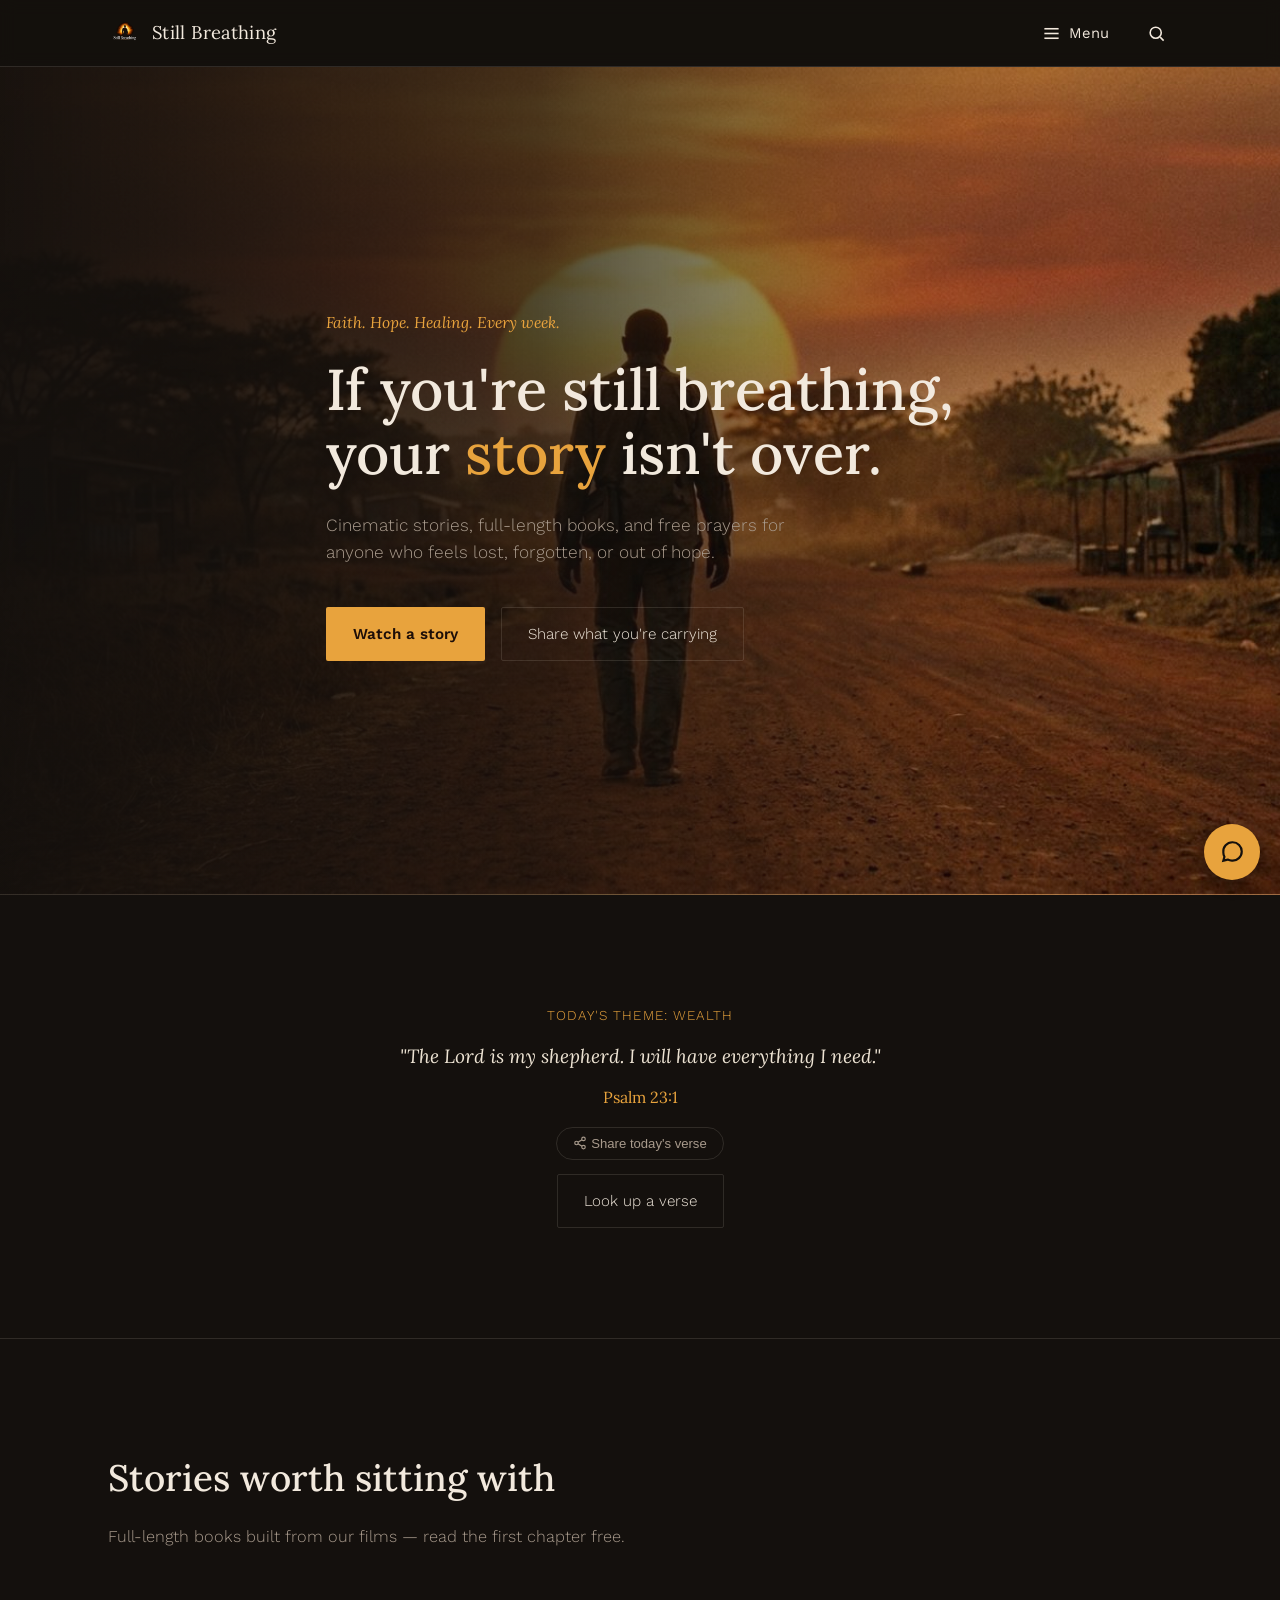
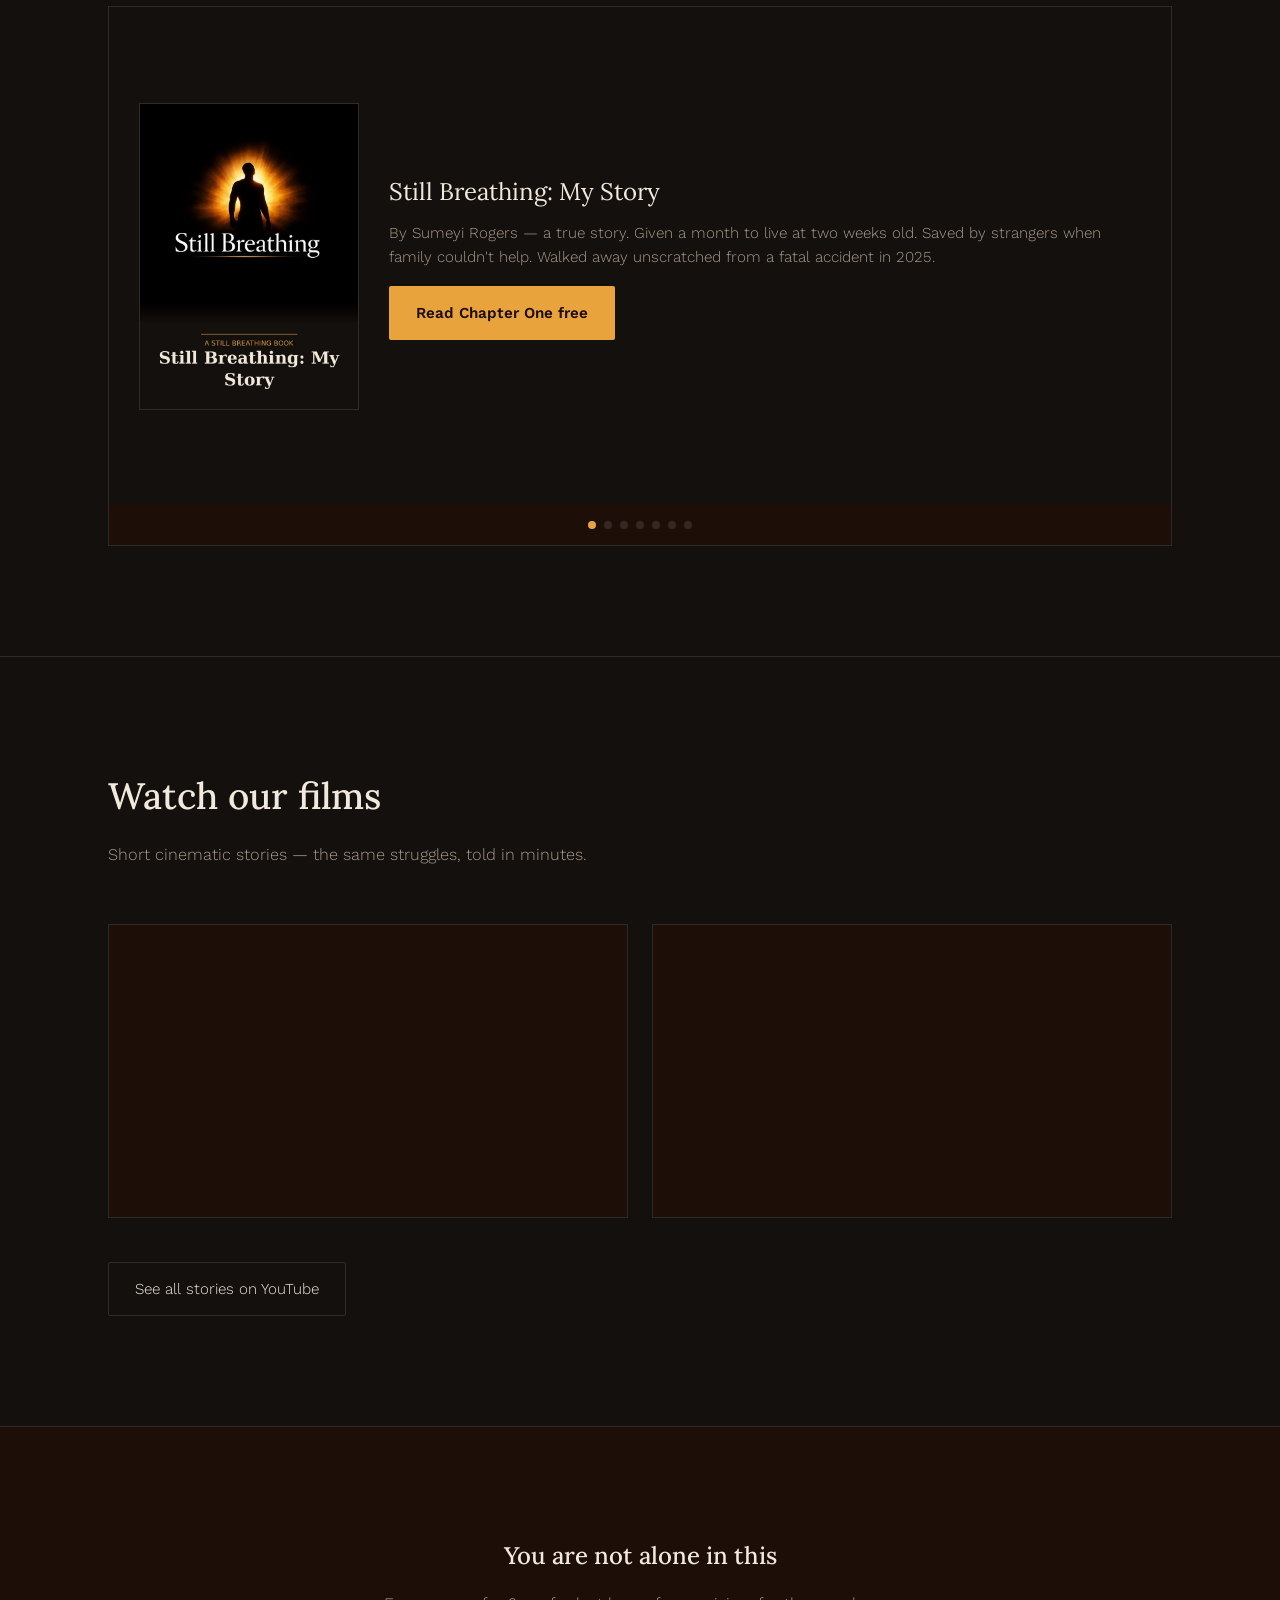
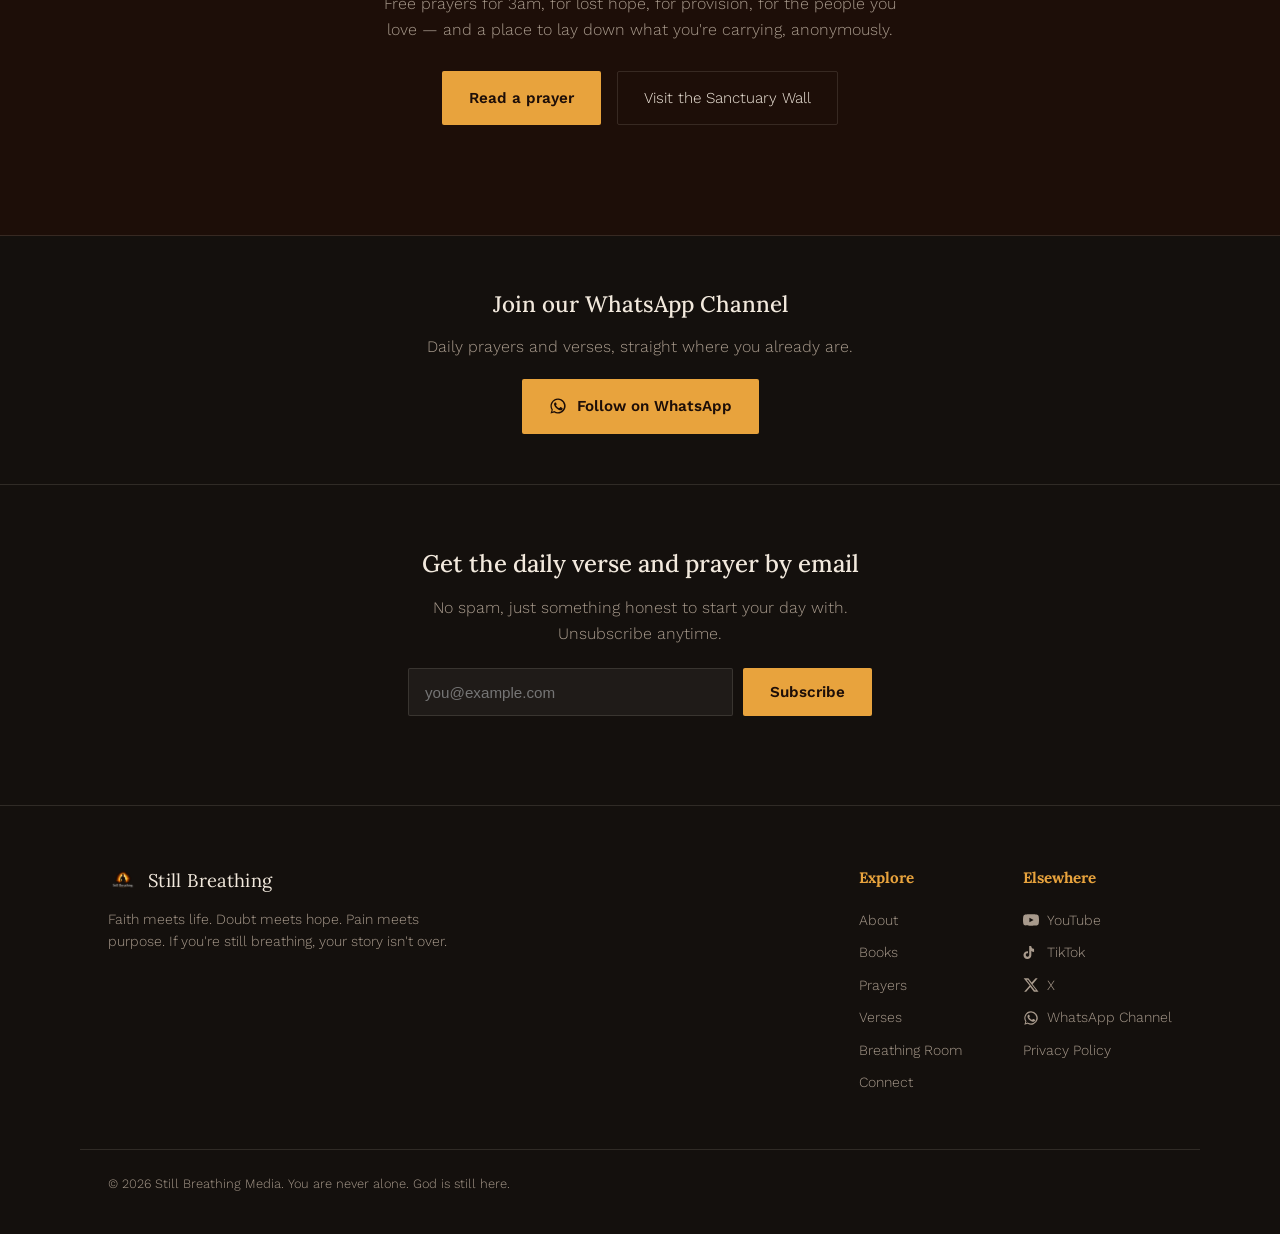
<file: index.html>
<!DOCTYPE html>
<html lang="en">
<head>
<script async src="https://pagead2.googlesyndication.com/pagead/js/adsbygoogle.js?client=ca-pub-6362707259129506" crossorigin="anonymous"></script>
<meta charset="UTF-8">
<meta name="viewport" content="width=device-width, initial-scale=1.0">
<title>Still Breathing Media — Faith. Hope. Healing.</title>
<meta name="description" content="Cinematic stories, books, and free prayers for anyone who feels lost, forgotten, or out of hope. If you're still breathing, your story isn't over.">
<meta property="og:title" content="Still Breathing Media — If you're still breathing, your story isn't over.">
<meta property="og:description" content="Cinematic stories, full-length books, free prayers, and Bible stories for anyone who feels lost, forgotten, or out of hope.">
<meta property="og:image" content="https://still-breathing-media.vercel.app/hero-sunset-road.jpg">
<meta property="og:url" content="https://still-breathing-media.vercel.app/">
<meta property="og:type" content="website">
<meta name="twitter:card" content="summary_large_image">
<meta name="twitter:title" content="Still Breathing Media — If you're still breathing, your story isn't over.">
<meta name="twitter:description" content="Cinematic stories, full-length books, free prayers, and Bible stories for anyone who feels lost, forgotten, or out of hope.">
<meta name="twitter:image" content="https://still-breathing-media.vercel.app/hero-sunset-road.jpg">
<link rel="preconnect" href="https://fonts.googleapis.com">
<link rel="preconnect" href="https://fonts.gstatic.com" crossorigin>
<link href="https://fonts.googleapis.com/css2?family=Lora:ital,wght@0,400;0,500;0,600;1,400&family=Work+Sans:wght@300;400;500;600&display=swap" rel="stylesheet">
<link rel="stylesheet" href="styles.css?v=2">
</head>
<body>

<nav>
  <div class="wrap" style="display:flex;align-items:center;justify-content:space-between;">
    <a href="index.html" class="brand"><img src="logo.png" alt="Still Breathing" style="height:34px;width:auto;"> Still Breathing</a>
    <div style="display:flex;align-items:center;gap:26px;">
      <div class="menu-wrap">
        <button class="menu-toggle" id="menuToggle" aria-label="Menu">
          <svg width="19" height="19" viewBox="0 0 24 24" fill="none" stroke="currentColor" stroke-width="2"><line x1="3" y1="6" x2="21" y2="6"/><line x1="3" y1="12" x2="21" y2="12"/><line x1="3" y1="18" x2="21" y2="18"/></svg>
          Menu
        </button>
        <div class="menu-panel" id="menuPanel">
          <a href="index.html" class="active">Home</a>
          <a href="about.html">About</a>
          <a href="books.html">Books</a>
          <a href="prayers.html">Prayers</a>
          <a href="verses.html">Verses</a>
          <a href="breathing-room.html">Breathing Room</a>
          <a href="connect.html">Connect</a>
        </div>
      </div>
      <div class="search-wrap">
        <button class="search-toggle" id="searchToggle" aria-label="Search">
          <svg width="19" height="19" viewBox="0 0 24 24" fill="none" stroke="currentColor" stroke-width="2"><circle cx="11" cy="11" r="7"/><line x1="21" y1="21" x2="16.65" y2="16.65"/></svg>
        </button>
        <div class="search-panel" id="searchPanel">
          <input type="text" id="searchInput" placeholder="Search stories, prayers, books...">
          <div class="search-results" id="searchResults"></div>
        </div>
      </div>
    </div>
  </div>
</nav>

<section class="hero">
  <div class="wrap hero-inner">
    <p class="kicker">Faith. Hope. Healing. Every week.</p>
    <h1>If you're still breathing,<br>your <span class="glow">story</span> isn't over.</h1>
    <p class="lede">Cinematic stories, full-length books, and free prayers for anyone who feels lost, forgotten, or out of hope.</p>
    <div class="cta-row">
      <a class="btn btn-solid" href="#watch">Watch a story</a>
      <a class="btn btn-ghost" href="connect.html#wall">Share what you're carrying</a>
    </div>
  </div>
</section>

<section id="verse-of-day" style="border-bottom:1px solid var(--line);">
  <div class="wrap" style="text-align:center;max-width:640px;">
    <div style="color:var(--gold);font-size:0.85rem;letter-spacing:0.08em;text-transform:uppercase;margin-bottom:14px;" id="votdTheme">Today's Verse</div>
    <div style="font-family:'Lora',serif;font-style:italic;font-size:1.2rem;color:#EDE3D3;line-height:1.6;" id="votdText"></div>
    <div style="color:var(--gold);margin-top:14px;font-family:'Lora',serif;" id="votdRef"></div>
    <div>
      <button data-share data-share-title="Today's verse from Still Breathing" id="votdShareBtn" style="margin-top:16px;background:none;border:1px solid var(--line);color:var(--muted);padding:8px 16px;border-radius:20px;font-size:0.82rem;cursor:pointer;"><svg width="14" height="14" viewBox="0 0 24 24" fill="none" stroke="currentColor" stroke-width="2" style="vertical-align:-2px;margin-right:4px;"><circle cx="18" cy="5" r="3"/><circle cx="6" cy="12" r="3"/><circle cx="18" cy="19" r="3"/><line x1="8.6" y1="10.6" x2="15.4" y2="6.4"/><line x1="8.6" y1="13.4" x2="15.4" y2="17.6"/></svg>Share today's verse</button>
    </div>
    <a href="verses.html" class="btn btn-ghost" style="margin-top:14px;display:inline-block;">Look up a verse</a>
  </div>
</section>

<section id="carousel-section">
  <div class="wrap">
    <div class="section-head">
      <h2>Stories worth sitting with</h2>
      <p>Full-length books built from our films — read the first chapter free.</p>
    </div>
    <div class="carousel" id="bookCarousel">
      <div class="carousel-track" id="carouselTrack">
        <div class="carousel-slide">
          <img src="cover-still-breathing-my-story.jpg" alt="Still Breathing: My Story">
          <div>
            <div class="cs-title">Still Breathing: My Story</div>
            <div class="cs-desc">By Sumeyi Rogers — a true story. Given a month to live at two weeks old. Saved by strangers when family couldn't help. Walked away unscratched from a fatal accident in 2025.</div>
            <a class="btn btn-solid" href="still-breathing-my-story.html">Read Chapter One free</a>
          </div>
        </div>
        <div class="carousel-slide">
          <img src="cover-note-in-his-pocket.jpg" alt="The Note In His Pocket">
          <div>
            <div class="cs-title">The Note In His Pocket</div>
            <div class="cs-desc">Our first complete book, free in full. She found a note in his jacket. It wasn't from another woman — it was the truth he'd been protecting her from.</div>
            <a class="btn btn-solid" href="note-in-his-pocket.html">Read the full book free</a>
          </div>
        </div>
        <div class="carousel-slide">
          <img src="cover-stopped-waiting.jpg" alt="She Stopped Waiting for Permission">
          <div>
            <div class="cs-title">She Stopped Waiting for Permission</div>
            <div class="cs-desc">The story of the day she became the woman she'd been asking everyone else's permission to be.</div>
            <a class="btn btn-solid" href="stopped-waiting-for-permission.html">Read Chapter One free</a>
          </div>
        </div>
        <div class="carousel-slide">
          <img src="cover-raised-him-alone.jpg" alt="She Raised Him Alone">
          <div>
            <div class="cs-title">She Raised Him Alone</div>
            <div class="cs-desc">Eighteen years of showing up alone, and the words at graduation that made every one of them worth it.</div>
            <a class="btn btn-ghost" href="books.html">View all books</a>
          </div>
        </div>
        <div class="carousel-slide">
          <img src="cover-came-back-with-wife.jpg" alt="He Came Back With A Wife">
          <div>
            <div class="cs-title">He Came Back With A Wife</div>
            <div class="cs-desc">She waited fourteen years for him. What she said when he returned closed one door, and opened another.</div>
            <a class="btn btn-ghost" href="books.html">View all books</a>
          </div>
        </div>
        <div class="carousel-slide">
          <img src="cover-he-saw-the-worst.jpg" alt="He Saw The Worst of You">
          <div>
            <div class="cs-title">He Saw The Worst of You</div>
            <div class="cs-desc">A story about the kind of love that doesn't flinch — grace that sees everything and stays anyway.</div>
            <a class="btn btn-ghost" href="books.html">View all books</a>
          </div>
        </div>
        <div class="carousel-slide">
          <img src="cover-nobody-knew.jpg" alt="Nobody Knew">
          <div>
            <div class="cs-title">Nobody Knew</div>
            <div class="cs-desc">She smiled through every storm. This is the story of what that smile was actually holding together.</div>
            <a class="btn btn-ghost" href="books.html">View all books</a>
          </div>
        </div>
      </div>
      <div class="carousel-dots" id="carouselDots"></div>
    </div>
  </div>
</section>

<section id="watch">
  <div class="wrap">
    <div class="section-head">
      <h2>Watch our films</h2>
      <p>Short cinematic stories — the same struggles, told in minutes.</p>
    </div>
    <div class="film-row">
      <div class="film"><div class="film-thumb"><iframe src="https://www.youtube.com/embed/d1DhC01z_RM" title="Still Breathing story" loading="lazy" allowfullscreen></iframe></div></div>
      <div class="film"><div class="film-thumb"><iframe src="https://www.youtube.com/embed/Ci6hZ-VQzeo" title="Still Breathing story" loading="lazy" allowfullscreen></iframe></div></div>
    </div>
    <div class="watch-more">
      <a class="btn btn-ghost" href="https://youtube.com/@stillbreathing-media" target="_blank" rel="noopener">See all stories on YouTube</a>
    </div>
  </div>
</section>

<section class="sanctuary">
  <div class="wrap" style="text-align:center;max-width:600px;">
    <h2>You are not alone in this</h2>
    <p style="color:var(--muted);margin-top:16px;">Free prayers for 3am, for lost hope, for provision, for the people you love — and a place to lay down what you're carrying, anonymously.</p>
    <div class="cta-row" style="justify-content:center;margin-top:28px;">
      <a class="btn btn-solid" href="prayers.html">Read a prayer</a>
      <a class="btn btn-ghost" href="connect.html#wall">Visit the Sanctuary Wall</a>
    </div>
  </div>
</section>

<section style="border-bottom:1px solid var(--line);padding:50px 0;text-align:center;">
  <div class="wrap" style="max-width:520px;">
    <h2 style="font-family:'Lora',serif;font-size:1.4rem;margin-bottom:12px;">Join our WhatsApp Channel</h2>
    <p style="color:var(--muted);margin-bottom:20px;">Daily prayers and verses, straight where you already are.</p>
    <a href="https://whatsapp.com/channel/0029Vb8vGeH4CrfjfmcAk53d" target="_blank" rel="noopener" class="btn btn-solid" style="display:inline-flex;align-items:center;gap:10px;">
      <svg width="18" height="18" viewBox="0 0 24 24" fill="currentColor"><path d="M17.5 14.4c-.3-.1-1.7-.9-2-1-.3-.1-.5-.1-.7.1-.2.3-.8 1-.9 1.1-.2.2-.3.2-.6.1-.3-.1-1.2-.5-2.3-1.5-.9-.8-1.4-1.7-1.6-2-.2-.3 0-.5.1-.6.1-.1.3-.3.4-.5.1-.1.2-.3.3-.4.1-.2 0-.4 0-.5C10 9 9.6 8 9.4 7.6c-.2-.4-.4-.4-.6-.4h-.5c-.2 0-.5.1-.7.3-.2.3-.9 1-.9 2.3 0 1.3 1 2.6 1.1 2.8.1.2 2 3 4.8 4.3.7.3 1.2.5 1.6.6.7.2 1.3.2 1.8.1.5-.1 1.7-.7 2-1.4.2-.7.2-1.2.2-1.3-.1-.1-.2-.2-.5-.3ZM12 2a10 10 0 0 0-8.5 15.2L2 22l4.9-1.5A10 10 0 1 0 12 2Zm0 18.2c-1.6 0-3.1-.4-4.4-1.2l-.3-.2-3 .9.9-2.9-.2-.3A8.2 8.2 0 1 1 12 20.2Z"/></svg>
      Follow on WhatsApp
    </a>
  </div>
</section>

<section style="border-bottom:1px solid var(--line);padding:60px 0;">
  <div class="wrap" style="text-align:center;max-width:520px;">
    <h2 style="font-family:'Lora',serif;font-size:1.5rem;margin-bottom:12px;">Get the daily verse and prayer by email</h2>
    <p style="color:var(--muted);margin-bottom:22px;">No spam, just something honest to start your day with. Unsubscribe anytime.</p>
    <form id="newsletterForm" style="display:flex;gap:10px;flex-wrap:wrap;justify-content:center;">
      <input type="email" name="email" required placeholder="you@example.com" style="flex:1;min-width:220px;background:rgba(242,233,221,0.05);border:1px solid var(--line);color:var(--cream);padding:12px 16px;border-radius:2px;font-size:0.95rem;">
      <input type="hidden" name="_subject" value="Newsletter signup">
      <input type="hidden" name="type" value="newsletter">
      <button type="submit" class="btn btn-solid">Subscribe</button>
    </form>
    <div id="newsletterStatus" style="color:var(--gold);font-size:0.85rem;margin-top:12px;min-height:1.2em;"></div>
  </div>
</section>

<footer>
  <div class="wrap foot-inner">
    <div class="foot-brand">
      <a href="index.html" class="brand"><img src="logo.png" alt="Still Breathing" style="height:30px;width:auto;"> Still Breathing</a>
      <p>Faith meets life. Doubt meets hope. Pain meets purpose. If you're still breathing, your story isn't over.</p>
    </div>
    <div class="foot-links">
      <div class="foot-col">
        <h4>Explore</h4>
        <a href="about.html">About</a>
        <a href="books.html">Books</a>
        <a href="prayers.html">Prayers</a>
        <a href="verses.html">Verses</a>
        <a href="breathing-room.html">Breathing Room</a>
        <a href="connect.html">Connect</a>
      </div>
      <div class="foot-col">
        <h4>Elsewhere</h4>
        <a href="https://youtube.com/@stillbreathing-media" target="_blank" rel="noopener" style="display:flex;align-items:center;gap:8px;"><svg width="16" height="16" viewBox="0 0 24 24" fill="currentColor"><path d="M23.5 6.2a3 3 0 0 0-2.1-2.1C19.5 3.5 12 3.5 12 3.5s-7.5 0-9.4.6A3 3 0 0 0 .5 6.2 31 31 0 0 0 0 12a31 31 0 0 0 .5 5.8 3 3 0 0 0 2.1 2.1c1.9.6 9.4.6 9.4.6s7.5 0 9.4-.6a3 3 0 0 0 2.1-2.1A31 31 0 0 0 24 12a31 31 0 0 0-.5-5.8ZM9.6 15.5V8.5l6.3 3.5-6.3 3.5Z"/></svg> YouTube</a>
        <a href="https://www.tiktok.com/@stillbreathimed" target="_blank" rel="noopener" style="display:flex;align-items:center;gap:8px;"><svg width="16" height="16" viewBox="0 0 24 24" fill="currentColor"><path d="M16.6 5.8a4.3 4.3 0 0 1-3.1-1.3 4.3 4.3 0 0 1-1.2-2.9h-3v13.4a2.6 2.6 0 1 1-1.8-2.5V9.4a5.9 5.9 0 1 0 5 5.8V9.1a7.3 7.3 0 0 0 4.1 1.3V7.1a4.3 4.3 0 0 1-.03-1.3Z"/></svg> TikTok</a>
        <a href="https://x.com/StillBreathiMed" target="_blank" rel="noopener" style="display:flex;align-items:center;gap:8px;"><svg width="16" height="16" viewBox="0 0 24 24" fill="currentColor"><path d="M18.9 2H22l-7.6 8.7L23.3 22h-6.9l-5.4-7-6.2 7H1.7l8.2-9.3L1 2h7.1l4.9 6.4L18.9 2Zm-1.2 18h1.9L7.4 4h-2l12.3 16Z"/></svg> X</a>
        <a href="https://whatsapp.com/channel/0029Vb8vGeH4CrfjfmcAk53d" target="_blank" rel="noopener" style="display:flex;align-items:center;gap:8px;"><svg width="16" height="16" viewBox="0 0 24 24" fill="currentColor"><path d="M17.5 14.4c-.3-.1-1.7-.9-2-1-.3-.1-.5-.1-.7.1-.2.3-.8 1-.9 1.1-.2.2-.3.2-.6.1-.3-.1-1.2-.5-2.3-1.5-.9-.8-1.4-1.7-1.6-2-.2-.3 0-.5.1-.6.1-.1.3-.3.4-.5.1-.1.2-.3.3-.4.1-.2 0-.4 0-.5C10 9 9.6 8 9.4 7.6c-.2-.4-.4-.4-.6-.4h-.5c-.2 0-.5.1-.7.3-.2.3-.9 1-.9 2.3 0 1.3 1 2.6 1.1 2.8.1.2 2 3 4.8 4.3.7.3 1.2.5 1.6.6.7.2 1.3.2 1.8.1.5-.1 1.7-.7 2-1.4.2-.7.2-1.2.2-1.3-.1-.1-.2-.2-.5-.3ZM12 2a10 10 0 0 0-8.5 15.2L2 22l4.9-1.5A10 10 0 1 0 12 2Zm0 18.2c-1.6 0-3.1-.4-4.4-1.2l-.3-.2-3 .9.9-2.9-.2-.3A8.2 8.2 0 1 1 12 20.2Z"/></svg> WhatsApp Channel</a>
        <a href="privacy.html">Privacy Policy</a>
      </div>
    </div>
  </div>
  <div class="wrap foot-bottom">© 2026 Still Breathing Media. You are never alone. God is still here.</div>
</footer>

<script src="verses.js?v=3"></script>
<script src="search.js?v=4"></script>
<script>
  const votd = sbVerseOfDay();
  document.getElementById('votdTheme').textContent = "Today's theme: " + votd.theme;
  document.getElementById('votdText').textContent = '"' + votd.verse.text + '"';
  document.getElementById('votdRef').textContent = votd.verse.ref;
  document.getElementById('votdShareBtn').dataset.shareText = '"' + votd.verse.text + '" — ' + votd.verse.ref;
</script>
<script>
  const track = document.getElementById('carouselTrack');
  const dotsWrap = document.getElementById('carouselDots');
  const slides = track.children.length;
  let idx = 0;
  for(let i=0;i<slides;i++){
    const d = document.createElement('button');
    if(i===0) d.className='active';
    d.addEventListener('click', () => goTo(i));
    dotsWrap.appendChild(d);
  }
  function goTo(i){
    idx = i;
    track.style.transform = 'translateX(-' + (i*100) + '%)';
    [...dotsWrap.children].forEach((d,j)=> d.className = j===i ? 'active' : '');
  }
  setInterval(() => { goTo((idx+1) % slides); }, 5000);
</script>
<script>
  document.getElementById('newsletterForm').addEventListener('submit', function(e){
    e.preventDefault();
    const form = e.target;
    const status = document.getElementById('newsletterStatus');
    status.textContent = 'Subscribing...';
    fetch('https://formspree.io/f/xaeybovq', {
      method: 'POST', body: new FormData(form), headers: {'Accept':'application/json'}
    }).then(res => {
      status.textContent = res.ok ? "You're in — welcome." : 'Something went wrong, try again.';
      if(res.ok) form.reset();
    }).catch(() => { status.textContent = 'Something went wrong, try again.'; });
  });
</script>

<script src="assistant.js?v=1"></script>
</body>
</html>
</file>
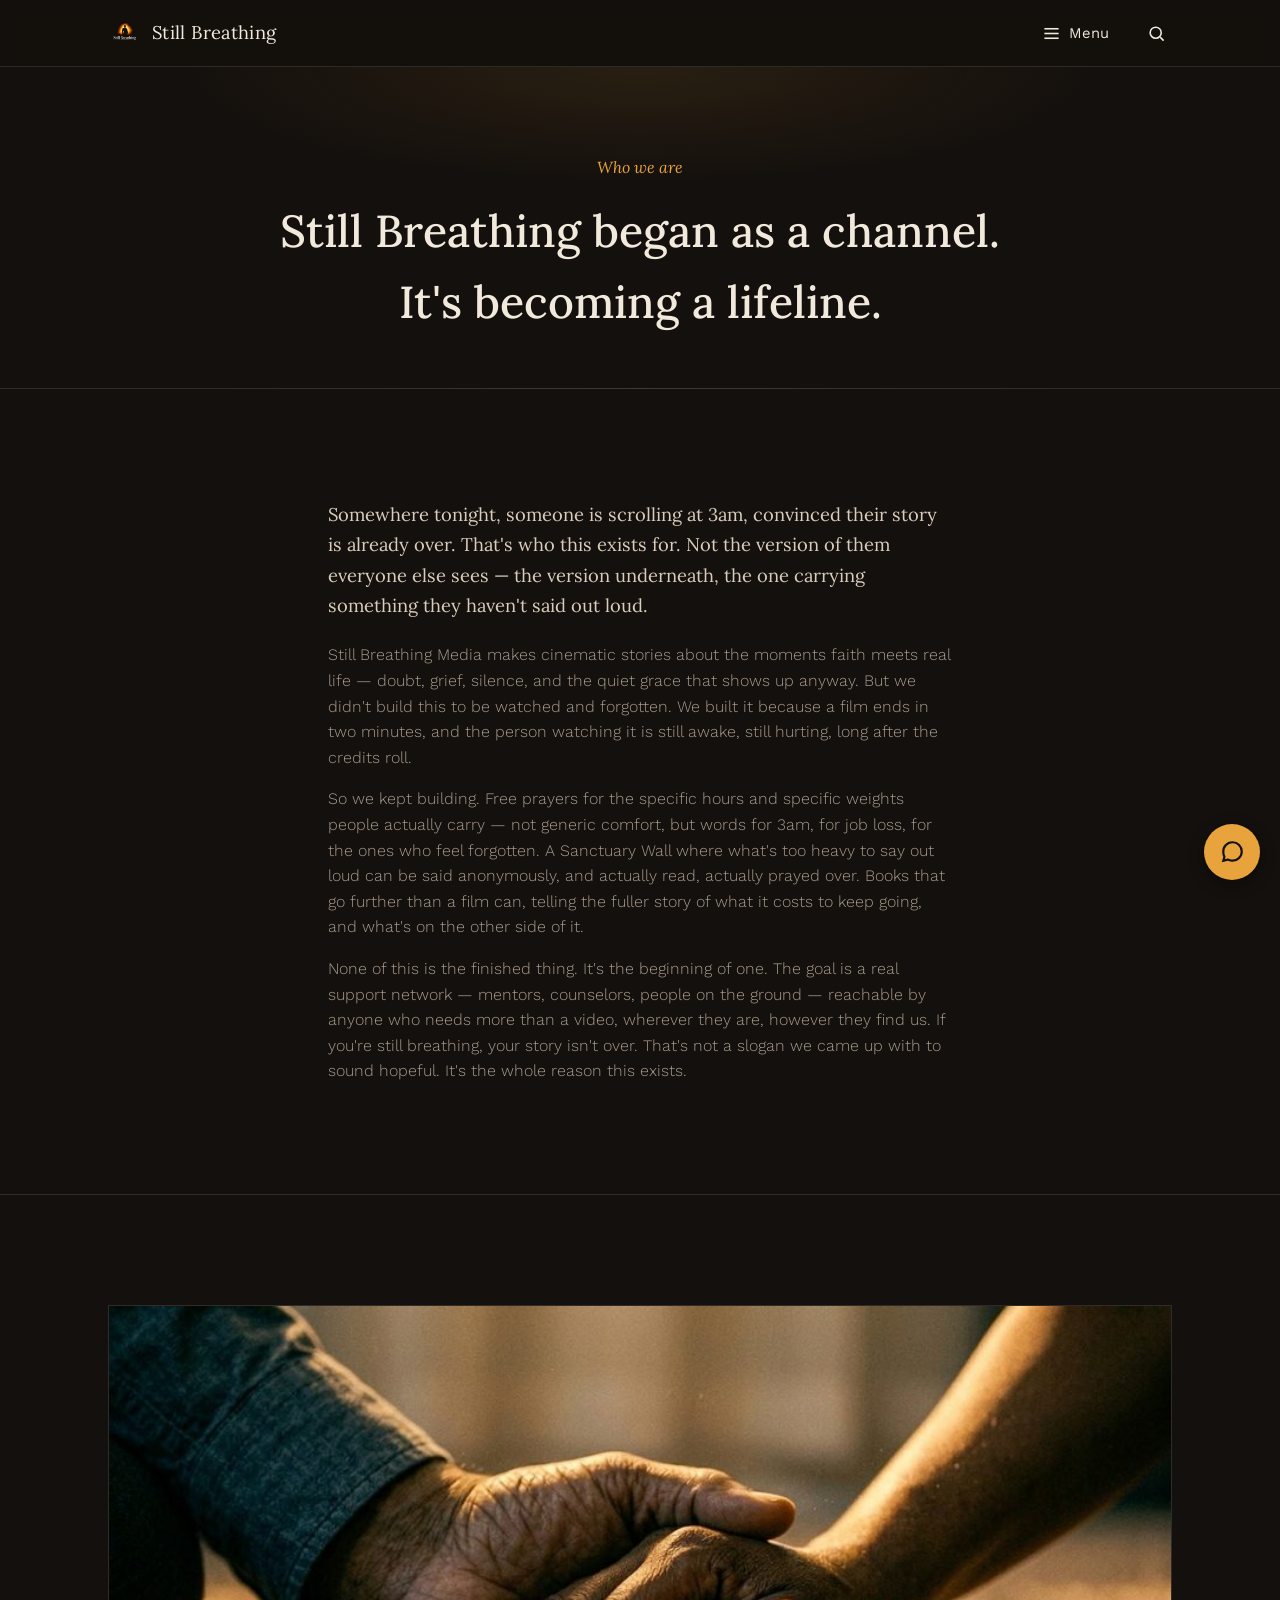
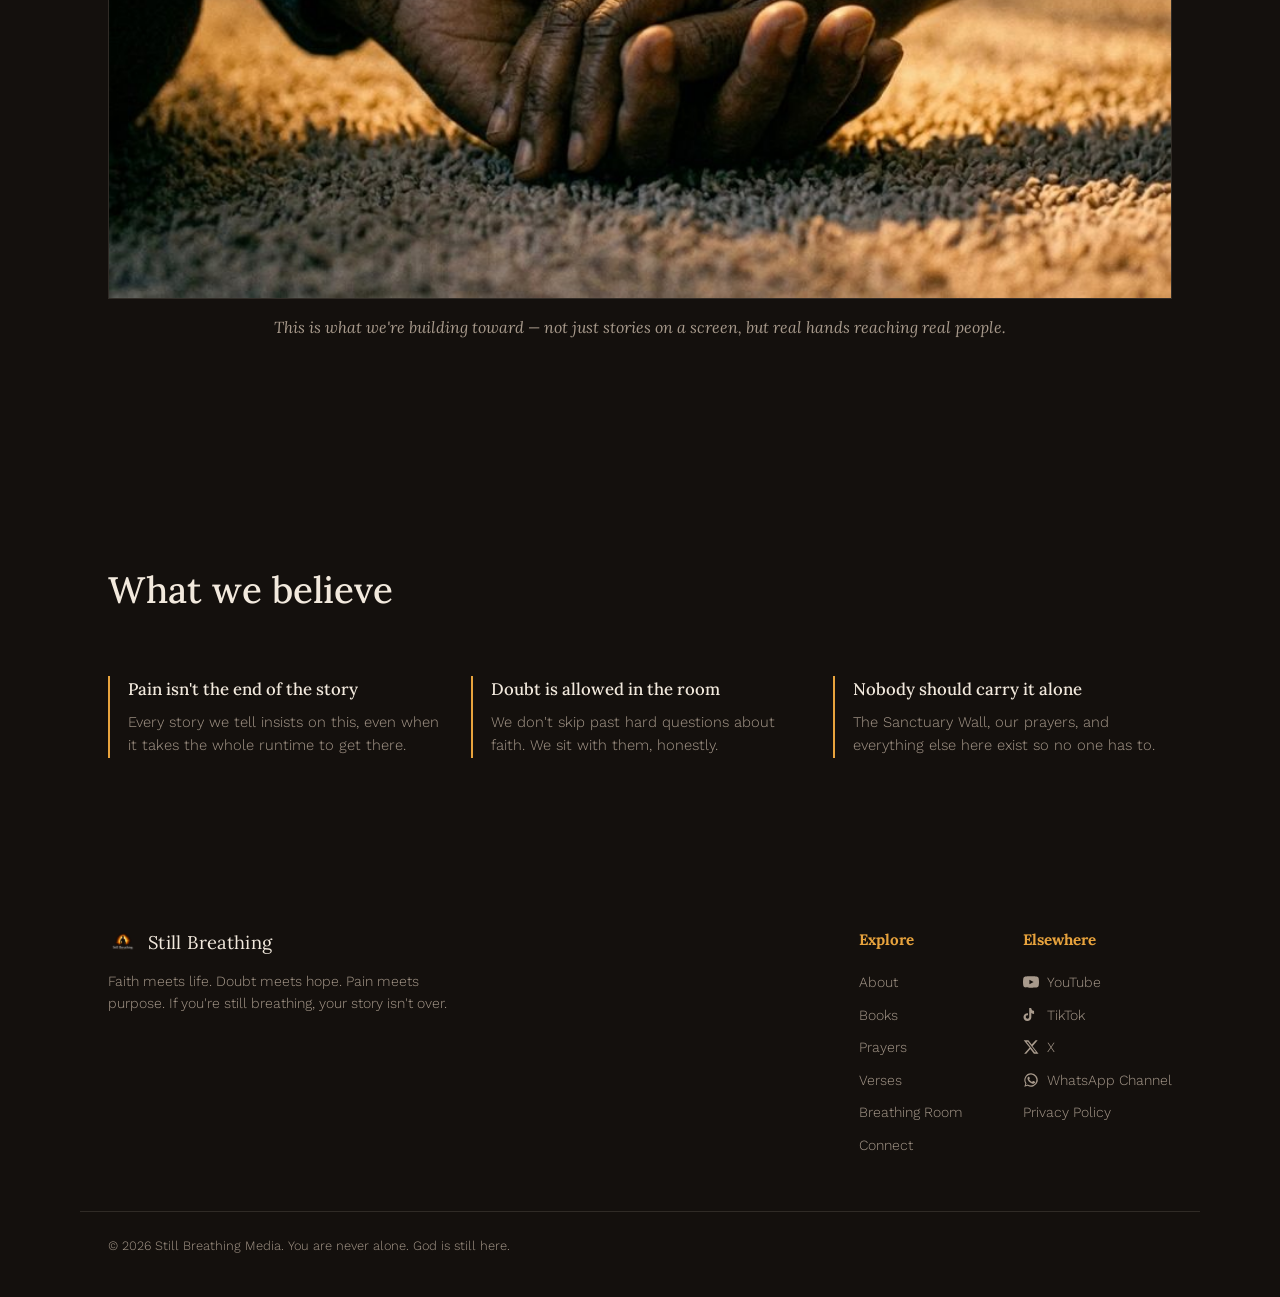
<file: about.html>
<!DOCTYPE html>
<html lang="en">
<head>
<script async src="https://pagead2.googlesyndication.com/pagead/js/adsbygoogle.js?client=ca-pub-6362707259129506" crossorigin="anonymous"></script>
<meta charset="UTF-8">
<meta name="viewport" content="width=device-width, initial-scale=1.0">
<title>About | Still Breathing Media</title>
<meta property="og:title" content="About Still Breathing Media">
<meta property="og:description" content="A real mission to reach anyone who feels lost, forgotten, or out of hope — one story, one prayer at a time.">
<meta property="og:image" content="https://still-breathing-media.vercel.app/hero-sunset-road.jpg">
<meta property="og:url" content="https://still-breathing-media.vercel.app/about.html">
<meta property="og:type" content="website">
<meta name="twitter:card" content="summary_large_image">
<meta name="twitter:title" content="About Still Breathing Media">
<meta name="twitter:description" content="A real mission to reach anyone who feels lost, forgotten, or out of hope — one story, one prayer at a time.">
<meta name="twitter:image" content="https://still-breathing-media.vercel.app/hero-sunset-road.jpg">
<link rel="preconnect" href="https://fonts.googleapis.com">
<link href="https://fonts.googleapis.com/css2?family=Lora:ital,wght@0,400;0,500;0,600;1,400&family=Work+Sans:wght@300;400;500;600&display=swap" rel="stylesheet">
<link rel="stylesheet" href="styles.css?v=2">
</head>
<body>

<nav>
  <div class="wrap" style="display:flex;align-items:center;justify-content:space-between;">
    <a href="index.html" class="brand"><img src="logo.png" alt="Still Breathing" style="height:34px;width:auto;"> Still Breathing</a>
    <div style="display:flex;align-items:center;gap:26px;">
      <div class="menu-wrap">
        <button class="menu-toggle" id="menuToggle" aria-label="Menu">
          <svg width="19" height="19" viewBox="0 0 24 24" fill="none" stroke="currentColor" stroke-width="2"><line x1="3" y1="6" x2="21" y2="6"/><line x1="3" y1="12" x2="21" y2="12"/><line x1="3" y1="18" x2="21" y2="18"/></svg>
          Menu
        </button>
        <div class="menu-panel" id="menuPanel">
          <a href="index.html">Home</a>
          <a href="about.html" class="active">About</a>
          <a href="books.html">Books</a>
          <a href="prayers.html">Prayers</a>
          <a href="verses.html">Verses</a>
          <a href="breathing-room.html">Breathing Room</a>
          <a href="connect.html">Connect</a>
        </div>
      </div>
      <div class="search-wrap">
        <button class="search-toggle" id="searchToggle" aria-label="Search">
          <svg width="19" height="19" viewBox="0 0 24 24" fill="none" stroke="currentColor" stroke-width="2"><circle cx="11" cy="11" r="7"/><line x1="21" y1="21" x2="16.65" y2="16.65"/></svg>
        </button>
        <div class="search-panel" id="searchPanel">
          <input type="text" id="searchInput" placeholder="Search stories, prayers, books...">
          <div class="search-results" id="searchResults"></div>
        </div>
      </div>
    </div>
  </div>
</nav>

<div class="page-hero">
  <div class="wrap">
    <p class="kicker">Who we are</p>
    <h1>Still Breathing began as a channel.<br>It's becoming a lifeline.</h1>
  </div>
</div>

<section>
  <div class="wrap" style="max-width:680px;">
    <p style="color:#D9CCBC;font-size:1.15rem;font-family:'Lora',serif;line-height:1.65;margin-bottom:22px;">
      Somewhere tonight, someone is scrolling at 3am, convinced their story is already over. That's who this exists for. Not the version of them everyone else sees — the version underneath, the one carrying something they haven't said out loud.
    </p>
    <p style="color:var(--muted);margin-bottom:16px;">
      Still Breathing Media makes cinematic stories about the moments faith meets real life — doubt, grief, silence, and the quiet grace that shows up anyway. But we didn't build this to be watched and forgotten. We built it because a film ends in two minutes, and the person watching it is still awake, still hurting, long after the credits roll.
    </p>
    <p style="color:var(--muted);margin-bottom:16px;">
      So we kept building. Free prayers for the specific hours and specific weights people actually carry — not generic comfort, but words for 3am, for job loss, for the ones who feel forgotten. A Sanctuary Wall where what's too heavy to say out loud can be said anonymously, and actually read, actually prayed over. Books that go further than a film can, telling the fuller story of what it costs to keep going, and what's on the other side of it.
    </p>
    <p style="color:var(--muted);">
      None of this is the finished thing. It's the beginning of one. The goal is a real support network — mentors, counselors, people on the ground — reachable by anyone who needs more than a video, wherever they are, however they find us. If you're still breathing, your story isn't over. That's not a slogan we came up with to sound hopeful. It's the whole reason this exists.
    </p>
  </div>
</section>

<section style="border-bottom:none;">
  <div class="wrap">
    <img src="scene-hands-comfort.jpg" alt="A hand reaching to comfort another" style="width:100%;border:1px solid var(--line);margin-bottom:16px;">
    <p style="text-align:center;color:var(--muted);font-style:italic;font-family:'Lora',serif;">This is what we're building toward — not just stories on a screen, but real hands reaching real people.</p>
  </div>
</section>

<section style="border-bottom:none;">
  <div class="wrap">
    <div class="section-head">
      <h2>What we believe</h2>
    </div>
    <div class="value-grid">
      <div class="value-card">
        <h3>Pain isn't the end of the story</h3>
        <p>Every story we tell insists on this, even when it takes the whole runtime to get there.</p>
      </div>
      <div class="value-card">
        <h3>Doubt is allowed in the room</h3>
        <p>We don't skip past hard questions about faith. We sit with them, honestly.</p>
      </div>
      <div class="value-card">
        <h3>Nobody should carry it alone</h3>
        <p>The Sanctuary Wall, our prayers, and everything else here exist so no one has to.</p>
      </div>
    </div>
  </div>
</section>

<footer>
  <div class="wrap foot-inner">
    <div class="foot-brand">
      <a href="index.html" class="brand"><img src="logo.png" alt="Still Breathing" style="height:30px;width:auto;"> Still Breathing</a>
      <p>Faith meets life. Doubt meets hope. Pain meets purpose. If you're still breathing, your story isn't over.</p>
    </div>
    <div class="foot-links">
      <div class="foot-col">
        <h4>Explore</h4>
        <a href="about.html">About</a>
        <a href="books.html">Books</a>
        <a href="prayers.html">Prayers</a>
        <a href="verses.html">Verses</a>
        <a href="breathing-room.html">Breathing Room</a>
        <a href="connect.html">Connect</a>
      </div>
      <div class="foot-col">
        <h4>Elsewhere</h4>
        <a href="https://youtube.com/@stillbreathing-media" target="_blank" rel="noopener" style="display:flex;align-items:center;gap:8px;"><svg width="16" height="16" viewBox="0 0 24 24" fill="currentColor"><path d="M23.5 6.2a3 3 0 0 0-2.1-2.1C19.5 3.5 12 3.5 12 3.5s-7.5 0-9.4.6A3 3 0 0 0 .5 6.2 31 31 0 0 0 0 12a31 31 0 0 0 .5 5.8 3 3 0 0 0 2.1 2.1c1.9.6 9.4.6 9.4.6s7.5 0 9.4-.6a3 3 0 0 0 2.1-2.1A31 31 0 0 0 24 12a31 31 0 0 0-.5-5.8ZM9.6 15.5V8.5l6.3 3.5-6.3 3.5Z"/></svg> YouTube</a>
        <a href="https://www.tiktok.com/@stillbreathimed" target="_blank" rel="noopener" style="display:flex;align-items:center;gap:8px;"><svg width="16" height="16" viewBox="0 0 24 24" fill="currentColor"><path d="M16.6 5.8a4.3 4.3 0 0 1-3.1-1.3 4.3 4.3 0 0 1-1.2-2.9h-3v13.4a2.6 2.6 0 1 1-1.8-2.5V9.4a5.9 5.9 0 1 0 5 5.8V9.1a7.3 7.3 0 0 0 4.1 1.3V7.1a4.3 4.3 0 0 1-.03-1.3Z"/></svg> TikTok</a>
        <a href="https://x.com/StillBreathiMed" target="_blank" rel="noopener" style="display:flex;align-items:center;gap:8px;"><svg width="16" height="16" viewBox="0 0 24 24" fill="currentColor"><path d="M18.9 2H22l-7.6 8.7L23.3 22h-6.9l-5.4-7-6.2 7H1.7l8.2-9.3L1 2h7.1l4.9 6.4L18.9 2Zm-1.2 18h1.9L7.4 4h-2l12.3 16Z"/></svg> X</a>
        <a href="https://whatsapp.com/channel/0029Vb8vGeH4CrfjfmcAk53d" target="_blank" rel="noopener" style="display:flex;align-items:center;gap:8px;"><svg width="16" height="16" viewBox="0 0 24 24" fill="currentColor"><path d="M17.5 14.4c-.3-.1-1.7-.9-2-1-.3-.1-.5-.1-.7.1-.2.3-.8 1-.9 1.1-.2.2-.3.2-.6.1-.3-.1-1.2-.5-2.3-1.5-.9-.8-1.4-1.7-1.6-2-.2-.3 0-.5.1-.6.1-.1.3-.3.4-.5.1-.1.2-.3.3-.4.1-.2 0-.4 0-.5C10 9 9.6 8 9.4 7.6c-.2-.4-.4-.4-.6-.4h-.5c-.2 0-.5.1-.7.3-.2.3-.9 1-.9 2.3 0 1.3 1 2.6 1.1 2.8.1.2 2 3 4.8 4.3.7.3 1.2.5 1.6.6.7.2 1.3.2 1.8.1.5-.1 1.7-.7 2-1.4.2-.7.2-1.2.2-1.3-.1-.1-.2-.2-.5-.3ZM12 2a10 10 0 0 0-8.5 15.2L2 22l4.9-1.5A10 10 0 1 0 12 2Zm0 18.2c-1.6 0-3.1-.4-4.4-1.2l-.3-.2-3 .9.9-2.9-.2-.3A8.2 8.2 0 1 1 12 20.2Z"/></svg> WhatsApp Channel</a>
        <a href="privacy.html">Privacy Policy</a>
      </div>
    </div>
  </div>
  <div class="wrap foot-bottom">© 2026 Still Breathing Media. You are never alone. God is still here.</div>
</footer>

<script src="search.js?v=4"></script>
<script src="assistant.js?v=1"></script>
</body>
</html>
</file>
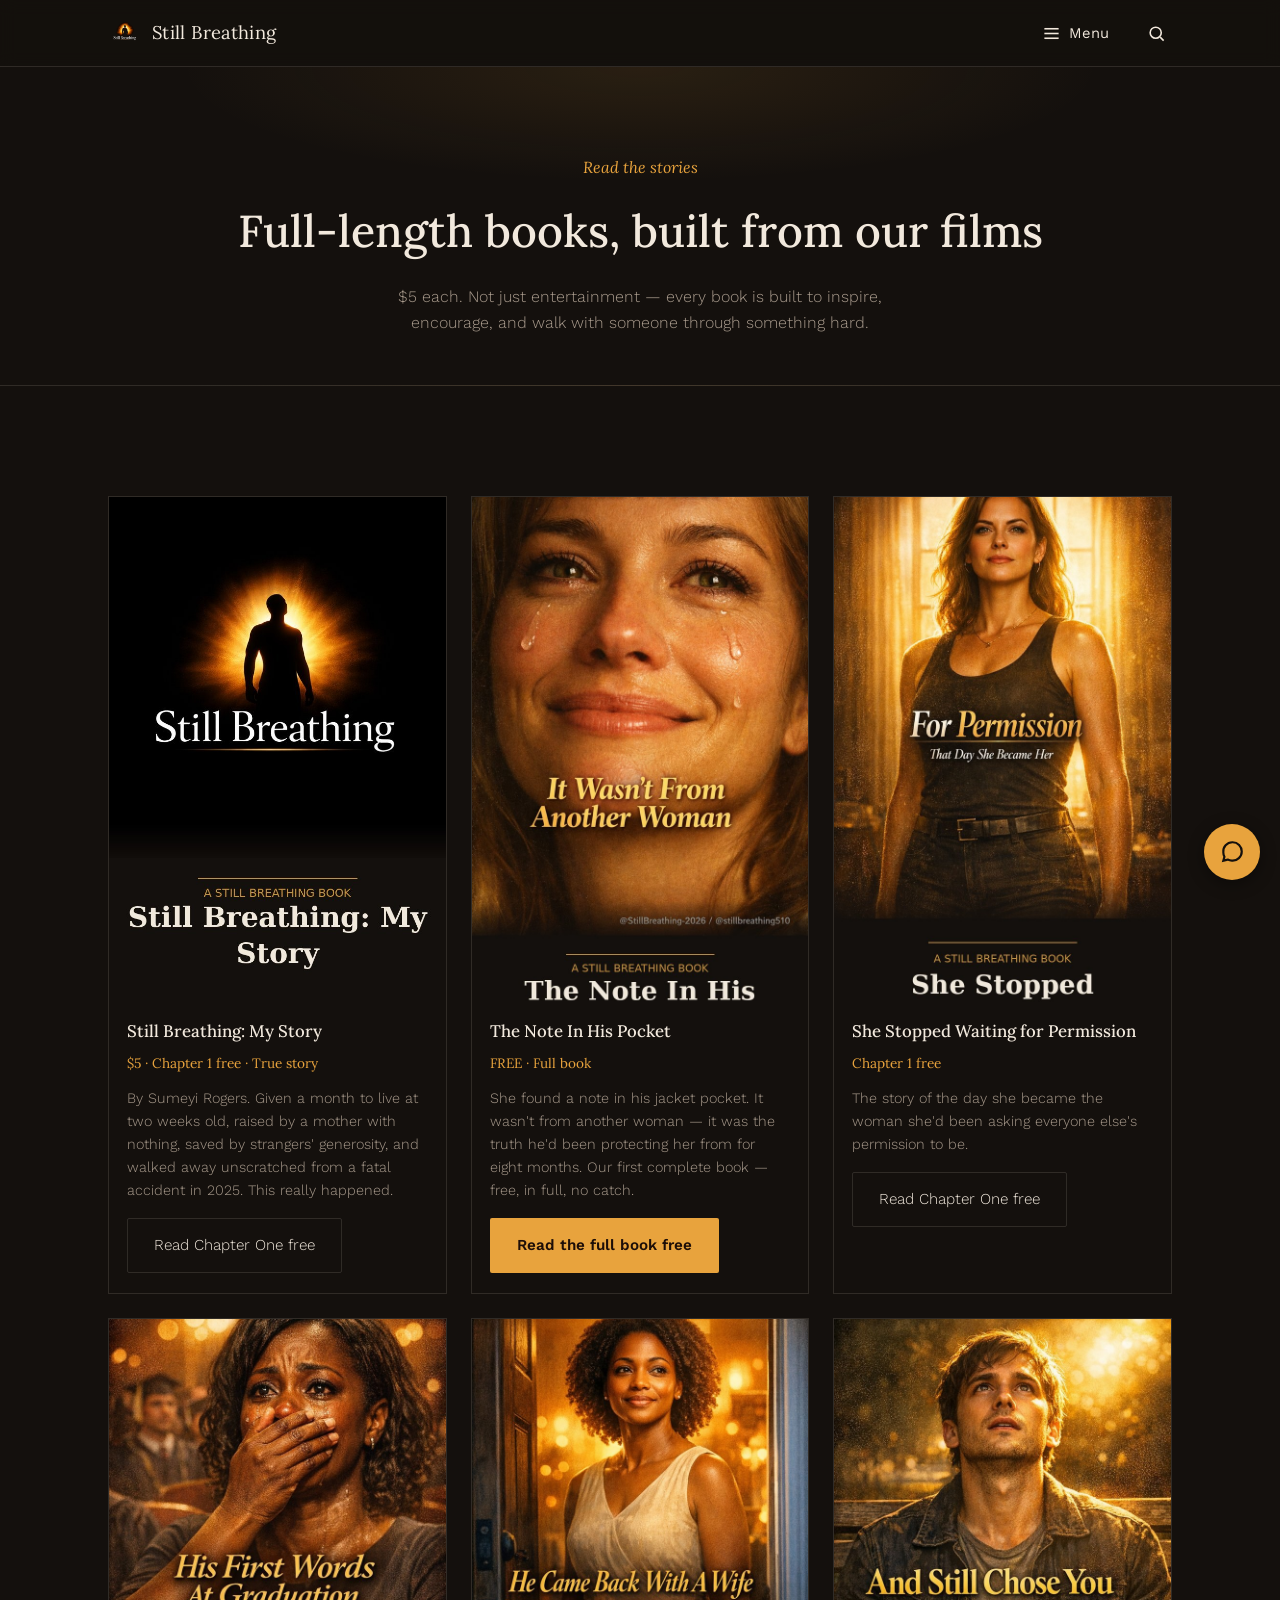
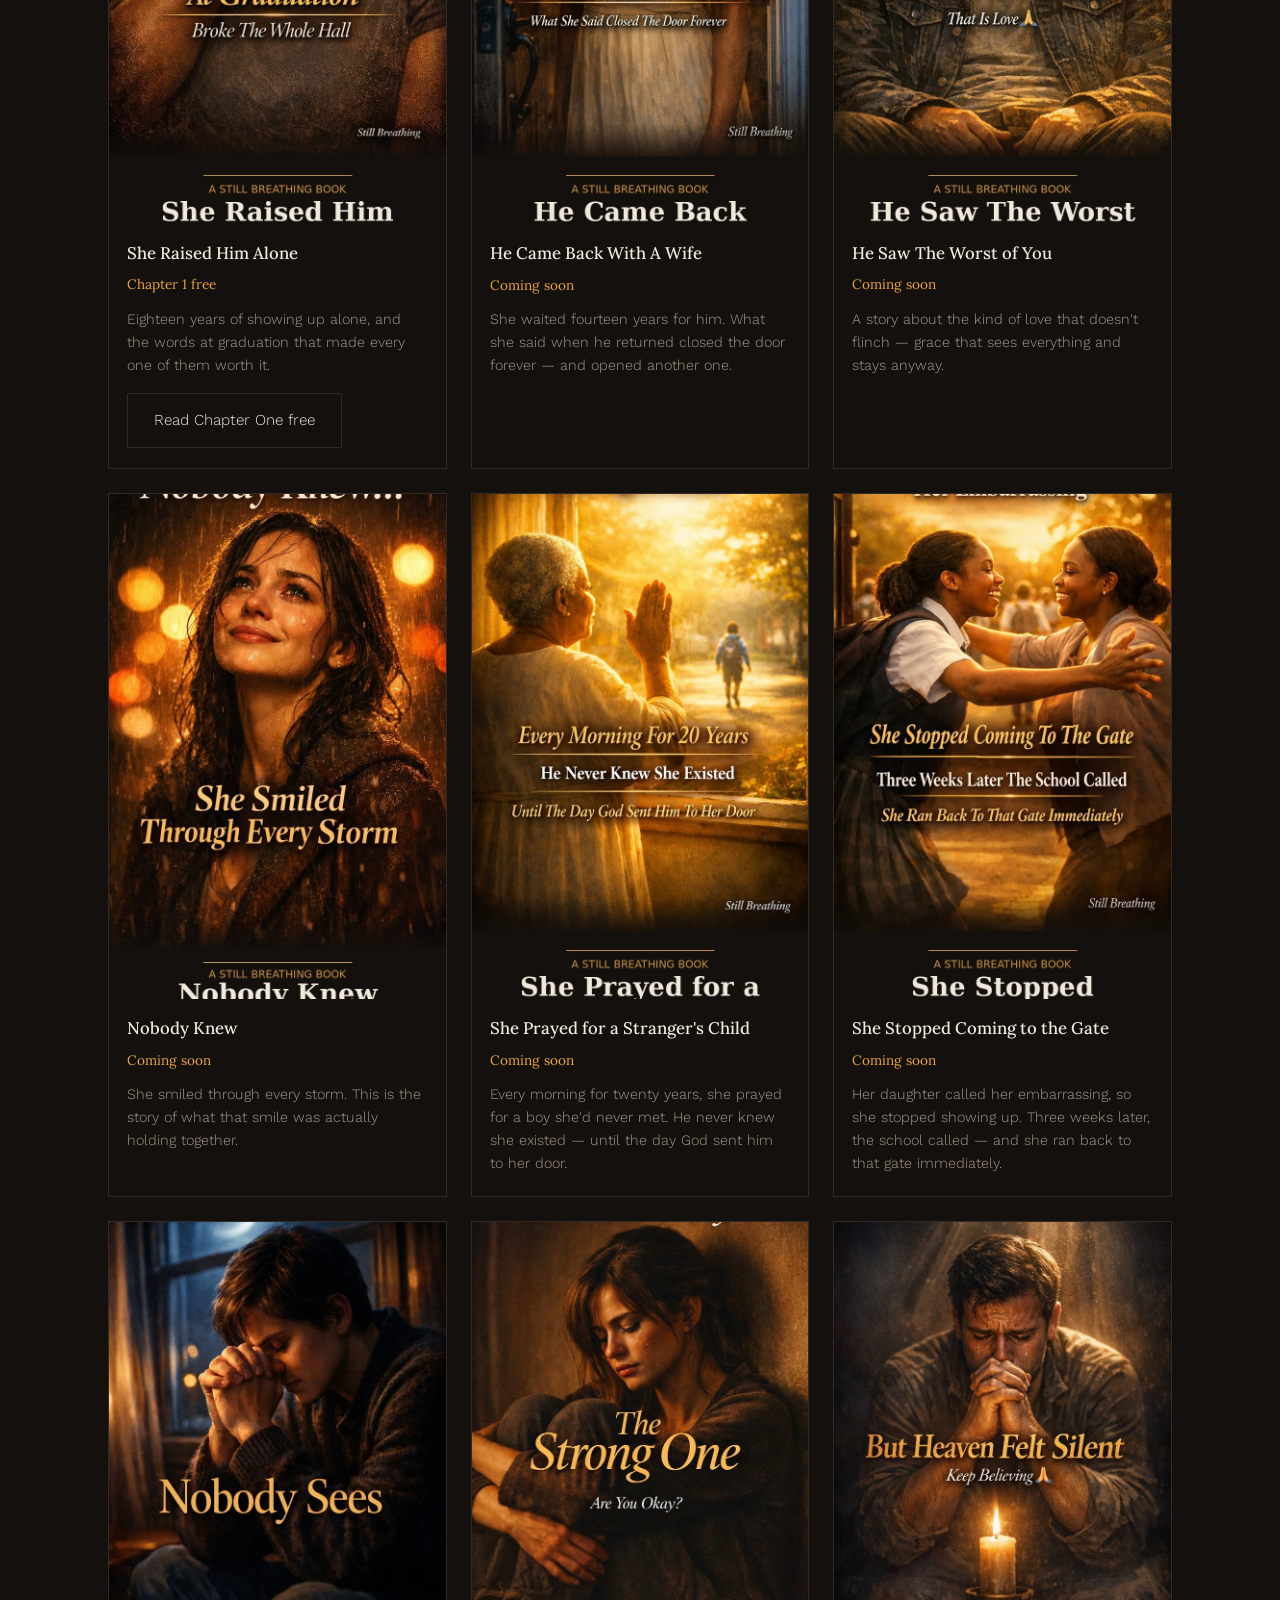
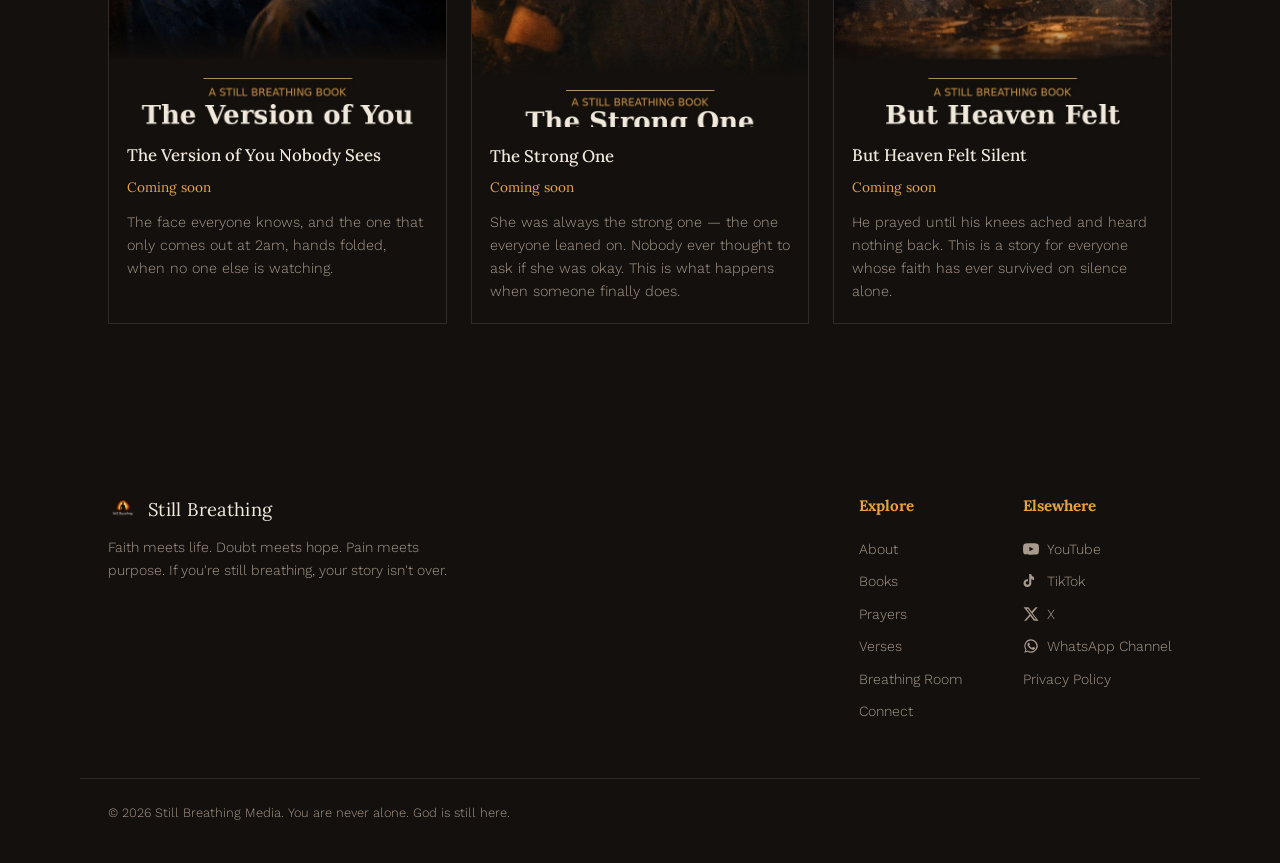
<file: books.html>
<!DOCTYPE html>
<html lang="en">
<head>
<script async src="https://pagead2.googlesyndication.com/pagead/js/adsbygoogle.js?client=ca-pub-6362707259129506" crossorigin="anonymous"></script>
<meta charset="UTF-8">
<meta name="viewport" content="width=device-width, initial-scale=1.0">
<title>Books | Still Breathing Media</title>
<meta property="og:title" content="Books — Still Breathing Media">
<meta property="og:description" content="Full-length books built to inspire, encourage, and walk with you through something hard. Some free, some $5.">
<meta property="og:image" content="https://still-breathing-media.vercel.app/cover-note-in-his-pocket.jpg">
<meta property="og:url" content="https://still-breathing-media.vercel.app/books.html">
<meta property="og:type" content="website">
<meta name="twitter:card" content="summary_large_image">
<meta name="twitter:title" content="Books — Still Breathing Media">
<meta name="twitter:description" content="Full-length books built to inspire, encourage, and walk with you through something hard. Some free, some $5.">
<meta name="twitter:image" content="https://still-breathing-media.vercel.app/cover-note-in-his-pocket.jpg">
<link rel="preconnect" href="https://fonts.googleapis.com">
<link href="https://fonts.googleapis.com/css2?family=Lora:ital,wght@0,400;0,500;0,600;1,400&family=Work+Sans:wght@300;400;500;600&display=swap" rel="stylesheet">
<link rel="stylesheet" href="styles.css?v=2">
</head>
<body>

<nav>
  <div class="wrap" style="display:flex;align-items:center;justify-content:space-between;">
    <a href="index.html" class="brand"><img src="logo.png" alt="Still Breathing" style="height:34px;width:auto;"> Still Breathing</a>
    <div style="display:flex;align-items:center;gap:26px;">
      <div class="menu-wrap">
        <button class="menu-toggle" id="menuToggle" aria-label="Menu">
          <svg width="19" height="19" viewBox="0 0 24 24" fill="none" stroke="currentColor" stroke-width="2"><line x1="3" y1="6" x2="21" y2="6"/><line x1="3" y1="12" x2="21" y2="12"/><line x1="3" y1="18" x2="21" y2="18"/></svg>
          Menu
        </button>
        <div class="menu-panel" id="menuPanel">
          <a href="index.html">Home</a>
          <a href="about.html">About</a>
          <a href="books.html" class="active">Books</a>
          <a href="prayers.html">Prayers</a>
          <a href="verses.html">Verses</a>
          <a href="breathing-room.html">Breathing Room</a>
          <a href="connect.html">Connect</a>
        </div>
      </div>
      <div class="search-wrap">
        <button class="search-toggle" id="searchToggle" aria-label="Search">
          <svg width="19" height="19" viewBox="0 0 24 24" fill="none" stroke="currentColor" stroke-width="2"><circle cx="11" cy="11" r="7"/><line x1="21" y1="21" x2="16.65" y2="16.65"/></svg>
        </button>
        <div class="search-panel" id="searchPanel">
          <input type="text" id="searchInput" placeholder="Search stories, prayers, books...">
          <div class="search-results" id="searchResults"></div>
        </div>
      </div>
    </div>
  </div>
</nav>

<div class="page-hero">
  <div class="wrap">
    <p class="kicker">Read the stories</p>
    <h1>Full-length books, built from our films</h1>
    <p>$5 each. Not just entertainment — every book is built to inspire, encourage, and walk with someone through something hard.</p>
  </div>
</div>

<section style="border-bottom:none;">
  <div class="wrap">
    <div class="book-grid">
      <div class="book-card">
        <img src="cover-still-breathing-my-story.jpg" alt="Still Breathing: My Story">
        <div class="bc-body">
          <h3>Still Breathing: My Story</h3>
          <div class="price">$5 · Chapter 1 free · True story</div>
          <p style="color:var(--muted);font-size:0.9rem;margin-bottom:16px;">By Sumeyi Rogers. Given a month to live at two weeks old, raised by a mother with nothing, saved by strangers' generosity, and walked away unscratched from a fatal accident in 2025. This really happened.</p>
          <a class="btn btn-ghost" href="still-breathing-my-story.html">Read Chapter One free</a>
        </div>
      </div>
      <div class="book-card">
        <img src="cover-note-in-his-pocket.jpg" alt="The Note In His Pocket">
        <div class="bc-body">
          <h3>The Note In His Pocket</h3>
          <div class="price">FREE · Full book</div>
          <p style="color:var(--muted);font-size:0.9rem;margin-bottom:16px;">She found a note in his jacket pocket. It wasn't from another woman — it was the truth he'd been protecting her from for eight months. Our first complete book — free, in full, no catch.</p>
          <a class="btn btn-solid" href="note-in-his-pocket.html">Read the full book free</a>
        </div>
      </div>
      <div class="book-card">
        <img src="cover-stopped-waiting.jpg" alt="She Stopped Waiting for Permission">
        <div class="bc-body">
          <h3>She Stopped Waiting for Permission</h3>
          <div class="price">Chapter 1 free</div>
          <p style="color:var(--muted);font-size:0.9rem;margin-bottom:16px;">The story of the day she became the woman she'd been asking everyone else's permission to be.</p>
          <a class="btn btn-ghost" href="stopped-waiting-for-permission.html">Read Chapter One free</a>
        </div>
      </div>
      <div class="book-card">
        <img src="cover-raised-him-alone.jpg" alt="She Raised Him Alone">
        <div class="bc-body">
          <h3>She Raised Him Alone</h3>
          <div class="price">Chapter 1 free</div>
          <p style="color:var(--muted);font-size:0.9rem;margin-bottom:16px;">Eighteen years of showing up alone, and the words at graduation that made every one of them worth it.</p>
          <a class="btn btn-ghost" href="raised-him-alone.html">Read Chapter One free</a>
        </div>
      </div>
      <div class="book-card">
        <img src="cover-came-back-with-wife.jpg" alt="He Came Back With A Wife">
        <div class="bc-body">
          <h3>He Came Back With A Wife</h3>
          <div class="price">Coming soon</div>
          <p style="color:var(--muted);font-size:0.9rem;">She waited fourteen years for him. What she said when he returned closed the door forever — and opened another one.</p>
        </div>
      </div>
      <div class="book-card">
        <img src="cover-he-saw-the-worst.jpg" alt="He Saw The Worst of You">
        <div class="bc-body">
          <h3>He Saw The Worst of You</h3>
          <div class="price">Coming soon</div>
          <p style="color:var(--muted);font-size:0.9rem;">A story about the kind of love that doesn't flinch — grace that sees everything and stays anyway.</p>
        </div>
      </div>
      <div class="book-card">
        <img src="cover-nobody-knew.jpg" alt="Nobody Knew">
        <div class="bc-body">
          <h3>Nobody Knew</h3>
          <div class="price">Coming soon</div>
          <p style="color:var(--muted);font-size:0.9rem;">She smiled through every storm. This is the story of what that smile was actually holding together.</p>
        </div>
      </div>
      <div class="book-card">
        <img src="cover-strangers-child.jpg" alt="She Prayed for a Stranger's Child">
        <div class="bc-body">
          <h3>She Prayed for a Stranger's Child</h3>
          <div class="price">Coming soon</div>
          <p style="color:var(--muted);font-size:0.9rem;">Every morning for twenty years, she prayed for a boy she'd never met. He never knew she existed — until the day God sent him to her door.</p>
        </div>
      </div>
      <div class="book-card">
        <img src="cover-stopped-coming-gate.jpg" alt="She Stopped Coming to the Gate">
        <div class="bc-body">
          <h3>She Stopped Coming to the Gate</h3>
          <div class="price">Coming soon</div>
          <p style="color:var(--muted);font-size:0.9rem;">Her daughter called her embarrassing, so she stopped showing up. Three weeks later, the school called — and she ran back to that gate immediately.</p>
        </div>
      </div>
      <div class="book-card">
        <img src="cover-version-nobody-sees.jpg" alt="The Version of You Nobody Sees">
        <div class="bc-body">
          <h3>The Version of You Nobody Sees</h3>
          <div class="price">Coming soon</div>
          <p style="color:var(--muted);font-size:0.9rem;">The face everyone knows, and the one that only comes out at 2am, hands folded, when no one else is watching.</p>
        </div>
      </div>
      <div class="book-card">
        <img src="cover-the-strong-one.jpg" alt="The Strong One">
        <div class="bc-body">
          <h3>The Strong One</h3>
          <div class="price">Coming soon</div>
          <p style="color:var(--muted);font-size:0.9rem;">She was always the strong one — the one everyone leaned on. Nobody ever thought to ask if she was okay. This is what happens when someone finally does.</p>
        </div>
      </div>
      <div class="book-card">
        <img src="cover-heaven-felt-silent.jpg" alt="But Heaven Felt Silent">
        <div class="bc-body">
          <h3>But Heaven Felt Silent</h3>
          <div class="price">Coming soon</div>
          <p style="color:var(--muted);font-size:0.9rem;">He prayed until his knees ached and heard nothing back. This is a story for everyone whose faith has ever survived on silence alone.</p>
        </div>
      </div>
    </div>
  </div>
</section>

<footer>
  <div class="wrap foot-inner">
    <div class="foot-brand">
      <a href="index.html" class="brand"><img src="logo.png" alt="Still Breathing" style="height:30px;width:auto;"> Still Breathing</a>
      <p>Faith meets life. Doubt meets hope. Pain meets purpose. If you're still breathing, your story isn't over.</p>
    </div>
    <div class="foot-links">
      <div class="foot-col">
        <h4>Explore</h4>
        <a href="about.html">About</a>
        <a href="books.html">Books</a>
        <a href="prayers.html">Prayers</a>
        <a href="verses.html">Verses</a>
        <a href="breathing-room.html">Breathing Room</a>
        <a href="connect.html">Connect</a>
      </div>
      <div class="foot-col">
        <h4>Elsewhere</h4>
        <a href="https://youtube.com/@stillbreathing-media" target="_blank" rel="noopener" style="display:flex;align-items:center;gap:8px;"><svg width="16" height="16" viewBox="0 0 24 24" fill="currentColor"><path d="M23.5 6.2a3 3 0 0 0-2.1-2.1C19.5 3.5 12 3.5 12 3.5s-7.5 0-9.4.6A3 3 0 0 0 .5 6.2 31 31 0 0 0 0 12a31 31 0 0 0 .5 5.8 3 3 0 0 0 2.1 2.1c1.9.6 9.4.6 9.4.6s7.5 0 9.4-.6a3 3 0 0 0 2.1-2.1A31 31 0 0 0 24 12a31 31 0 0 0-.5-5.8ZM9.6 15.5V8.5l6.3 3.5-6.3 3.5Z"/></svg> YouTube</a>
        <a href="https://www.tiktok.com/@stillbreathimed" target="_blank" rel="noopener" style="display:flex;align-items:center;gap:8px;"><svg width="16" height="16" viewBox="0 0 24 24" fill="currentColor"><path d="M16.6 5.8a4.3 4.3 0 0 1-3.1-1.3 4.3 4.3 0 0 1-1.2-2.9h-3v13.4a2.6 2.6 0 1 1-1.8-2.5V9.4a5.9 5.9 0 1 0 5 5.8V9.1a7.3 7.3 0 0 0 4.1 1.3V7.1a4.3 4.3 0 0 1-.03-1.3Z"/></svg> TikTok</a>
        <a href="https://x.com/StillBreathiMed" target="_blank" rel="noopener" style="display:flex;align-items:center;gap:8px;"><svg width="16" height="16" viewBox="0 0 24 24" fill="currentColor"><path d="M18.9 2H22l-7.6 8.7L23.3 22h-6.9l-5.4-7-6.2 7H1.7l8.2-9.3L1 2h7.1l4.9 6.4L18.9 2Zm-1.2 18h1.9L7.4 4h-2l12.3 16Z"/></svg> X</a>
        <a href="https://whatsapp.com/channel/0029Vb8vGeH4CrfjfmcAk53d" target="_blank" rel="noopener" style="display:flex;align-items:center;gap:8px;"><svg width="16" height="16" viewBox="0 0 24 24" fill="currentColor"><path d="M17.5 14.4c-.3-.1-1.7-.9-2-1-.3-.1-.5-.1-.7.1-.2.3-.8 1-.9 1.1-.2.2-.3.2-.6.1-.3-.1-1.2-.5-2.3-1.5-.9-.8-1.4-1.7-1.6-2-.2-.3 0-.5.1-.6.1-.1.3-.3.4-.5.1-.1.2-.3.3-.4.1-.2 0-.4 0-.5C10 9 9.6 8 9.4 7.6c-.2-.4-.4-.4-.6-.4h-.5c-.2 0-.5.1-.7.3-.2.3-.9 1-.9 2.3 0 1.3 1 2.6 1.1 2.8.1.2 2 3 4.8 4.3.7.3 1.2.5 1.6.6.7.2 1.3.2 1.8.1.5-.1 1.7-.7 2-1.4.2-.7.2-1.2.2-1.3-.1-.1-.2-.2-.5-.3ZM12 2a10 10 0 0 0-8.5 15.2L2 22l4.9-1.5A10 10 0 1 0 12 2Zm0 18.2c-1.6 0-3.1-.4-4.4-1.2l-.3-.2-3 .9.9-2.9-.2-.3A8.2 8.2 0 1 1 12 20.2Z"/></svg> WhatsApp Channel</a>
        <a href="privacy.html">Privacy Policy</a>
      </div>
    </div>
  </div>
  <div class="wrap foot-bottom">© 2026 Still Breathing Media. You are never alone. God is still here.</div>
</footer>

<script src="search.js?v=4"></script>
<script src="assistant.js?v=1"></script>
</body>
</html>
</file>
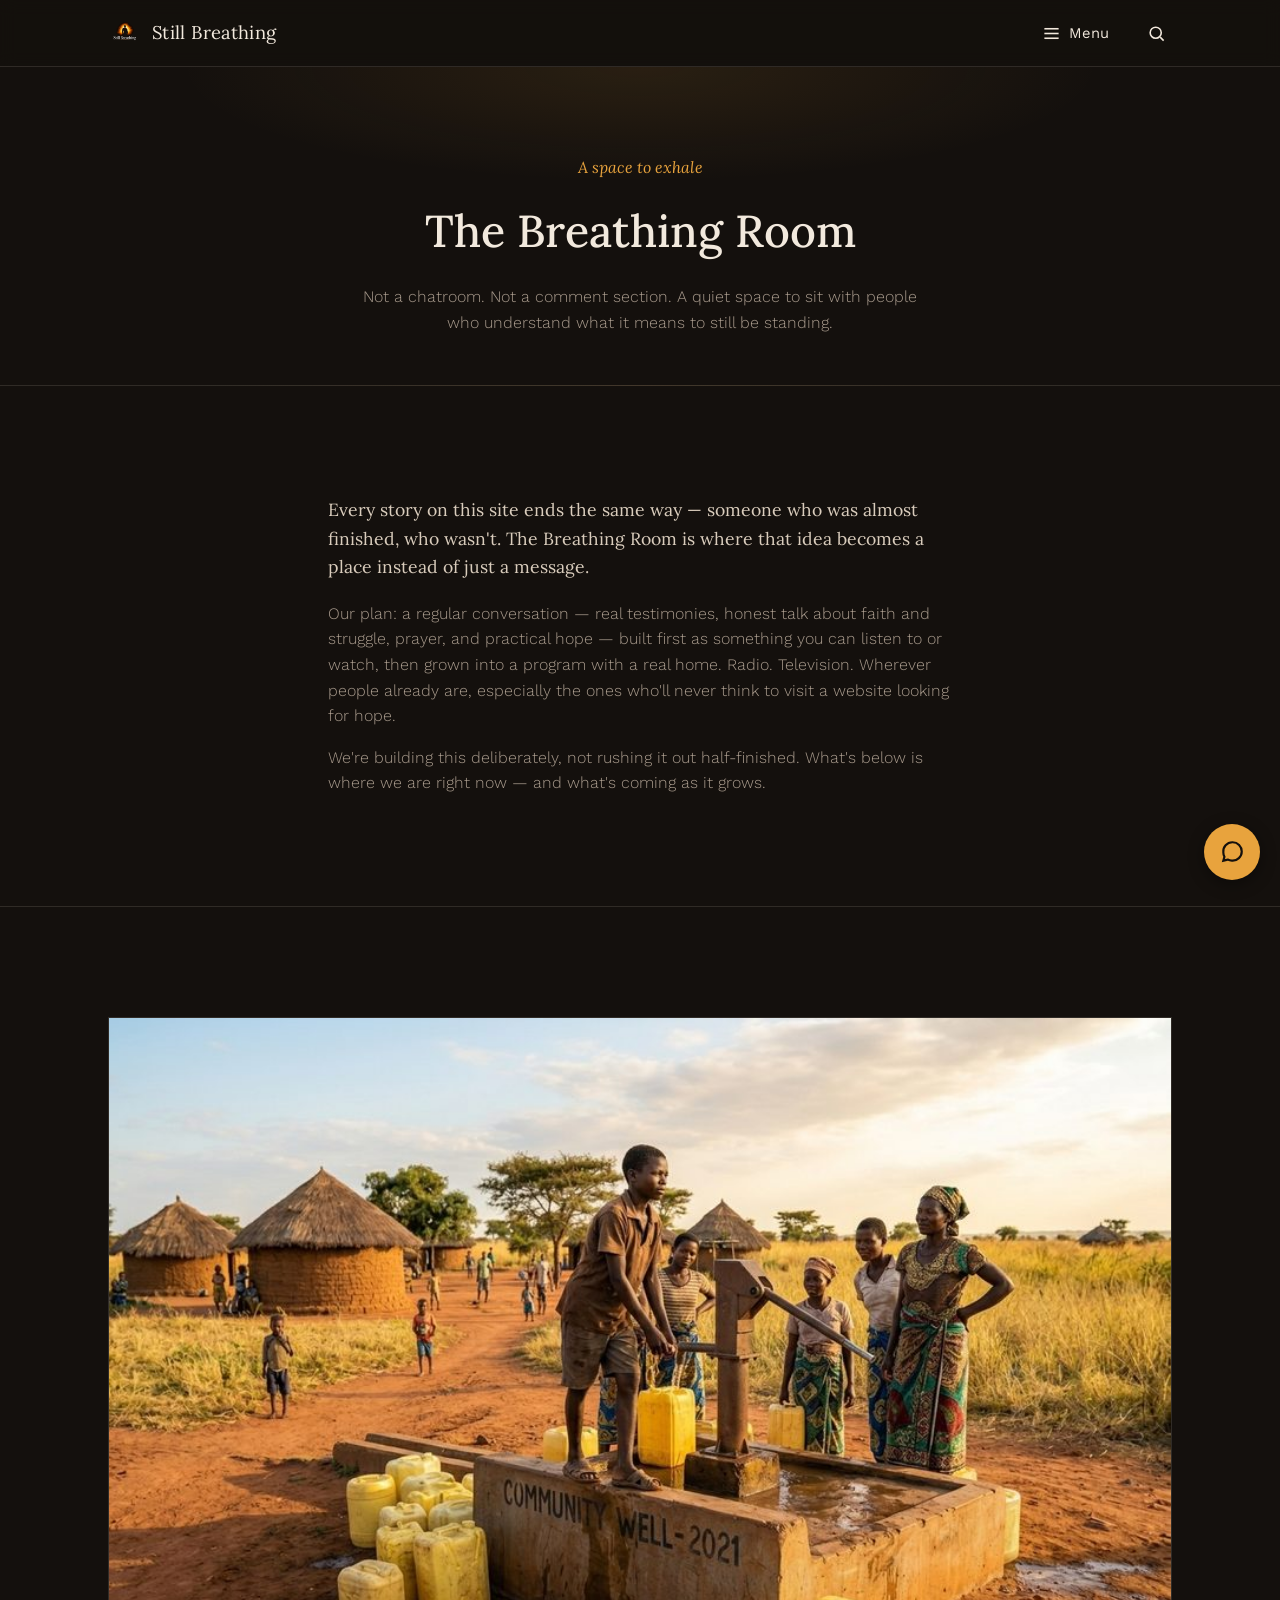
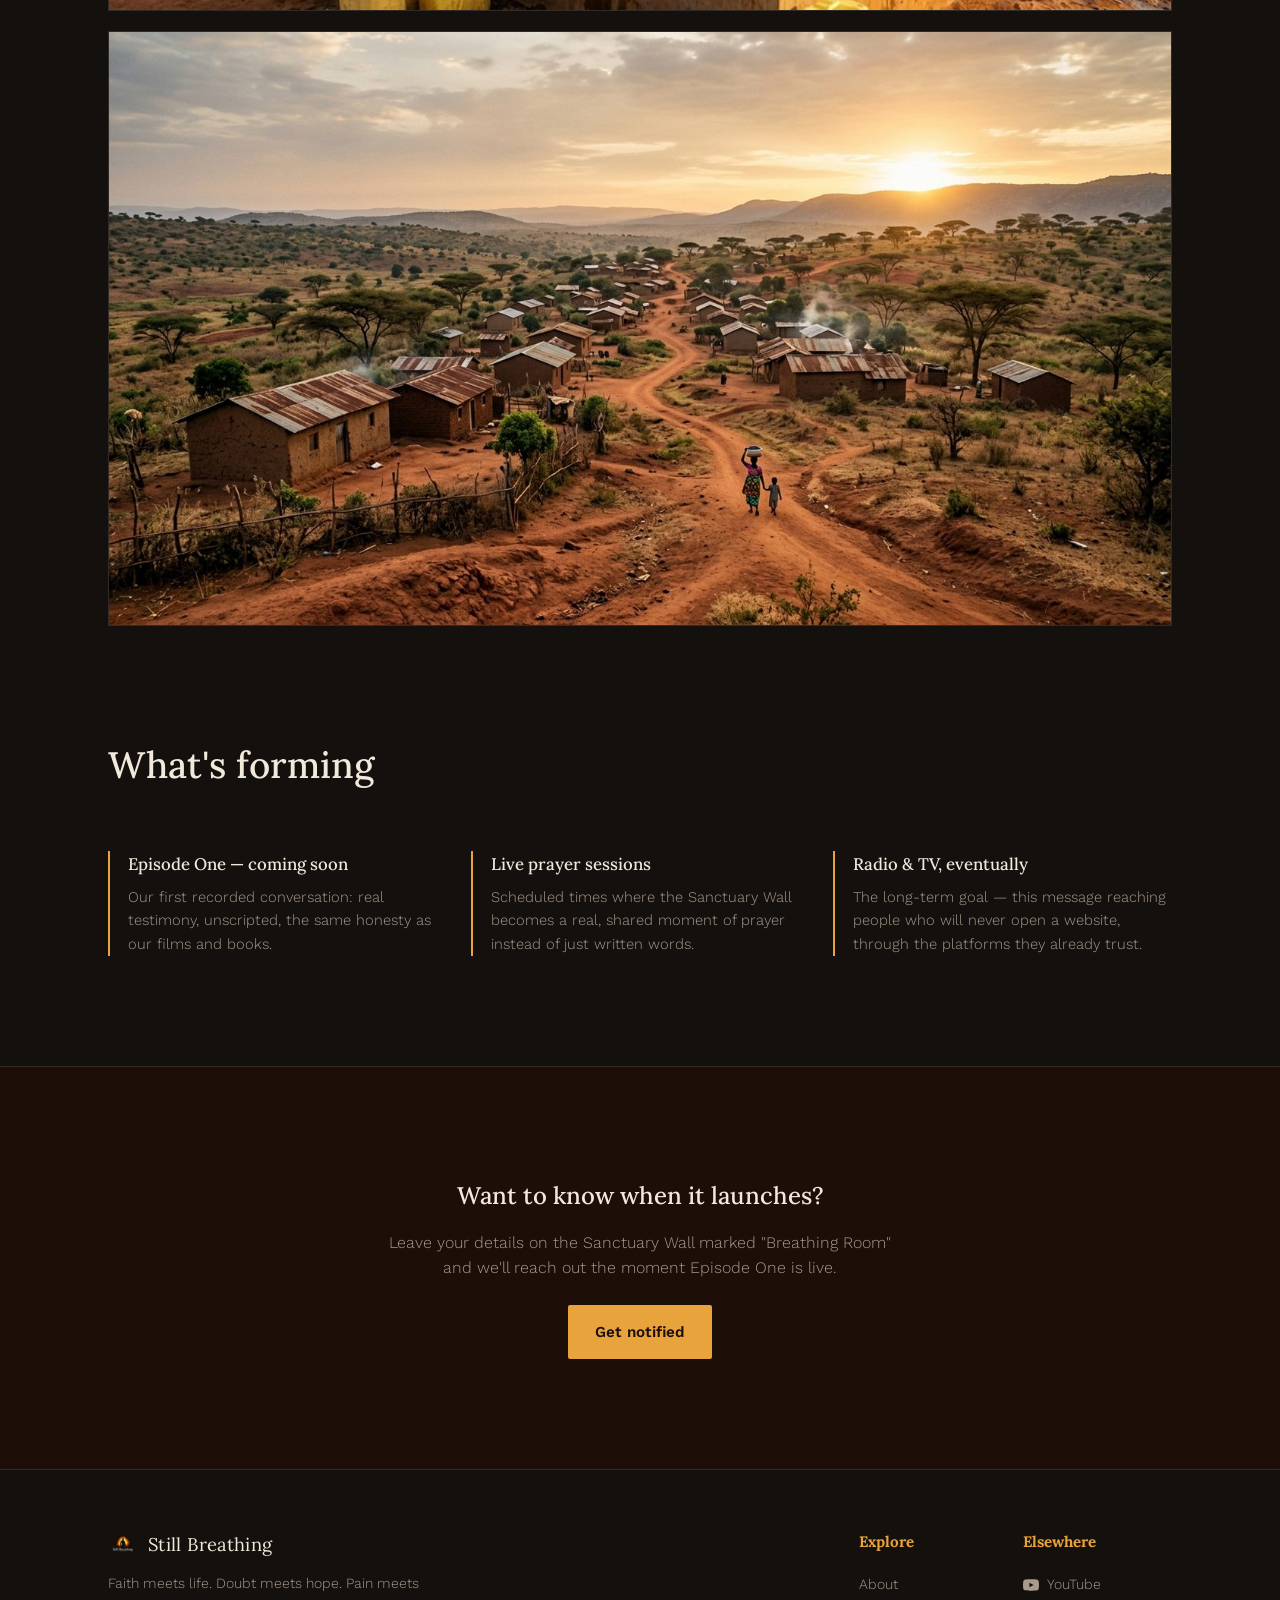
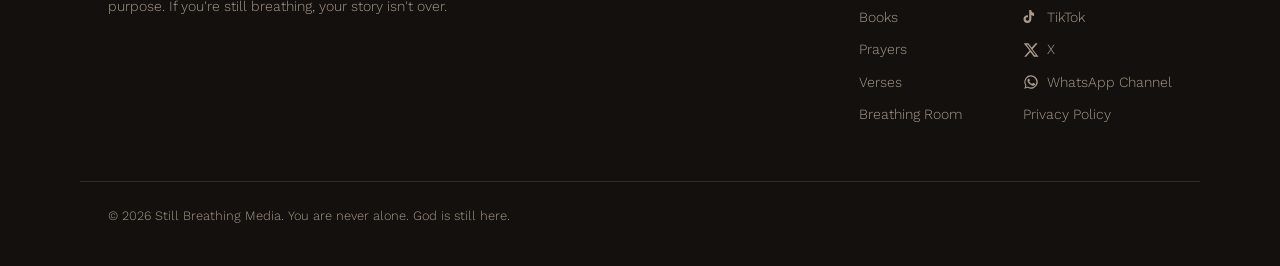
<file: breathing-room.html>
<!DOCTYPE html>
<html lang="en">
<head>
<script async src="https://pagead2.googlesyndication.com/pagead/js/adsbygoogle.js?client=ca-pub-6362707259129506" crossorigin="anonymous"></script>
<meta charset="UTF-8">
<meta name="viewport" content="width=device-width, initial-scale=1.0">
<title>The Breathing Room | Still Breathing Media</title>
<meta property="og:title" content="The Breathing Room — Still Breathing Media">
<meta property="og:description" content="Real testimonies, prayer, and hope — growing toward radio and TV.">
<meta property="og:image" content="https://still-breathing-media.vercel.app/scene-community-well.jpg">
<meta property="og:url" content="https://still-breathing-media.vercel.app/breathing-room.html">
<meta property="og:type" content="website">
<meta name="twitter:card" content="summary_large_image">
<meta name="twitter:title" content="The Breathing Room — Still Breathing Media">
<meta name="twitter:description" content="Real testimonies, prayer, and hope — growing toward radio and TV.">
<meta name="twitter:image" content="https://still-breathing-media.vercel.app/scene-community-well.jpg">
<link rel="preconnect" href="https://fonts.googleapis.com">
<link href="https://fonts.googleapis.com/css2?family=Lora:ital,wght@0,400;0,500;0,600;1,400&family=Work+Sans:wght@300;400;500;600&display=swap" rel="stylesheet">
<link rel="stylesheet" href="styles.css?v=2">
</head>
<body>

<nav>
  <div class="wrap" style="display:flex;align-items:center;justify-content:space-between;">
    <a href="index.html" class="brand"><img src="logo.png" alt="Still Breathing" style="height:34px;width:auto;"> Still Breathing</a>
    <div style="display:flex;align-items:center;gap:26px;">
      <div class="menu-wrap">
        <button class="menu-toggle" id="menuToggle" aria-label="Menu">
          <svg width="19" height="19" viewBox="0 0 24 24" fill="none" stroke="currentColor" stroke-width="2"><line x1="3" y1="6" x2="21" y2="6"/><line x1="3" y1="12" x2="21" y2="12"/><line x1="3" y1="18" x2="21" y2="18"/></svg>
          Menu
        </button>
        <div class="menu-panel" id="menuPanel">
          <a href="index.html">Home</a>
          <a href="about.html">About</a>
          <a href="books.html">Books</a>
          <a href="prayers.html">Prayers</a>
          <a href="verses.html">Verses</a>
          <a href="breathing-room.html" class="active">Breathing Room</a>
          <a href="connect.html">Connect</a>
        </div>
      </div>
      <div class="search-wrap">
        <button class="search-toggle" id="searchToggle" aria-label="Search">
          <svg width="19" height="19" viewBox="0 0 24 24" fill="none" stroke="currentColor" stroke-width="2"><circle cx="11" cy="11" r="7"/><line x1="21" y1="21" x2="16.65" y2="16.65"/></svg>
        </button>
        <div class="search-panel" id="searchPanel">
          <input type="text" id="searchInput" placeholder="Search stories, prayers, books...">
          <div class="search-results" id="searchResults"></div>
        </div>
      </div>
    </div>
  </div>
</nav>

<div class="page-hero">
  <div class="wrap">
    <p class="kicker">A space to exhale</p>
    <h1>The Breathing Room</h1>
    <p>Not a chatroom. Not a comment section. A quiet space to sit with people who understand what it means to still be standing.</p>
  </div>
</div>

<section>
  <div class="wrap" style="max-width:680px;">
    <p style="color:#D9CCBC;font-size:1.1rem;font-family:'Lora',serif;line-height:1.6;margin-bottom:20px;">
      Every story on this site ends the same way — someone who was almost finished, who wasn't. The Breathing Room is where that idea becomes a place instead of just a message.
    </p>
    <p style="color:var(--muted);margin-bottom:16px;">
      Our plan: a regular conversation — real testimonies, honest talk about faith and struggle, prayer, and practical hope — built first as something you can listen to or watch, then grown into a program with a real home. Radio. Television. Wherever people already are, especially the ones who'll never think to visit a website looking for hope.
    </p>
    <p style="color:var(--muted);">
      We're building this deliberately, not rushing it out half-finished. What's below is where we are right now — and what's coming as it grows.
    </p>
  </div>
</section>

<section style="border-bottom:none;padding-bottom:0;">
  <div class="wrap">
    <img src="scene-community-well.jpg" alt="A community gathered around a village well" style="width:100%;border:1px solid var(--line);margin-bottom:20px;">
    <img src="scene-village-dawn.jpg" alt="A village at sunrise" style="width:100%;border:1px solid var(--line);">
  </div>
</section>

<section style="border-bottom:none;">
  <div class="wrap">
    <div class="section-head">
      <h2>What's forming</h2>
    </div>
    <div class="value-grid">
      <div class="value-card">
        <h3>Episode One — coming soon</h3>
        <p>Our first recorded conversation: real testimony, unscripted, the same honesty as our films and books.</p>
      </div>
      <div class="value-card">
        <h3>Live prayer sessions</h3>
        <p>Scheduled times where the Sanctuary Wall becomes a real, shared moment of prayer instead of just written words.</p>
      </div>
      <div class="value-card">
        <h3>Radio &amp; TV, eventually</h3>
        <p>The long-term goal — this message reaching people who will never open a website, through the platforms they already trust.</p>
      </div>
    </div>
  </div>
</section>

<section class="sanctuary" style="border-top:1px solid var(--line);">
  <div class="wrap" style="text-align:center;max-width:560px;">
    <h2>Want to know when it launches?</h2>
    <p style="color:var(--muted);margin-top:14px;">Leave your details on the Sanctuary Wall marked "Breathing Room" and we'll reach out the moment Episode One is live.</p>
    <a class="btn btn-solid" href="connect.html#wall" style="margin-top:24px;display:inline-block;">Get notified</a>
  </div>
</section>

<footer>
  <div class="wrap foot-inner">
    <div class="foot-brand">
      <a href="index.html" class="brand"><img src="logo.png" alt="Still Breathing" style="height:30px;width:auto;"> Still Breathing</a>
      <p>Faith meets life. Doubt meets hope. Pain meets purpose. If you're still breathing, your story isn't over.</p>
    </div>
    <div class="foot-links">
      <div class="foot-col">
        <h4>Explore</h4>
        <a href="about.html">About</a>
        <a href="books.html">Books</a>
        <a href="prayers.html">Prayers</a>
        <a href="verses.html">Verses</a>
        <a href="breathing-room.html">Breathing Room</a>
      </div>
      <div class="foot-col">
        <h4>Elsewhere</h4>
        <a href="https://youtube.com/@stillbreathing-media" target="_blank" rel="noopener" style="display:flex;align-items:center;gap:8px;"><svg width="16" height="16" viewBox="0 0 24 24" fill="currentColor"><path d="M23.5 6.2a3 3 0 0 0-2.1-2.1C19.5 3.5 12 3.5 12 3.5s-7.5 0-9.4.6A3 3 0 0 0 .5 6.2 31 31 0 0 0 0 12a31 31 0 0 0 .5 5.8 3 3 0 0 0 2.1 2.1c1.9.6 9.4.6 9.4.6s7.5 0 9.4-.6a3 3 0 0 0 2.1-2.1A31 31 0 0 0 24 12a31 31 0 0 0-.5-5.8ZM9.6 15.5V8.5l6.3 3.5-6.3 3.5Z"/></svg> YouTube</a>
        <a href="https://www.tiktok.com/@stillbreathimed" target="_blank" rel="noopener" style="display:flex;align-items:center;gap:8px;"><svg width="16" height="16" viewBox="0 0 24 24" fill="currentColor"><path d="M16.6 5.8a4.3 4.3 0 0 1-3.1-1.3 4.3 4.3 0 0 1-1.2-2.9h-3v13.4a2.6 2.6 0 1 1-1.8-2.5V9.4a5.9 5.9 0 1 0 5 5.8V9.1a7.3 7.3 0 0 0 4.1 1.3V7.1a4.3 4.3 0 0 1-.03-1.3Z"/></svg> TikTok</a>
        <a href="https://x.com/StillBreathiMed" target="_blank" rel="noopener" style="display:flex;align-items:center;gap:8px;"><svg width="16" height="16" viewBox="0 0 24 24" fill="currentColor"><path d="M18.9 2H22l-7.6 8.7L23.3 22h-6.9l-5.4-7-6.2 7H1.7l8.2-9.3L1 2h7.1l4.9 6.4L18.9 2Zm-1.2 18h1.9L7.4 4h-2l12.3 16Z"/></svg> X</a>
        <a href="https://whatsapp.com/channel/0029Vb8vGeH4CrfjfmcAk53d" target="_blank" rel="noopener" style="display:flex;align-items:center;gap:8px;"><svg width="16" height="16" viewBox="0 0 24 24" fill="currentColor"><path d="M17.5 14.4c-.3-.1-1.7-.9-2-1-.3-.1-.5-.1-.7.1-.2.3-.8 1-.9 1.1-.2.2-.3.2-.6.1-.3-.1-1.2-.5-2.3-1.5-.9-.8-1.4-1.7-1.6-2-.2-.3 0-.5.1-.6.1-.1.3-.3.4-.5.1-.1.2-.3.3-.4.1-.2 0-.4 0-.5C10 9 9.6 8 9.4 7.6c-.2-.4-.4-.4-.6-.4h-.5c-.2 0-.5.1-.7.3-.2.3-.9 1-.9 2.3 0 1.3 1 2.6 1.1 2.8.1.2 2 3 4.8 4.3.7.3 1.2.5 1.6.6.7.2 1.3.2 1.8.1.5-.1 1.7-.7 2-1.4.2-.7.2-1.2.2-1.3-.1-.1-.2-.2-.5-.3ZM12 2a10 10 0 0 0-8.5 15.2L2 22l4.9-1.5A10 10 0 1 0 12 2Zm0 18.2c-1.6 0-3.1-.4-4.4-1.2l-.3-.2-3 .9.9-2.9-.2-.3A8.2 8.2 0 1 1 12 20.2Z"/></svg> WhatsApp Channel</a>
        <a href="privacy.html">Privacy Policy</a>
      </div>
    </div>
  </div>
  <div class="wrap foot-bottom">© 2026 Still Breathing Media. You are never alone. God is still here.</div>
</footer>

<script src="search.js?v=4"></script>
<script src="assistant.js?v=1"></script>
</body>
</html>
</file>
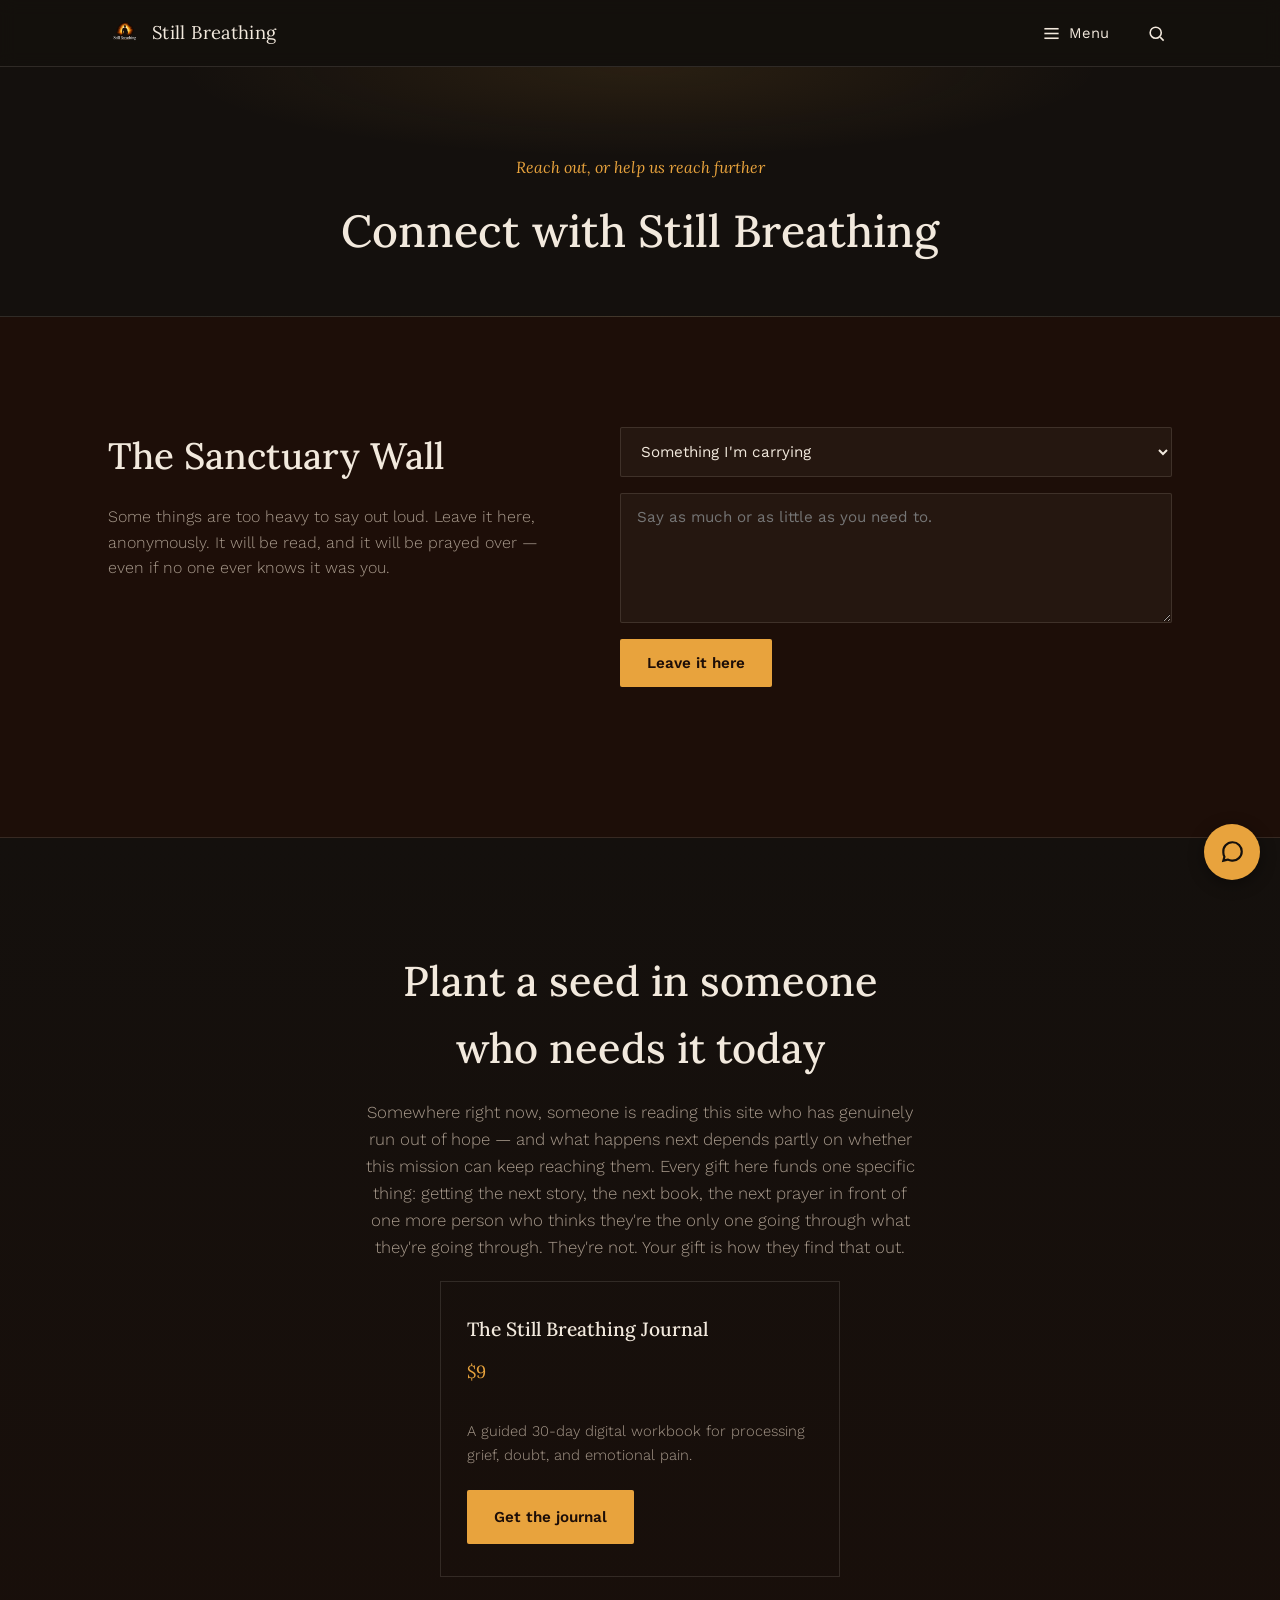
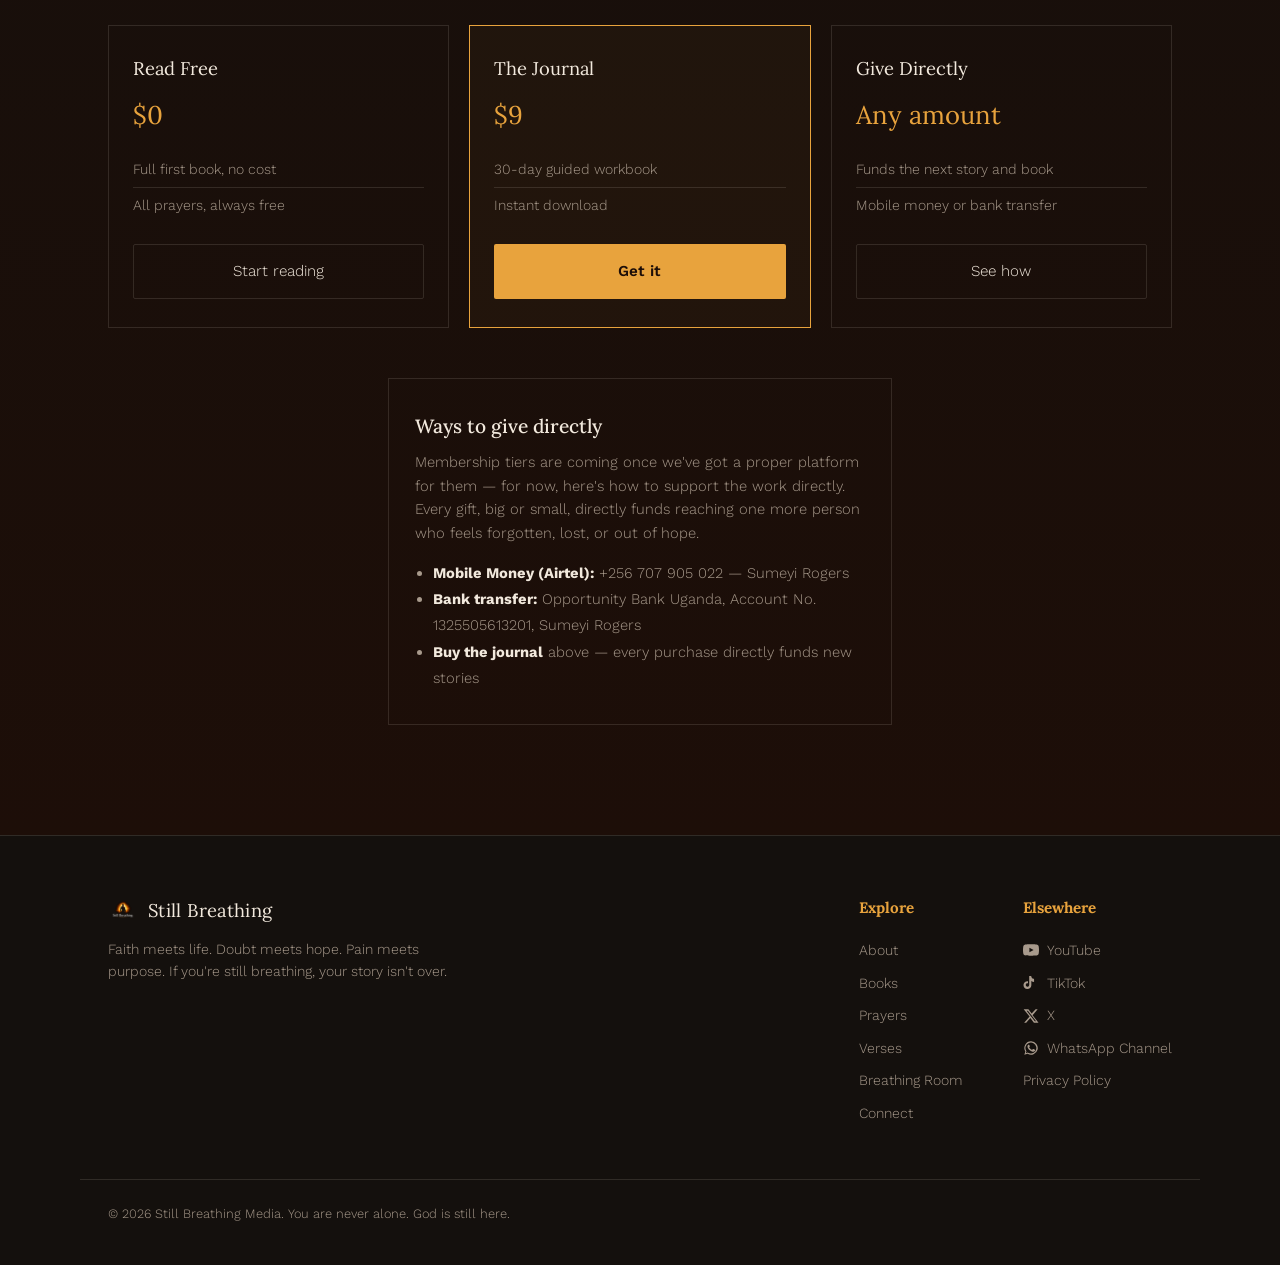
<file: connect.html>
<!DOCTYPE html>
<html lang="en">
<head>
<script async src="https://pagead2.googlesyndication.com/pagead/js/adsbygoogle.js?client=ca-pub-6362707259129506" crossorigin="anonymous"></script>
<meta charset="UTF-8">
<meta name="viewport" content="width=device-width, initial-scale=1.0">
<title>Connect | Still Breathing Media</title>
<meta property="og:title" content="Connect — Still Breathing Media">
<meta property="og:description" content="Share what you're carrying on the Sanctuary Wall, or help this mission reach one more person.">
<meta property="og:image" content="https://still-breathing-media.vercel.app/hero-sunset-road.jpg">
<meta property="og:url" content="https://still-breathing-media.vercel.app/connect.html">
<meta property="og:type" content="website">
<meta name="twitter:card" content="summary_large_image">
<meta name="twitter:title" content="Connect — Still Breathing Media">
<meta name="twitter:description" content="Share what you're carrying on the Sanctuary Wall, or help this mission reach one more person.">
<meta name="twitter:image" content="https://still-breathing-media.vercel.app/hero-sunset-road.jpg">
<link rel="preconnect" href="https://fonts.googleapis.com">
<link href="https://fonts.googleapis.com/css2?family=Lora:ital,wght@0,400;0,500;0,600;1,400&family=Work+Sans:wght@300;400;500;600&display=swap" rel="stylesheet">
<link rel="stylesheet" href="styles.css?v=2">
</head>
<body>

<nav>
  <div class="wrap" style="display:flex;align-items:center;justify-content:space-between;">
    <a href="index.html" class="brand"><img src="logo.png" alt="Still Breathing" style="height:34px;width:auto;"> Still Breathing</a>
    <div style="display:flex;align-items:center;gap:26px;">
      <div class="menu-wrap">
        <button class="menu-toggle" id="menuToggle" aria-label="Menu">
          <svg width="19" height="19" viewBox="0 0 24 24" fill="none" stroke="currentColor" stroke-width="2"><line x1="3" y1="6" x2="21" y2="6"/><line x1="3" y1="12" x2="21" y2="12"/><line x1="3" y1="18" x2="21" y2="18"/></svg>
          Menu
        </button>
        <div class="menu-panel" id="menuPanel">
          <a href="index.html">Home</a>
          <a href="about.html">About</a>
          <a href="books.html">Books</a>
          <a href="prayers.html">Prayers</a>
          <a href="verses.html">Verses</a>
          <a href="breathing-room.html">Breathing Room</a>
          <a href="connect.html" class="active">Connect</a>
        </div>
      </div>
      <div class="search-wrap">
        <button class="search-toggle" id="searchToggle" aria-label="Search">
          <svg width="19" height="19" viewBox="0 0 24 24" fill="none" stroke="currentColor" stroke-width="2"><circle cx="11" cy="11" r="7"/><line x1="21" y1="21" x2="16.65" y2="16.65"/></svg>
        </button>
        <div class="search-panel" id="searchPanel">
          <input type="text" id="searchInput" placeholder="Search stories, prayers, books...">
          <div class="search-results" id="searchResults"></div>
        </div>
      </div>
    </div>
  </div>
</nav>

<div class="page-hero">
  <div class="wrap">
    <p class="kicker">Reach out, or help us reach further</p>
    <h1>Connect with Still Breathing</h1>
  </div>
</div>

<section id="wall" class="sanctuary">
  <div class="wrap sanctuary-inner">
    <div class="sanctuary-text">
      <h2>The Sanctuary Wall</h2>
      <p>Some things are too heavy to say out loud. Leave it here, anonymously. It will be read, and it will be prayed over — even if no one ever knows it was you.</p>
    </div>
    <div>
      <form class="wall-form" id="wallForm" action="https://formspree.io/f/xaeybovq" method="POST">
        <input type="hidden" name="_subject" value="New Sanctuary Wall submission">
        <select id="wallTag" name="type">
          <option value="Something they're carrying">Something I'm carrying</option>
          <option value="A prayer request">A prayer request</option>
          <option value="Something they're grateful for">Something I'm grateful for</option>
          <option value="A question they're sitting with">A question I'm sitting with</option>
        </select>
        <textarea id="wallText" name="message" placeholder="Say as much or as little as you need to." required></textarea>
        <div class="row">
          <button type="submit" class="btn btn-solid">Leave it here</button>
          <span class="wall-status" id="wallStatus"></span>
        </div>
      </form>
      <div class="wall-list" id="wallList"></div>
    </div>
  </div>
</section>

<section id="support" class="support">
  <div class="wrap support-inner">
    <h2>Plant a seed in someone who needs it today</h2>
    <p>Somewhere right now, someone is reading this site who has genuinely run out of hope — and what happens next depends partly on whether this mission can keep reaching them. Every gift here funds one specific thing: getting the next story, the next book, the next prayer in front of one more person who thinks they're the only one going through what they're going through. They're not. Your gift is how they find that out.</p>
  </div>
  <div class="wrap" style="margin-top:20px;">
    <div class="res-card" style="max-width:400px;margin:0 auto;">
      <h3>The Still Breathing Journal</h3>
      <div class="price">$9</div>
      <p class="desc">A guided 30-day digital workbook for processing grief, doubt, and emotional pain.</p>
      <a class="btn btn-solid" href="https://stephenrogar.gumroad.com/l/rociy" target="_blank" rel="noopener">Get the journal</a>
    </div>
  </div>
  <div class="wrap tier-row">
    <div class="tier">
      <div class="name">Read Free</div>
      <div class="amt">$0</div>
      <ul><li>Full first book, no cost</li><li>All prayers, always free</li></ul>
      <a class="btn btn-ghost" href="note-in-his-pocket.html">Start reading</a>
    </div>
    <div class="tier featured">
      <div class="name">The Journal</div>
      <div class="amt">$9</div>
      <ul><li>30-day guided workbook</li><li>Instant download</li></ul>
      <a class="btn btn-solid" href="https://stephenrogar.gumroad.com/l/rociy" target="_blank" rel="noopener">Get it</a>
    </div>
    <div class="tier">
      <div class="name">Give Directly</div>
      <div class="amt">Any amount</div>
      <ul><li>Funds the next story and book</li><li>Mobile money or bank transfer</li></ul>
      <a class="btn btn-ghost" href="#give">See how</a>
    </div>
  </div>

  <div class="wrap" id="give" style="margin-top:50px;max-width:560px;scroll-margin-top:90px;">
    <div class="res-card">
      <h3>Ways to give directly</h3>
      <p class="desc" style="margin-top:10px;">Membership tiers are coming once we've got a proper platform for them — for now, here's how to support the work directly. Every gift, big or small, directly funds reaching one more person who feels forgotten, lost, or out of hope.</p>
      <ul style="color:var(--muted);font-size:0.92rem;margin-top:14px;line-height:1.8;padding-left:18px;">
        <li><strong style="color:var(--cream);">Mobile Money (Airtel):</strong> +256 707 905 022 — Sumeyi Rogers</li>
        <li><strong style="color:var(--cream);">Bank transfer:</strong> Opportunity Bank Uganda, Account No. 1325505613201, Sumeyi Rogers</li>
        <li><strong style="color:var(--cream);">Buy the journal</strong> above — every purchase directly funds new stories</li>
      </ul>
    </div>
  </div>
</section>

<footer>
  <div class="wrap foot-inner">
    <div class="foot-brand">
      <a href="index.html" class="brand"><img src="logo.png" alt="Still Breathing" style="height:30px;width:auto;"> Still Breathing</a>
      <p>Faith meets life. Doubt meets hope. Pain meets purpose. If you're still breathing, your story isn't over.</p>
    </div>
    <div class="foot-links">
      <div class="foot-col">
        <h4>Explore</h4>
        <a href="about.html">About</a>
        <a href="books.html">Books</a>
        <a href="prayers.html">Prayers</a>
        <a href="verses.html">Verses</a>
        <a href="breathing-room.html">Breathing Room</a>
        <a href="connect.html">Connect</a>
      </div>
      <div class="foot-col">
        <h4>Elsewhere</h4>
        <a href="https://youtube.com/@stillbreathing-media" target="_blank" rel="noopener" style="display:flex;align-items:center;gap:8px;"><svg width="16" height="16" viewBox="0 0 24 24" fill="currentColor"><path d="M23.5 6.2a3 3 0 0 0-2.1-2.1C19.5 3.5 12 3.5 12 3.5s-7.5 0-9.4.6A3 3 0 0 0 .5 6.2 31 31 0 0 0 0 12a31 31 0 0 0 .5 5.8 3 3 0 0 0 2.1 2.1c1.9.6 9.4.6 9.4.6s7.5 0 9.4-.6a3 3 0 0 0 2.1-2.1A31 31 0 0 0 24 12a31 31 0 0 0-.5-5.8ZM9.6 15.5V8.5l6.3 3.5-6.3 3.5Z"/></svg> YouTube</a>
        <a href="https://www.tiktok.com/@stillbreathimed" target="_blank" rel="noopener" style="display:flex;align-items:center;gap:8px;"><svg width="16" height="16" viewBox="0 0 24 24" fill="currentColor"><path d="M16.6 5.8a4.3 4.3 0 0 1-3.1-1.3 4.3 4.3 0 0 1-1.2-2.9h-3v13.4a2.6 2.6 0 1 1-1.8-2.5V9.4a5.9 5.9 0 1 0 5 5.8V9.1a7.3 7.3 0 0 0 4.1 1.3V7.1a4.3 4.3 0 0 1-.03-1.3Z"/></svg> TikTok</a>
        <a href="https://x.com/StillBreathiMed" target="_blank" rel="noopener" style="display:flex;align-items:center;gap:8px;"><svg width="16" height="16" viewBox="0 0 24 24" fill="currentColor"><path d="M18.9 2H22l-7.6 8.7L23.3 22h-6.9l-5.4-7-6.2 7H1.7l8.2-9.3L1 2h7.1l4.9 6.4L18.9 2Zm-1.2 18h1.9L7.4 4h-2l12.3 16Z"/></svg> X</a>
        <a href="https://whatsapp.com/channel/0029Vb8vGeH4CrfjfmcAk53d" target="_blank" rel="noopener" style="display:flex;align-items:center;gap:8px;"><svg width="16" height="16" viewBox="0 0 24 24" fill="currentColor"><path d="M17.5 14.4c-.3-.1-1.7-.9-2-1-.3-.1-.5-.1-.7.1-.2.3-.8 1-.9 1.1-.2.2-.3.2-.6.1-.3-.1-1.2-.5-2.3-1.5-.9-.8-1.4-1.7-1.6-2-.2-.3 0-.5.1-.6.1-.1.3-.3.4-.5.1-.1.2-.3.3-.4.1-.2 0-.4 0-.5C10 9 9.6 8 9.4 7.6c-.2-.4-.4-.4-.6-.4h-.5c-.2 0-.5.1-.7.3-.2.3-.9 1-.9 2.3 0 1.3 1 2.6 1.1 2.8.1.2 2 3 4.8 4.3.7.3 1.2.5 1.6.6.7.2 1.3.2 1.8.1.5-.1 1.7-.7 2-1.4.2-.7.2-1.2.2-1.3-.1-.1-.2-.2-.5-.3ZM12 2a10 10 0 0 0-8.5 15.2L2 22l4.9-1.5A10 10 0 1 0 12 2Zm0 18.2c-1.6 0-3.1-.4-4.4-1.2l-.3-.2-3 .9.9-2.9-.2-.3A8.2 8.2 0 1 1 12 20.2Z"/></svg> WhatsApp Channel</a>
        <a href="privacy.html">Privacy Policy</a>
      </div>
    </div>
  </div>
  <div class="wrap foot-bottom">© 2026 Still Breathing Media. You are never alone. God is still here.</div>
</footer>

<script src="search.js?v=4"></script>
<script>
  const form = document.getElementById('wallForm');
  const status = document.getElementById('wallStatus');
  const list = document.getElementById('wallList');

  form.addEventListener('submit', function(e){
    e.preventDefault();
    const text = document.getElementById('wallText').value.trim();
    const tag = document.getElementById('wallTag').value;
    if(!text){ status.textContent = "Write something first."; return; }

    status.textContent = "Sending...";
    fetch(form.action, {
      method: 'POST',
      body: new FormData(form),
      headers: { 'Accept': 'application/json' }
    }).then(res => {
      if(res.ok){
        const item = document.createElement('div');
        item.className = 'wall-item';
        item.innerHTML = '<span class="tag">' + tag + '</span>' + text.replace(/</g,'&lt;');
        list.prepend(item);
        document.getElementById('wallText').value = '';
        status.textContent = "Received. Thank you for trusting us with this.";
      } else {
        status.textContent = "Something went wrong — please try again.";
      }
    }).catch(() => { status.textContent = "Something went wrong — please try again."; });
  });
</script>

<script src="assistant.js?v=1"></script>
</body>
</html>
</file>
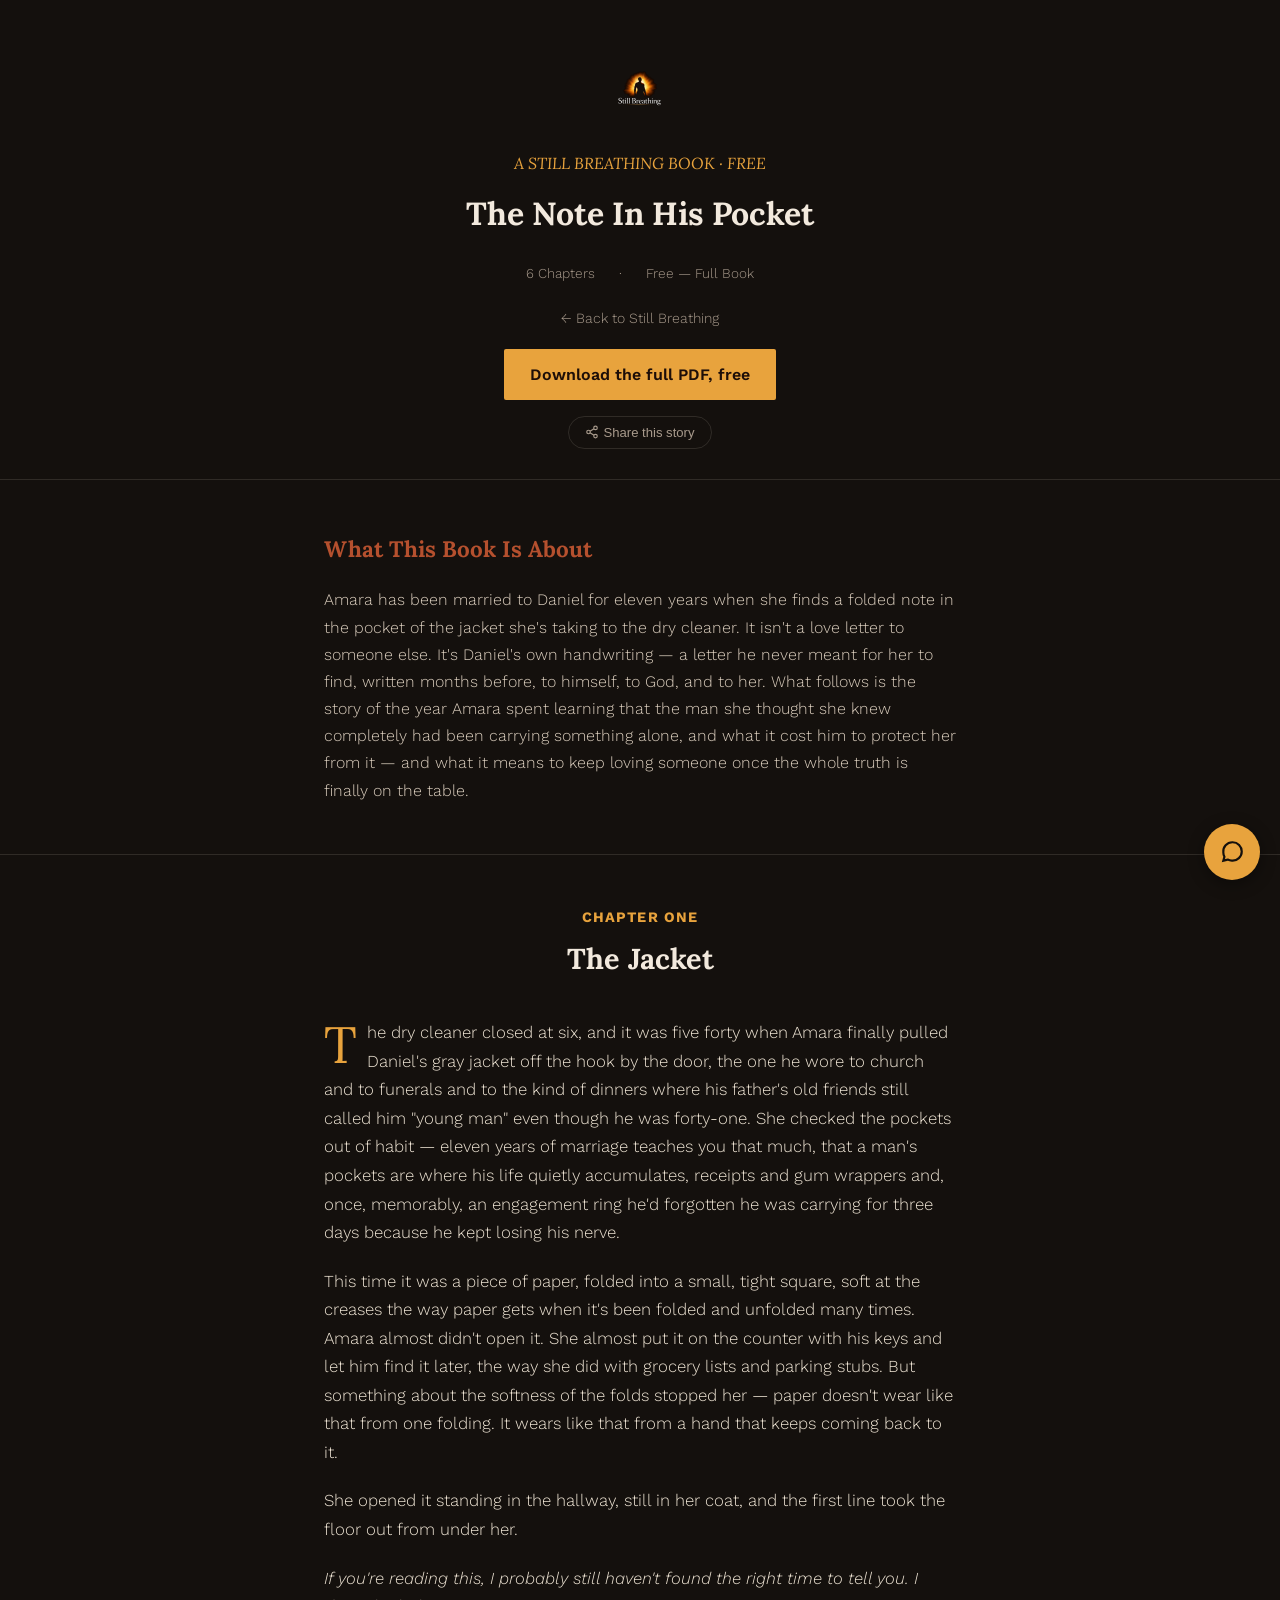
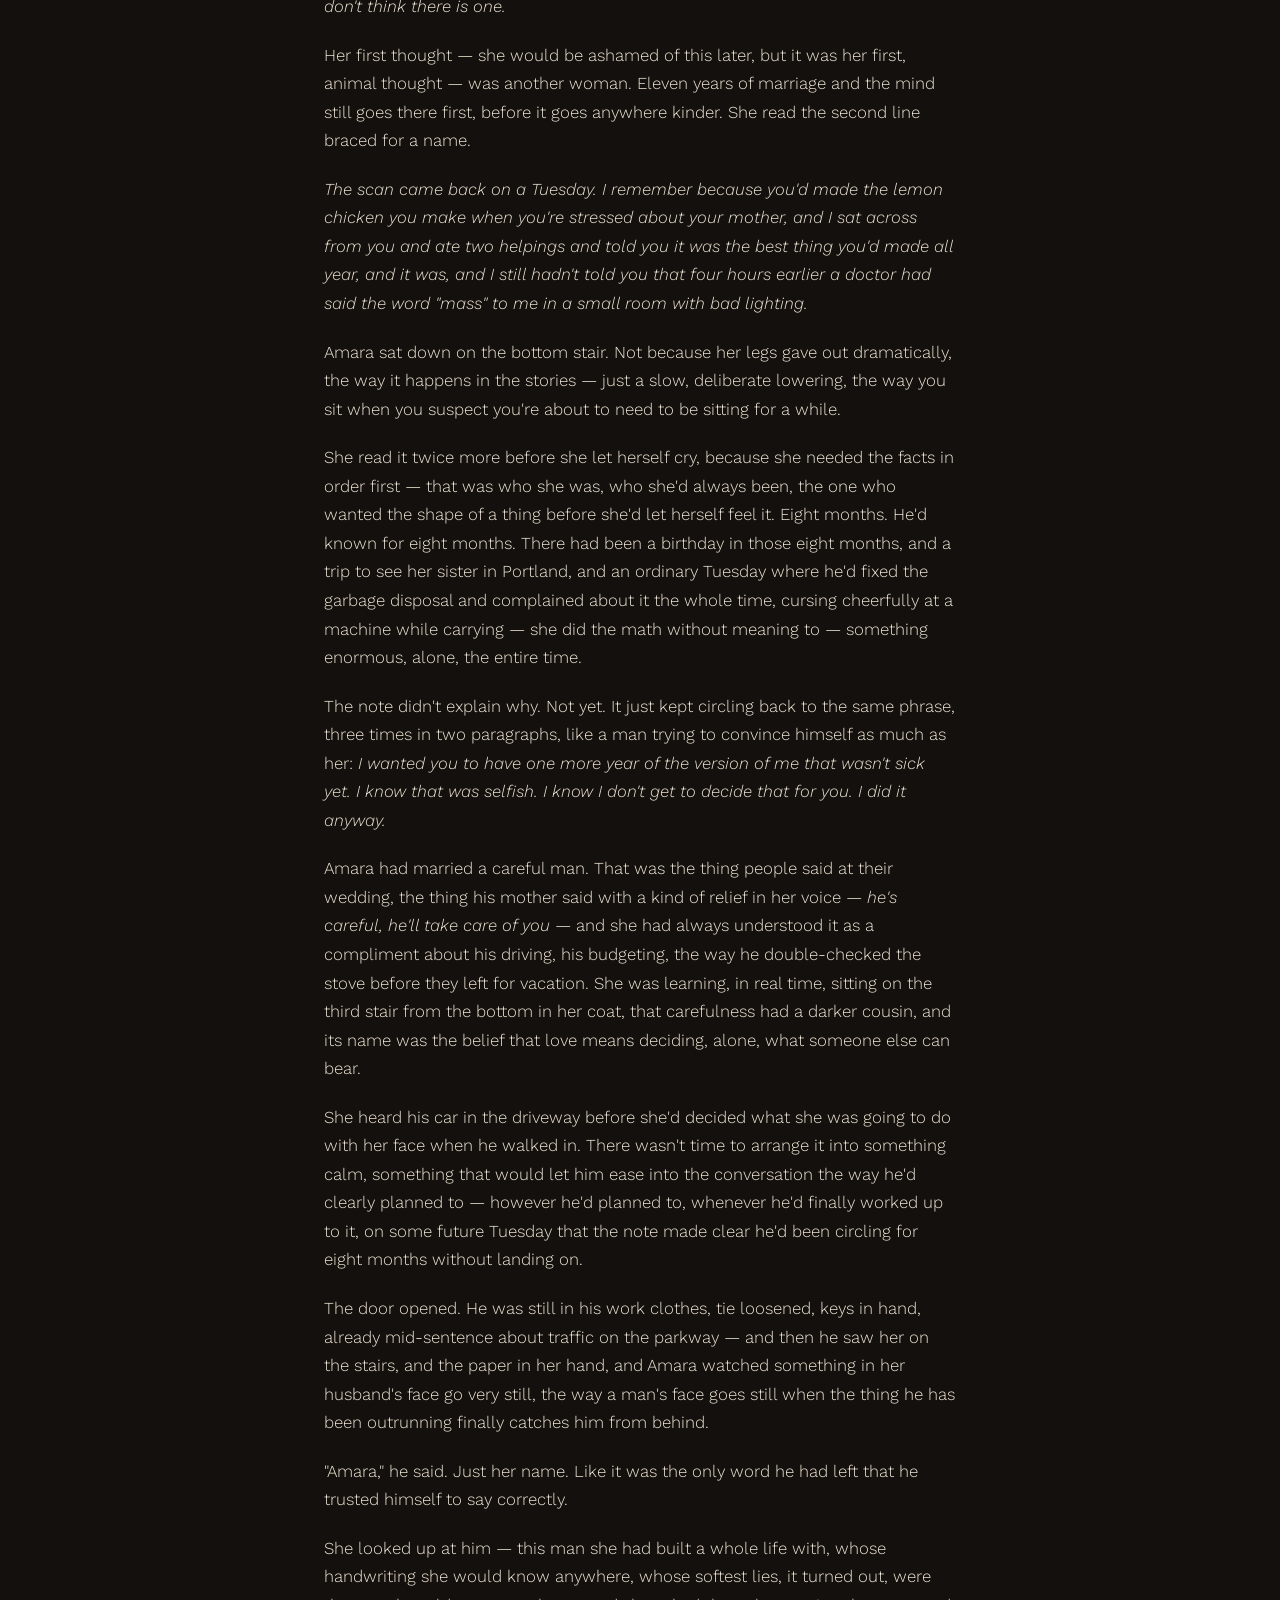
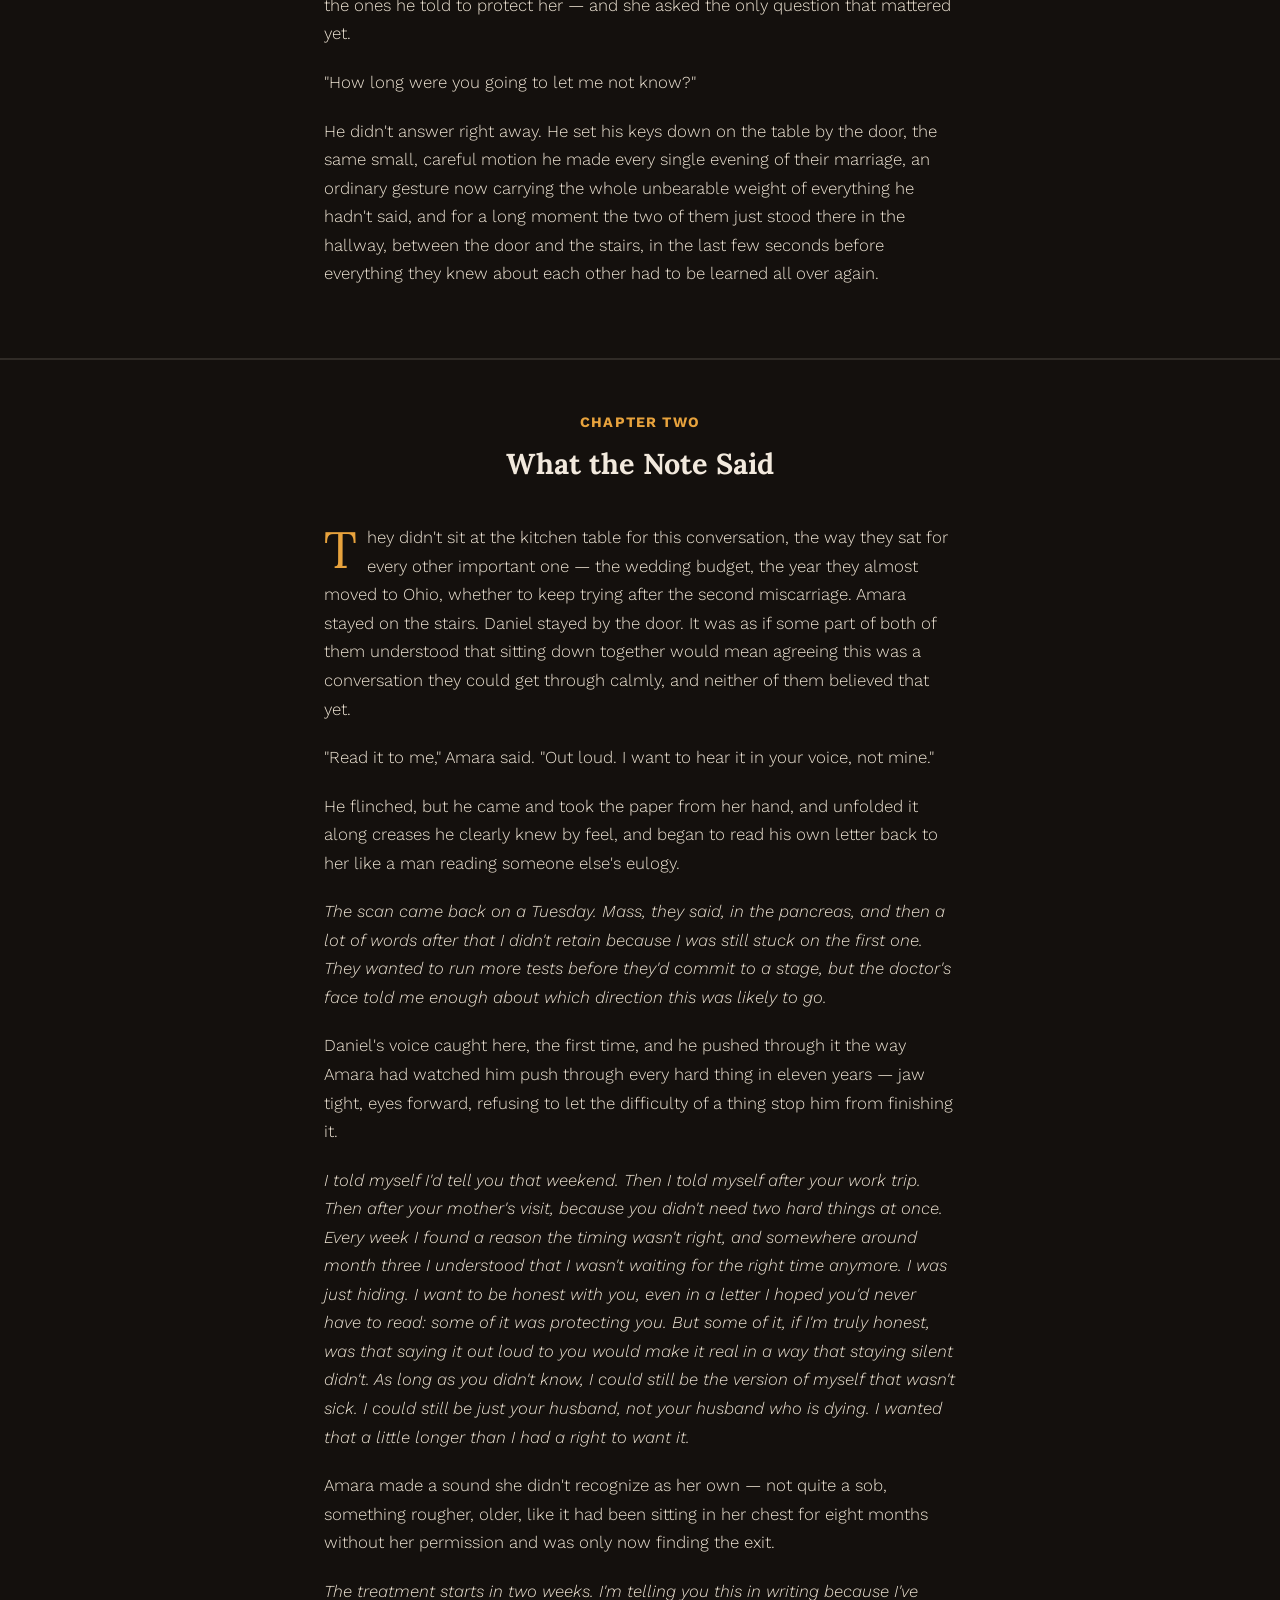
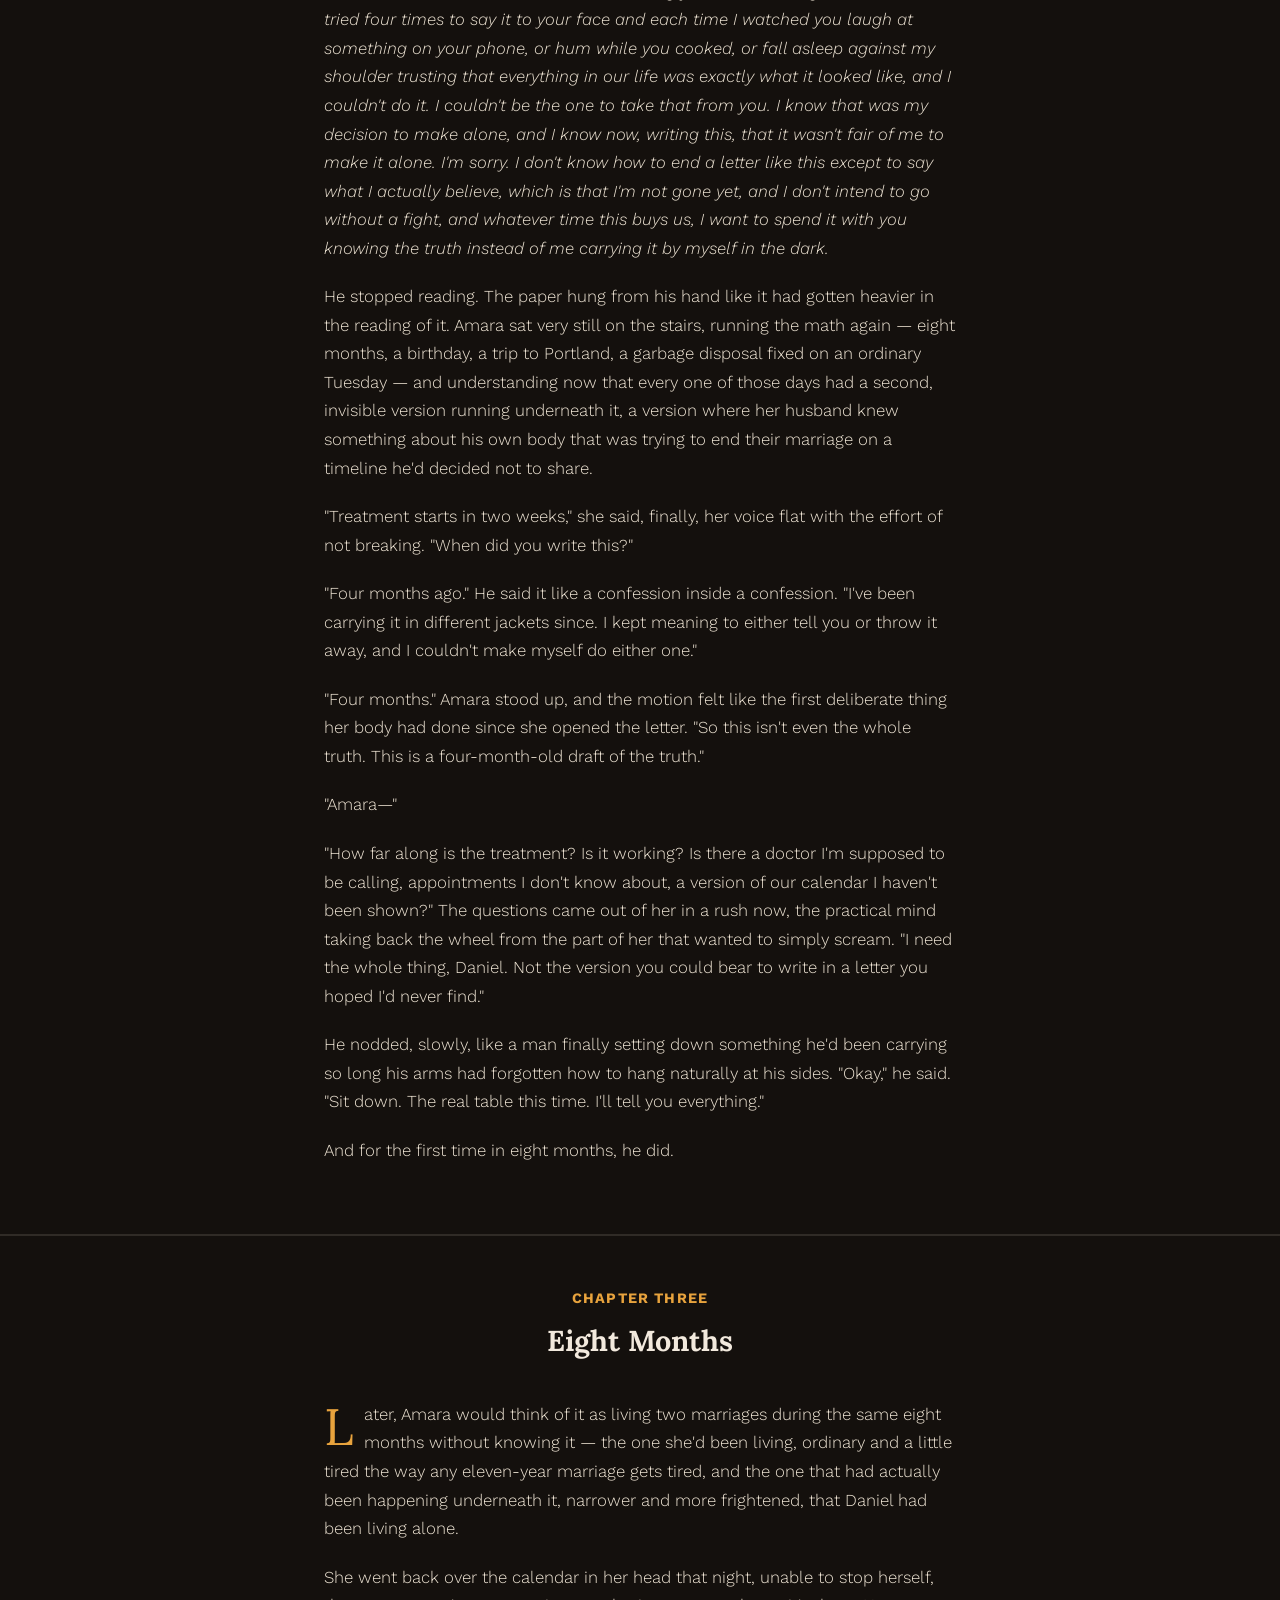
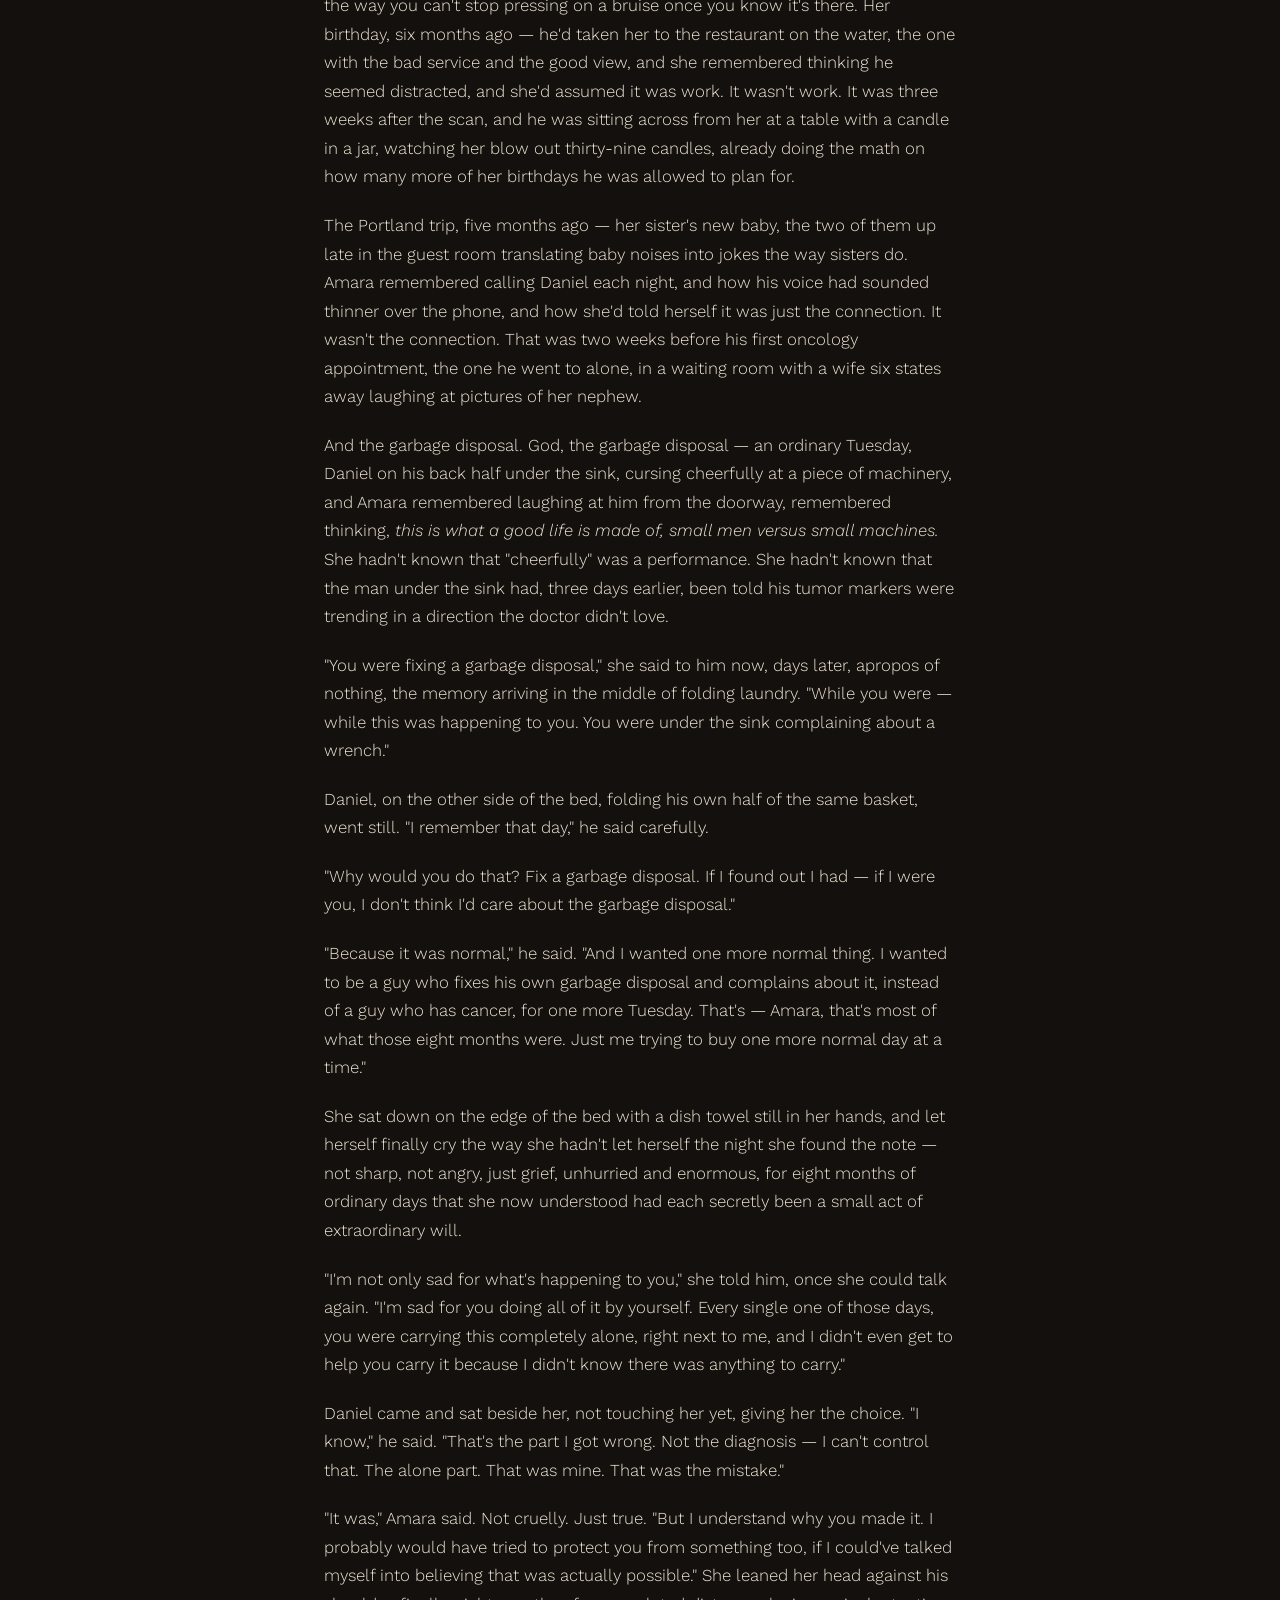
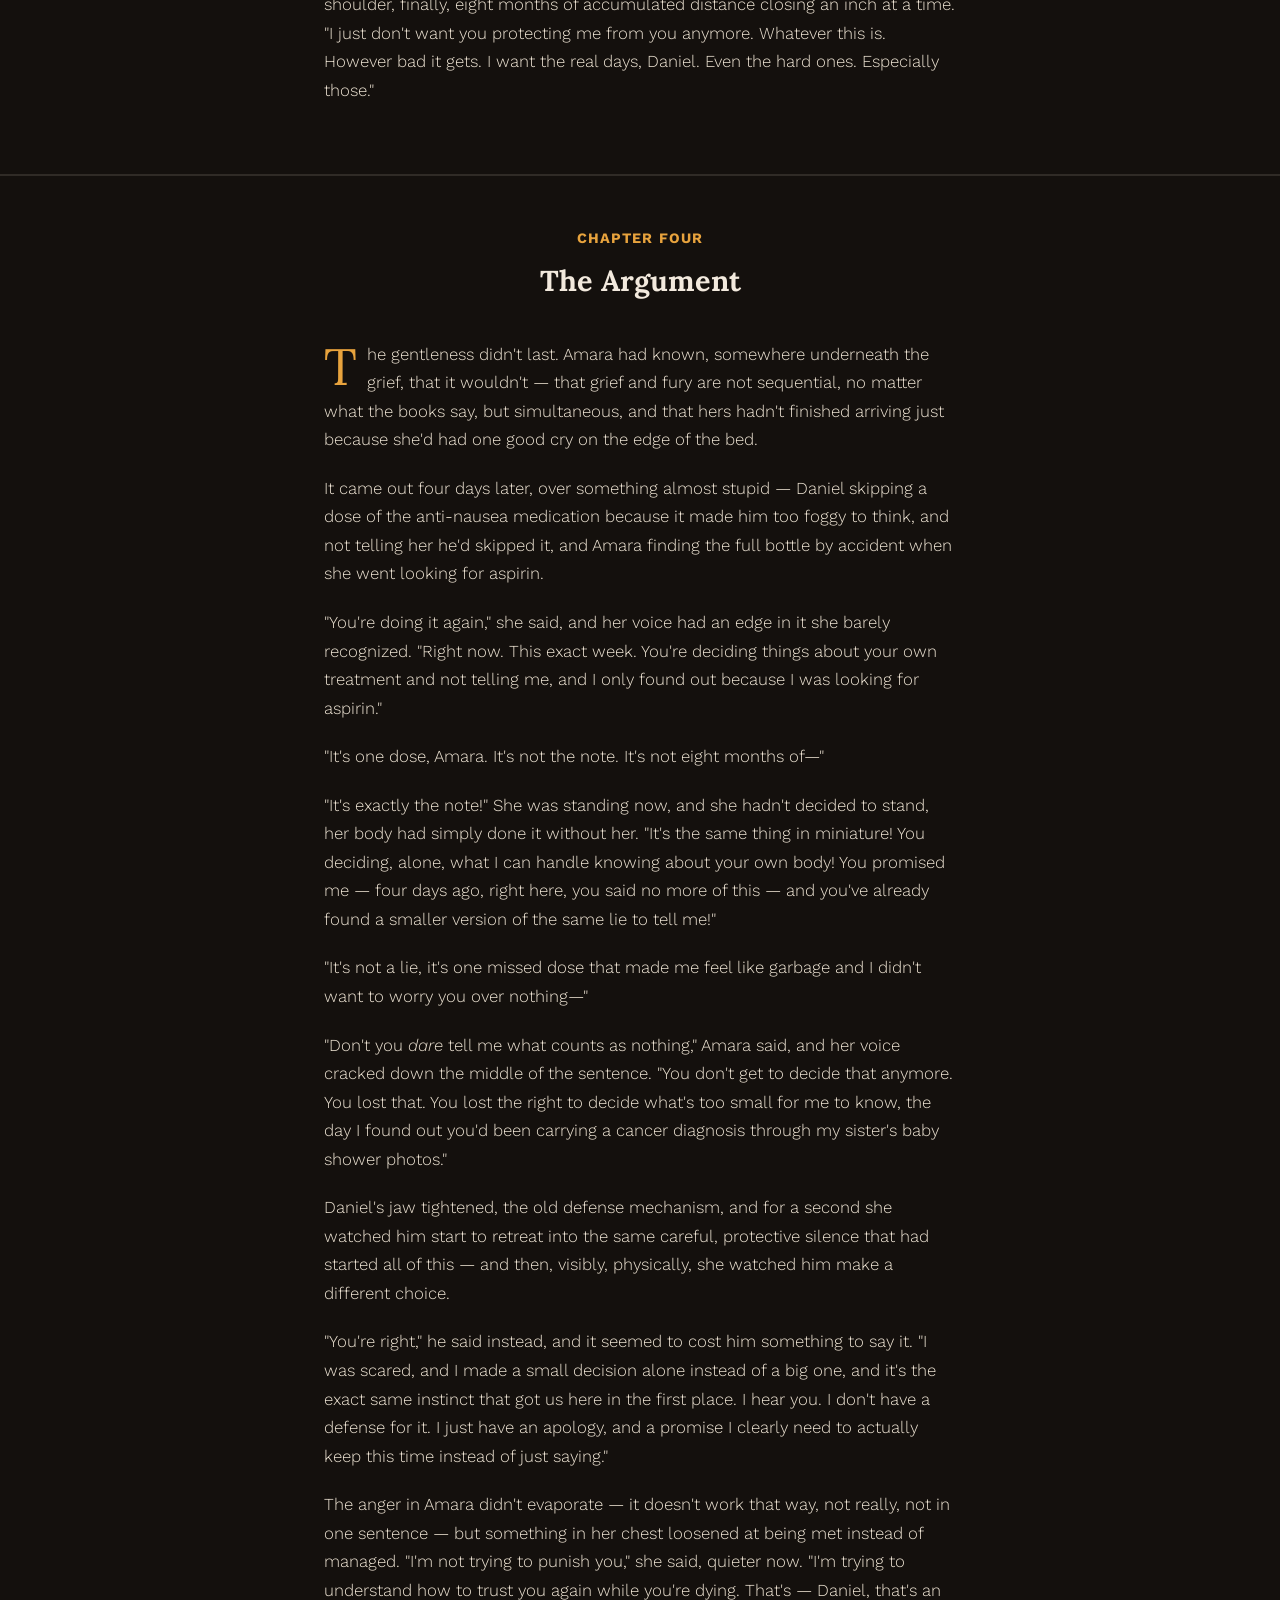
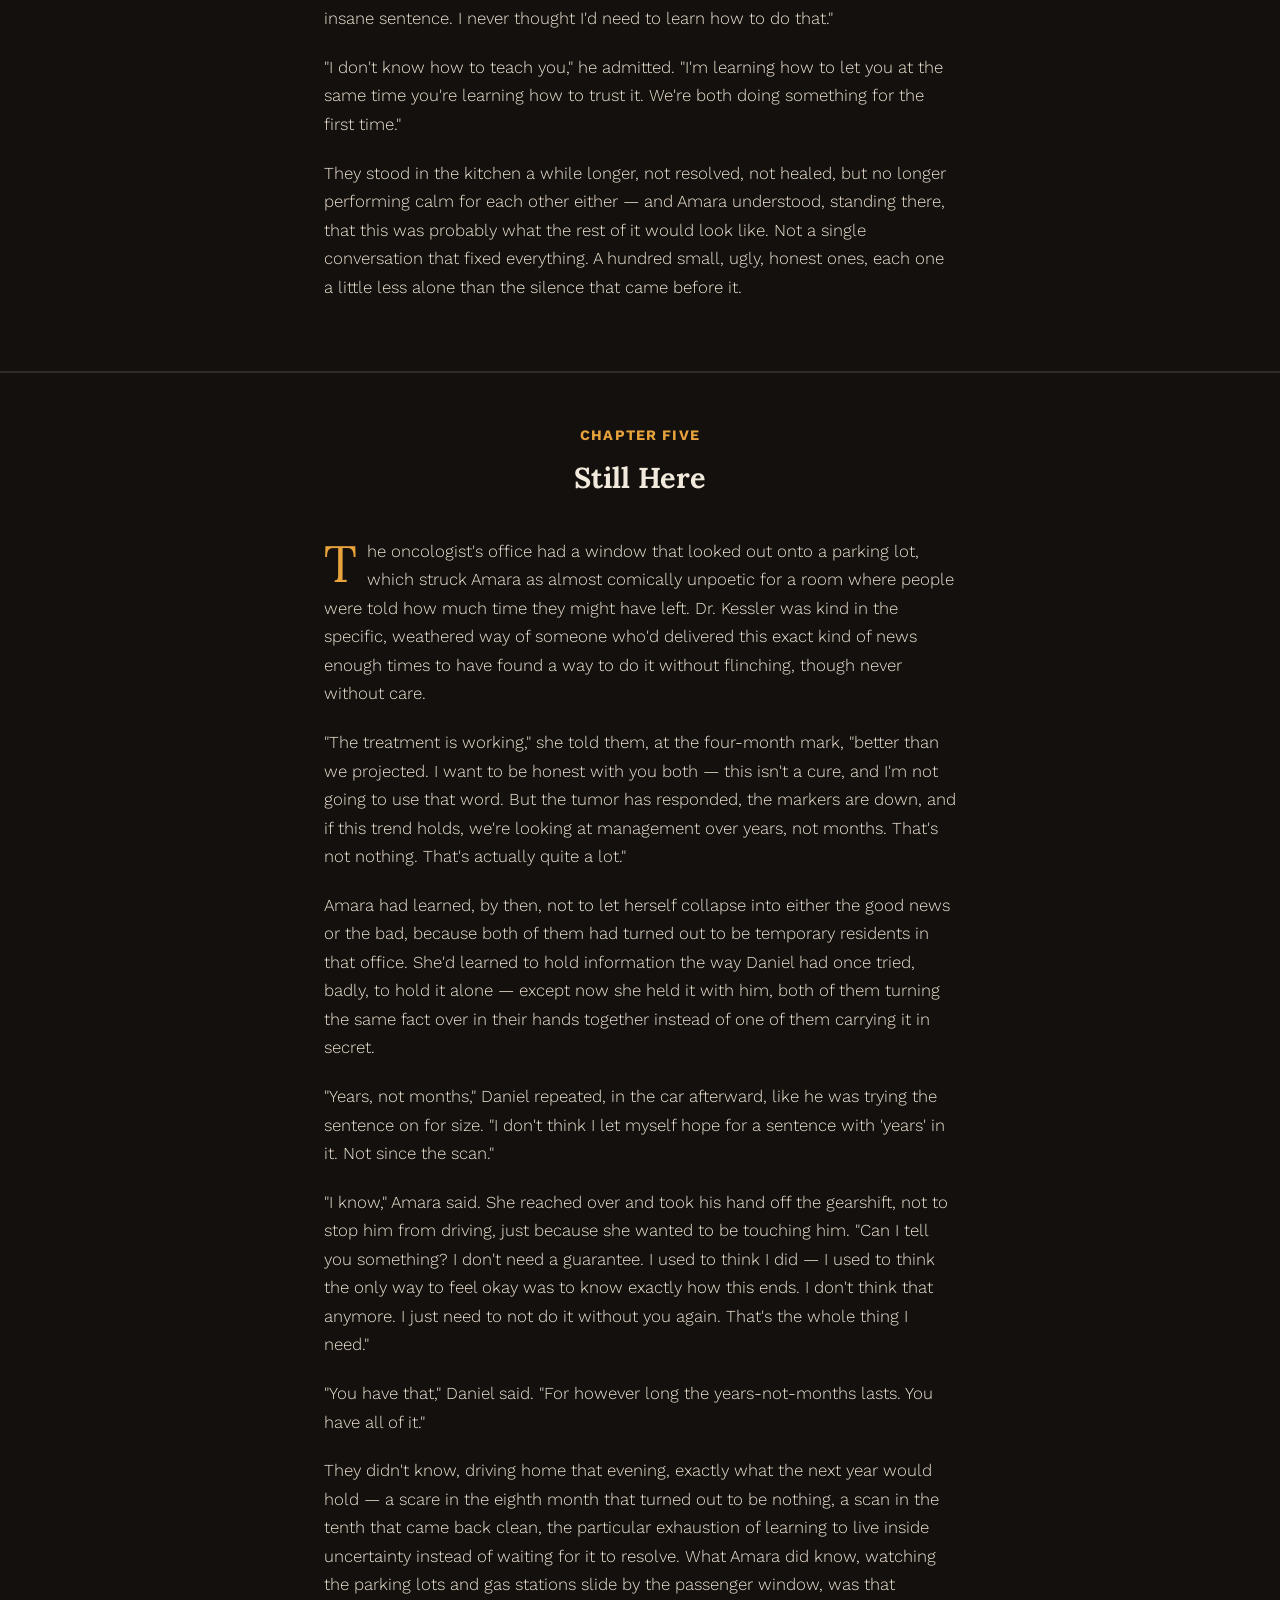
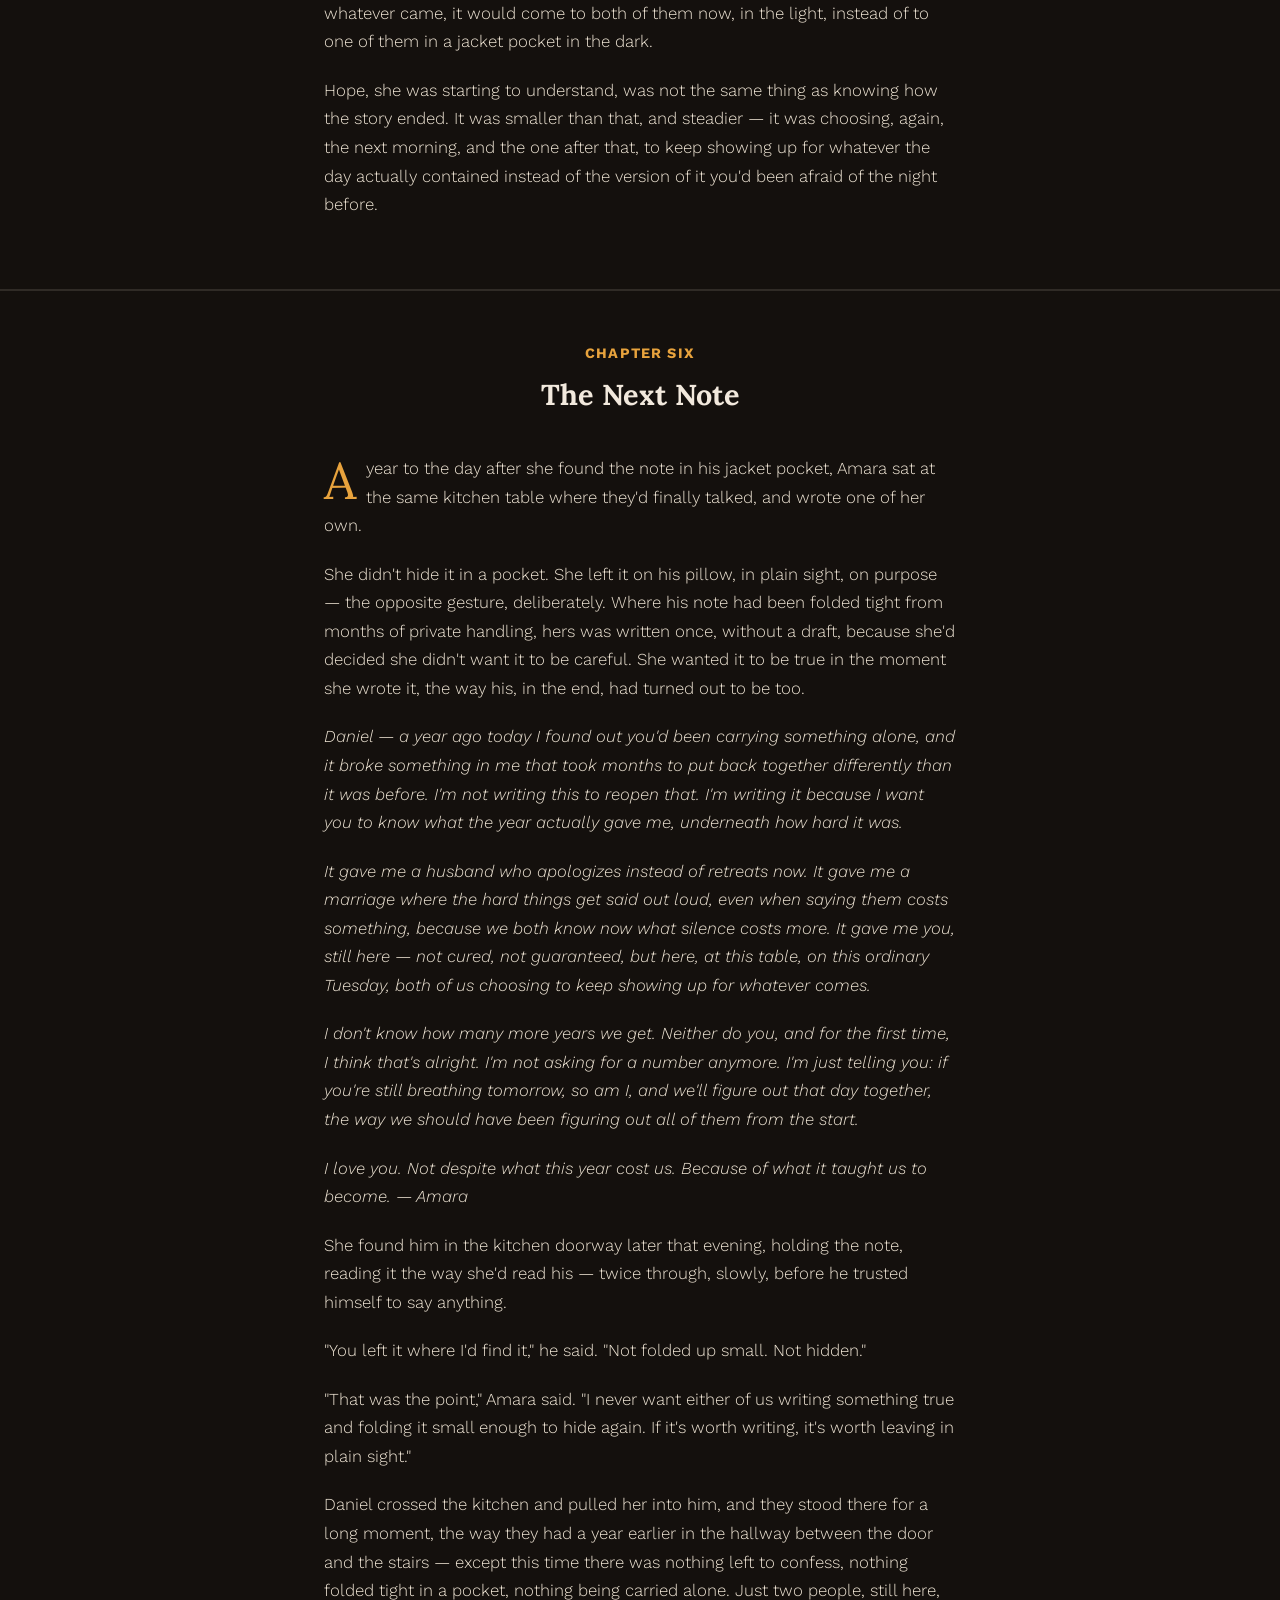
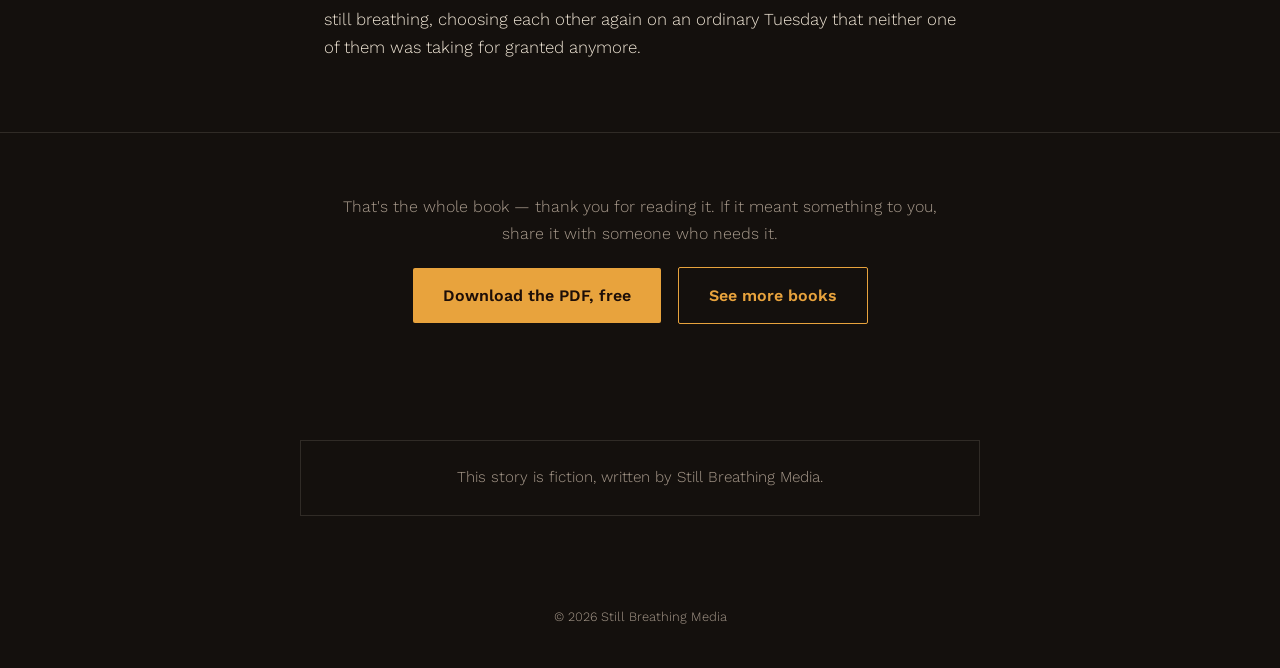
<file: note-in-his-pocket.html>
<!DOCTYPE html>
<html lang="en">
<head>
<meta charset="UTF-8">
<meta name="viewport" content="width=device-width, initial-scale=1.0">
<title>The Note In His Pocket — Still Breathing Media</title>
<script async src="https://pagead2.googlesyndication.com/pagead/js/adsbygoogle.js?client=ca-pub-6362707259129506" crossorigin="anonymous"></script>
<link rel="preconnect" href="https://fonts.googleapis.com">
<link href="https://fonts.googleapis.com/css2?family=Lora:ital,wght@0,400;0,500;0,600;1,400&family=Work+Sans:wght@300;400;500;600&display=swap" rel="stylesheet">
<style>
  :root{ --black:#14100D; --ember:#2B140A; --ember-deep:#1D0E08; --gold:#E8A33D; --rust:#B5502E; --cream:#F2E9DD; --muted:#A89A8C; --line:rgba(242,233,221,0.12); }
  *{box-sizing:border-box;margin:0;padding:0;}
  body{ background:var(--black); color:var(--cream); font-family:'Work Sans',sans-serif; font-weight:300; line-height:1.7; }
  a{ color:var(--gold); text-decoration:none; }
  .wrap{ max-width:680px; margin:0 auto; padding:0 24px; }
  header{ padding:60px 0 30px; border-bottom:1px solid var(--line); text-align:center; }
  header img{ width:64px; margin-bottom:10px; }
  h1.title{ font-family:'Lora',serif; font-size:2rem; margin-top:10px; }
  .subtitle{ color:var(--gold); font-family:'Lora',serif; font-style:italic; margin-top:8px; }
  .backlink{ display:inline-block; margin-top:22px; font-size:0.88rem; color:var(--muted); }
  .meta-row{ display:flex; justify-content:center; gap:24px; margin-top:20px; font-size:0.85rem; color:var(--muted); }
  section{ padding:50px 0; border-bottom:1px solid var(--line); }
  h2{ font-family:'Lora',serif; color:var(--rust); font-size:1.4rem; margin-bottom:18px; }
  .outline-item{ margin-bottom:18px; }
  .outline-item .ch{ color:var(--gold); font-family:'Lora',serif; font-size:0.95rem; }
  .outline-item p{ margin-top:4px; color:#D9CCBC; font-size:0.95rem; }
  .chapter h2.chnum{ text-align:center; color:var(--gold); font-family:'Work Sans'; font-size:0.9rem; letter-spacing:0.08em; margin-bottom:6px; }
  .chapter h1.chtitle{ text-align:center; font-family:'Lora',serif; font-size:1.8rem; margin-bottom:34px; }
  .chapter p{ margin-bottom:20px; font-size:1.05rem; color:#EDE3D3; }
  .chapter p:first-of-type::first-letter{ font-family:'Lora',serif; font-size:3.2rem; float:left; line-height:0.8; padding-right:10px; padding-top:6px; color:var(--gold); }
  .cta{ text-align:center; padding:60px 0; }
  .cta p{ color:var(--muted); margin-bottom:14px; }
  .btn{ display:inline-block; padding:14px 30px; background:var(--gold); color:var(--ember-deep); font-weight:600; border-radius:2px; margin: 6px; }
  footer{ text-align:center; padding:40px 0; color:var(--muted); font-size:0.8rem; }
</style>
</head>
<body>

<header>
  <div class="wrap">
    <img src="logo.png" alt="Still Breathing">
    <div class="subtitle">A STILL BREATHING BOOK · FREE</div>
    <h1 class="title">The Note In His Pocket</h1>
    <div class="meta-row"><span>6 Chapters</span><span>·</span><span>Free — Full Book</span></div>
    <a class="backlink" href="index.html">&larr; Back to Still Breathing</a>
    <div style="margin-top:18px;">
      <a href="the-note-in-his-pocket.pdf" download style="display:inline-block;padding:12px 26px;background:var(--gold);color:var(--ember-deep);font-weight:600;border-radius:2px;">Download the full PDF, free</a>
    </div>
    <div style="margin-top:16px;">
      <button data-share data-share-title="The Note In His Pocket" style="background:none;border:1px solid var(--line);color:var(--muted);padding:8px 16px;border-radius:20px;font-size:0.82rem;cursor:pointer;"><svg width="14" height="14" viewBox="0 0 24 24" fill="none" stroke="currentColor" stroke-width="2" style="vertical-align:-2px;margin-right:4px;"><circle cx="18" cy="5" r="3"/><circle cx="6" cy="12" r="3"/><circle cx="18" cy="19" r="3"/><line x1="8.6" y1="10.6" x2="15.4" y2="6.4"/><line x1="8.6" y1="13.4" x2="15.4" y2="17.6"/></svg>Share this story</button>
    </div>
  </div>
</header>

<section>
  <div class="wrap">
    <h2>What This Book Is About</h2>
    <p style="color:#D9CCBC;">Amara has been married to Daniel for eleven years when she finds a folded note in the pocket of the jacket she's taking to the dry cleaner. It isn't a love letter to someone else. It's Daniel's own handwriting — a letter he never meant for her to find, written months before, to himself, to God, and to her. What follows is the story of the year Amara spent learning that the man she thought she knew completely had been carrying something alone, and what it cost him to protect her from it — and what it means to keep loving someone once the whole truth is finally on the table.</p>
  </div>
</section>

<section class="chapter">
  <div class="wrap">
    <h2 class="chnum">CHAPTER ONE</h2>
    <h1 class="chtitle">The Jacket</h1>

    <p>The dry cleaner closed at six, and it was five forty when Amara finally pulled Daniel's gray jacket off the hook by the door, the one he wore to church and to funerals and to the kind of dinners where his father's old friends still called him "young man" even though he was forty-one. She checked the pockets out of habit — eleven years of marriage teaches you that much, that a man's pockets are where his life quietly accumulates, receipts and gum wrappers and, once, memorably, an engagement ring he'd forgotten he was carrying for three days because he kept losing his nerve.</p>

    <p>This time it was a piece of paper, folded into a small, tight square, soft at the creases the way paper gets when it's been folded and unfolded many times. Amara almost didn't open it. She almost put it on the counter with his keys and let him find it later, the way she did with grocery lists and parking stubs. But something about the softness of the folds stopped her — paper doesn't wear like that from one folding. It wears like that from a hand that keeps coming back to it.</p>

    <p>She opened it standing in the hallway, still in her coat, and the first line took the floor out from under her.</p>

    <p><em>If you're reading this, I probably still haven't found the right time to tell you. I don't think there is one.</em></p>

    <p>Her first thought — she would be ashamed of this later, but it was her first, animal thought — was another woman. Eleven years of marriage and the mind still goes there first, before it goes anywhere kinder. She read the second line braced for a name.</p>

    <p><em>The scan came back on a Tuesday. I remember because you'd made the lemon chicken you make when you're stressed about your mother, and I sat across from you and ate two helpings and told you it was the best thing you'd made all year, and it was, and I still hadn't told you that four hours earlier a doctor had said the word "mass" to me in a small room with bad lighting.</em></p>

    <p>Amara sat down on the bottom stair. Not because her legs gave out dramatically, the way it happens in the stories — just a slow, deliberate lowering, the way you sit when you suspect you're about to need to be sitting for a while.</p>

    <p>She read it twice more before she let herself cry, because she needed the facts in order first — that was who she was, who she'd always been, the one who wanted the shape of a thing before she'd let herself feel it. Eight months. He'd known for eight months. There had been a birthday in those eight months, and a trip to see her sister in Portland, and an ordinary Tuesday where he'd fixed the garbage disposal and complained about it the whole time, cursing cheerfully at a machine while carrying — she did the math without meaning to — something enormous, alone, the entire time.</p>

    <p>The note didn't explain why. Not yet. It just kept circling back to the same phrase, three times in two paragraphs, like a man trying to convince himself as much as her: <em>I wanted you to have one more year of the version of me that wasn't sick yet. I know that was selfish. I know I don't get to decide that for you. I did it anyway.</em></p>

    <p>Amara had married a careful man. That was the thing people said at their wedding, the thing his mother said with a kind of relief in her voice — <em>he's careful, he'll take care of you</em> — and she had always understood it as a compliment about his driving, his budgeting, the way he double-checked the stove before they left for vacation. She was learning, in real time, sitting on the third stair from the bottom in her coat, that carefulness had a darker cousin, and its name was the belief that love means deciding, alone, what someone else can bear.</p>

    <p>She heard his car in the driveway before she'd decided what she was going to do with her face when he walked in. There wasn't time to arrange it into something calm, something that would let him ease into the conversation the way he'd clearly planned to — however he'd planned to, whenever he'd finally worked up to it, on some future Tuesday that the note made clear he'd been circling for eight months without landing on.</p>

    <p>The door opened. He was still in his work clothes, tie loosened, keys in hand, already mid-sentence about traffic on the parkway — and then he saw her on the stairs, and the paper in her hand, and Amara watched something in her husband's face go very still, the way a man's face goes still when the thing he has been outrunning finally catches him from behind.</p>

    <p>"Amara," he said. Just her name. Like it was the only word he had left that he trusted himself to say correctly.</p>

    <p>She looked up at him — this man she had built a whole life with, whose handwriting she would know anywhere, whose softest lies, it turned out, were the ones he told to protect her — and she asked the only question that mattered yet.</p>

    <p>"How long were you going to let me not know?"</p>

    <p>He didn't answer right away. He set his keys down on the table by the door, the same small, careful motion he made every single evening of their marriage, an ordinary gesture now carrying the whole unbearable weight of everything he hadn't said, and for a long moment the two of them just stood there in the hallway, between the door and the stairs, in the last few seconds before everything they knew about each other had to be learned all over again.</p>
  </div>
</section>

<section class="chapter" style="border-top:1px solid var(--line);">
  <div class="wrap">
    <h2 class="chnum">CHAPTER TWO</h2>
    <h1 class="chtitle">What the Note Said</h1>

    <p>They didn't sit at the kitchen table for this conversation, the way they sat for every other important one — the wedding budget, the year they almost moved to Ohio, whether to keep trying after the second miscarriage. Amara stayed on the stairs. Daniel stayed by the door. It was as if some part of both of them understood that sitting down together would mean agreeing this was a conversation they could get through calmly, and neither of them believed that yet.</p>

    <p>"Read it to me," Amara said. "Out loud. I want to hear it in your voice, not mine."</p>

    <p>He flinched, but he came and took the paper from her hand, and unfolded it along creases he clearly knew by feel, and began to read his own letter back to her like a man reading someone else's eulogy.</p>

    <p><em>The scan came back on a Tuesday. Mass, they said, in the pancreas, and then a lot of words after that I didn't retain because I was still stuck on the first one. They wanted to run more tests before they'd commit to a stage, but the doctor's face told me enough about which direction this was likely to go.</em></p>

    <p>Daniel's voice caught here, the first time, and he pushed through it the way Amara had watched him push through every hard thing in eleven years — jaw tight, eyes forward, refusing to let the difficulty of a thing stop him from finishing it.</p>

    <p><em>I told myself I'd tell you that weekend. Then I told myself after your work trip. Then after your mother's visit, because you didn't need two hard things at once. Every week I found a reason the timing wasn't right, and somewhere around month three I understood that I wasn't waiting for the right time anymore. I was just hiding. I want to be honest with you, even in a letter I hoped you'd never have to read: some of it was protecting you. But some of it, if I'm truly honest, was that saying it out loud to you would make it real in a way that staying silent didn't. As long as you didn't know, I could still be the version of myself that wasn't sick. I could still be just your husband, not your husband who is dying. I wanted that a little longer than I had a right to want it.</em></p>

    <p>Amara made a sound she didn't recognize as her own — not quite a sob, something rougher, older, like it had been sitting in her chest for eight months without her permission and was only now finding the exit.</p>

    <p><em>The treatment starts in two weeks. I'm telling you this in writing because I've tried four times to say it to your face and each time I watched you laugh at something on your phone, or hum while you cooked, or fall asleep against my shoulder trusting that everything in our life was exactly what it looked like, and I couldn't do it. I couldn't be the one to take that from you. I know that was my decision to make alone, and I know now, writing this, that it wasn't fair of me to make it alone. I'm sorry. I don't know how to end a letter like this except to say what I actually believe, which is that I'm not gone yet, and I don't intend to go without a fight, and whatever time this buys us, I want to spend it with you knowing the truth instead of me carrying it by myself in the dark.</em></p>

    <p>He stopped reading. The paper hung from his hand like it had gotten heavier in the reading of it. Amara sat very still on the stairs, running the math again — eight months, a birthday, a trip to Portland, a garbage disposal fixed on an ordinary Tuesday — and understanding now that every one of those days had a second, invisible version running underneath it, a version where her husband knew something about his own body that was trying to end their marriage on a timeline he'd decided not to share.</p>

    <p>"Treatment starts in two weeks," she said, finally, her voice flat with the effort of not breaking. "When did you write this?"</p>

    <p>"Four months ago." He said it like a confession inside a confession. "I've been carrying it in different jackets since. I kept meaning to either tell you or throw it away, and I couldn't make myself do either one."</p>

    <p>"Four months." Amara stood up, and the motion felt like the first deliberate thing her body had done since she opened the letter. "So this isn't even the whole truth. This is a four-month-old draft of the truth."</p>

    <p>"Amara—"</p>

    <p>"How far along is the treatment? Is it working? Is there a doctor I'm supposed to be calling, appointments I don't know about, a version of our calendar I haven't been shown?" The questions came out of her in a rush now, the practical mind taking back the wheel from the part of her that wanted to simply scream. "I need the whole thing, Daniel. Not the version you could bear to write in a letter you hoped I'd never find."</p>

    <p>He nodded, slowly, like a man finally setting down something he'd been carrying so long his arms had forgotten how to hang naturally at his sides. "Okay," he said. "Sit down. The real table this time. I'll tell you everything."</p>

    <p>And for the first time in eight months, he did.</p>
  </div>
</section>

<section class="chapter" style="border-top:1px solid var(--line);">
  <div class="wrap">
    <h2 class="chnum">CHAPTER THREE</h2>
    <h1 class="chtitle">Eight Months</h1>

    <p>Later, Amara would think of it as living two marriages during the same eight months without knowing it — the one she'd been living, ordinary and a little tired the way any eleven-year marriage gets tired, and the one that had actually been happening underneath it, narrower and more frightened, that Daniel had been living alone.</p>

    <p>She went back over the calendar in her head that night, unable to stop herself, the way you can't stop pressing on a bruise once you know it's there. Her birthday, six months ago — he'd taken her to the restaurant on the water, the one with the bad service and the good view, and she remembered thinking he seemed distracted, and she'd assumed it was work. It wasn't work. It was three weeks after the scan, and he was sitting across from her at a table with a candle in a jar, watching her blow out thirty-nine candles, already doing the math on how many more of her birthdays he was allowed to plan for.</p>

    <p>The Portland trip, five months ago — her sister's new baby, the two of them up late in the guest room translating baby noises into jokes the way sisters do. Amara remembered calling Daniel each night, and how his voice had sounded thinner over the phone, and how she'd told herself it was just the connection. It wasn't the connection. That was two weeks before his first oncology appointment, the one he went to alone, in a waiting room with a wife six states away laughing at pictures of her nephew.</p>

    <p>And the garbage disposal. God, the garbage disposal — an ordinary Tuesday, Daniel on his back half under the sink, cursing cheerfully at a piece of machinery, and Amara remembered laughing at him from the doorway, remembered thinking, <em>this is what a good life is made of, small men versus small machines.</em> She hadn't known that "cheerfully" was a performance. She hadn't known that the man under the sink had, three days earlier, been told his tumor markers were trending in a direction the doctor didn't love.</p>

    <p>"You were fixing a garbage disposal," she said to him now, days later, apropos of nothing, the memory arriving in the middle of folding laundry. "While you were — while this was happening to you. You were under the sink complaining about a wrench."</p>

    <p>Daniel, on the other side of the bed, folding his own half of the same basket, went still. "I remember that day," he said carefully.</p>

    <p>"Why would you do that? Fix a garbage disposal. If I found out I had — if I were you, I don't think I'd care about the garbage disposal."</p>

    <p>"Because it was normal," he said. "And I wanted one more normal thing. I wanted to be a guy who fixes his own garbage disposal and complains about it, instead of a guy who has cancer, for one more Tuesday. That's — Amara, that's most of what those eight months were. Just me trying to buy one more normal day at a time."</p>

    <p>She sat down on the edge of the bed with a dish towel still in her hands, and let herself finally cry the way she hadn't let herself the night she found the note — not sharp, not angry, just grief, unhurried and enormous, for eight months of ordinary days that she now understood had each secretly been a small act of extraordinary will.</p>

    <p>"I'm not only sad for what's happening to you," she told him, once she could talk again. "I'm sad for you doing all of it by yourself. Every single one of those days, you were carrying this completely alone, right next to me, and I didn't even get to help you carry it because I didn't know there was anything to carry."</p>

    <p>Daniel came and sat beside her, not touching her yet, giving her the choice. "I know," he said. "That's the part I got wrong. Not the diagnosis — I can't control that. The alone part. That was mine. That was the mistake."</p>

    <p>"It was," Amara said. Not cruelly. Just true. "But I understand why you made it. I probably would have tried to protect you from something too, if I could've talked myself into believing that was actually possible." She leaned her head against his shoulder, finally, eight months of accumulated distance closing an inch at a time. "I just don't want you protecting me from you anymore. Whatever this is. However bad it gets. I want the real days, Daniel. Even the hard ones. Especially those."</p>
  </div>
</section>

<section class="chapter" style="border-top:1px solid var(--line);">
  <div class="wrap">
    <h2 class="chnum">CHAPTER FOUR</h2>
    <h1 class="chtitle">The Argument</h1>

    <p>The gentleness didn't last. Amara had known, somewhere underneath the grief, that it wouldn't — that grief and fury are not sequential, no matter what the books say, but simultaneous, and that hers hadn't finished arriving just because she'd had one good cry on the edge of the bed.</p>

    <p>It came out four days later, over something almost stupid — Daniel skipping a dose of the anti-nausea medication because it made him too foggy to think, and not telling her he'd skipped it, and Amara finding the full bottle by accident when she went looking for aspirin.</p>

    <p>"You're doing it again," she said, and her voice had an edge in it she barely recognized. "Right now. This exact week. You're deciding things about your own treatment and not telling me, and I only found out because I was looking for aspirin."</p>

    <p>"It's one dose, Amara. It's not the note. It's not eight months of—"</p>

    <p>"It's exactly the note!" She was standing now, and she hadn't decided to stand, her body had simply done it without her. "It's the same thing in miniature! You deciding, alone, what I can handle knowing about your own body! You promised me — four days ago, right here, you said no more of this — and you've already found a smaller version of the same lie to tell me!"</p>

    <p>"It's not a lie, it's one missed dose that made me feel like garbage and I didn't want to worry you over nothing—"</p>

    <p>"Don't you <em>dare</em> tell me what counts as nothing," Amara said, and her voice cracked down the middle of the sentence. "You don't get to decide that anymore. You lost that. You lost the right to decide what's too small for me to know, the day I found out you'd been carrying a cancer diagnosis through my sister's baby shower photos."</p>

    <p>Daniel's jaw tightened, the old defense mechanism, and for a second she watched him start to retreat into the same careful, protective silence that had started all of this — and then, visibly, physically, she watched him make a different choice.</p>

    <p>"You're right," he said instead, and it seemed to cost him something to say it. "I was scared, and I made a small decision alone instead of a big one, and it's the exact same instinct that got us here in the first place. I hear you. I don't have a defense for it. I just have an apology, and a promise I clearly need to actually keep this time instead of just saying."</p>

    <p>The anger in Amara didn't evaporate — it doesn't work that way, not really, not in one sentence — but something in her chest loosened at being met instead of managed. "I'm not trying to punish you," she said, quieter now. "I'm trying to understand how to trust you again while you're dying. That's — Daniel, that's an insane sentence. I never thought I'd need to learn how to do that."</p>

    <p>"I don't know how to teach you," he admitted. "I'm learning how to let you at the same time you're learning how to trust it. We're both doing something for the first time."</p>

    <p>They stood in the kitchen a while longer, not resolved, not healed, but no longer performing calm for each other either — and Amara understood, standing there, that this was probably what the rest of it would look like. Not a single conversation that fixed everything. A hundred small, ugly, honest ones, each one a little less alone than the silence that came before it.</p>
  </div>
</section>

<section class="chapter" style="border-top:1px solid var(--line);">
  <div class="wrap">
    <h2 class="chnum">CHAPTER FIVE</h2>
    <h1 class="chtitle">Still Here</h1>

    <p>The oncologist's office had a window that looked out onto a parking lot, which struck Amara as almost comically unpoetic for a room where people were told how much time they might have left. Dr. Kessler was kind in the specific, weathered way of someone who'd delivered this exact kind of news enough times to have found a way to do it without flinching, though never without care.</p>

    <p>"The treatment is working," she told them, at the four-month mark, "better than we projected. I want to be honest with you both — this isn't a cure, and I'm not going to use that word. But the tumor has responded, the markers are down, and if this trend holds, we're looking at management over years, not months. That's not nothing. That's actually quite a lot."</p>

    <p>Amara had learned, by then, not to let herself collapse into either the good news or the bad, because both of them had turned out to be temporary residents in that office. She'd learned to hold information the way Daniel had once tried, badly, to hold it alone — except now she held it with him, both of them turning the same fact over in their hands together instead of one of them carrying it in secret.</p>

    <p>"Years, not months," Daniel repeated, in the car afterward, like he was trying the sentence on for size. "I don't think I let myself hope for a sentence with 'years' in it. Not since the scan."</p>

    <p>"I know," Amara said. She reached over and took his hand off the gearshift, not to stop him from driving, just because she wanted to be touching him. "Can I tell you something? I don't need a guarantee. I used to think I did — I used to think the only way to feel okay was to know exactly how this ends. I don't think that anymore. I just need to not do it without you again. That's the whole thing I need."</p>

    <p>"You have that," Daniel said. "For however long the years-not-months lasts. You have all of it."</p>

    <p>They didn't know, driving home that evening, exactly what the next year would hold — a scare in the eighth month that turned out to be nothing, a scan in the tenth that came back clean, the particular exhaustion of learning to live inside uncertainty instead of waiting for it to resolve. What Amara did know, watching the parking lots and gas stations slide by the passenger window, was that whatever came, it would come to both of them now, in the light, instead of to one of them in a jacket pocket in the dark.</p>

    <p>Hope, she was starting to understand, was not the same thing as knowing how the story ended. It was smaller than that, and steadier — it was choosing, again, the next morning, and the one after that, to keep showing up for whatever the day actually contained instead of the version of it you'd been afraid of the night before.</p>
  </div>
</section>

<section class="chapter" style="border-top:1px solid var(--line);">
  <div class="wrap">
    <h2 class="chnum">CHAPTER SIX</h2>
    <h1 class="chtitle">The Next Note</h1>

    <p>A year to the day after she found the note in his jacket pocket, Amara sat at the same kitchen table where they'd finally talked, and wrote one of her own.</p>

    <p>She didn't hide it in a pocket. She left it on his pillow, in plain sight, on purpose — the opposite gesture, deliberately. Where his note had been folded tight from months of private handling, hers was written once, without a draft, because she'd decided she didn't want it to be careful. She wanted it to be true in the moment she wrote it, the way his, in the end, had turned out to be too.</p>

    <p><em>Daniel — a year ago today I found out you'd been carrying something alone, and it broke something in me that took months to put back together differently than it was before. I'm not writing this to reopen that. I'm writing it because I want you to know what the year actually gave me, underneath how hard it was.</em></p>

    <p><em>It gave me a husband who apologizes instead of retreats now. It gave me a marriage where the hard things get said out loud, even when saying them costs something, because we both know now what silence costs more. It gave me you, still here — not cured, not guaranteed, but here, at this table, on this ordinary Tuesday, both of us choosing to keep showing up for whatever comes.</em></p>

    <p><em>I don't know how many more years we get. Neither do you, and for the first time, I think that's alright. I'm not asking for a number anymore. I'm just telling you: if you're still breathing tomorrow, so am I, and we'll figure out that day together, the way we should have been figuring out all of them from the start.</em></p>

    <p><em>I love you. Not despite what this year cost us. Because of what it taught us to become. — Amara</em></p>

    <p>She found him in the kitchen doorway later that evening, holding the note, reading it the way she'd read his — twice through, slowly, before he trusted himself to say anything.</p>

    <p>"You left it where I'd find it," he said. "Not folded up small. Not hidden."</p>

    <p>"That was the point," Amara said. "I never want either of us writing something true and folding it small enough to hide again. If it's worth writing, it's worth leaving in plain sight."</p>

    <p>Daniel crossed the kitchen and pulled her into him, and they stood there for a long moment, the way they had a year earlier in the hallway between the door and the stairs — except this time there was nothing left to confess, nothing folded tight in a pocket, nothing being carried alone. Just two people, still here, still breathing, choosing each other again on an ordinary Tuesday that neither one of them was taking for granted anymore.</p>
  </div>
</section>

<div class="cta">
  <div class="wrap">
    <p>That's the whole book — thank you for reading it. If it meant something to you, share it with someone who needs it.</p>
    <a class="btn" href="the-note-in-his-pocket.pdf" download>Download the PDF, free</a>
    <a class="btn" href="books.html" style="background:transparent;border:1px solid var(--gold);color:var(--gold);">See more books</a>
  </div>
</div>

<section style="border-bottom:none;">
  <div class="wrap" style="border:1px solid var(--line); padding:24px; text-align:center;">
    <div style="color:var(--muted);font-size:0.95rem;">This story is fiction, written by Still Breathing Media.</div>
  </div>
</section>

<footer>© 2026 Still Breathing Media</footer>
<script src="search.js?v=4"></script>
<script src="assistant.js?v=1"></script>
</body>
</html>
</file>
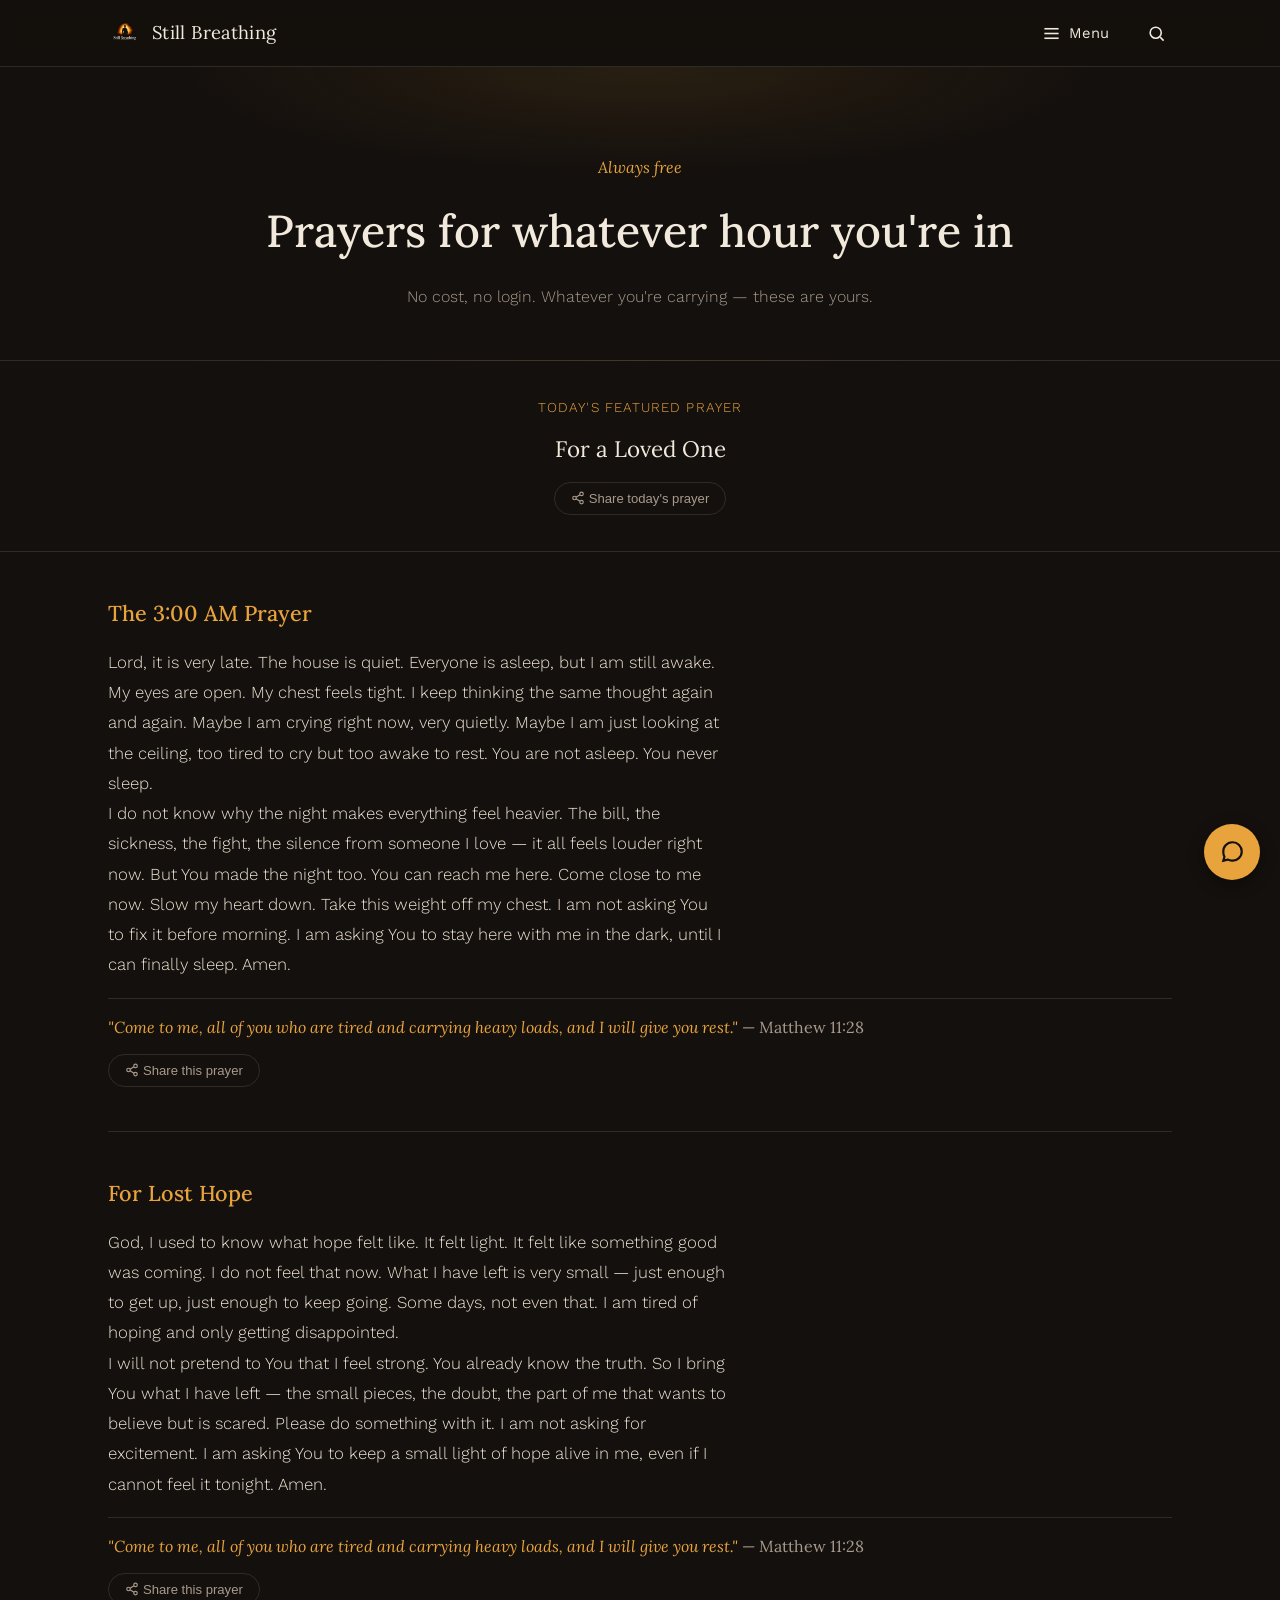
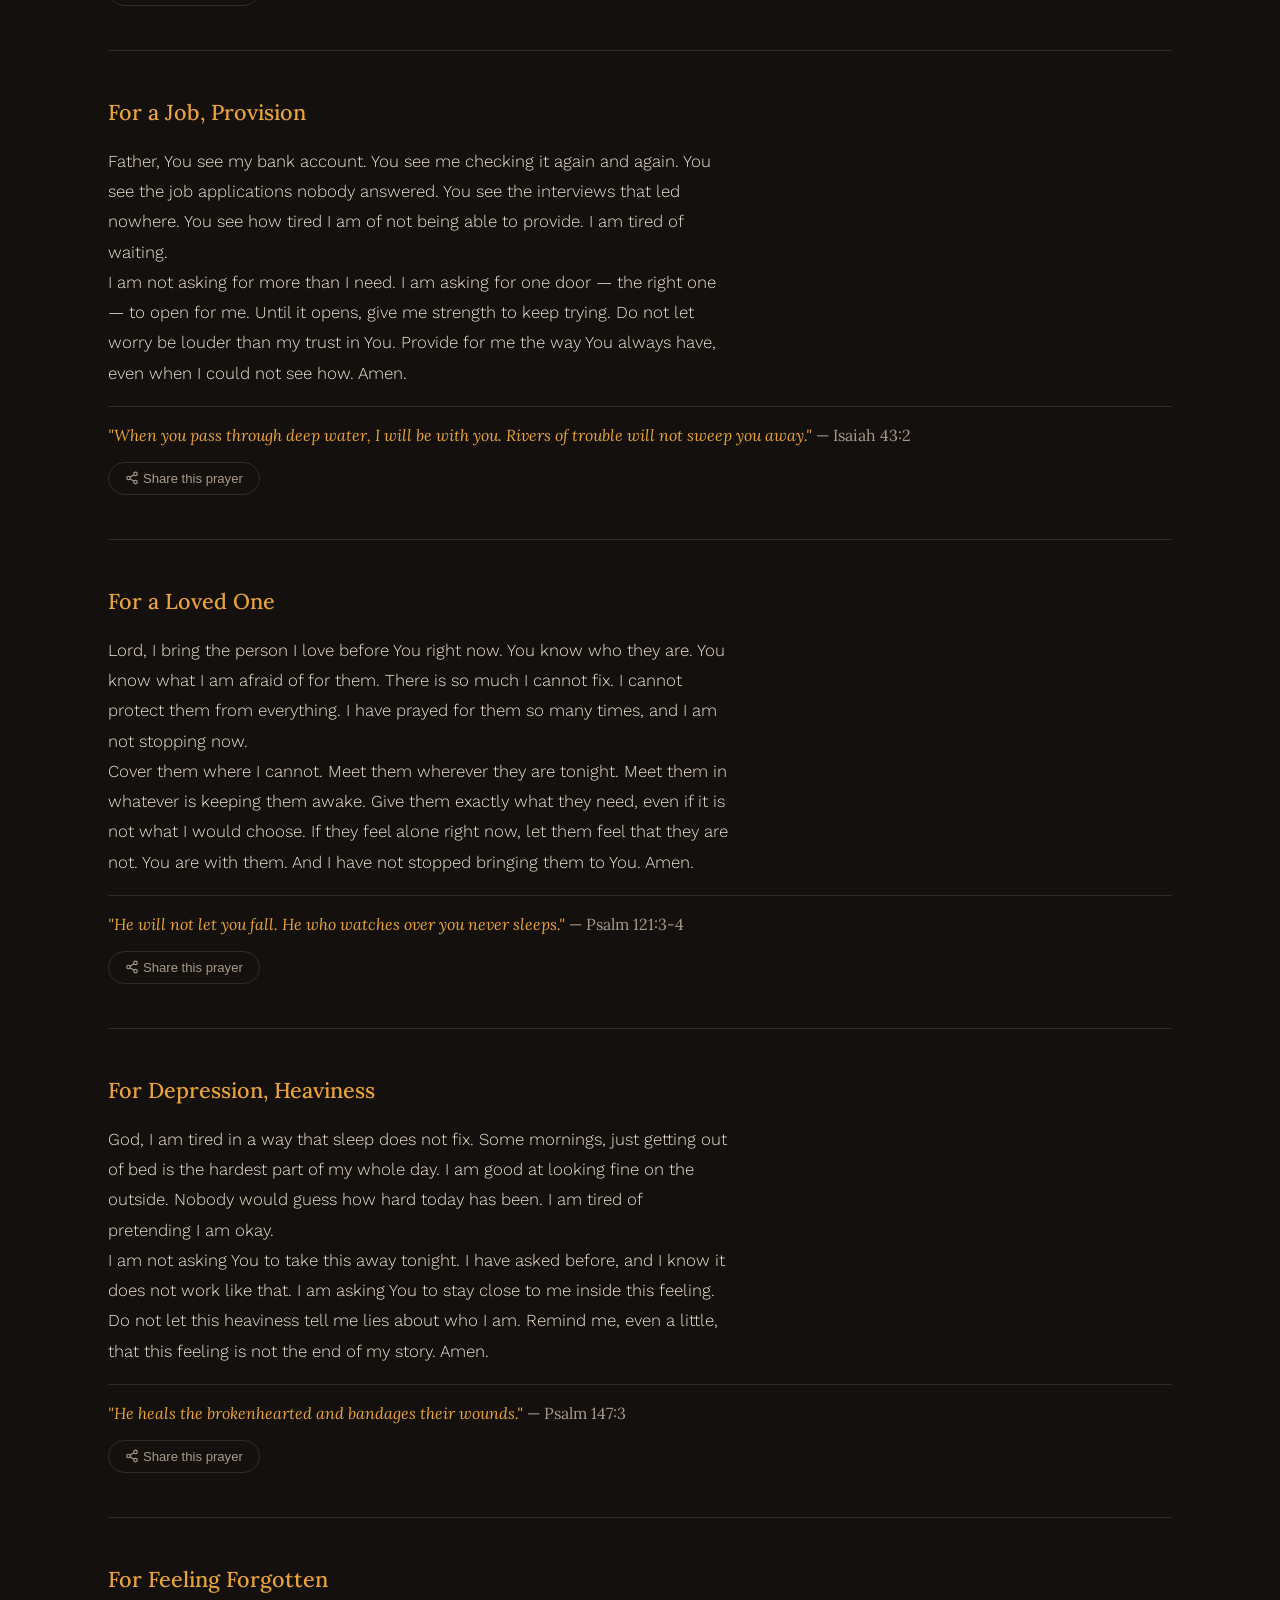
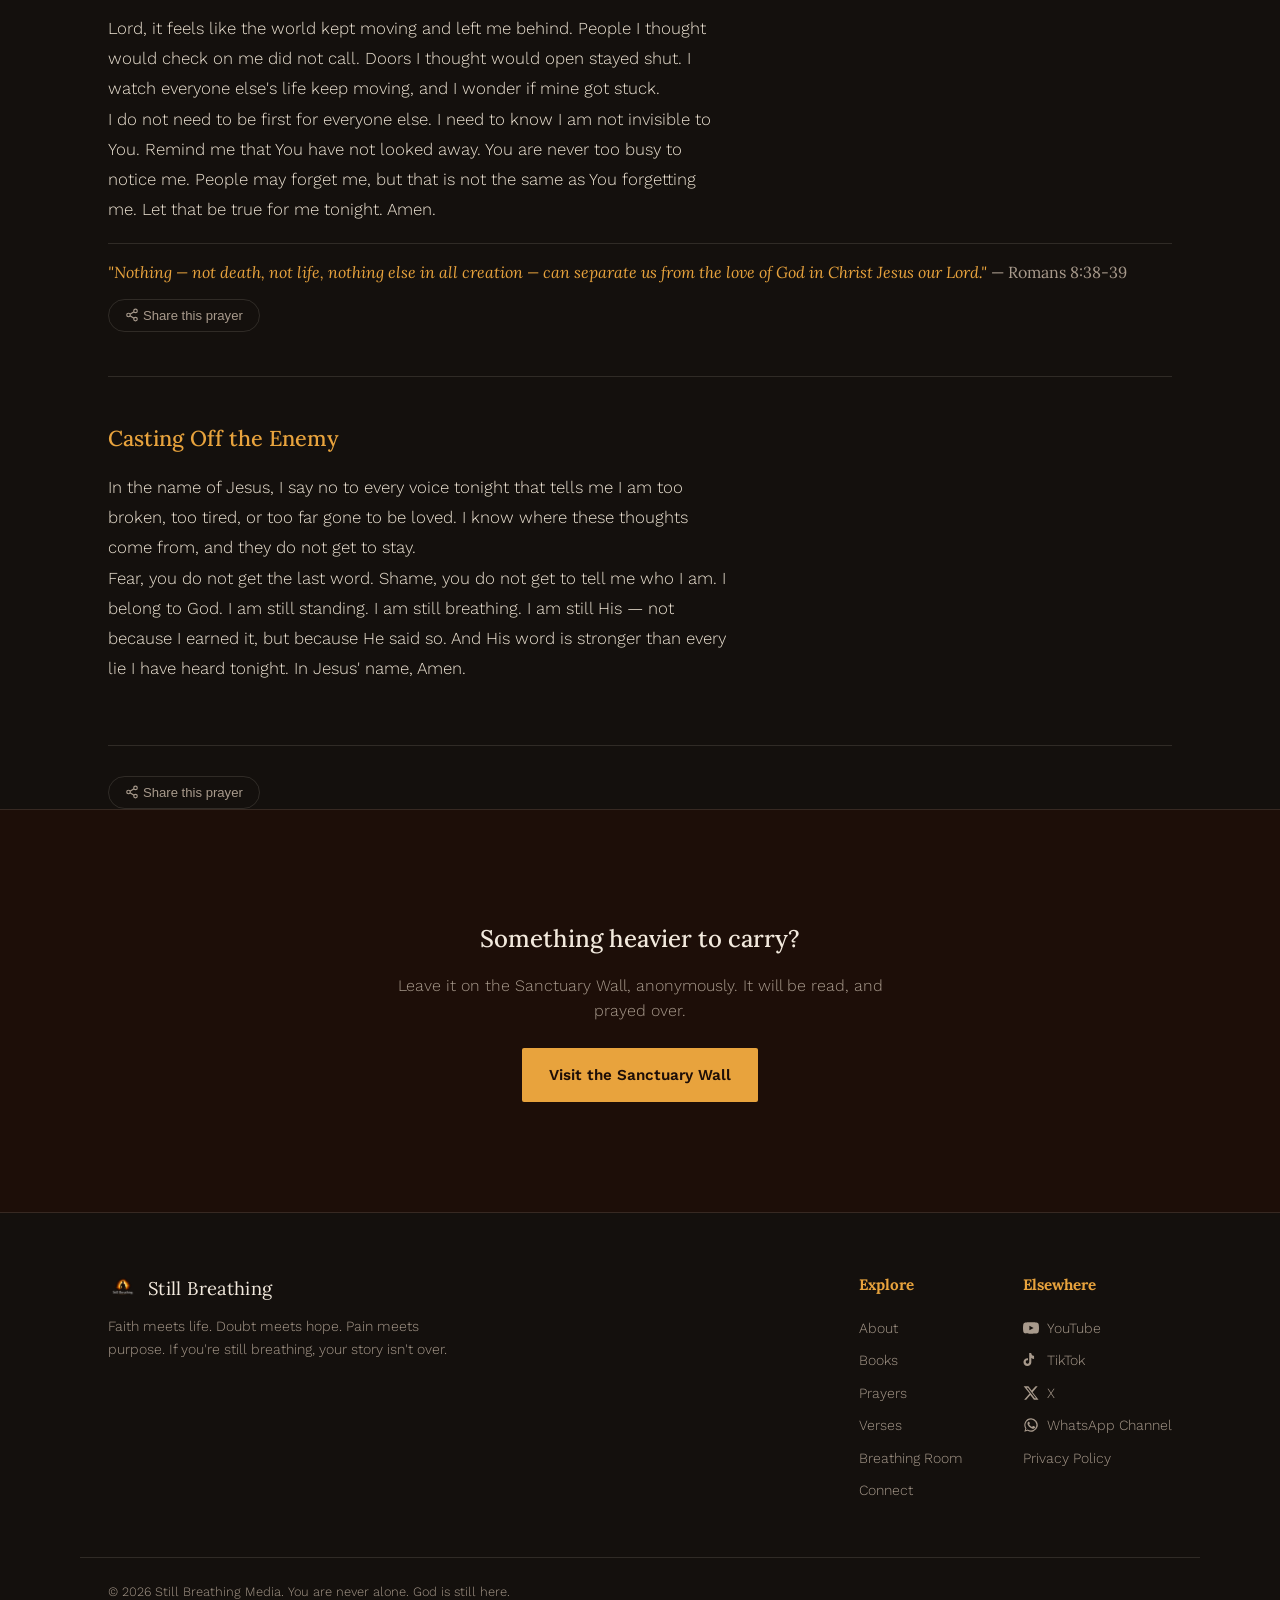
<file: prayers.html>
<!DOCTYPE html>
<html lang="en">
<head>
<script async src="https://pagead2.googlesyndication.com/pagead/js/adsbygoogle.js?client=ca-pub-6362707259129506" crossorigin="anonymous"></script>
<meta charset="UTF-8">
<meta name="viewport" content="width=device-width, initial-scale=1.0">
<title>Prayers | Still Breathing Media</title>
<meta property="og:title" content="Free Prayers — Still Breathing Media">
<meta property="og:description" content="Prayers for 3am, for lost hope, for provision, for the people you love. Always free, no login.">
<meta property="og:image" content="https://still-breathing-media.vercel.app/hero-sunset-road.jpg">
<meta property="og:url" content="https://still-breathing-media.vercel.app/prayers.html">
<meta property="og:type" content="website">
<meta name="twitter:card" content="summary_large_image">
<meta name="twitter:title" content="Free Prayers — Still Breathing Media">
<meta name="twitter:description" content="Prayers for 3am, for lost hope, for provision, for the people you love. Always free, no login.">
<meta name="twitter:image" content="https://still-breathing-media.vercel.app/hero-sunset-road.jpg">
<link rel="preconnect" href="https://fonts.googleapis.com">
<link href="https://fonts.googleapis.com/css2?family=Lora:ital,wght@0,400;0,500;0,600;1,400&family=Work+Sans:wght@300;400;500;600&display=swap" rel="stylesheet">
<link rel="stylesheet" href="styles.css?v=2">
<style>
  .prayer-block{ padding: 44px 0; border-bottom: 1px solid var(--line); scroll-margin-top: 90px; }
  .prayer-block h2{ font-family:'Lora',serif; color:var(--gold); font-size:1.35rem; margin-bottom:16px; }
  .prayer-block p{ color:#EDE3D3; font-size:1.05rem; line-height:1.8; max-width: 620px; }
</style>
</head>
<body>

<nav>
  <div class="wrap" style="display:flex;align-items:center;justify-content:space-between;">
    <a href="index.html" class="brand"><img src="logo.png" alt="Still Breathing" style="height:34px;width:auto;"> Still Breathing</a>
    <div style="display:flex;align-items:center;gap:26px;">
      <div class="menu-wrap">
        <button class="menu-toggle" id="menuToggle" aria-label="Menu">
          <svg width="19" height="19" viewBox="0 0 24 24" fill="none" stroke="currentColor" stroke-width="2"><line x1="3" y1="6" x2="21" y2="6"/><line x1="3" y1="12" x2="21" y2="12"/><line x1="3" y1="18" x2="21" y2="18"/></svg>
          Menu
        </button>
        <div class="menu-panel" id="menuPanel">
          <a href="index.html">Home</a>
          <a href="about.html">About</a>
          <a href="books.html">Books</a>
          <a href="prayers.html" class="active">Prayers</a>
          <a href="verses.html">Verses</a>
          <a href="breathing-room.html">Breathing Room</a>
          <a href="connect.html">Connect</a>
        </div>
      </div>
      <div class="search-wrap">
        <button class="search-toggle" id="searchToggle" aria-label="Search">
          <svg width="19" height="19" viewBox="0 0 24 24" fill="none" stroke="currentColor" stroke-width="2"><circle cx="11" cy="11" r="7"/><line x1="21" y1="21" x2="16.65" y2="16.65"/></svg>
        </button>
        <div class="search-panel" id="searchPanel">
          <input type="text" id="searchInput" placeholder="Search stories, prayers, books...">
          <div class="search-results" id="searchResults"></div>
        </div>
      </div>
    </div>
  </div>
</nav>

<div class="page-hero">
  <div class="wrap">
    <p class="kicker">Always free</p>
    <h1>Prayers for whatever hour you're in</h1>
    <p>No cost, no login. Whatever you're carrying — these are yours.</p>
  </div>
</div>

<section style="padding:36px 0;border-bottom:1px solid var(--line);">
  <div class="wrap" style="text-align:center;">
    <div style="color:var(--gold);font-size:0.85rem;letter-spacing:0.08em;text-transform:uppercase;margin-bottom:12px;">Today's featured prayer</div>
    <a id="featuredPrayerLink" href="#" style="font-family:'Lora',serif;font-size:1.4rem;color:var(--cream);"></a>
    <div style="margin-top:16px;">
      <button data-share data-share-title="Today's prayer from Still Breathing" data-share-text="Thought you might need this today." style="background:none;border:1px solid var(--line);color:var(--muted);padding:8px 16px;border-radius:20px;font-size:0.82rem;cursor:pointer;"><svg width="14" height="14" viewBox="0 0 24 24" fill="none" stroke="currentColor" stroke-width="2" style="vertical-align:-2px;margin-right:4px;"><circle cx="18" cy="5" r="3"/><circle cx="6" cy="12" r="3"/><circle cx="18" cy="19" r="3"/><line x1="8.6" y1="10.6" x2="15.4" y2="6.4"/><line x1="8.6" y1="13.4" x2="15.4" y2="17.6"/></svg>Share today's prayer</button>
    </div>
  </div>
</section>

<div class="wrap">
  <div class="prayer-block" id="am3" data-tag="3am">
    <h2>The 3:00 AM Prayer</h2>
    <p>Lord, it is very late. The house is quiet. Everyone is asleep, but I am still awake. My eyes are open. My chest feels tight. I keep thinking the same thought again and again. Maybe I am crying right now, very quietly. Maybe I am just looking at the ceiling, too tired to cry but too awake to rest. You are not asleep. You never sleep.</p>
    <p>I do not know why the night makes everything feel heavier. The bill, the sickness, the fight, the silence from someone I love — it all feels louder right now. But You made the night too. You can reach me here. Come close to me now. Slow my heart down. Take this weight off my chest. I am not asking You to fix it before morning. I am asking You to stay here with me in the dark, until I can finally sleep. Amen.</p>
  <div class="prayer-verse" style="margin-top:18px;padding-top:16px;border-top:1px solid var(--line);color:var(--gold);font-family:'Lora',serif;font-style:italic;"></div>
    <button data-share data-share-title="A prayer from Still Breathing" data-share-text="I found this prayer and thought of you." style="margin-top:14px;background:none;border:1px solid var(--line);color:var(--muted);padding:8px 16px;border-radius:20px;font-size:0.82rem;cursor:pointer;"><svg width="14" height="14" viewBox="0 0 24 24" fill="none" stroke="currentColor" stroke-width="2" style="vertical-align:-2px;margin-right:4px;"><circle cx="18" cy="5" r="3"/><circle cx="6" cy="12" r="3"/><circle cx="18" cy="19" r="3"/><line x1="8.6" y1="10.6" x2="15.4" y2="6.4"/><line x1="8.6" y1="13.4" x2="15.4" y2="17.6"/></svg>Share this prayer</button></div>
  <div class="prayer-block" id="hope" data-tag="hope">
    <h2>For Lost Hope</h2>
    <p>God, I used to know what hope felt like. It felt light. It felt like something good was coming. I do not feel that now. What I have left is very small — just enough to get up, just enough to keep going. Some days, not even that. I am tired of hoping and only getting disappointed.</p>
    <p>I will not pretend to You that I feel strong. You already know the truth. So I bring You what I have left — the small pieces, the doubt, the part of me that wants to believe but is scared. Please do something with it. I am not asking for excitement. I am asking You to keep a small light of hope alive in me, even if I cannot feel it tonight. Amen.</p>
  <div class="prayer-verse" style="margin-top:18px;padding-top:16px;border-top:1px solid var(--line);color:var(--gold);font-family:'Lora',serif;font-style:italic;"></div>
    <button data-share data-share-title="A prayer from Still Breathing" data-share-text="I found this prayer and thought of you." style="margin-top:14px;background:none;border:1px solid var(--line);color:var(--muted);padding:8px 16px;border-radius:20px;font-size:0.82rem;cursor:pointer;"><svg width="14" height="14" viewBox="0 0 24 24" fill="none" stroke="currentColor" stroke-width="2" style="vertical-align:-2px;margin-right:4px;"><circle cx="18" cy="5" r="3"/><circle cx="6" cy="12" r="3"/><circle cx="18" cy="19" r="3"/><line x1="8.6" y1="10.6" x2="15.4" y2="6.4"/><line x1="8.6" y1="13.4" x2="15.4" y2="17.6"/></svg>Share this prayer</button></div>
  <div class="prayer-block" id="job" data-tag="job">
    <h2>For a Job, Provision</h2>
    <p>Father, You see my bank account. You see me checking it again and again. You see the job applications nobody answered. You see the interviews that led nowhere. You see how tired I am of not being able to provide. I am tired of waiting.</p>
    <p>I am not asking for more than I need. I am asking for one door — the right one — to open for me. Until it opens, give me strength to keep trying. Do not let worry be louder than my trust in You. Provide for me the way You always have, even when I could not see how. Amen.</p>
  <div class="prayer-verse" style="margin-top:18px;padding-top:16px;border-top:1px solid var(--line);color:var(--gold);font-family:'Lora',serif;font-style:italic;"></div>
    <button data-share data-share-title="A prayer from Still Breathing" data-share-text="I found this prayer and thought of you." style="margin-top:14px;background:none;border:1px solid var(--line);color:var(--muted);padding:8px 16px;border-radius:20px;font-size:0.82rem;cursor:pointer;"><svg width="14" height="14" viewBox="0 0 24 24" fill="none" stroke="currentColor" stroke-width="2" style="vertical-align:-2px;margin-right:4px;"><circle cx="18" cy="5" r="3"/><circle cx="6" cy="12" r="3"/><circle cx="18" cy="19" r="3"/><line x1="8.6" y1="10.6" x2="15.4" y2="6.4"/><line x1="8.6" y1="13.4" x2="15.4" y2="17.6"/></svg>Share this prayer</button></div>
  <div class="prayer-block" id="loved" data-tag="loved">
    <h2>For a Loved One</h2>
    <p>Lord, I bring the person I love before You right now. You know who they are. You know what I am afraid of for them. There is so much I cannot fix. I cannot protect them from everything. I have prayed for them so many times, and I am not stopping now.</p>
    <p>Cover them where I cannot. Meet them wherever they are tonight. Meet them in whatever is keeping them awake. Give them exactly what they need, even if it is not what I would choose. If they feel alone right now, let them feel that they are not. You are with them. And I have not stopped bringing them to You. Amen.</p>
  <div class="prayer-verse" style="margin-top:18px;padding-top:16px;border-top:1px solid var(--line);color:var(--gold);font-family:'Lora',serif;font-style:italic;"></div>
    <button data-share data-share-title="A prayer from Still Breathing" data-share-text="I found this prayer and thought of you." style="margin-top:14px;background:none;border:1px solid var(--line);color:var(--muted);padding:8px 16px;border-radius:20px;font-size:0.82rem;cursor:pointer;"><svg width="14" height="14" viewBox="0 0 24 24" fill="none" stroke="currentColor" stroke-width="2" style="vertical-align:-2px;margin-right:4px;"><circle cx="18" cy="5" r="3"/><circle cx="6" cy="12" r="3"/><circle cx="18" cy="19" r="3"/><line x1="8.6" y1="10.6" x2="15.4" y2="6.4"/><line x1="8.6" y1="13.4" x2="15.4" y2="17.6"/></svg>Share this prayer</button></div>
  <div class="prayer-block" id="depression" data-tag="depression">
    <h2>For Depression, Heaviness</h2>
    <p>God, I am tired in a way that sleep does not fix. Some mornings, just getting out of bed is the hardest part of my whole day. I am good at looking fine on the outside. Nobody would guess how hard today has been. I am tired of pretending I am okay.</p>
    <p>I am not asking You to take this away tonight. I have asked before, and I know it does not work like that. I am asking You to stay close to me inside this feeling. Do not let this heaviness tell me lies about who I am. Remind me, even a little, that this feeling is not the end of my story. Amen.</p>
  <div class="prayer-verse" style="margin-top:18px;padding-top:16px;border-top:1px solid var(--line);color:var(--gold);font-family:'Lora',serif;font-style:italic;"></div>
    <button data-share data-share-title="A prayer from Still Breathing" data-share-text="I found this prayer and thought of you." style="margin-top:14px;background:none;border:1px solid var(--line);color:var(--muted);padding:8px 16px;border-radius:20px;font-size:0.82rem;cursor:pointer;"><svg width="14" height="14" viewBox="0 0 24 24" fill="none" stroke="currentColor" stroke-width="2" style="vertical-align:-2px;margin-right:4px;"><circle cx="18" cy="5" r="3"/><circle cx="6" cy="12" r="3"/><circle cx="18" cy="19" r="3"/><line x1="8.6" y1="10.6" x2="15.4" y2="6.4"/><line x1="8.6" y1="13.4" x2="15.4" y2="17.6"/></svg>Share this prayer</button></div>
  <div class="prayer-block" id="forgotten" data-tag="forgotten">
    <h2>For Feeling Forgotten</h2>
    <p>Lord, it feels like the world kept moving and left me behind. People I thought would check on me did not call. Doors I thought would open stayed shut. I watch everyone else's life keep moving, and I wonder if mine got stuck.</p>
    <p>I do not need to be first for everyone else. I need to know I am not invisible to You. Remind me that You have not looked away. You are never too busy to notice me. People may forget me, but that is not the same as You forgetting me. Let that be true for me tonight. Amen.</p>
  <div class="prayer-verse" style="margin-top:18px;padding-top:16px;border-top:1px solid var(--line);color:var(--gold);font-family:'Lora',serif;font-style:italic;"></div>
    <button data-share data-share-title="A prayer from Still Breathing" data-share-text="I found this prayer and thought of you." style="margin-top:14px;background:none;border:1px solid var(--line);color:var(--muted);padding:8px 16px;border-radius:20px;font-size:0.82rem;cursor:pointer;"><svg width="14" height="14" viewBox="0 0 24 24" fill="none" stroke="currentColor" stroke-width="2" style="vertical-align:-2px;margin-right:4px;"><circle cx="18" cy="5" r="3"/><circle cx="6" cy="12" r="3"/><circle cx="18" cy="19" r="3"/><line x1="8.6" y1="10.6" x2="15.4" y2="6.4"/><line x1="8.6" y1="13.4" x2="15.4" y2="17.6"/></svg>Share this prayer</button></div>
  <div class="prayer-block" id="deliverance" data-tag="deliverance" style="border-bottom:none;">
    <h2>Casting Off the Enemy</h2>
    <p>In the name of Jesus, I say no to every voice tonight that tells me I am too broken, too tired, or too far gone to be loved. I know where these thoughts come from, and they do not get to stay.</p>
    <p>Fear, you do not get the last word. Shame, you do not get to tell me who I am. I belong to God. I am still standing. I am still breathing. I am still His — not because I earned it, but because He said so. And His word is stronger than every lie I have heard tonight. In Jesus' name, Amen.</p>
  </div>
<div class="prayer-verse" style="margin-top:18px;padding-top:16px;border-top:1px solid var(--line);color:var(--gold);font-family:'Lora',serif;font-style:italic;"></div>
    <button data-share data-share-title="A prayer from Still Breathing" data-share-text="I found this prayer and thought of you." style="margin-top:14px;background:none;border:1px solid var(--line);color:var(--muted);padding:8px 16px;border-radius:20px;font-size:0.82rem;cursor:pointer;"><svg width="14" height="14" viewBox="0 0 24 24" fill="none" stroke="currentColor" stroke-width="2" style="vertical-align:-2px;margin-right:4px;"><circle cx="18" cy="5" r="3"/><circle cx="6" cy="12" r="3"/><circle cx="18" cy="19" r="3"/><line x1="8.6" y1="10.6" x2="15.4" y2="6.4"/><line x1="8.6" y1="13.4" x2="15.4" y2="17.6"/></svg>Share this prayer</button></div>

<section class="sanctuary" style="border-top:1px solid var(--line);">
  <div class="wrap" style="text-align:center;max-width:560px;">
    <h2>Something heavier to carry?</h2>
    <p style="color:var(--muted);margin-top:14px;">Leave it on the Sanctuary Wall, anonymously. It will be read, and prayed over.</p>
    <a class="btn btn-solid" href="connect.html#wall" style="margin-top:24px;display:inline-block;">Visit the Sanctuary Wall</a>
  </div>
</section>

<footer>
  <div class="wrap foot-inner">
    <div class="foot-brand">
      <a href="index.html" class="brand"><img src="logo.png" alt="Still Breathing" style="height:30px;width:auto;"> Still Breathing</a>
      <p>Faith meets life. Doubt meets hope. Pain meets purpose. If you're still breathing, your story isn't over.</p>
    </div>
    <div class="foot-links">
      <div class="foot-col">
        <h4>Explore</h4>
        <a href="about.html">About</a>
        <a href="books.html">Books</a>
        <a href="prayers.html">Prayers</a>
        <a href="verses.html">Verses</a>
        <a href="breathing-room.html">Breathing Room</a>
        <a href="connect.html">Connect</a>
      </div>
      <div class="foot-col">
        <h4>Elsewhere</h4>
        <a href="https://youtube.com/@stillbreathing-media" target="_blank" rel="noopener" style="display:flex;align-items:center;gap:8px;"><svg width="16" height="16" viewBox="0 0 24 24" fill="currentColor"><path d="M23.5 6.2a3 3 0 0 0-2.1-2.1C19.5 3.5 12 3.5 12 3.5s-7.5 0-9.4.6A3 3 0 0 0 .5 6.2 31 31 0 0 0 0 12a31 31 0 0 0 .5 5.8 3 3 0 0 0 2.1 2.1c1.9.6 9.4.6 9.4.6s7.5 0 9.4-.6a3 3 0 0 0 2.1-2.1A31 31 0 0 0 24 12a31 31 0 0 0-.5-5.8ZM9.6 15.5V8.5l6.3 3.5-6.3 3.5Z"/></svg> YouTube</a>
        <a href="https://www.tiktok.com/@stillbreathimed" target="_blank" rel="noopener" style="display:flex;align-items:center;gap:8px;"><svg width="16" height="16" viewBox="0 0 24 24" fill="currentColor"><path d="M16.6 5.8a4.3 4.3 0 0 1-3.1-1.3 4.3 4.3 0 0 1-1.2-2.9h-3v13.4a2.6 2.6 0 1 1-1.8-2.5V9.4a5.9 5.9 0 1 0 5 5.8V9.1a7.3 7.3 0 0 0 4.1 1.3V7.1a4.3 4.3 0 0 1-.03-1.3Z"/></svg> TikTok</a>
        <a href="https://x.com/StillBreathiMed" target="_blank" rel="noopener" style="display:flex;align-items:center;gap:8px;"><svg width="16" height="16" viewBox="0 0 24 24" fill="currentColor"><path d="M18.9 2H22l-7.6 8.7L23.3 22h-6.9l-5.4-7-6.2 7H1.7l8.2-9.3L1 2h7.1l4.9 6.4L18.9 2Zm-1.2 18h1.9L7.4 4h-2l12.3 16Z"/></svg> X</a>
        <a href="https://whatsapp.com/channel/0029Vb8vGeH4CrfjfmcAk53d" target="_blank" rel="noopener" style="display:flex;align-items:center;gap:8px;"><svg width="16" height="16" viewBox="0 0 24 24" fill="currentColor"><path d="M17.5 14.4c-.3-.1-1.7-.9-2-1-.3-.1-.5-.1-.7.1-.2.3-.8 1-.9 1.1-.2.2-.3.2-.6.1-.3-.1-1.2-.5-2.3-1.5-.9-.8-1.4-1.7-1.6-2-.2-.3 0-.5.1-.6.1-.1.3-.3.4-.5.1-.1.2-.3.3-.4.1-.2 0-.4 0-.5C10 9 9.6 8 9.4 7.6c-.2-.4-.4-.4-.6-.4h-.5c-.2 0-.5.1-.7.3-.2.3-.9 1-.9 2.3 0 1.3 1 2.6 1.1 2.8.1.2 2 3 4.8 4.3.7.3 1.2.5 1.6.6.7.2 1.3.2 1.8.1.5-.1 1.7-.7 2-1.4.2-.7.2-1.2.2-1.3-.1-.1-.2-.2-.5-.3ZM12 2a10 10 0 0 0-8.5 15.2L2 22l4.9-1.5A10 10 0 1 0 12 2Zm0 18.2c-1.6 0-3.1-.4-4.4-1.2l-.3-.2-3 .9.9-2.9-.2-.3A8.2 8.2 0 1 1 12 20.2Z"/></svg> WhatsApp Channel</a>
        <a href="privacy.html">Privacy Policy</a>
      </div>
    </div>
  </div>
  <div class="wrap foot-bottom">© 2026 Still Breathing Media. You are never alone. God is still here.</div>
</footer>

<script src="verses.js?v=3"></script>
<script src="search.js?v=4"></script>
<script>
  // Populate each prayer's matching verse and give its share button the real prayer text
  document.querySelectorAll('.prayer-block').forEach((block, i) => {
    const tag = block.dataset.tag;
    const v = sbVerseForTag(tag, sbDayOfYear(new Date()) + i);
    const box = block.querySelector('.prayer-verse');
    if(v && box){
      box.innerHTML = '"' + v.text + '" <span style="color:var(--muted);font-style:normal;">— ' + v.ref + '</span>';
    }
    const paras = [...block.querySelectorAll('p')].map(p => p.textContent.trim()).join(' ');
    const shareBtn = block.querySelector('[data-share]');
    if(shareBtn) shareBtn.dataset.shareText = paras;
  });

  // Prayer of the day — rotates daily, deterministic
  const prayerTitles = {
    am3: "The 3:00 AM Prayer", hope: "For Lost Hope", job: "For a Job, Provision",
    loved: "For a Loved One", depression: "For Depression, Heaviness",
    forgotten: "For Feeling Forgotten", deliverance: "Casting Off the Enemy"
  };
  const ids = Object.keys(prayerTitles);
  const todays = ids[sbDayOfYear(new Date()) % ids.length];
  const link = document.getElementById('featuredPrayerLink');
  link.textContent = prayerTitles[todays];
  link.href = '#' + todays;
</script>
<script src="assistant.js?v=1"></script>
</body>
</html>
</file>
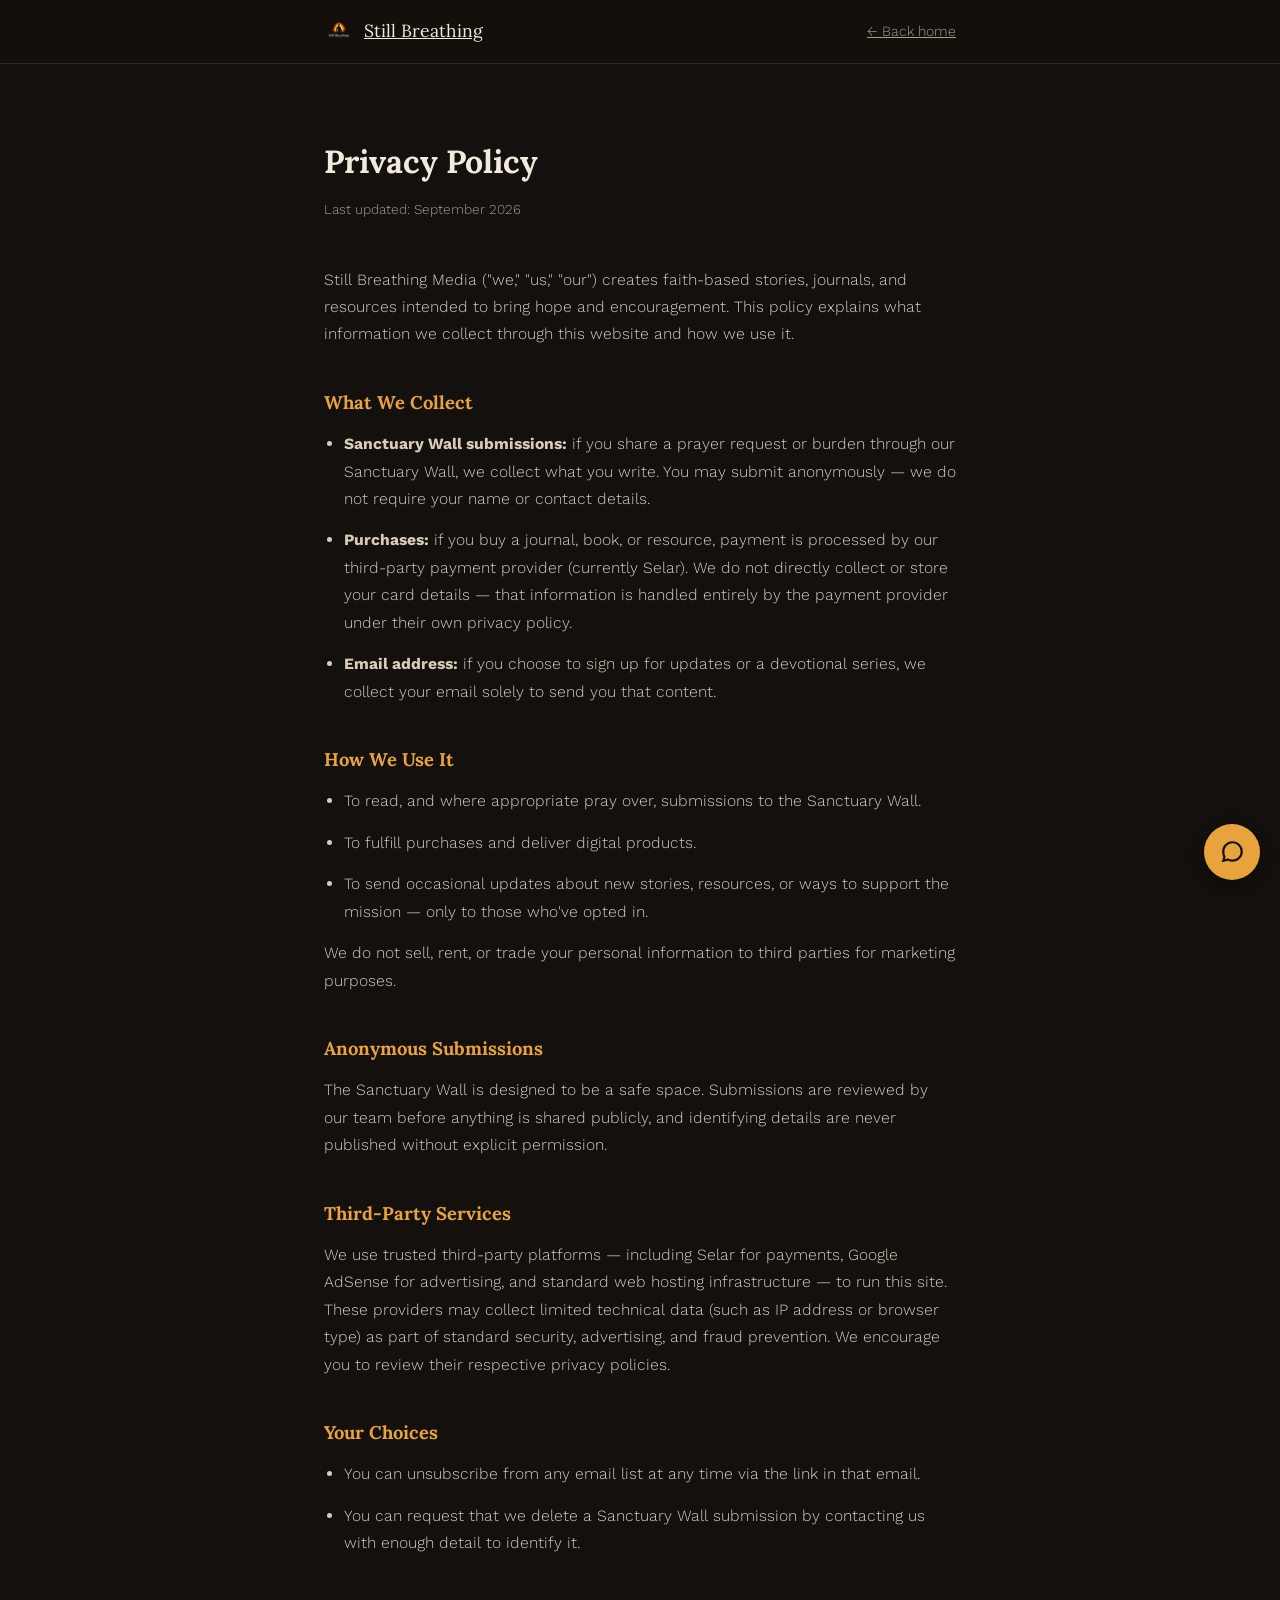
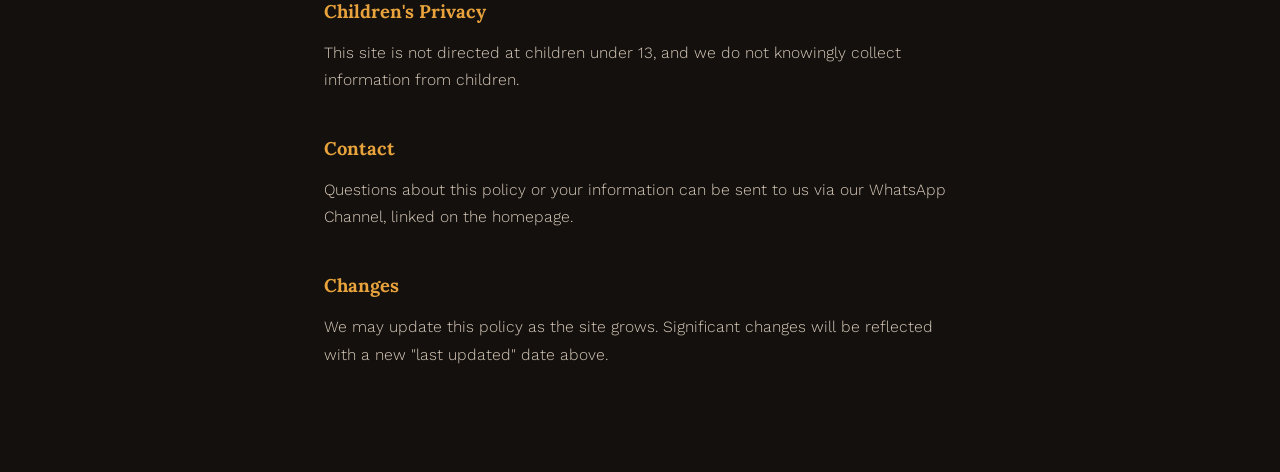
<file: privacy.html>
<!DOCTYPE html>
<html lang="en">
<head>
<meta charset="UTF-8">
<meta name="viewport" content="width=device-width, initial-scale=1.0">
<title>Privacy Policy | Still Breathing Media</title>
<script async src="https://pagead2.googlesyndication.com/pagead/js/adsbygoogle.js?client=ca-pub-6362707259129506" crossorigin="anonymous"></script>
<link rel="preconnect" href="https://fonts.googleapis.com">
<link href="https://fonts.googleapis.com/css2?family=Lora:ital,wght@0,500&family=Work+Sans:wght@300;400;500&display=swap" rel="stylesheet">
<style>
  :root{ --black:#14100D; --gold:#E8A33D; --cream:#F2E9DD; --muted:#A89A8C; --line:rgba(242,233,221,0.12); }
  *{box-sizing:border-box;margin:0;padding:0;}
  body{ background:var(--black); color:var(--cream); font-family:'Work Sans',sans-serif; font-weight:300; line-height:1.75; }
  .wrap{ max-width:680px; margin:0 auto; padding:70px 24px 90px; }
  h1{ font-family:'Lora',serif; font-size:2rem; margin-bottom:8px; }
  .updated{ color:var(--muted); font-size:0.85rem; margin-bottom:44px; }
  h2{ font-family:'Lora',serif; color:var(--gold); font-size:1.15rem; margin-top:38px; margin-bottom:12px; }
  p, li{ color:#D9CCBC; font-size:0.98rem; margin-bottom:14px; }
  ul{ padding-left:20px; margin-bottom:14px; }
  a{ color:var(--gold); }
</style>
</head>
<body>
<nav style="background: rgba(20,16,13,0.88); backdrop-filter: blur(8px); border-bottom: 1px solid var(--line); padding: 16px 0;">
  <div class="wrap" style="display:flex;align-items:center;justify-content:space-between;padding:0 24px;">
    <a href="index.html" style="display:flex;align-items:center;gap:10px;font-family:'Lora',serif;font-size:1.1rem;color:var(--cream);"><img src="logo.png" alt="Still Breathing" style="height:30px;width:auto;"> Still Breathing</a>
    <a href="index.html" style="color:var(--muted);font-size:0.88rem;">&larr; Back home</a>
  </div>
</nav>
<div class="wrap">
  <h1>Privacy Policy</h1>
  <div class="updated">Last updated: September 2026</div>

  <p>Still Breathing Media ("we," "us," "our") creates faith-based stories, journals, and resources intended to bring hope and encouragement. This policy explains what information we collect through this website and how we use it.</p>

  <h2>What We Collect</h2>
  <ul>
    <li><strong>Sanctuary Wall submissions:</strong> if you share a prayer request or burden through our Sanctuary Wall, we collect what you write. You may submit anonymously — we do not require your name or contact details.</li>
    <li><strong>Purchases:</strong> if you buy a journal, book, or resource, payment is processed by our third-party payment provider (currently Selar). We do not directly collect or store your card details — that information is handled entirely by the payment provider under their own privacy policy.</li>
    <li><strong>Email address:</strong> if you choose to sign up for updates or a devotional series, we collect your email solely to send you that content.</li>
  </ul>

  <h2>How We Use It</h2>
  <ul>
    <li>To read, and where appropriate pray over, submissions to the Sanctuary Wall.</li>
    <li>To fulfill purchases and deliver digital products.</li>
    <li>To send occasional updates about new stories, resources, or ways to support the mission — only to those who've opted in.</li>
  </ul>
  <p>We do not sell, rent, or trade your personal information to third parties for marketing purposes.</p>

  <h2>Anonymous Submissions</h2>
  <p>The Sanctuary Wall is designed to be a safe space. Submissions are reviewed by our team before anything is shared publicly, and identifying details are never published without explicit permission.</p>

  <h2>Third-Party Services</h2>
  <p>We use trusted third-party platforms — including Selar for payments, Google AdSense for advertising, and standard web hosting infrastructure — to run this site. These providers may collect limited technical data (such as IP address or browser type) as part of standard security, advertising, and fraud prevention. We encourage you to review their respective privacy policies.</p>

  <h2>Your Choices</h2>
  <ul>
    <li>You can unsubscribe from any email list at any time via the link in that email.</li>
    <li>You can request that we delete a Sanctuary Wall submission by contacting us with enough detail to identify it.</li>
  </ul>

  <h2>Children's Privacy</h2>
  <p>This site is not directed at children under 13, and we do not knowingly collect information from children.</p>

  <h2>Contact</h2>
  <p>Questions about this policy or your information can be sent to us via our WhatsApp Channel, linked on the homepage.</p>

  <h2>Changes</h2>
  <p>We may update this policy as the site grows. Significant changes will be reflected with a new "last updated" date above.</p>
</div>
<script src="search.js?v=4"></script>
<script src="assistant.js?v=1"></script>
</body>
</html>
</file>
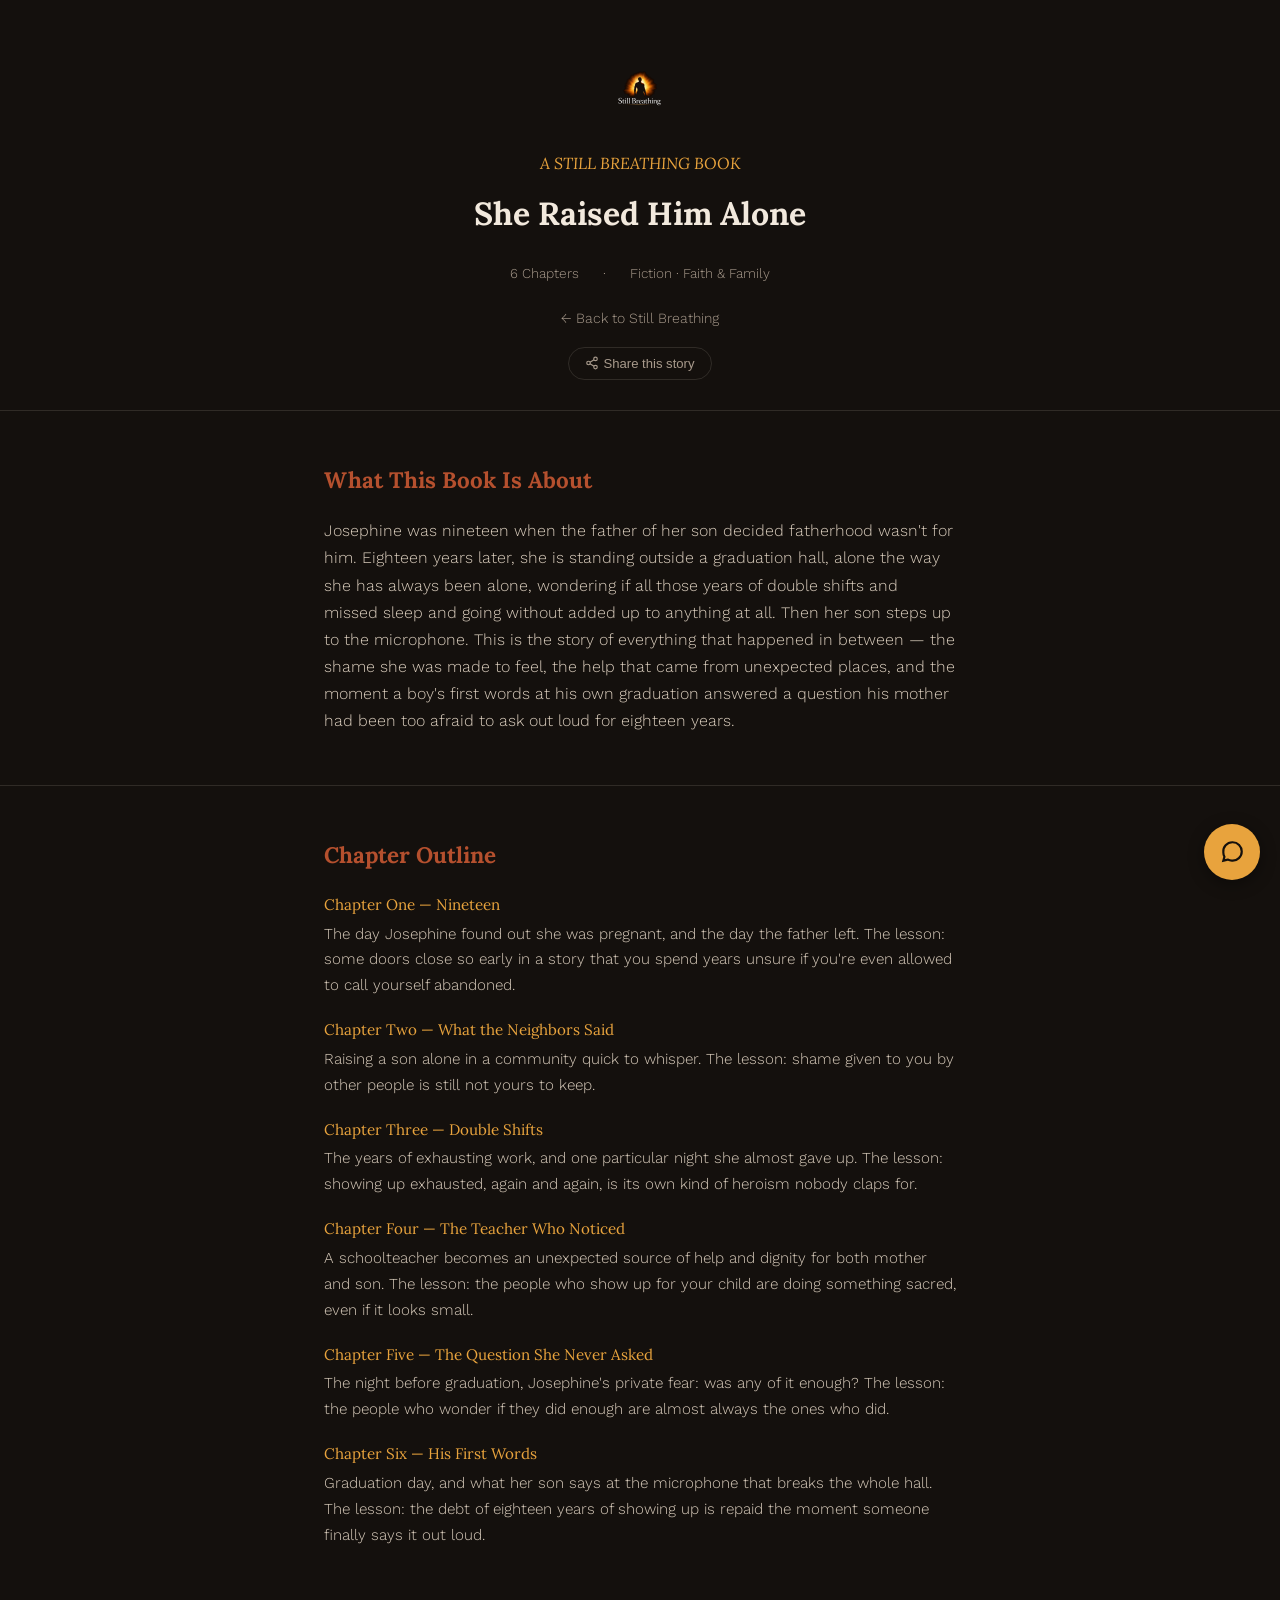
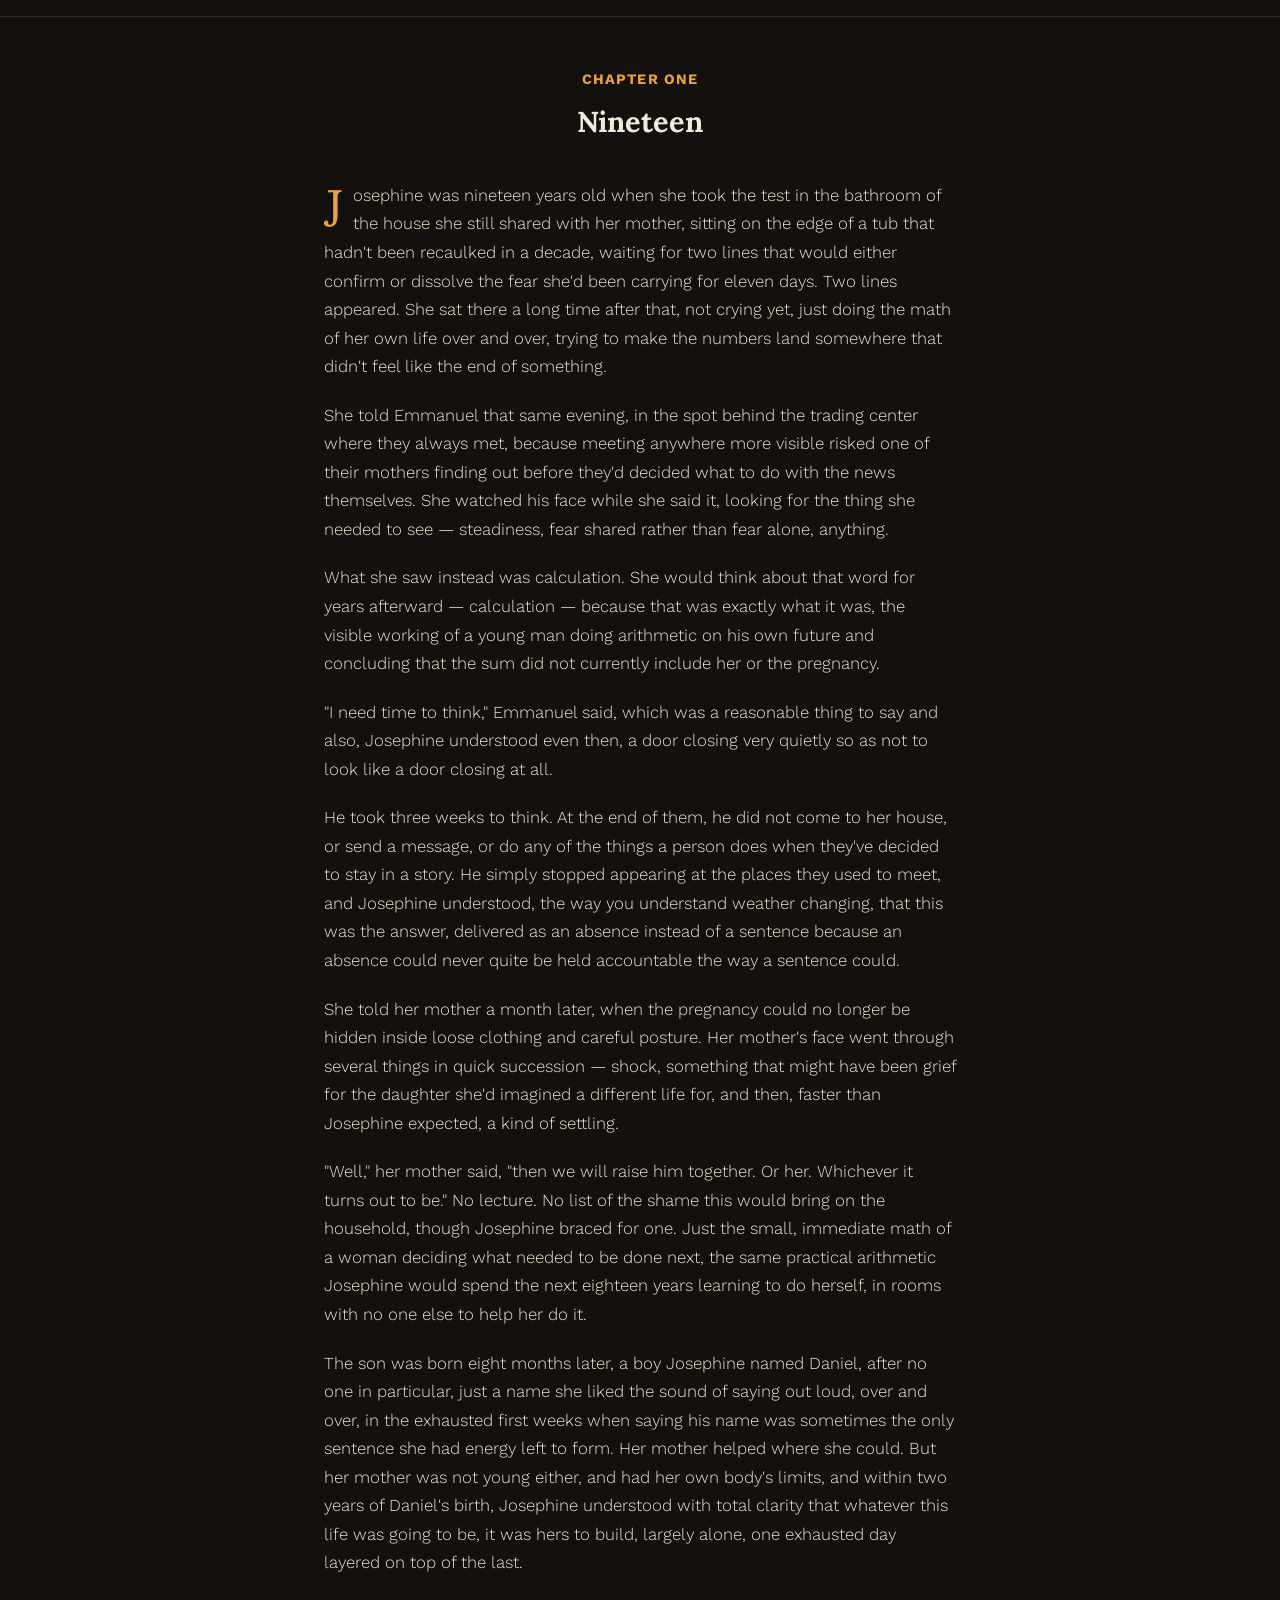
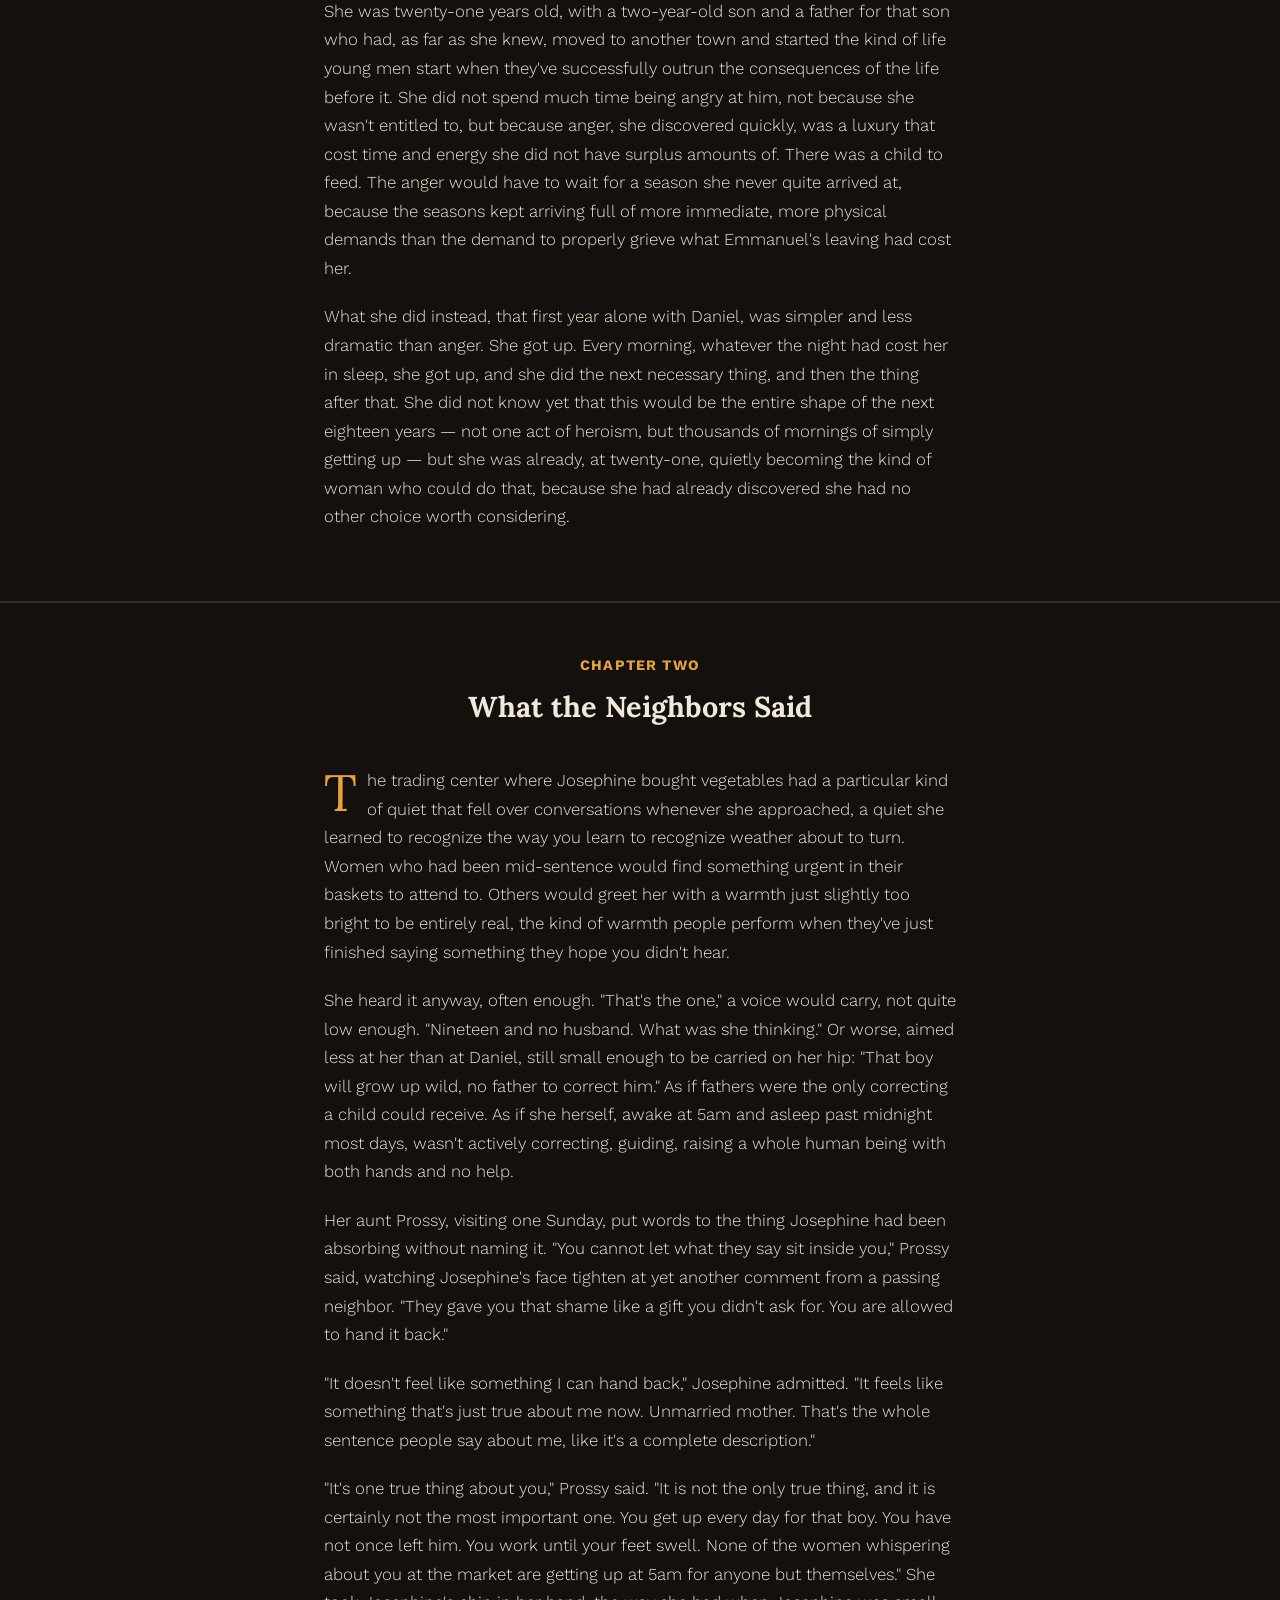
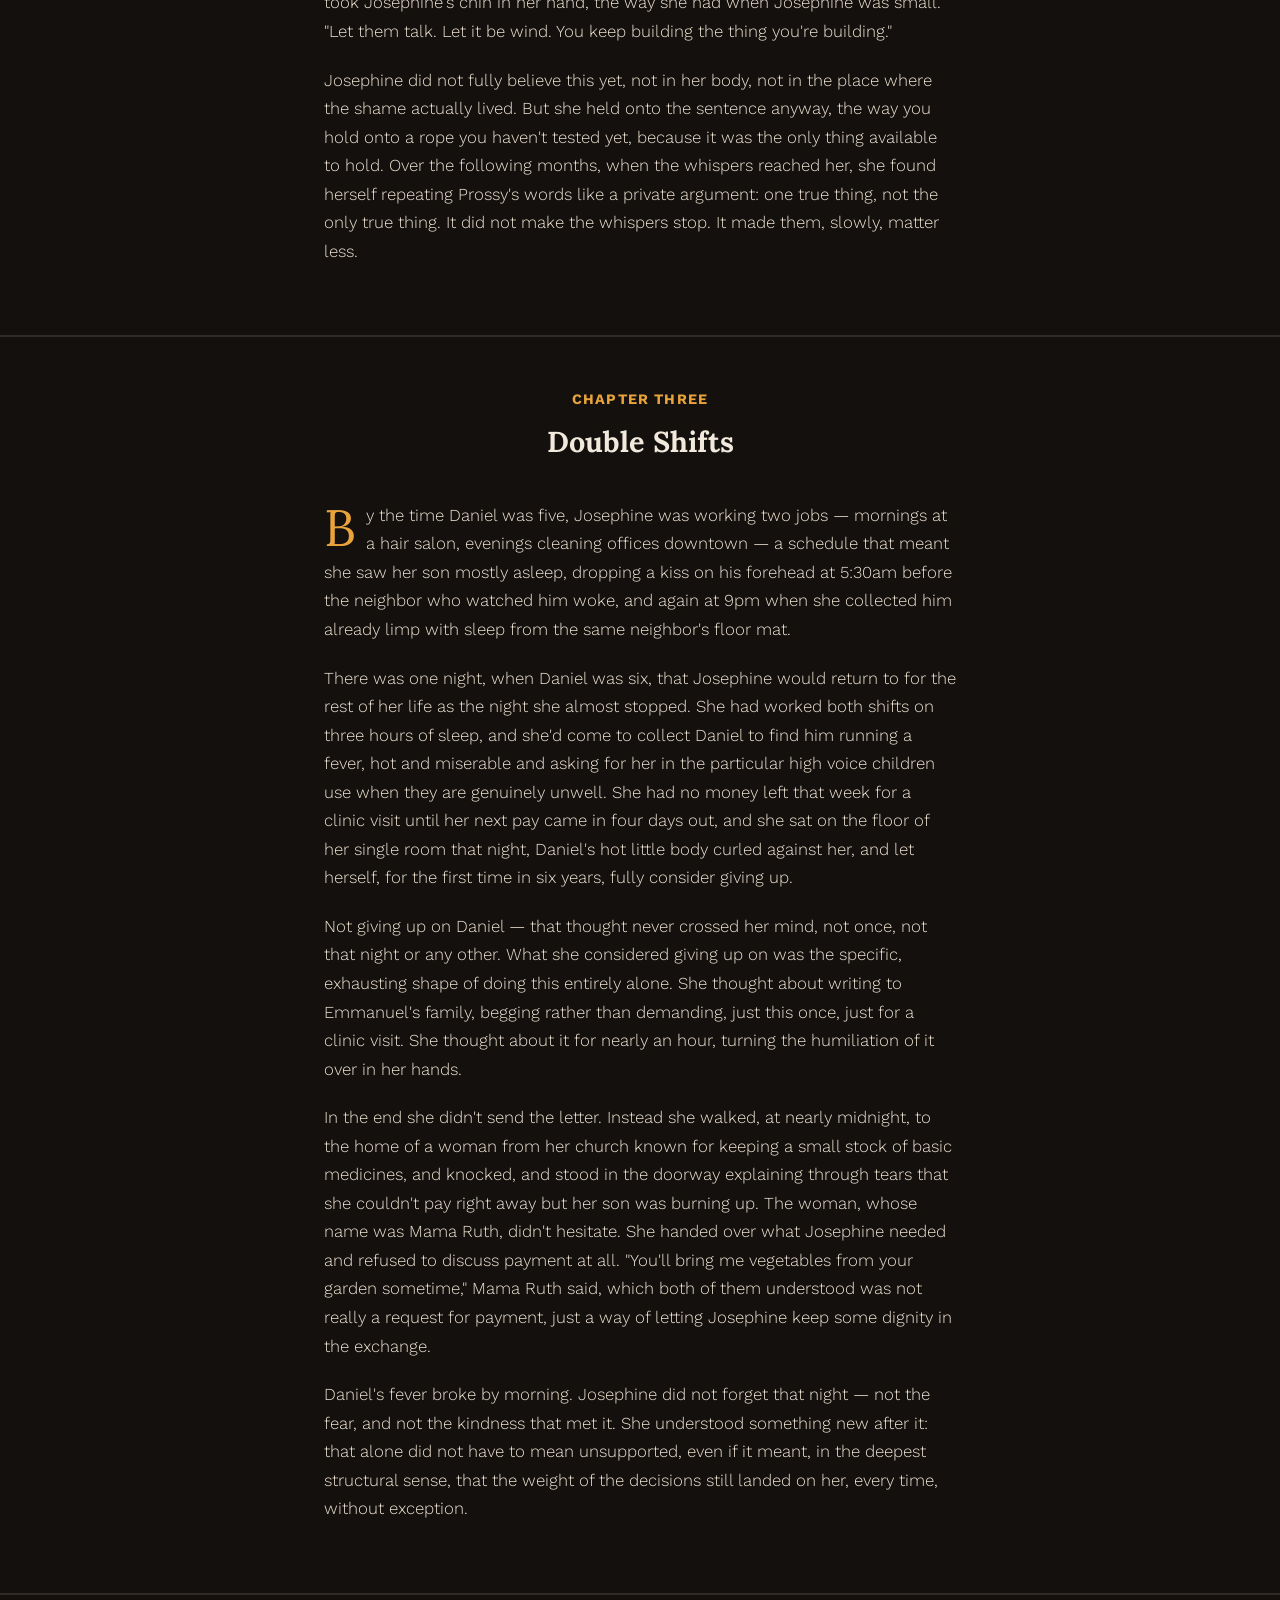
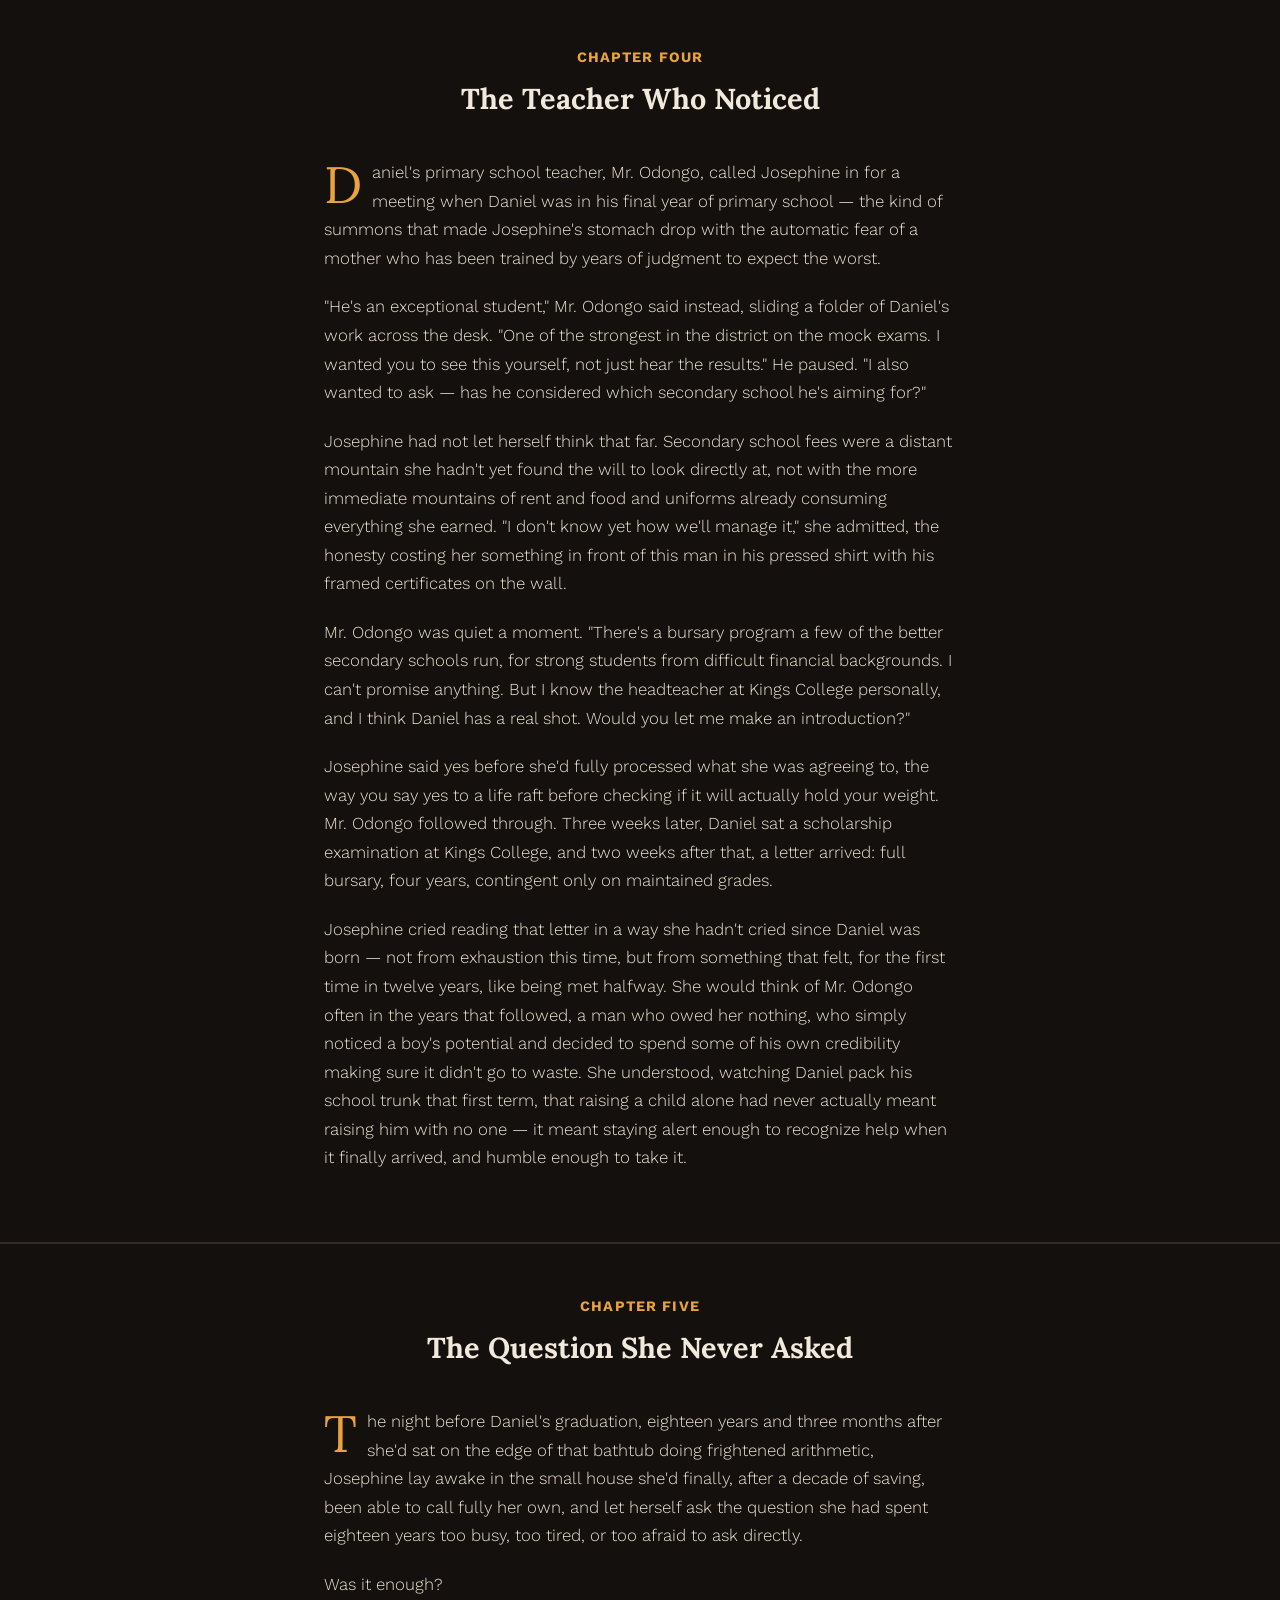
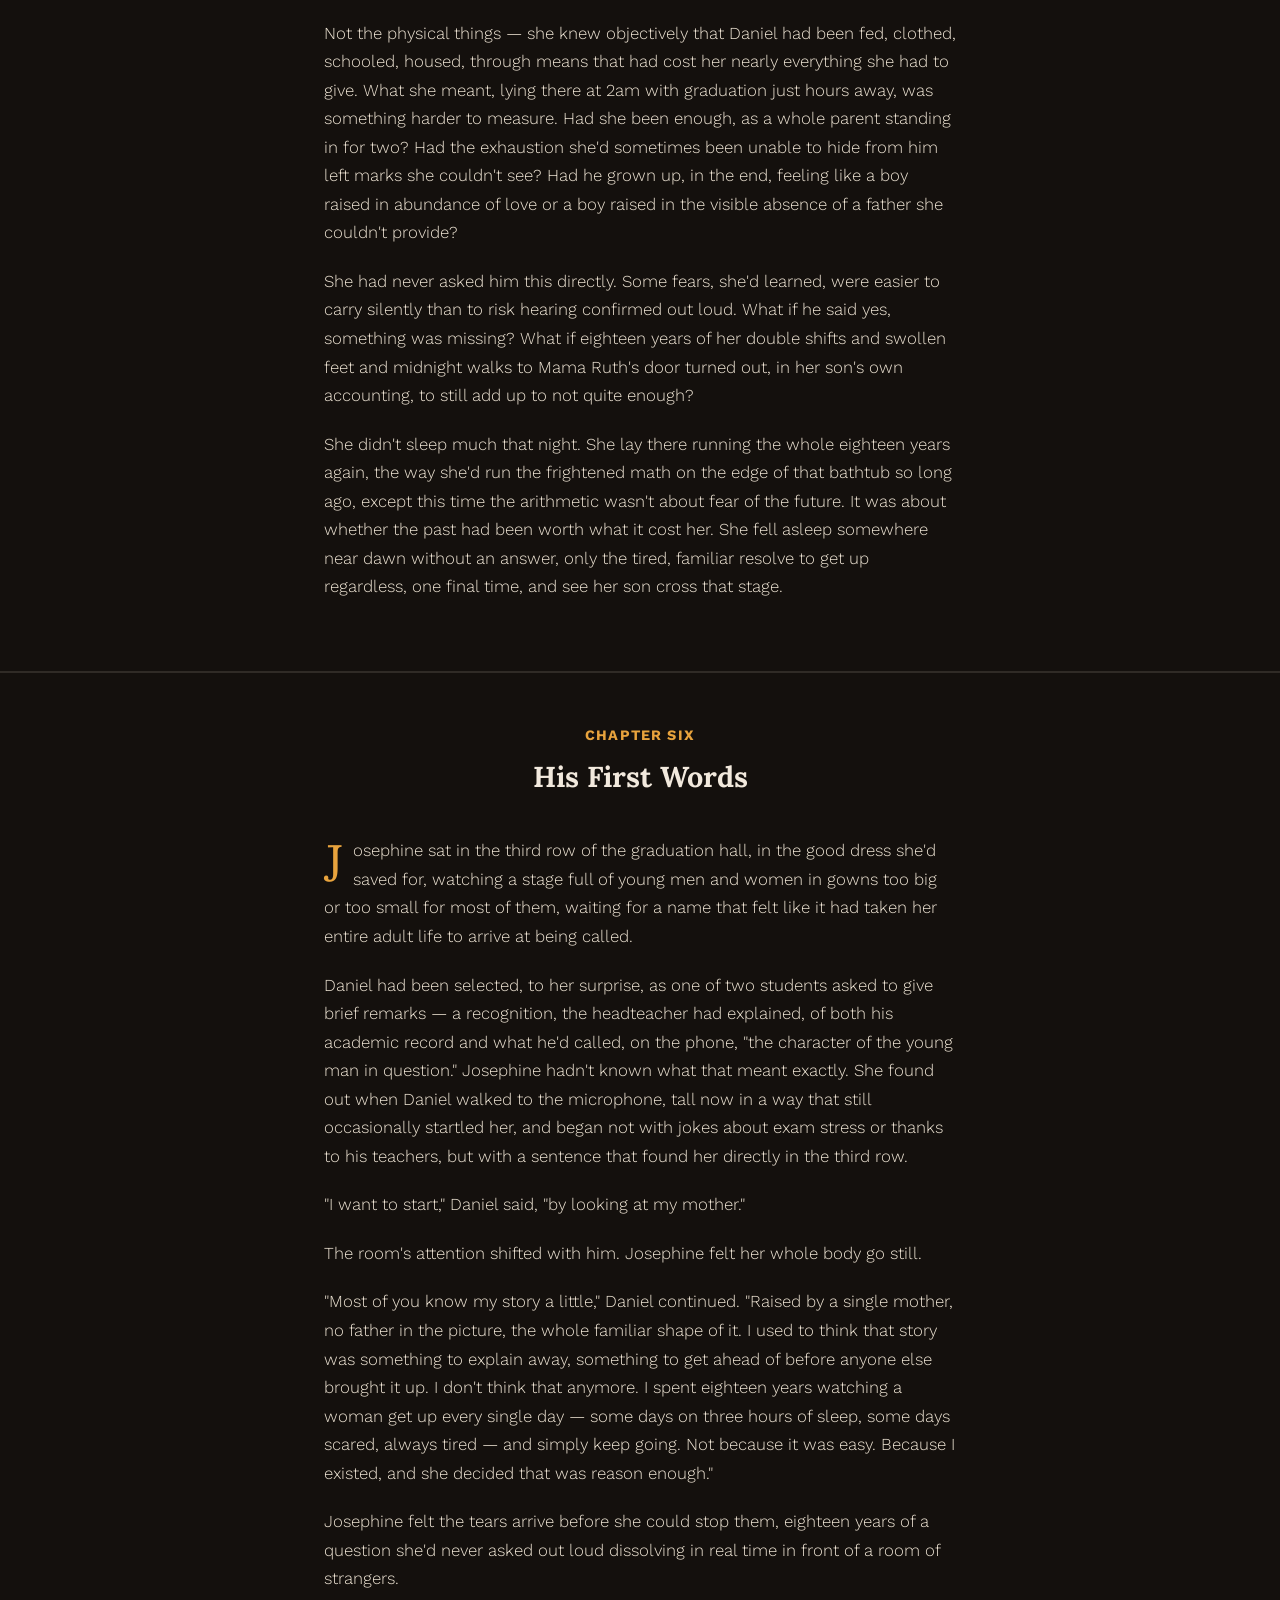
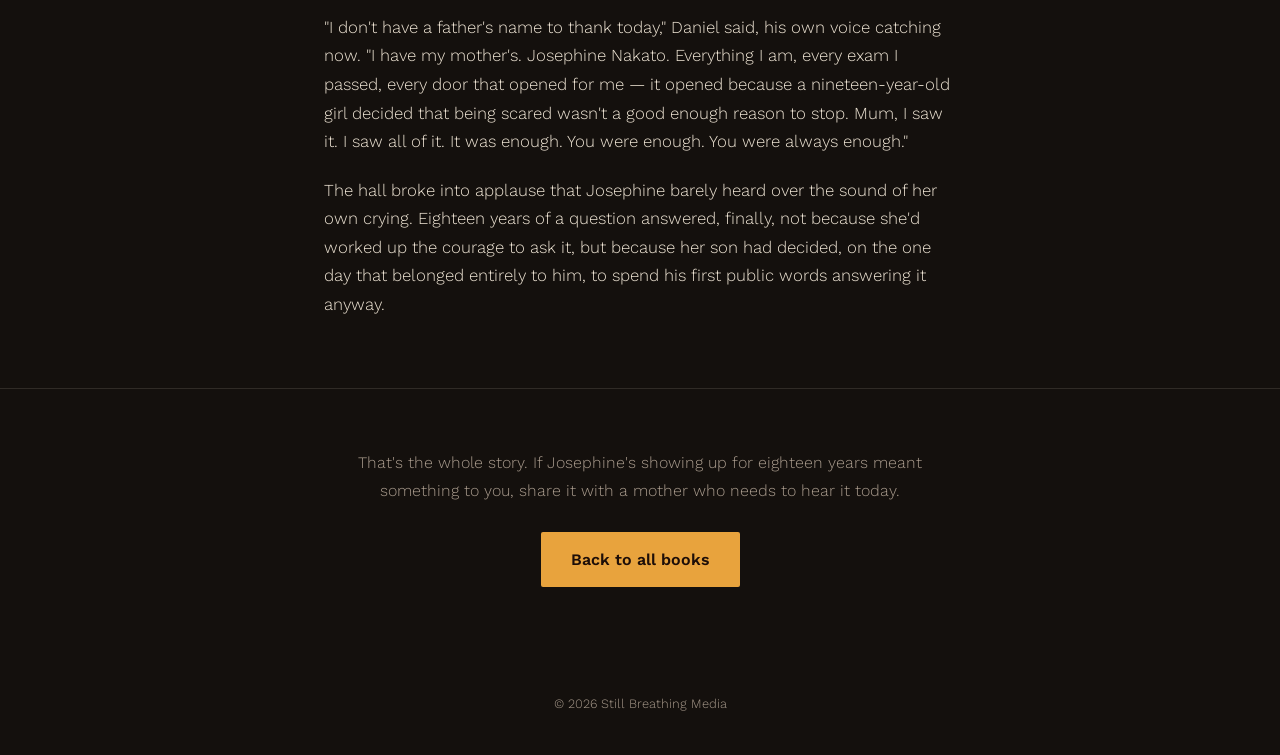
<file: raised-him-alone.html>
<!DOCTYPE html>
<html lang="en">
<head>
<meta charset="UTF-8">
<meta name="viewport" content="width=device-width, initial-scale=1.0">
<title>She Raised Him Alone — Chapter One | Still Breathing Media</title>
<script async src="https://pagead2.googlesyndication.com/pagead/js/adsbygoogle.js?client=ca-pub-6362707259129506" crossorigin="anonymous"></script>
<link rel="preconnect" href="https://fonts.googleapis.com">
<link href="https://fonts.googleapis.com/css2?family=Lora:ital,wght@0,400;0,500;0,600;1,400&family=Work+Sans:wght@300;400;500;600&display=swap" rel="stylesheet">
<style>
  :root{ --black:#14100D; --ember:#2B140A; --ember-deep:#1D0E08; --gold:#E8A33D; --rust:#B5502E; --cream:#F2E9DD; --muted:#A89A8C; --line:rgba(242,233,221,0.12); }
  *{box-sizing:border-box;margin:0;padding:0;}
  body{ background:var(--black); color:var(--cream); font-family:'Work Sans',sans-serif; font-weight:300; line-height:1.7; }
  a{ color:var(--gold); text-decoration:none; }
  .wrap{ max-width:680px; margin:0 auto; padding:0 24px; }
  header{ padding:60px 0 30px; border-bottom:1px solid var(--line); text-align:center; }
  header img{ width:64px; margin-bottom:10px; }
  h1.title{ font-family:'Lora',serif; font-size:2rem; margin-top:10px; }
  .subtitle{ color:var(--gold); font-family:'Lora',serif; font-style:italic; margin-top:8px; }
  .backlink{ display:inline-block; margin-top:22px; font-size:0.88rem; color:var(--muted); }
  .meta-row{ display:flex; justify-content:center; gap:24px; margin-top:20px; font-size:0.85rem; color:var(--muted); }
  section{ padding:50px 0; border-bottom:1px solid var(--line); }
  h2{ font-family:'Lora',serif; color:var(--rust); font-size:1.4rem; margin-bottom:18px; }
  .outline-item{ margin-bottom:18px; }
  .outline-item .ch{ color:var(--gold); font-family:'Lora',serif; font-size:0.95rem; }
  .outline-item p{ margin-top:4px; color:#D9CCBC; font-size:0.95rem; }
  .chapter h2.chnum{ text-align:center; color:var(--gold); font-family:'Work Sans'; font-size:0.9rem; letter-spacing:0.08em; margin-bottom:6px; }
  .chapter h1.chtitle{ text-align:center; font-family:'Lora',serif; font-size:1.8rem; margin-bottom:34px; }
  .chapter p{ margin-bottom:20px; font-size:1.05rem; color:#EDE3D3; }
  .chapter p:first-of-type::first-letter{ font-family:'Lora',serif; font-size:3.2rem; float:left; line-height:0.8; padding-right:10px; padding-top:6px; color:var(--gold); }
  .cta{ text-align:center; padding:60px 0; }
  .cta p{ color:var(--muted); margin-bottom:22px; }
  .btn{ display:inline-block; padding:14px 30px; background:var(--gold); color:var(--ember-deep); font-weight:600; border-radius:2px; margin:6px; }
  footer{ text-align:center; padding:40px 0; color:var(--muted); font-size:0.8rem; }
</style>
</head>
<body>

<header>
  <div class="wrap">
    <img src="logo.png" alt="Still Breathing">
    <div class="subtitle">A STILL BREATHING BOOK</div>
    <h1 class="title">She Raised Him Alone</h1>
    <div class="meta-row"><span>6 Chapters</span><span>·</span><span>Fiction · Faith &amp; Family</span></div>
    <a class="backlink" href="index.html">&larr; Back to Still Breathing</a>
    <div style="margin-top:16px;">
      <button data-share data-share-title="She Raised Him Alone" style="background:none;border:1px solid var(--line);color:var(--muted);padding:8px 16px;border-radius:20px;font-size:0.82rem;cursor:pointer;"><svg width="14" height="14" viewBox="0 0 24 24" fill="none" stroke="currentColor" stroke-width="2" style="vertical-align:-2px;margin-right:4px;"><circle cx="18" cy="5" r="3"/><circle cx="6" cy="12" r="3"/><circle cx="18" cy="19" r="3"/><line x1="8.6" y1="10.6" x2="15.4" y2="6.4"/><line x1="8.6" y1="13.4" x2="15.4" y2="17.6"/></svg>Share this story</button>
    </div>
  </div>
</header>

<section>
  <div class="wrap">
    <h2>What This Book Is About</h2>
    <p style="color:#D9CCBC;">Josephine was nineteen when the father of her son decided fatherhood wasn't for him. Eighteen years later, she is standing outside a graduation hall, alone the way she has always been alone, wondering if all those years of double shifts and missed sleep and going without added up to anything at all. Then her son steps up to the microphone. This is the story of everything that happened in between — the shame she was made to feel, the help that came from unexpected places, and the moment a boy's first words at his own graduation answered a question his mother had been too afraid to ask out loud for eighteen years.</p>
  </div>
</section>

<section>
  <div class="wrap">
    <h2>Chapter Outline</h2>
    <div class="outline-item"><div class="ch">Chapter One — Nineteen</div><p>The day Josephine found out she was pregnant, and the day the father left. The lesson: some doors close so early in a story that you spend years unsure if you're even allowed to call yourself abandoned.</p></div>
    <div class="outline-item"><div class="ch">Chapter Two — What the Neighbors Said</div><p>Raising a son alone in a community quick to whisper. The lesson: shame given to you by other people is still not yours to keep.</p></div>
    <div class="outline-item"><div class="ch">Chapter Three — Double Shifts</div><p>The years of exhausting work, and one particular night she almost gave up. The lesson: showing up exhausted, again and again, is its own kind of heroism nobody claps for.</p></div>
    <div class="outline-item"><div class="ch">Chapter Four — The Teacher Who Noticed</div><p>A schoolteacher becomes an unexpected source of help and dignity for both mother and son. The lesson: the people who show up for your child are doing something sacred, even if it looks small.</p></div>
    <div class="outline-item"><div class="ch">Chapter Five — The Question She Never Asked</div><p>The night before graduation, Josephine's private fear: was any of it enough? The lesson: the people who wonder if they did enough are almost always the ones who did.</p></div>
    <div class="outline-item"><div class="ch">Chapter Six — His First Words</div><p>Graduation day, and what her son says at the microphone that breaks the whole hall. The lesson: the debt of eighteen years of showing up is repaid the moment someone finally says it out loud.</p></div>
  </div>
</section>

<section class="chapter">
  <div class="wrap">
    <h2 class="chnum">CHAPTER ONE</h2>
    <h1 class="chtitle">Nineteen</h1>

    <p>Josephine was nineteen years old when she took the test in the bathroom of the house she still shared with her mother, sitting on the edge of a tub that hadn't been recaulked in a decade, waiting for two lines that would either confirm or dissolve the fear she'd been carrying for eleven days. Two lines appeared. She sat there a long time after that, not crying yet, just doing the math of her own life over and over, trying to make the numbers land somewhere that didn't feel like the end of something.</p>

    <p>She told Emmanuel that same evening, in the spot behind the trading center where they always met, because meeting anywhere more visible risked one of their mothers finding out before they'd decided what to do with the news themselves. She watched his face while she said it, looking for the thing she needed to see — steadiness, fear shared rather than fear alone, anything.</p>

    <p>What she saw instead was calculation. She would think about that word for years afterward — calculation — because that was exactly what it was, the visible working of a young man doing arithmetic on his own future and concluding that the sum did not currently include her or the pregnancy.</p>

    <p>"I need time to think," Emmanuel said, which was a reasonable thing to say and also, Josephine understood even then, a door closing very quietly so as not to look like a door closing at all.</p>

    <p>He took three weeks to think. At the end of them, he did not come to her house, or send a message, or do any of the things a person does when they've decided to stay in a story. He simply stopped appearing at the places they used to meet, and Josephine understood, the way you understand weather changing, that this was the answer, delivered as an absence instead of a sentence because an absence could never quite be held accountable the way a sentence could.</p>

    <p>She told her mother a month later, when the pregnancy could no longer be hidden inside loose clothing and careful posture. Her mother's face went through several things in quick succession — shock, something that might have been grief for the daughter she'd imagined a different life for, and then, faster than Josephine expected, a kind of settling.</p>

    <p>"Well," her mother said, "then we will raise him together. Or her. Whichever it turns out to be." No lecture. No list of the shame this would bring on the household, though Josephine braced for one. Just the small, immediate math of a woman deciding what needed to be done next, the same practical arithmetic Josephine would spend the next eighteen years learning to do herself, in rooms with no one else to help her do it.</p>

    <p>The son was born eight months later, a boy Josephine named Daniel, after no one in particular, just a name she liked the sound of saying out loud, over and over, in the exhausted first weeks when saying his name was sometimes the only sentence she had energy left to form. Her mother helped where she could. But her mother was not young either, and had her own body's limits, and within two years of Daniel's birth, Josephine understood with total clarity that whatever this life was going to be, it was hers to build, largely alone, one exhausted day layered on top of the last.</p>

    <p>She was twenty-one years old, with a two-year-old son and a father for that son who had, as far as she knew, moved to another town and started the kind of life young men start when they've successfully outrun the consequences of the life before it. She did not spend much time being angry at him, not because she wasn't entitled to, but because anger, she discovered quickly, was a luxury that cost time and energy she did not have surplus amounts of. There was a child to feed. The anger would have to wait for a season she never quite arrived at, because the seasons kept arriving full of more immediate, more physical demands than the demand to properly grieve what Emmanuel's leaving had cost her.</p>

    <p>What she did instead, that first year alone with Daniel, was simpler and less dramatic than anger. She got up. Every morning, whatever the night had cost her in sleep, she got up, and she did the next necessary thing, and then the thing after that. She did not know yet that this would be the entire shape of the next eighteen years — not one act of heroism, but thousands of mornings of simply getting up — but she was already, at twenty-one, quietly becoming the kind of woman who could do that, because she had already discovered she had no other choice worth considering.</p>
  </div>
</section>

<section class="chapter" style="border-top:1px solid var(--line);">
  <div class="wrap">
    <h2 class="chnum">CHAPTER TWO</h2>
    <h1 class="chtitle">What the Neighbors Said</h1>

    <p>The trading center where Josephine bought vegetables had a particular kind of quiet that fell over conversations whenever she approached, a quiet she learned to recognize the way you learn to recognize weather about to turn. Women who had been mid-sentence would find something urgent in their baskets to attend to. Others would greet her with a warmth just slightly too bright to be entirely real, the kind of warmth people perform when they've just finished saying something they hope you didn't hear.</p>

    <p>She heard it anyway, often enough. "That's the one," a voice would carry, not quite low enough. "Nineteen and no husband. What was she thinking." Or worse, aimed less at her than at Daniel, still small enough to be carried on her hip: "That boy will grow up wild, no father to correct him." As if fathers were the only correcting a child could receive. As if she herself, awake at 5am and asleep past midnight most days, wasn't actively correcting, guiding, raising a whole human being with both hands and no help.</p>

    <p>Her aunt Prossy, visiting one Sunday, put words to the thing Josephine had been absorbing without naming it. "You cannot let what they say sit inside you," Prossy said, watching Josephine's face tighten at yet another comment from a passing neighbor. "They gave you that shame like a gift you didn't ask for. You are allowed to hand it back."</p>

    <p>"It doesn't feel like something I can hand back," Josephine admitted. "It feels like something that's just true about me now. Unmarried mother. That's the whole sentence people say about me, like it's a complete description."</p>

    <p>"It's one true thing about you," Prossy said. "It is not the only true thing, and it is certainly not the most important one. You get up every day for that boy. You have not once left him. You work until your feet swell. None of the women whispering about you at the market are getting up at 5am for anyone but themselves." She took Josephine's chin in her hand, the way she had when Josephine was small. "Let them talk. Let it be wind. You keep building the thing you're building."</p>

    <p>Josephine did not fully believe this yet, not in her body, not in the place where the shame actually lived. But she held onto the sentence anyway, the way you hold onto a rope you haven't tested yet, because it was the only thing available to hold. Over the following months, when the whispers reached her, she found herself repeating Prossy's words like a private argument: one true thing, not the only true thing. It did not make the whispers stop. It made them, slowly, matter less.</p>
  </div>
</section>

<section class="chapter" style="border-top:1px solid var(--line);">
  <div class="wrap">
    <h2 class="chnum">CHAPTER THREE</h2>
    <h1 class="chtitle">Double Shifts</h1>

    <p>By the time Daniel was five, Josephine was working two jobs — mornings at a hair salon, evenings cleaning offices downtown — a schedule that meant she saw her son mostly asleep, dropping a kiss on his forehead at 5:30am before the neighbor who watched him woke, and again at 9pm when she collected him already limp with sleep from the same neighbor's floor mat.</p>

    <p>There was one night, when Daniel was six, that Josephine would return to for the rest of her life as the night she almost stopped. She had worked both shifts on three hours of sleep, and she'd come to collect Daniel to find him running a fever, hot and miserable and asking for her in the particular high voice children use when they are genuinely unwell. She had no money left that week for a clinic visit until her next pay came in four days out, and she sat on the floor of her single room that night, Daniel's hot little body curled against her, and let herself, for the first time in six years, fully consider giving up.</p>

    <p>Not giving up on Daniel — that thought never crossed her mind, not once, not that night or any other. What she considered giving up on was the specific, exhausting shape of doing this entirely alone. She thought about writing to Emmanuel's family, begging rather than demanding, just this once, just for a clinic visit. She thought about it for nearly an hour, turning the humiliation of it over in her hands.</p>

    <p>In the end she didn't send the letter. Instead she walked, at nearly midnight, to the home of a woman from her church known for keeping a small stock of basic medicines, and knocked, and stood in the doorway explaining through tears that she couldn't pay right away but her son was burning up. The woman, whose name was Mama Ruth, didn't hesitate. She handed over what Josephine needed and refused to discuss payment at all. "You'll bring me vegetables from your garden sometime," Mama Ruth said, which both of them understood was not really a request for payment, just a way of letting Josephine keep some dignity in the exchange.</p>

    <p>Daniel's fever broke by morning. Josephine did not forget that night — not the fear, and not the kindness that met it. She understood something new after it: that alone did not have to mean unsupported, even if it meant, in the deepest structural sense, that the weight of the decisions still landed on her, every time, without exception.</p>
  </div>
</section>

<section class="chapter" style="border-top:1px solid var(--line);">
  <div class="wrap">
    <h2 class="chnum">CHAPTER FOUR</h2>
    <h1 class="chtitle">The Teacher Who Noticed</h1>

    <p>Daniel's primary school teacher, Mr. Odongo, called Josephine in for a meeting when Daniel was in his final year of primary school — the kind of summons that made Josephine's stomach drop with the automatic fear of a mother who has been trained by years of judgment to expect the worst.</p>

    <p>"He's an exceptional student," Mr. Odongo said instead, sliding a folder of Daniel's work across the desk. "One of the strongest in the district on the mock exams. I wanted you to see this yourself, not just hear the results." He paused. "I also wanted to ask — has he considered which secondary school he's aiming for?"</p>

    <p>Josephine had not let herself think that far. Secondary school fees were a distant mountain she hadn't yet found the will to look directly at, not with the more immediate mountains of rent and food and uniforms already consuming everything she earned. "I don't know yet how we'll manage it," she admitted, the honesty costing her something in front of this man in his pressed shirt with his framed certificates on the wall.

    </p>

    <p>Mr. Odongo was quiet a moment. "There's a bursary program a few of the better secondary schools run, for strong students from difficult financial backgrounds. I can't promise anything. But I know the headteacher at Kings College personally, and I think Daniel has a real shot. Would you let me make an introduction?"</p>

    <p>Josephine said yes before she'd fully processed what she was agreeing to, the way you say yes to a life raft before checking if it will actually hold your weight. Mr. Odongo followed through. Three weeks later, Daniel sat a scholarship examination at Kings College, and two weeks after that, a letter arrived: full bursary, four years, contingent only on maintained grades.</p>

    <p>Josephine cried reading that letter in a way she hadn't cried since Daniel was born — not from exhaustion this time, but from something that felt, for the first time in twelve years, like being met halfway. She would think of Mr. Odongo often in the years that followed, a man who owed her nothing, who simply noticed a boy's potential and decided to spend some of his own credibility making sure it didn't go to waste. She understood, watching Daniel pack his school trunk that first term, that raising a child alone had never actually meant raising him with no one — it meant staying alert enough to recognize help when it finally arrived, and humble enough to take it.</p>
  </div>
</section>

<section class="chapter" style="border-top:1px solid var(--line);">
  <div class="wrap">
    <h2 class="chnum">CHAPTER FIVE</h2>
    <h1 class="chtitle">The Question She Never Asked</h1>

    <p>The night before Daniel's graduation, eighteen years and three months after she'd sat on the edge of that bathtub doing frightened arithmetic, Josephine lay awake in the small house she'd finally, after a decade of saving, been able to call fully her own, and let herself ask the question she had spent eighteen years too busy, too tired, or too afraid to ask directly.</p>

    <p>Was it enough?</p>

    <p>Not the physical things — she knew objectively that Daniel had been fed, clothed, schooled, housed, through means that had cost her nearly everything she had to give. What she meant, lying there at 2am with graduation just hours away, was something harder to measure. Had she been enough, as a whole parent standing in for two? Had the exhaustion she'd sometimes been unable to hide from him left marks she couldn't see? Had he grown up, in the end, feeling like a boy raised in abundance of love or a boy raised in the visible absence of a father she couldn't provide?</p>

    <p>She had never asked him this directly. Some fears, she'd learned, were easier to carry silently than to risk hearing confirmed out loud. What if he said yes, something was missing? What if eighteen years of her double shifts and swollen feet and midnight walks to Mama Ruth's door turned out, in her son's own accounting, to still add up to not quite enough?</p>

    <p>She didn't sleep much that night. She lay there running the whole eighteen years again, the way she'd run the frightened math on the edge of that bathtub so long ago, except this time the arithmetic wasn't about fear of the future. It was about whether the past had been worth what it cost her. She fell asleep somewhere near dawn without an answer, only the tired, familiar resolve to get up regardless, one final time, and see her son cross that stage.</p>
  </div>
</section>

<section class="chapter" style="border-top:1px solid var(--line);">
  <div class="wrap">
    <h2 class="chnum">CHAPTER SIX</h2>
    <h1 class="chtitle">His First Words</h1>

    <p>Josephine sat in the third row of the graduation hall, in the good dress she'd saved for, watching a stage full of young men and women in gowns too big or too small for most of them, waiting for a name that felt like it had taken her entire adult life to arrive at being called.</p>

    <p>Daniel had been selected, to her surprise, as one of two students asked to give brief remarks — a recognition, the headteacher had explained, of both his academic record and what he'd called, on the phone, "the character of the young man in question." Josephine hadn't known what that meant exactly. She found out when Daniel walked to the microphone, tall now in a way that still occasionally startled her, and began not with jokes about exam stress or thanks to his teachers, but with a sentence that found her directly in the third row.</p>

    <p>"I want to start," Daniel said, "by looking at my mother."</p>

    <p>The room's attention shifted with him. Josephine felt her whole body go still.</p>

    <p>"Most of you know my story a little," Daniel continued. "Raised by a single mother, no father in the picture, the whole familiar shape of it. I used to think that story was something to explain away, something to get ahead of before anyone else brought it up. I don't think that anymore. I spent eighteen years watching a woman get up every single day — some days on three hours of sleep, some days scared, always tired — and simply keep going. Not because it was easy. Because I existed, and she decided that was reason enough."</p>

    <p>Josephine felt the tears arrive before she could stop them, eighteen years of a question she'd never asked out loud dissolving in real time in front of a room of strangers.</p>

    <p>"I don't have a father's name to thank today," Daniel said, his own voice catching now. "I have my mother's. Josephine Nakato. Everything I am, every exam I passed, every door that opened for me — it opened because a nineteen-year-old girl decided that being scared wasn't a good enough reason to stop. Mum, I saw it. I saw all of it. It was enough. You were enough. You were always enough."</p>

    <p>The hall broke into applause that Josephine barely heard over the sound of her own crying. Eighteen years of a question answered, finally, not because she'd worked up the courage to ask it, but because her son had decided, on the one day that belonged entirely to him, to spend his first public words answering it anyway.</p>
  </div>
</section>

<div class="cta">
  <div class="wrap">
    <p>That's the whole story. If Josephine's showing up for eighteen years meant something to you, share it with a mother who needs to hear it today.</p>
    <a class="btn" href="books.html">Back to all books</a>
  </div>
</div>

<footer>© 2026 Still Breathing Media</footer>
<script src="search.js?v=4"></script>
<script src="assistant.js?v=1"></script>
</body>
</html>
</file>
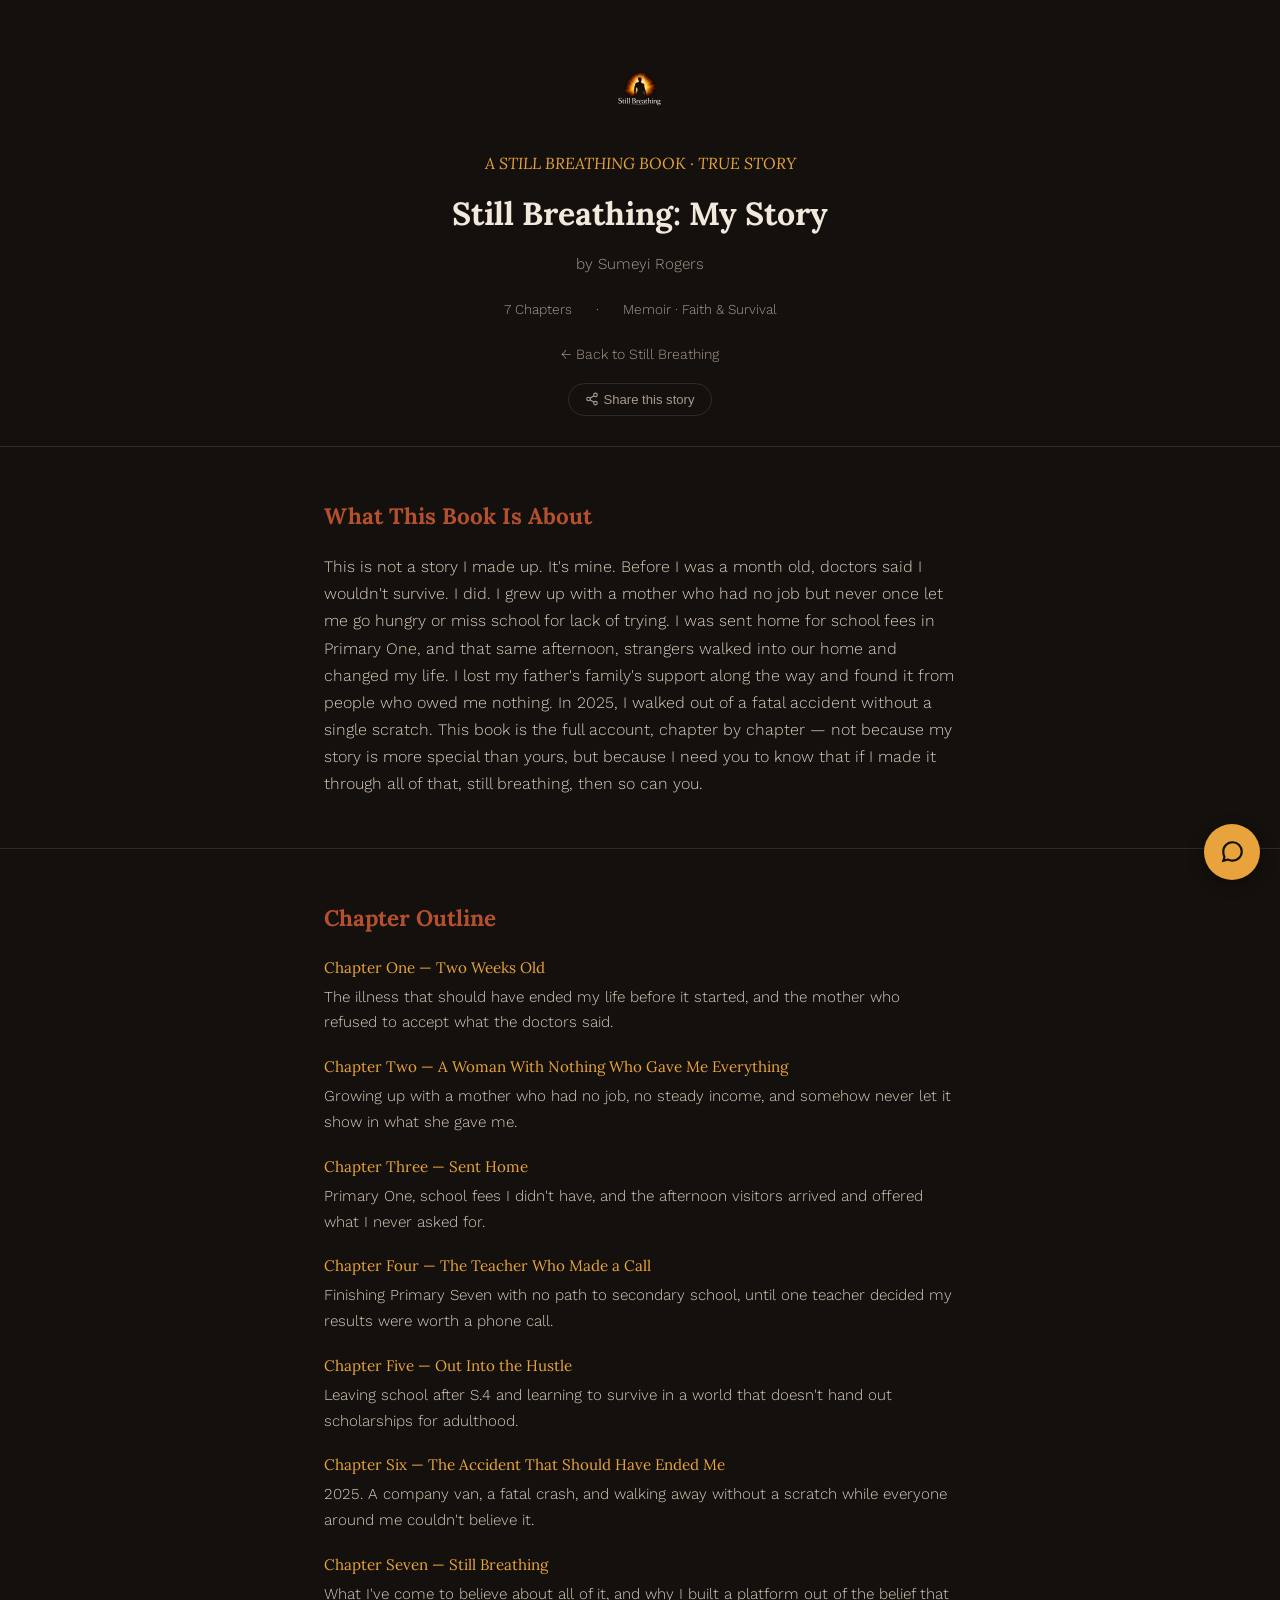
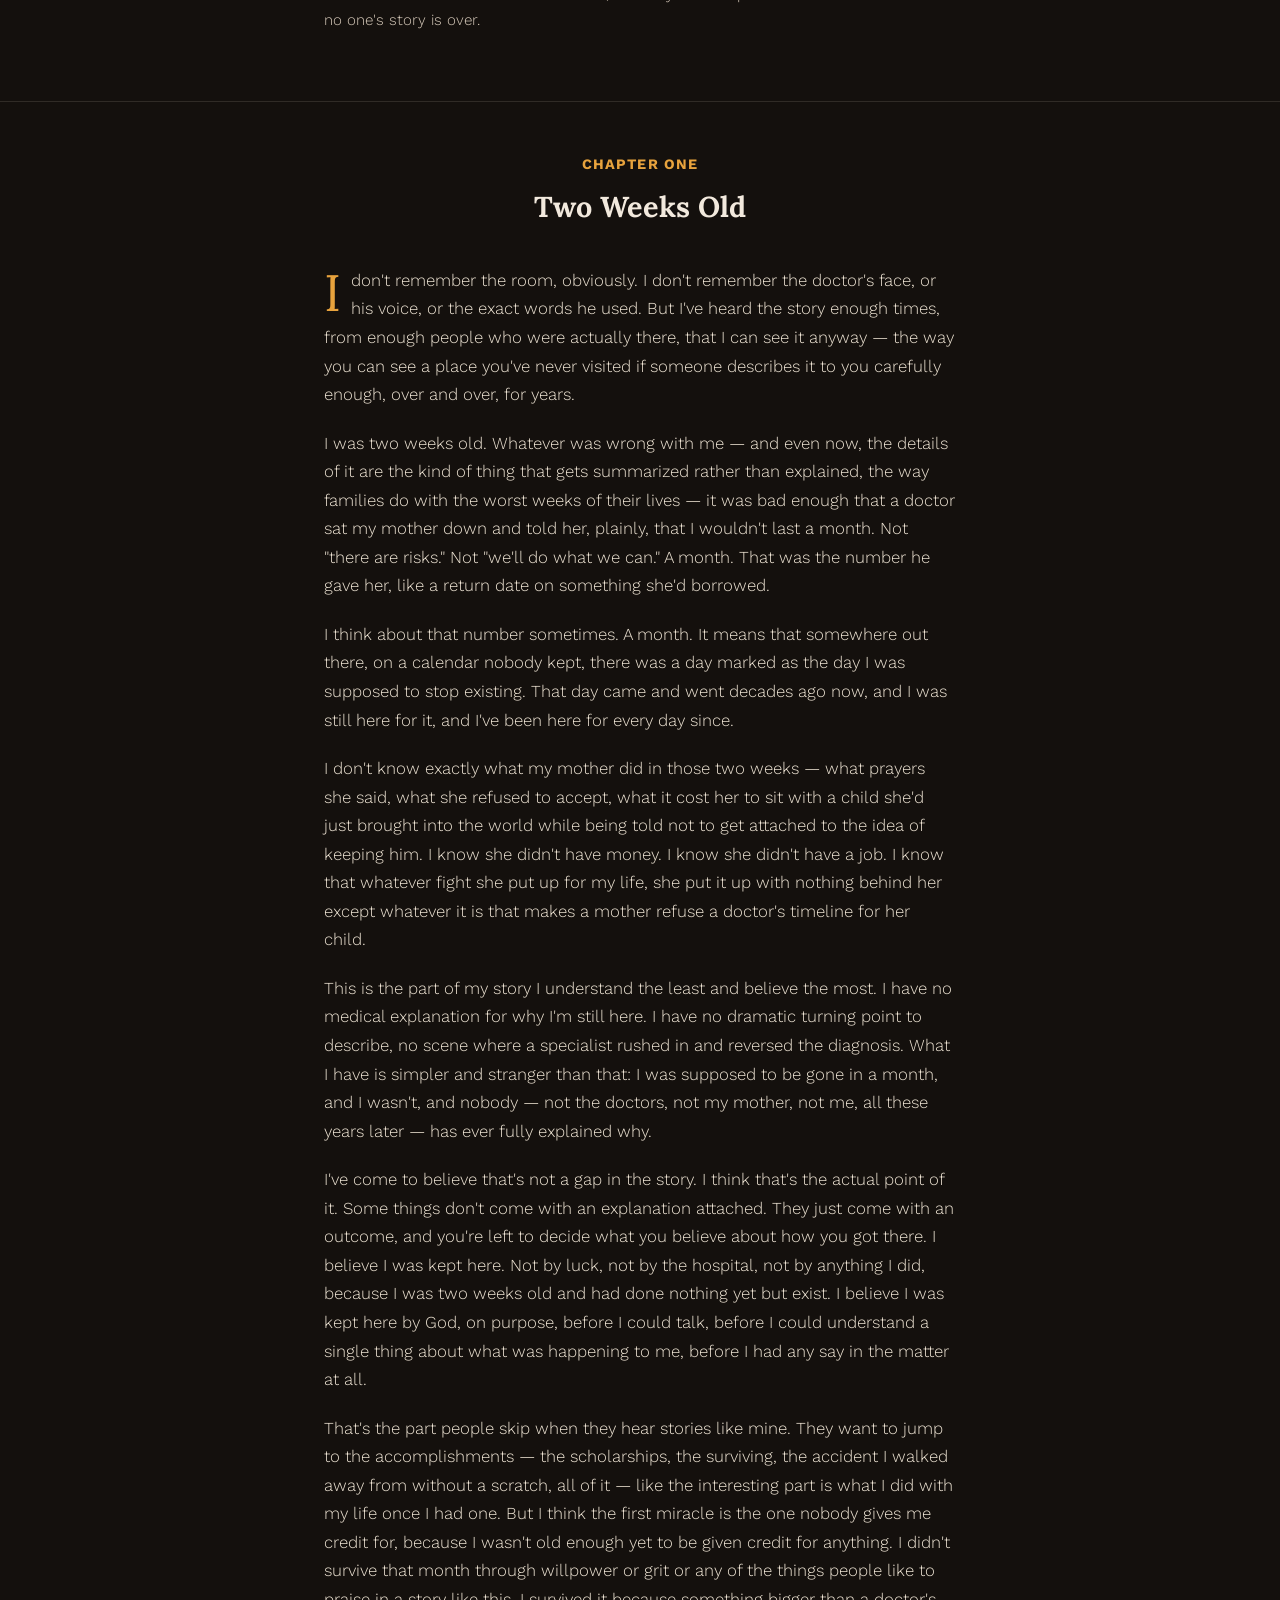
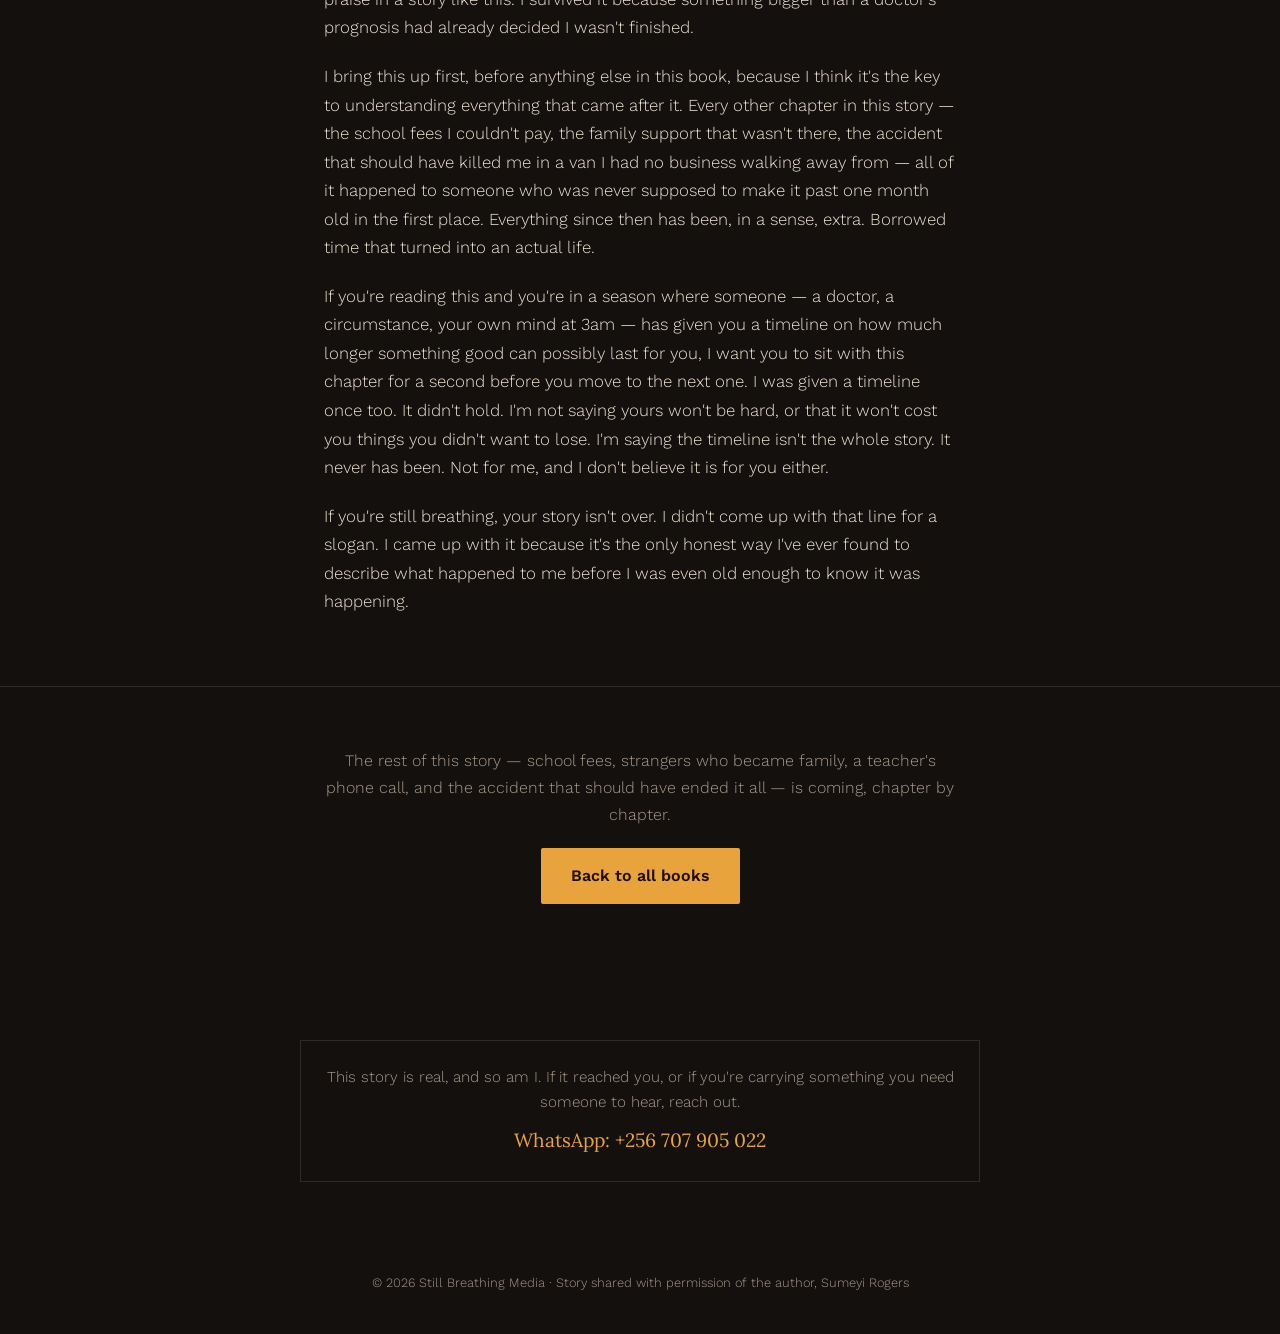
<file: still-breathing-my-story.html>
<!DOCTYPE html>
<html lang="en">
<head>
<meta charset="UTF-8">
<meta name="viewport" content="width=device-width, initial-scale=1.0">
<title>Still Breathing: My Story — Still Breathing Media</title>
<script async src="https://pagead2.googlesyndication.com/pagead/js/adsbygoogle.js?client=ca-pub-6362707259129506" crossorigin="anonymous"></script>
<link rel="preconnect" href="https://fonts.googleapis.com">
<link href="https://fonts.googleapis.com/css2?family=Lora:ital,wght@0,400;0,500;0,600;1,400&family=Work+Sans:wght@300;400;500;600&display=swap" rel="stylesheet">
<style>
  :root{ --black:#14100D; --ember:#2B140A; --ember-deep:#1D0E08; --gold:#E8A33D; --rust:#B5502E; --cream:#F2E9DD; --muted:#A89A8C; --line:rgba(242,233,221,0.12); }
  *{box-sizing:border-box;margin:0;padding:0;}
  body{ background:var(--black); color:var(--cream); font-family:'Work Sans',sans-serif; font-weight:300; line-height:1.7; }
  a{ color:var(--gold); text-decoration:none; }
  .wrap{ max-width:680px; margin:0 auto; padding:0 24px; }
  header{ padding:60px 0 30px; border-bottom:1px solid var(--line); text-align:center; }
  header img{ width:64px; margin-bottom:10px; }
  h1.title{ font-family:'Lora',serif; font-size:2rem; margin-top:10px; }
  .subtitle{ color:var(--gold); font-family:'Lora',serif; font-style:italic; margin-top:8px; }
  .author{ color:var(--muted); margin-top:10px; font-size:0.95rem; }
  .backlink{ display:inline-block; margin-top:22px; font-size:0.88rem; color:var(--muted); }
  .meta-row{ display:flex; justify-content:center; gap:24px; margin-top:20px; font-size:0.85rem; color:var(--muted); }
  section{ padding:50px 0; border-bottom:1px solid var(--line); }
  h2{ font-family:'Lora',serif; color:var(--rust); font-size:1.4rem; margin-bottom:18px; }
  .outline-item{ margin-bottom:18px; }
  .outline-item .ch{ color:var(--gold); font-family:'Lora',serif; font-size:0.95rem; }
  .outline-item p{ margin-top:4px; color:#D9CCBC; font-size:0.95rem; }
  .chapter h2.chnum{ text-align:center; color:var(--gold); font-family:'Work Sans'; font-size:0.9rem; letter-spacing:0.08em; margin-bottom:6px; }
  .chapter h1.chtitle{ text-align:center; font-family:'Lora',serif; font-size:1.8rem; margin-bottom:34px; }
  .chapter p{ margin-bottom:20px; font-size:1.05rem; color:#EDE3D3; }
  .chapter p:first-of-type::first-letter{ font-family:'Lora',serif; font-size:3.2rem; float:left; line-height:0.8; padding-right:10px; padding-top:6px; color:var(--gold); }
  .cta{ text-align:center; padding:60px 0; }
  .cta p{ color:var(--muted); margin-bottom:14px; }
  .btn{ display:inline-block; padding:14px 30px; background:var(--gold); color:var(--ember-deep); font-weight:600; border-radius:2px; margin: 6px; }
  .contact-box{ border:1px solid var(--line); padding:24px; margin-top:20px; text-align:center; }
  .contact-box .num{ font-family:'Lora',serif; color:var(--gold); font-size:1.2rem; margin-top:8px; }
  footer{ text-align:center; padding:40px 0; color:var(--muted); font-size:0.8rem; }
</style>
</head>
<body>

<header>
  <div class="wrap">
    <img src="logo.png" alt="Still Breathing">
    <div class="subtitle">A STILL BREATHING BOOK · TRUE STORY</div>
    <h1 class="title">Still Breathing: My Story</h1>
    <div class="author">by Sumeyi Rogers</div>
    <div class="meta-row"><span>7 Chapters</span><span>·</span><span>Memoir · Faith &amp; Survival</span></div>
    <a class="backlink" href="index.html">&larr; Back to Still Breathing</a>
    <div style="margin-top:16px;">
      <button data-share data-share-title="Still Breathing: My Story" style="background:none;border:1px solid var(--line);color:var(--muted);padding:8px 16px;border-radius:20px;font-size:0.82rem;cursor:pointer;"><svg width="14" height="14" viewBox="0 0 24 24" fill="none" stroke="currentColor" stroke-width="2" style="vertical-align:-2px;margin-right:4px;"><circle cx="18" cy="5" r="3"/><circle cx="6" cy="12" r="3"/><circle cx="18" cy="19" r="3"/><line x1="8.6" y1="10.6" x2="15.4" y2="6.4"/><line x1="8.6" y1="13.4" x2="15.4" y2="17.6"/></svg>Share this story</button>
    </div>
  </div>
</header>

<section>
  <div class="wrap">
    <h2>What This Book Is About</h2>
    <p style="color:#D9CCBC;">This is not a story I made up. It's mine. Before I was a month old, doctors said I wouldn't survive. I did. I grew up with a mother who had no job but never once let me go hungry or miss school for lack of trying. I was sent home for school fees in Primary One, and that same afternoon, strangers walked into our home and changed my life. I lost my father's family's support along the way and found it from people who owed me nothing. In 2025, I walked out of a fatal accident without a single scratch. This book is the full account, chapter by chapter — not because my story is more special than yours, but because I need you to know that if I made it through all of that, still breathing, then so can you.</p>
  </div>
</section>

<section>
  <div class="wrap">
    <h2>Chapter Outline</h2>
    <div class="outline-item"><div class="ch">Chapter One — Two Weeks Old</div><p>The illness that should have ended my life before it started, and the mother who refused to accept what the doctors said.</p></div>
    <div class="outline-item"><div class="ch">Chapter Two — A Woman With Nothing Who Gave Me Everything</div><p>Growing up with a mother who had no job, no steady income, and somehow never let it show in what she gave me.</p></div>
    <div class="outline-item"><div class="ch">Chapter Three — Sent Home</div><p>Primary One, school fees I didn't have, and the afternoon visitors arrived and offered what I never asked for.</p></div>
    <div class="outline-item"><div class="ch">Chapter Four — The Teacher Who Made a Call</div><p>Finishing Primary Seven with no path to secondary school, until one teacher decided my results were worth a phone call.</p></div>
    <div class="outline-item"><div class="ch">Chapter Five — Out Into the Hustle</div><p>Leaving school after S.4 and learning to survive in a world that doesn't hand out scholarships for adulthood.</p></div>
    <div class="outline-item"><div class="ch">Chapter Six — The Accident That Should Have Ended Me</div><p>2025. A company van, a fatal crash, and walking away without a scratch while everyone around me couldn't believe it.</p></div>
    <div class="outline-item"><div class="ch">Chapter Seven — Still Breathing</div><p>What I've come to believe about all of it, and why I built a platform out of the belief that no one's story is over.</p></div>
  </div>
</section>

<section class="chapter">
  <div class="wrap">
    <h2 class="chnum">CHAPTER ONE</h2>
    <h1 class="chtitle">Two Weeks Old</h1>

    <p>I don't remember the room, obviously. I don't remember the doctor's face, or his voice, or the exact words he used. But I've heard the story enough times, from enough people who were actually there, that I can see it anyway — the way you can see a place you've never visited if someone describes it to you carefully enough, over and over, for years.</p>

    <p>I was two weeks old. Whatever was wrong with me — and even now, the details of it are the kind of thing that gets summarized rather than explained, the way families do with the worst weeks of their lives — it was bad enough that a doctor sat my mother down and told her, plainly, that I wouldn't last a month. Not "there are risks." Not "we'll do what we can." A month. That was the number he gave her, like a return date on something she'd borrowed.</p>

    <p>I think about that number sometimes. A month. It means that somewhere out there, on a calendar nobody kept, there was a day marked as the day I was supposed to stop existing. That day came and went decades ago now, and I was still here for it, and I've been here for every day since.</p>

    <p>I don't know exactly what my mother did in those two weeks — what prayers she said, what she refused to accept, what it cost her to sit with a child she'd just brought into the world while being told not to get attached to the idea of keeping him. I know she didn't have money. I know she didn't have a job. I know that whatever fight she put up for my life, she put it up with nothing behind her except whatever it is that makes a mother refuse a doctor's timeline for her child.</p>

    <p>This is the part of my story I understand the least and believe the most. I have no medical explanation for why I'm still here. I have no dramatic turning point to describe, no scene where a specialist rushed in and reversed the diagnosis. What I have is simpler and stranger than that: I was supposed to be gone in a month, and I wasn't, and nobody — not the doctors, not my mother, not me, all these years later — has ever fully explained why.</p>

    <p>I've come to believe that's not a gap in the story. I think that's the actual point of it. Some things don't come with an explanation attached. They just come with an outcome, and you're left to decide what you believe about how you got there. I believe I was kept here. Not by luck, not by the hospital, not by anything I did, because I was two weeks old and had done nothing yet but exist. I believe I was kept here by God, on purpose, before I could talk, before I could understand a single thing about what was happening to me, before I had any say in the matter at all.</p>

    <p>That's the part people skip when they hear stories like mine. They want to jump to the accomplishments — the scholarships, the surviving, the accident I walked away from without a scratch, all of it — like the interesting part is what I did with my life once I had one. But I think the first miracle is the one nobody gives me credit for, because I wasn't old enough yet to be given credit for anything. I didn't survive that month through willpower or grit or any of the things people like to praise in a story like this. I survived it because something bigger than a doctor's prognosis had already decided I wasn't finished.</p>

    <p>I bring this up first, before anything else in this book, because I think it's the key to understanding everything that came after it. Every other chapter in this story — the school fees I couldn't pay, the family support that wasn't there, the accident that should have killed me in a van I had no business walking away from — all of it happened to someone who was never supposed to make it past one month old in the first place. Everything since then has been, in a sense, extra. Borrowed time that turned into an actual life.</p>

    <p>If you're reading this and you're in a season where someone — a doctor, a circumstance, your own mind at 3am — has given you a timeline on how much longer something good can possibly last for you, I want you to sit with this chapter for a second before you move to the next one. I was given a timeline once too. It didn't hold. I'm not saying yours won't be hard, or that it won't cost you things you didn't want to lose. I'm saying the timeline isn't the whole story. It never has been. Not for me, and I don't believe it is for you either.</p>

    <p>If you're still breathing, your story isn't over. I didn't come up with that line for a slogan. I came up with it because it's the only honest way I've ever found to describe what happened to me before I was even old enough to know it was happening.</p>
  </div>
</section>

<div class="cta">
  <div class="wrap">
    <p>The rest of this story — school fees, strangers who became family, a teacher's phone call, and the accident that should have ended it all — is coming, chapter by chapter.</p>
    <a class="btn" href="books.html">Back to all books</a>
  </div>
</div>

<section style="border-bottom:none;">
  <div class="wrap contact-box">
    <div style="color:var(--muted);font-size:0.95rem;">This story is real, and so am I. If it reached you, or if you're carrying something you need someone to hear, reach out.</div>
    <div class="num">WhatsApp: +256 707 905 022</div>
  </div>
</section>

<footer>© 2026 Still Breathing Media · Story shared with permission of the author, Sumeyi Rogers</footer>
<script src="search.js?v=4"></script>
<script src="assistant.js?v=1"></script>
</body>
</html>
</file>
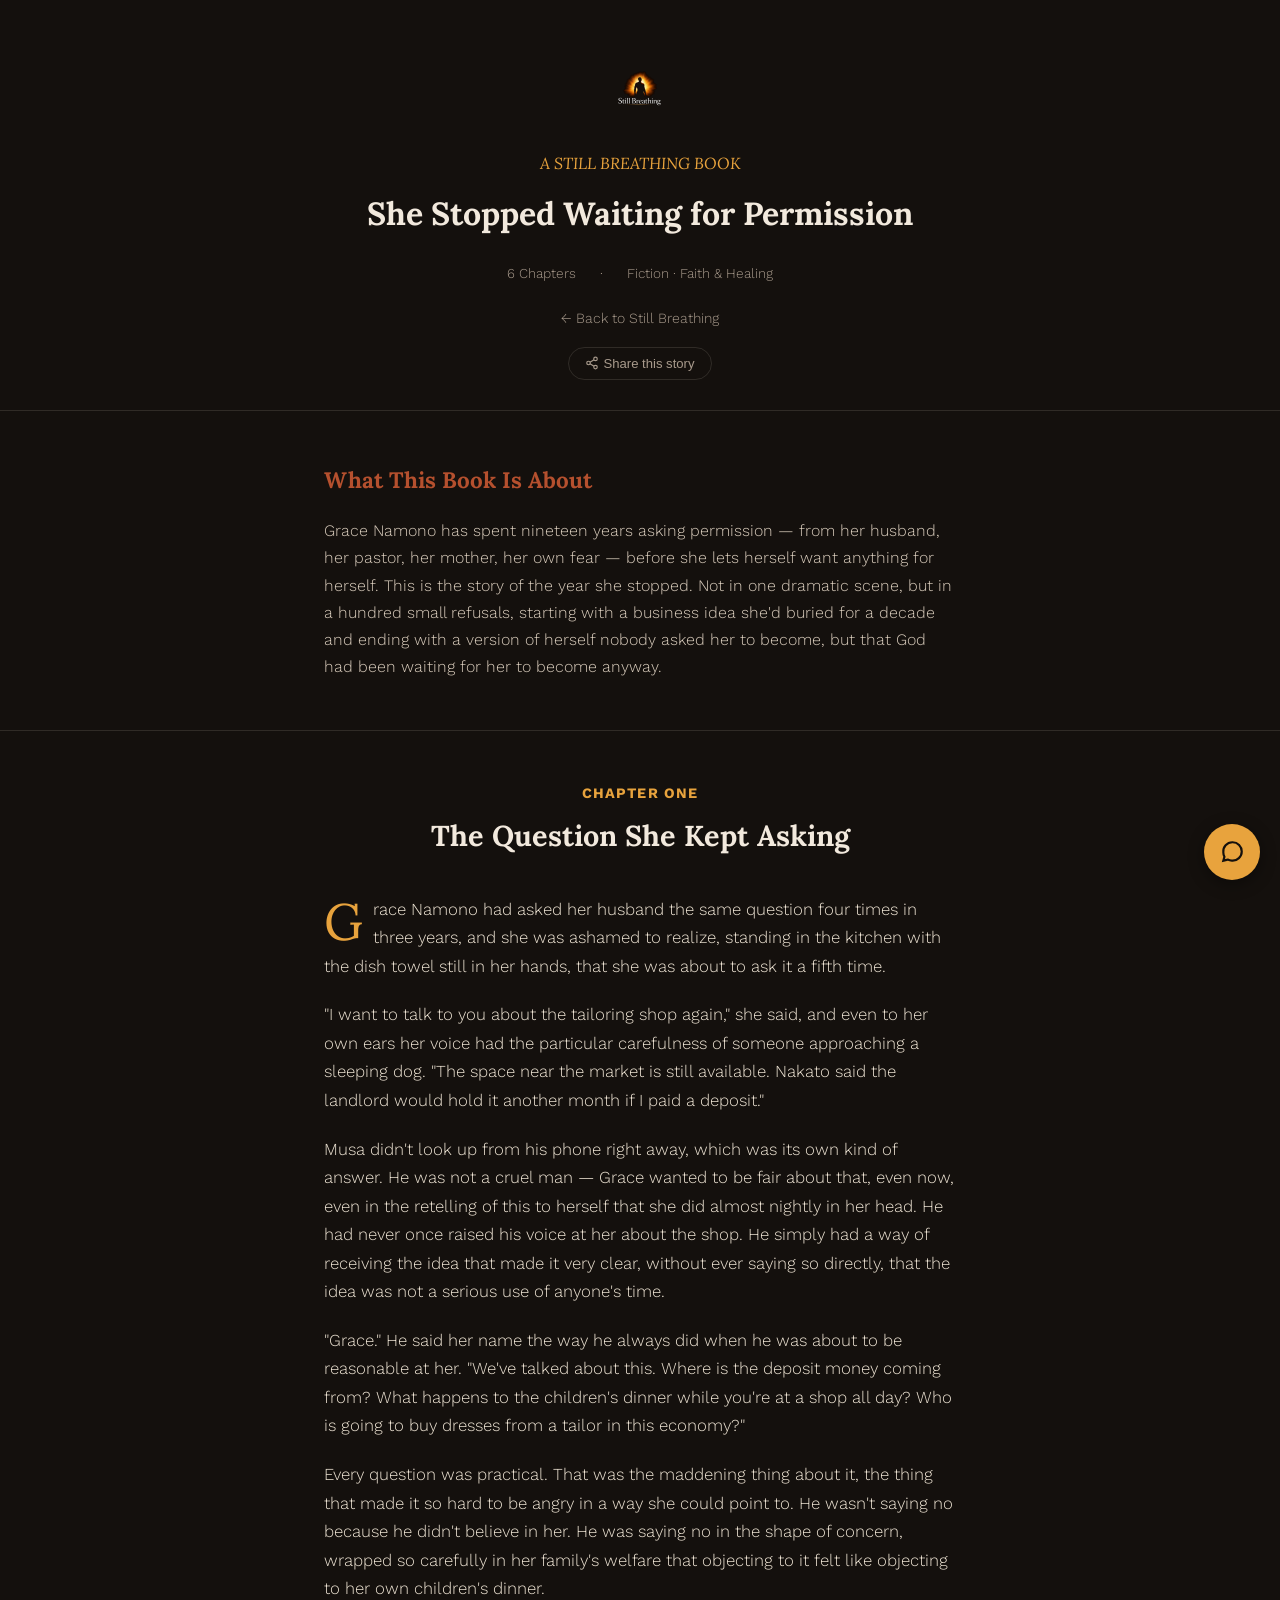
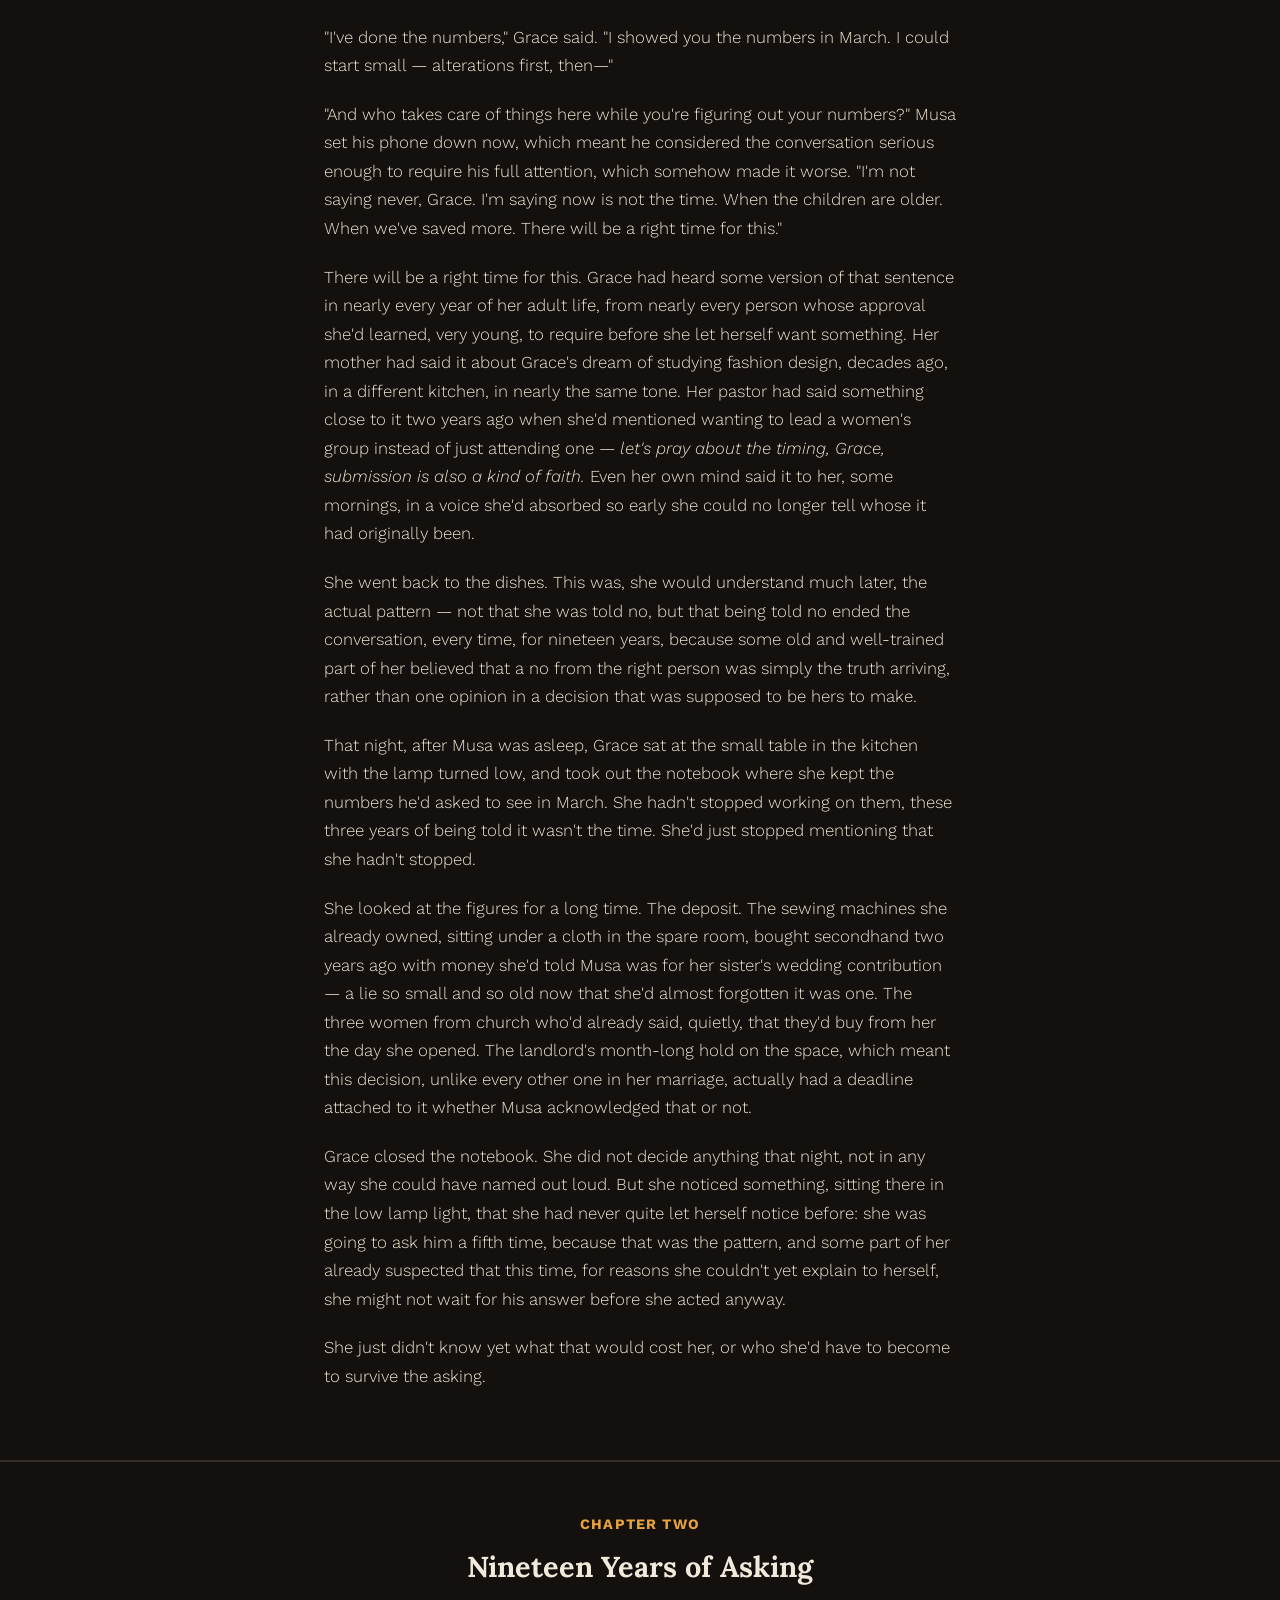
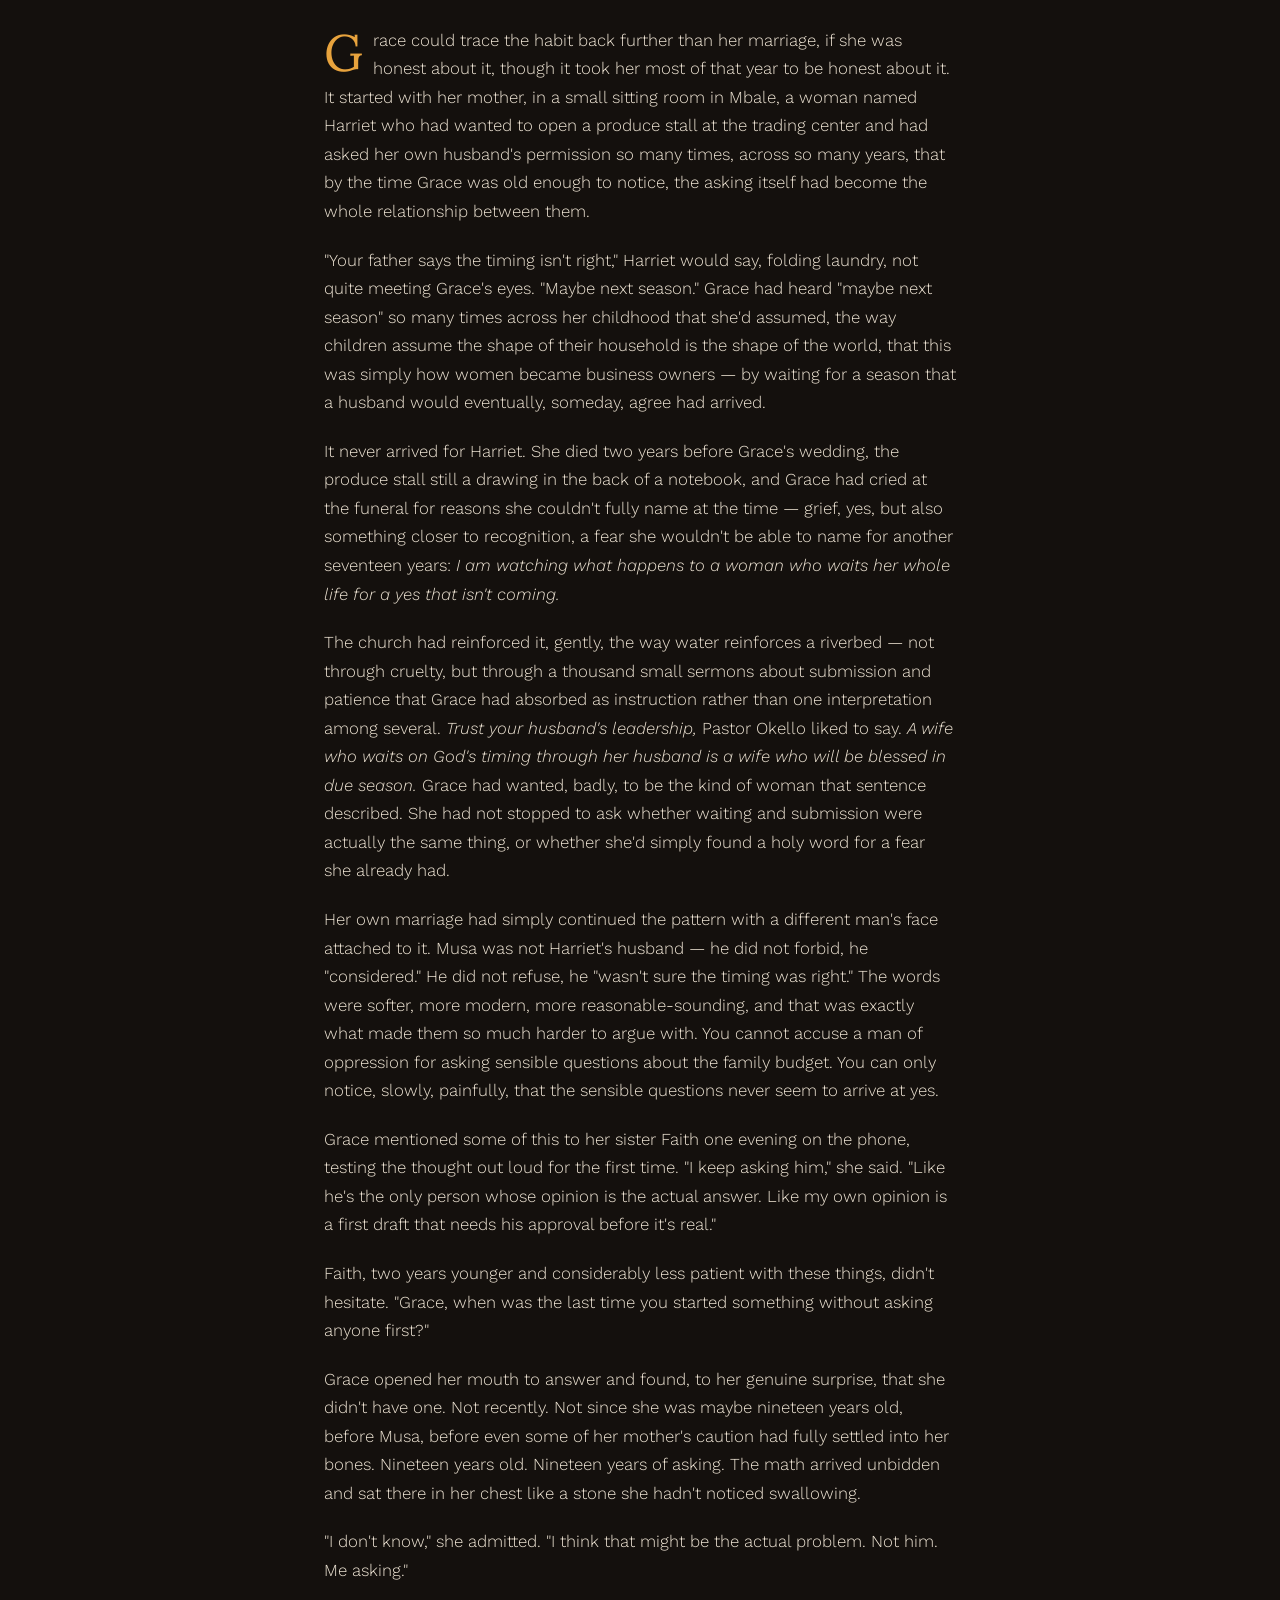
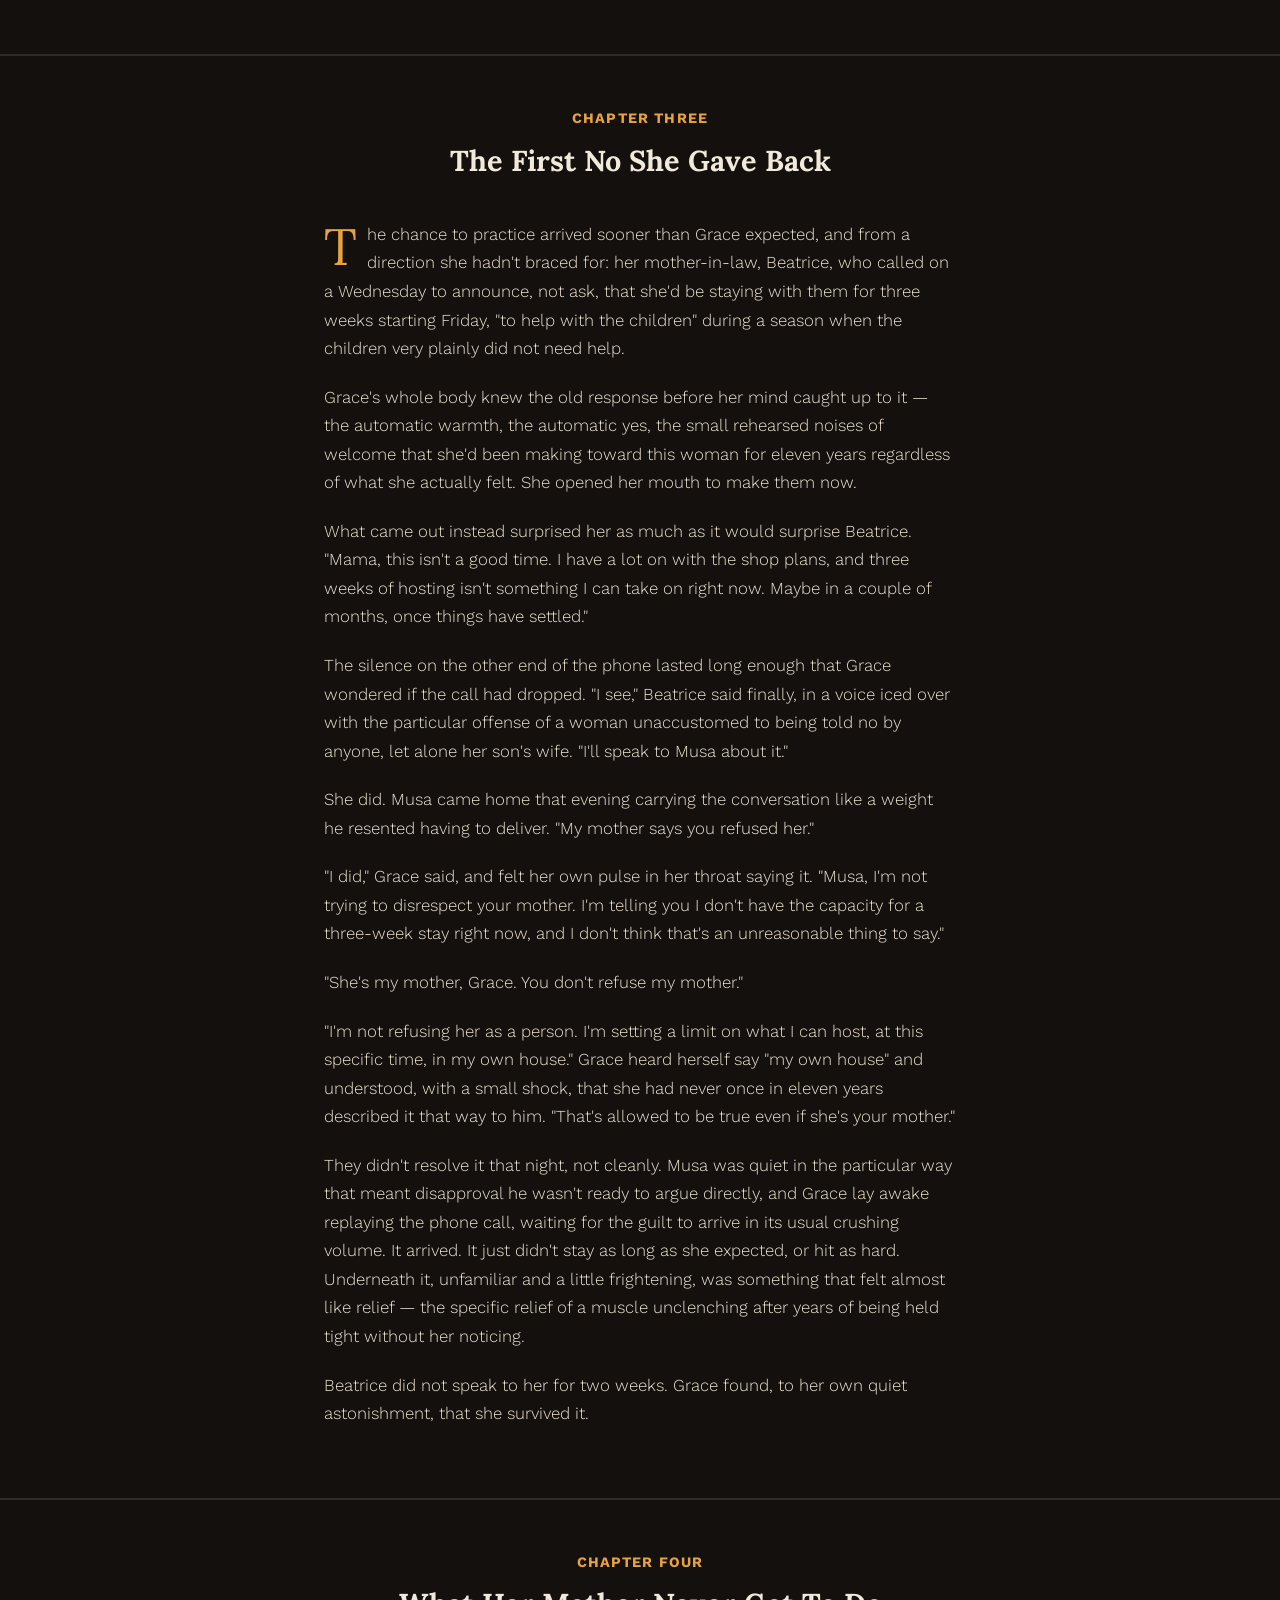
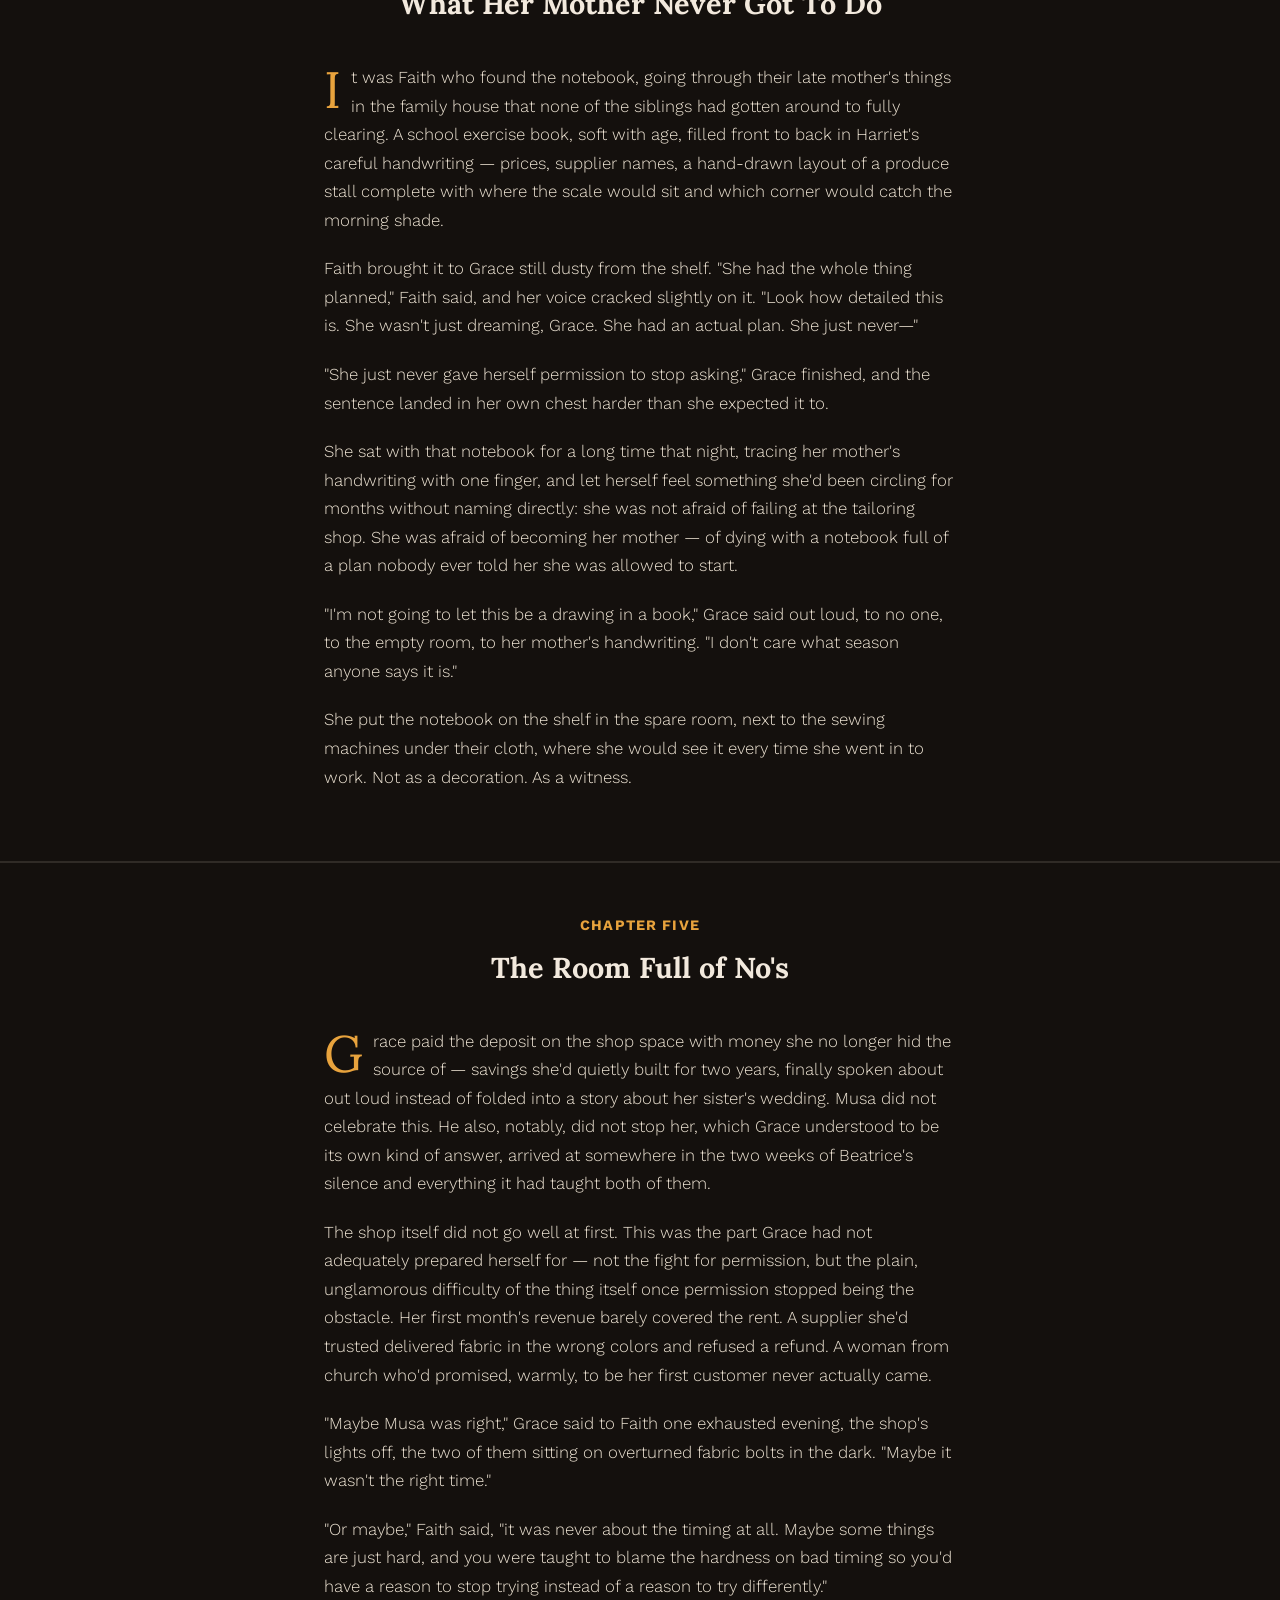
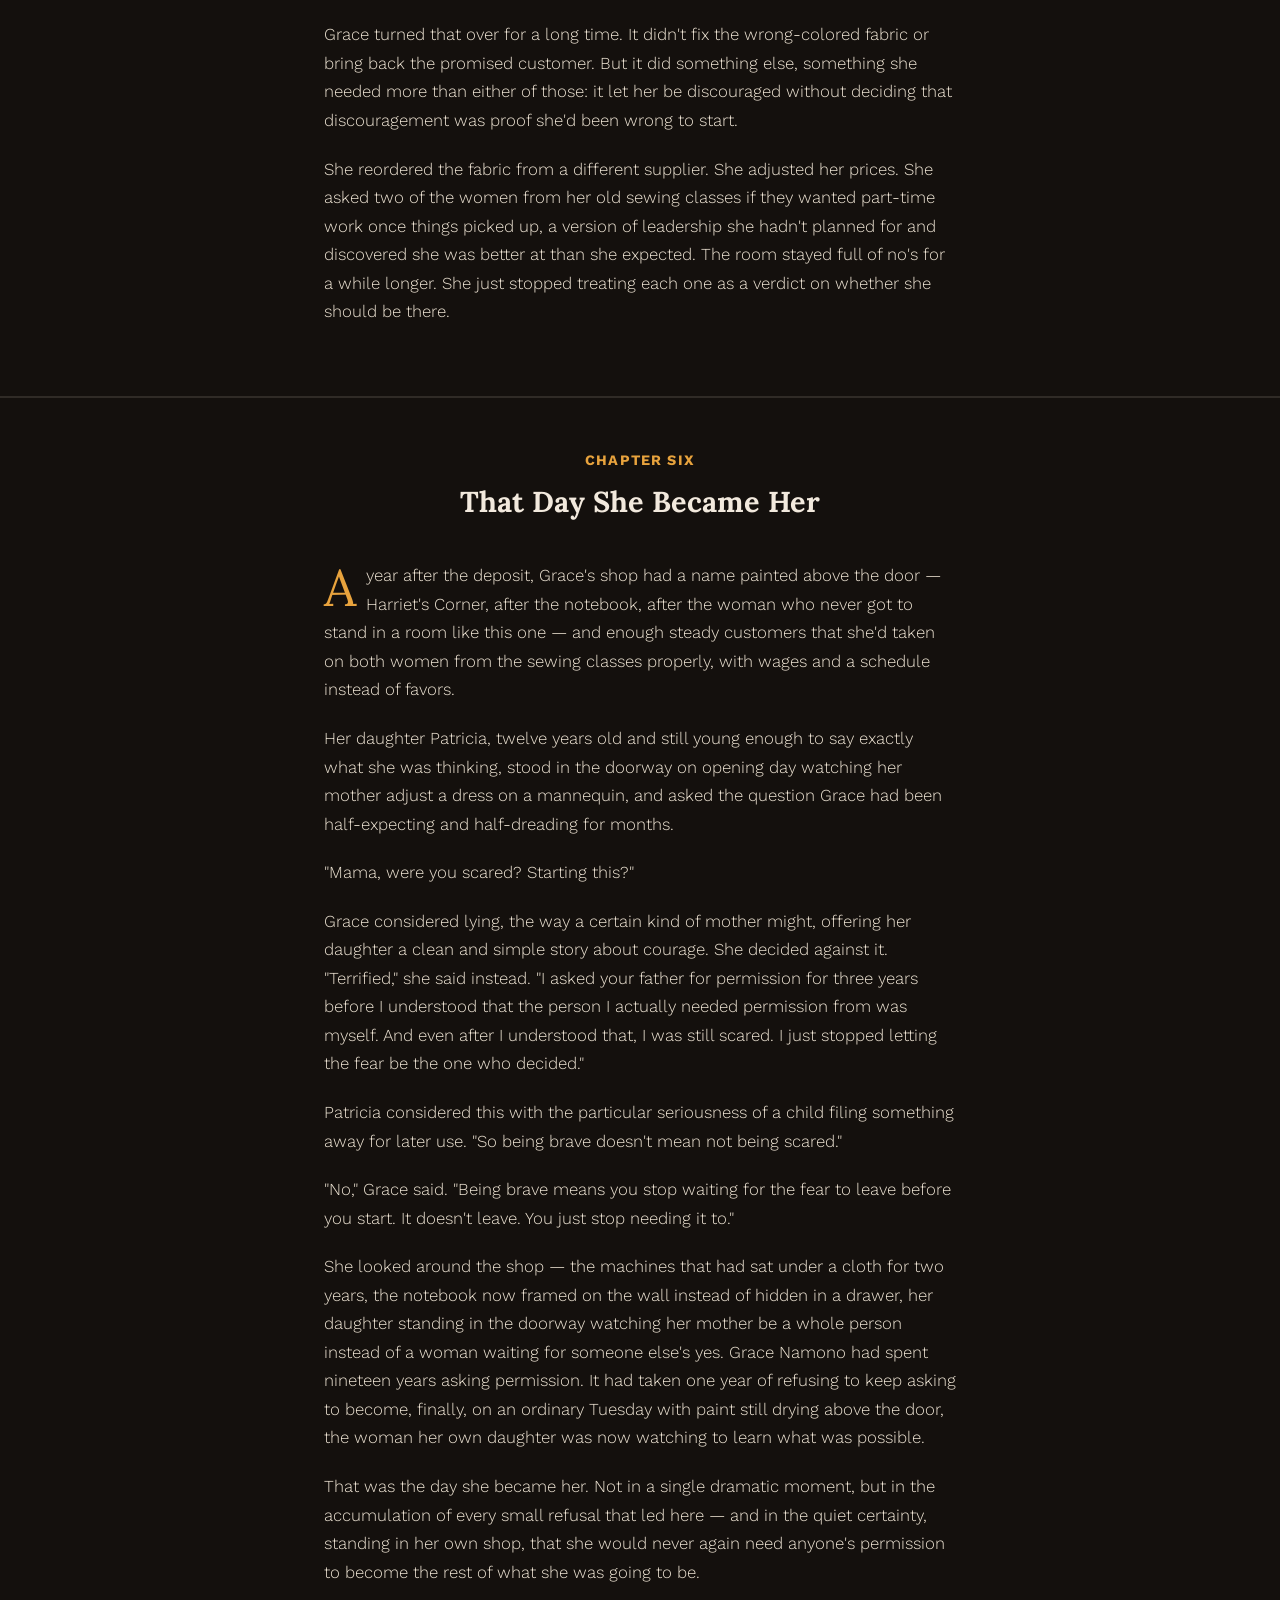
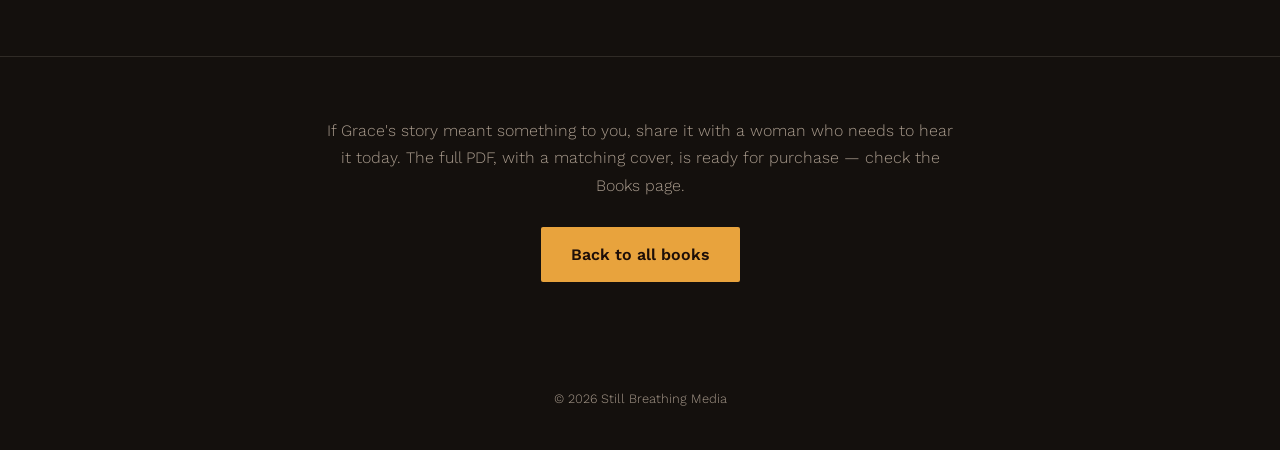
<file: stopped-waiting-for-permission.html>
<!DOCTYPE html>
<html lang="en">
<head>
<meta charset="UTF-8">
<meta name="viewport" content="width=device-width, initial-scale=1.0">
<title>She Stopped Waiting for Permission — Still Breathing Media</title>
<script async src="https://pagead2.googlesyndication.com/pagead/js/adsbygoogle.js?client=ca-pub-6362707259129506" crossorigin="anonymous"></script>
<link rel="preconnect" href="https://fonts.googleapis.com">
<link href="https://fonts.googleapis.com/css2?family=Lora:ital,wght@0,400;0,500;0,600;1,400&family=Work+Sans:wght@300;400;500;600&display=swap" rel="stylesheet">
<style>
  :root{ --black:#14100D; --ember:#2B140A; --ember-deep:#1D0E08; --gold:#E8A33D; --rust:#B5502E; --cream:#F2E9DD; --muted:#A89A8C; --line:rgba(242,233,221,0.12); }
  *{box-sizing:border-box;margin:0;padding:0;}
  body{ background:var(--black); color:var(--cream); font-family:'Work Sans',sans-serif; font-weight:300; line-height:1.7; }
  a{ color:var(--gold); text-decoration:none; }
  .wrap{ max-width:680px; margin:0 auto; padding:0 24px; }
  header{ padding:60px 0 30px; border-bottom:1px solid var(--line); text-align:center; }
  header img{ width:64px; margin-bottom:10px; }
  h1.title{ font-family:'Lora',serif; font-size:2rem; margin-top:10px; }
  .subtitle{ color:var(--gold); font-family:'Lora',serif; font-style:italic; margin-top:8px; }
  .backlink{ display:inline-block; margin-top:22px; font-size:0.88rem; color:var(--muted); }
  .meta-row{ display:flex; justify-content:center; gap:24px; margin-top:20px; font-size:0.85rem; color:var(--muted); }
  section{ padding:50px 0; border-bottom:1px solid var(--line); }
  h2{ font-family:'Lora',serif; color:var(--rust); font-size:1.4rem; margin-bottom:18px; }
  .outline-item{ margin-bottom:18px; }
  .outline-item .ch{ color:var(--gold); font-family:'Lora',serif; font-size:0.95rem; }
  .outline-item p{ margin-top:4px; color:#D9CCBC; font-size:0.95rem; }
  .chapter h2.chnum{ text-align:center; color:var(--gold); font-family:'Work Sans'; font-size:0.9rem; letter-spacing:0.08em; margin-bottom:6px; }
  .chapter h1.chtitle{ text-align:center; font-family:'Lora',serif; font-size:1.8rem; margin-bottom:34px; }
  .chapter p{ margin-bottom:20px; font-size:1.05rem; color:#EDE3D3; }
  .chapter p:first-of-type::first-letter{ font-family:'Lora',serif; font-size:3.2rem; float:left; line-height:0.8; padding-right:10px; padding-top:6px; color:var(--gold); }
  .cta{ text-align:center; padding:60px 0; }
  .cta p{ color:var(--muted); margin-bottom:22px; }
  .btn{ display:inline-block; padding:14px 30px; background:var(--gold); color:var(--ember-deep); font-weight:600; border-radius:2px; margin:6px; }
  footer{ text-align:center; padding:40px 0; color:var(--muted); font-size:0.8rem; }
</style>
</head>
<body>

<header>
  <div class="wrap">
    <img src="logo.png" alt="Still Breathing">
    <div class="subtitle">A STILL BREATHING BOOK</div>
    <h1 class="title">She Stopped Waiting for Permission</h1>
    <div class="meta-row"><span>6 Chapters</span><span>·</span><span>Fiction · Faith &amp; Healing</span></div>
    <a class="backlink" href="index.html">&larr; Back to Still Breathing</a>
    <div style="margin-top:16px;">
      <button data-share data-share-title="She Stopped Waiting for Permission" style="background:none;border:1px solid var(--line);color:var(--muted);padding:8px 16px;border-radius:20px;font-size:0.82rem;cursor:pointer;"><svg width="14" height="14" viewBox="0 0 24 24" fill="none" stroke="currentColor" stroke-width="2" style="vertical-align:-2px;margin-right:4px;"><circle cx="18" cy="5" r="3"/><circle cx="6" cy="12" r="3"/><circle cx="18" cy="19" r="3"/><line x1="8.6" y1="10.6" x2="15.4" y2="6.4"/><line x1="8.6" y1="13.4" x2="15.4" y2="17.6"/></svg>Share this story</button>
    </div>
  </div>
</header>

<section>
  <div class="wrap">
    <h2>What This Book Is About</h2>
    <p style="color:#D9CCBC;">Grace Namono has spent nineteen years asking permission — from her husband, her pastor, her mother, her own fear — before she lets herself want anything for herself. This is the story of the year she stopped. Not in one dramatic scene, but in a hundred small refusals, starting with a business idea she'd buried for a decade and ending with a version of herself nobody asked her to become, but that God had been waiting for her to become anyway.</p>
  </div>
</section>

<section class="chapter">
  <div class="wrap">
    <h2 class="chnum">CHAPTER ONE</h2>
    <h1 class="chtitle">The Question She Kept Asking</h1>

    <p>Grace Namono had asked her husband the same question four times in three years, and she was ashamed to realize, standing in the kitchen with the dish towel still in her hands, that she was about to ask it a fifth time.</p>

    <p>"I want to talk to you about the tailoring shop again," she said, and even to her own ears her voice had the particular carefulness of someone approaching a sleeping dog. "The space near the market is still available. Nakato said the landlord would hold it another month if I paid a deposit."</p>

    <p>Musa didn't look up from his phone right away, which was its own kind of answer. He was not a cruel man — Grace wanted to be fair about that, even now, even in the retelling of this to herself that she did almost nightly in her head. He had never once raised his voice at her about the shop. He simply had a way of receiving the idea that made it very clear, without ever saying so directly, that the idea was not a serious use of anyone's time.</p>

    <p>"Grace." He said her name the way he always did when he was about to be reasonable at her. "We've talked about this. Where is the deposit money coming from? What happens to the children's dinner while you're at a shop all day? Who is going to buy dresses from a tailor in this economy?"</p>

    <p>Every question was practical. That was the maddening thing about it, the thing that made it so hard to be angry in a way she could point to. He wasn't saying no because he didn't believe in her. He was saying no in the shape of concern, wrapped so carefully in her family's welfare that objecting to it felt like objecting to her own children's dinner.</p>

    <p>"I've done the numbers," Grace said. "I showed you the numbers in March. I could start small — alterations first, then—"</p>

    <p>"And who takes care of things here while you're figuring out your numbers?" Musa set his phone down now, which meant he considered the conversation serious enough to require his full attention, which somehow made it worse. "I'm not saying never, Grace. I'm saying now is not the time. When the children are older. When we've saved more. There will be a right time for this."</p>

    <p>There will be a right time for this. Grace had heard some version of that sentence in nearly every year of her adult life, from nearly every person whose approval she'd learned, very young, to require before she let herself want something. Her mother had said it about Grace's dream of studying fashion design, decades ago, in a different kitchen, in nearly the same tone. Her pastor had said something close to it two years ago when she'd mentioned wanting to lead a women's group instead of just attending one — <em>let's pray about the timing, Grace, submission is also a kind of faith.</em> Even her own mind said it to her, some mornings, in a voice she'd absorbed so early she could no longer tell whose it had originally been.</p>

    <p>She went back to the dishes. This was, she would understand much later, the actual pattern — not that she was told no, but that being told no ended the conversation, every time, for nineteen years, because some old and well-trained part of her believed that a no from the right person was simply the truth arriving, rather than one opinion in a decision that was supposed to be hers to make.</p>

    <p>That night, after Musa was asleep, Grace sat at the small table in the kitchen with the lamp turned low, and took out the notebook where she kept the numbers he'd asked to see in March. She hadn't stopped working on them, these three years of being told it wasn't the time. She'd just stopped mentioning that she hadn't stopped.</p>

    <p>She looked at the figures for a long time. The deposit. The sewing machines she already owned, sitting under a cloth in the spare room, bought secondhand two years ago with money she'd told Musa was for her sister's wedding contribution — a lie so small and so old now that she'd almost forgotten it was one. The three women from church who'd already said, quietly, that they'd buy from her the day she opened. The landlord's month-long hold on the space, which meant this decision, unlike every other one in her marriage, actually had a deadline attached to it whether Musa acknowledged that or not.</p>

    <p>Grace closed the notebook. She did not decide anything that night, not in any way she could have named out loud. But she noticed something, sitting there in the low lamp light, that she had never quite let herself notice before: she was going to ask him a fifth time, because that was the pattern, and some part of her already suspected that this time, for reasons she couldn't yet explain to herself, she might not wait for his answer before she acted anyway.</p>

    <p>She just didn't know yet what that would cost her, or who she'd have to become to survive the asking.</p>
  </div>
</section>

<section class="chapter" style="border-top:1px solid var(--line);">
  <div class="wrap">
    <h2 class="chnum">CHAPTER TWO</h2>
    <h1 class="chtitle">Nineteen Years of Asking</h1>

    <p>Grace could trace the habit back further than her marriage, if she was honest about it, though it took her most of that year to be honest about it. It started with her mother, in a small sitting room in Mbale, a woman named Harriet who had wanted to open a produce stall at the trading center and had asked her own husband's permission so many times, across so many years, that by the time Grace was old enough to notice, the asking itself had become the whole relationship between them.</p>

    <p>"Your father says the timing isn't right," Harriet would say, folding laundry, not quite meeting Grace's eyes. "Maybe next season." Grace had heard "maybe next season" so many times across her childhood that she'd assumed, the way children assume the shape of their household is the shape of the world, that this was simply how women became business owners — by waiting for a season that a husband would eventually, someday, agree had arrived.</p>

    <p>It never arrived for Harriet. She died two years before Grace's wedding, the produce stall still a drawing in the back of a notebook, and Grace had cried at the funeral for reasons she couldn't fully name at the time — grief, yes, but also something closer to recognition, a fear she wouldn't be able to name for another seventeen years: <em>I am watching what happens to a woman who waits her whole life for a yes that isn't coming.</em></p>

    <p>The church had reinforced it, gently, the way water reinforces a riverbed — not through cruelty, but through a thousand small sermons about submission and patience that Grace had absorbed as instruction rather than one interpretation among several. <em>Trust your husband's leadership,</em> Pastor Okello liked to say. <em>A wife who waits on God's timing through her husband is a wife who will be blessed in due season.</em> Grace had wanted, badly, to be the kind of woman that sentence described. She had not stopped to ask whether waiting and submission were actually the same thing, or whether she'd simply found a holy word for a fear she already had.</p>

    <p>Her own marriage had simply continued the pattern with a different man's face attached to it. Musa was not Harriet's husband — he did not forbid, he "considered." He did not refuse, he "wasn't sure the timing was right." The words were softer, more modern, more reasonable-sounding, and that was exactly what made them so much harder to argue with. You cannot accuse a man of oppression for asking sensible questions about the family budget. You can only notice, slowly, painfully, that the sensible questions never seem to arrive at yes.</p>

    <p>Grace mentioned some of this to her sister Faith one evening on the phone, testing the thought out loud for the first time. "I keep asking him," she said. "Like he's the only person whose opinion is the actual answer. Like my own opinion is a first draft that needs his approval before it's real."</p>

    <p>Faith, two years younger and considerably less patient with these things, didn't hesitate. "Grace, when was the last time you started something without asking anyone first?"</p>

    <p>Grace opened her mouth to answer and found, to her genuine surprise, that she didn't have one. Not recently. Not since she was maybe nineteen years old, before Musa, before even some of her mother's caution had fully settled into her bones. Nineteen years old. Nineteen years of asking. The math arrived unbidden and sat there in her chest like a stone she hadn't noticed swallowing.</p>

    <p>"I don't know," she admitted. "I think that might be the actual problem. Not him. Me asking."</p>
  </div>
</section>

<section class="chapter" style="border-top:1px solid var(--line);">
  <div class="wrap">
    <h2 class="chnum">CHAPTER THREE</h2>
    <h1 class="chtitle">The First No She Gave Back</h1>

    <p>The chance to practice arrived sooner than Grace expected, and from a direction she hadn't braced for: her mother-in-law, Beatrice, who called on a Wednesday to announce, not ask, that she'd be staying with them for three weeks starting Friday, "to help with the children" during a season when the children very plainly did not need help.</p>

    <p>Grace's whole body knew the old response before her mind caught up to it — the automatic warmth, the automatic yes, the small rehearsed noises of welcome that she'd been making toward this woman for eleven years regardless of what she actually felt. She opened her mouth to make them now.</p>

    <p>What came out instead surprised her as much as it would surprise Beatrice. "Mama, this isn't a good time. I have a lot on with the shop plans, and three weeks of hosting isn't something I can take on right now. Maybe in a couple of months, once things have settled."</p>

    <p>The silence on the other end of the phone lasted long enough that Grace wondered if the call had dropped. "I see," Beatrice said finally, in a voice iced over with the particular offense of a woman unaccustomed to being told no by anyone, let alone her son's wife. "I'll speak to Musa about it."</p>

    <p>She did. Musa came home that evening carrying the conversation like a weight he resented having to deliver. "My mother says you refused her."</p>

    <p>"I did," Grace said, and felt her own pulse in her throat saying it. "Musa, I'm not trying to disrespect your mother. I'm telling you I don't have the capacity for a three-week stay right now, and I don't think that's an unreasonable thing to say."</p>

    <p>"She's my mother, Grace. You don't refuse my mother."</p>

    <p>"I'm not refusing her as a person. I'm setting a limit on what I can host, at this specific time, in my own house." Grace heard herself say "my own house" and understood, with a small shock, that she had never once in eleven years described it that way to him. "That's allowed to be true even if she's your mother."</p>

    <p>They didn't resolve it that night, not cleanly. Musa was quiet in the particular way that meant disapproval he wasn't ready to argue directly, and Grace lay awake replaying the phone call, waiting for the guilt to arrive in its usual crushing volume. It arrived. It just didn't stay as long as she expected, or hit as hard. Underneath it, unfamiliar and a little frightening, was something that felt almost like relief — the specific relief of a muscle unclenching after years of being held tight without her noticing.</p>

    <p>Beatrice did not speak to her for two weeks. Grace found, to her own quiet astonishment, that she survived it.</p>
  </div>
</section>

<section class="chapter" style="border-top:1px solid var(--line);">
  <div class="wrap">
    <h2 class="chnum">CHAPTER FOUR</h2>
    <h1 class="chtitle">What Her Mother Never Got To Do</h1>

    <p>It was Faith who found the notebook, going through their late mother's things in the family house that none of the siblings had gotten around to fully clearing. A school exercise book, soft with age, filled front to back in Harriet's careful handwriting — prices, supplier names, a hand-drawn layout of a produce stall complete with where the scale would sit and which corner would catch the morning shade.</p>

    <p>Faith brought it to Grace still dusty from the shelf. "She had the whole thing planned," Faith said, and her voice cracked slightly on it. "Look how detailed this is. She wasn't just dreaming, Grace. She had an actual plan. She just never—"</p>

    <p>"She just never gave herself permission to stop asking," Grace finished, and the sentence landed in her own chest harder than she expected it to.</p>

    <p>She sat with that notebook for a long time that night, tracing her mother's handwriting with one finger, and let herself feel something she'd been circling for months without naming directly: she was not afraid of failing at the tailoring shop. She was afraid of becoming her mother — of dying with a notebook full of a plan nobody ever told her she was allowed to start.</p>

    <p>"I'm not going to let this be a drawing in a book," Grace said out loud, to no one, to the empty room, to her mother's handwriting. "I don't care what season anyone says it is."</p>

    <p>She put the notebook on the shelf in the spare room, next to the sewing machines under their cloth, where she would see it every time she went in to work. Not as a decoration. As a witness.</p>
  </div>
</section>

<section class="chapter" style="border-top:1px solid var(--line);">
  <div class="wrap">
    <h2 class="chnum">CHAPTER FIVE</h2>
    <h1 class="chtitle">The Room Full of No's</h1>

    <p>Grace paid the deposit on the shop space with money she no longer hid the source of — savings she'd quietly built for two years, finally spoken about out loud instead of folded into a story about her sister's wedding. Musa did not celebrate this. He also, notably, did not stop her, which Grace understood to be its own kind of answer, arrived at somewhere in the two weeks of Beatrice's silence and everything it had taught both of them.</p>

    <p>The shop itself did not go well at first. This was the part Grace had not adequately prepared herself for — not the fight for permission, but the plain, unglamorous difficulty of the thing itself once permission stopped being the obstacle. Her first month's revenue barely covered the rent. A supplier she'd trusted delivered fabric in the wrong colors and refused a refund. A woman from church who'd promised, warmly, to be her first customer never actually came.</p>

    <p>"Maybe Musa was right," Grace said to Faith one exhausted evening, the shop's lights off, the two of them sitting on overturned fabric bolts in the dark. "Maybe it wasn't the right time."</p>

    <p>"Or maybe," Faith said, "it was never about the timing at all. Maybe some things are just hard, and you were taught to blame the hardness on bad timing so you'd have a reason to stop trying instead of a reason to try differently."</p>

    <p>Grace turned that over for a long time. It didn't fix the wrong-colored fabric or bring back the promised customer. But it did something else, something she needed more than either of those: it let her be discouraged without deciding that discouragement was proof she'd been wrong to start.</p>

    <p>She reordered the fabric from a different supplier. She adjusted her prices. She asked two of the women from her old sewing classes if they wanted part-time work once things picked up, a version of leadership she hadn't planned for and discovered she was better at than she expected. The room stayed full of no's for a while longer. She just stopped treating each one as a verdict on whether she should be there.</p>
  </div>
</section>

<section class="chapter" style="border-top:1px solid var(--line);">
  <div class="wrap">
    <h2 class="chnum">CHAPTER SIX</h2>
    <h1 class="chtitle">That Day She Became Her</h1>

    <p>A year after the deposit, Grace's shop had a name painted above the door — Harriet's Corner, after the notebook, after the woman who never got to stand in a room like this one — and enough steady customers that she'd taken on both women from the sewing classes properly, with wages and a schedule instead of favors.</p>

    <p>Her daughter Patricia, twelve years old and still young enough to say exactly what she was thinking, stood in the doorway on opening day watching her mother adjust a dress on a mannequin, and asked the question Grace had been half-expecting and half-dreading for months.</p>

    <p>"Mama, were you scared? Starting this?"</p>

    <p>Grace considered lying, the way a certain kind of mother might, offering her daughter a clean and simple story about courage. She decided against it. "Terrified," she said instead. "I asked your father for permission for three years before I understood that the person I actually needed permission from was myself. And even after I understood that, I was still scared. I just stopped letting the fear be the one who decided."</p>

    <p>Patricia considered this with the particular seriousness of a child filing something away for later use. "So being brave doesn't mean not being scared."</p>

    <p>"No," Grace said. "Being brave means you stop waiting for the fear to leave before you start. It doesn't leave. You just stop needing it to."</p>

    <p>She looked around the shop — the machines that had sat under a cloth for two years, the notebook now framed on the wall instead of hidden in a drawer, her daughter standing in the doorway watching her mother be a whole person instead of a woman waiting for someone else's yes. Grace Namono had spent nineteen years asking permission. It had taken one year of refusing to keep asking to become, finally, on an ordinary Tuesday with paint still drying above the door, the woman her own daughter was now watching to learn what was possible.</p>

    <p>That was the day she became her. Not in a single dramatic moment, but in the accumulation of every small refusal that led here — and in the quiet certainty, standing in her own shop, that she would never again need anyone's permission to become the rest of what she was going to be.</p>
  </div>
</section>

<div class="cta">
  <div class="wrap">
    <p>If Grace's story meant something to you, share it with a woman who needs to hear it today. The full PDF, with a matching cover, is ready for purchase — check the Books page.</p>
    <a class="btn" href="books.html">Back to all books</a>
  </div>
</div>

<footer>© 2026 Still Breathing Media</footer>
<script src="search.js?v=4"></script>
<script src="assistant.js?v=1"></script>
</body>
</html>
</file>
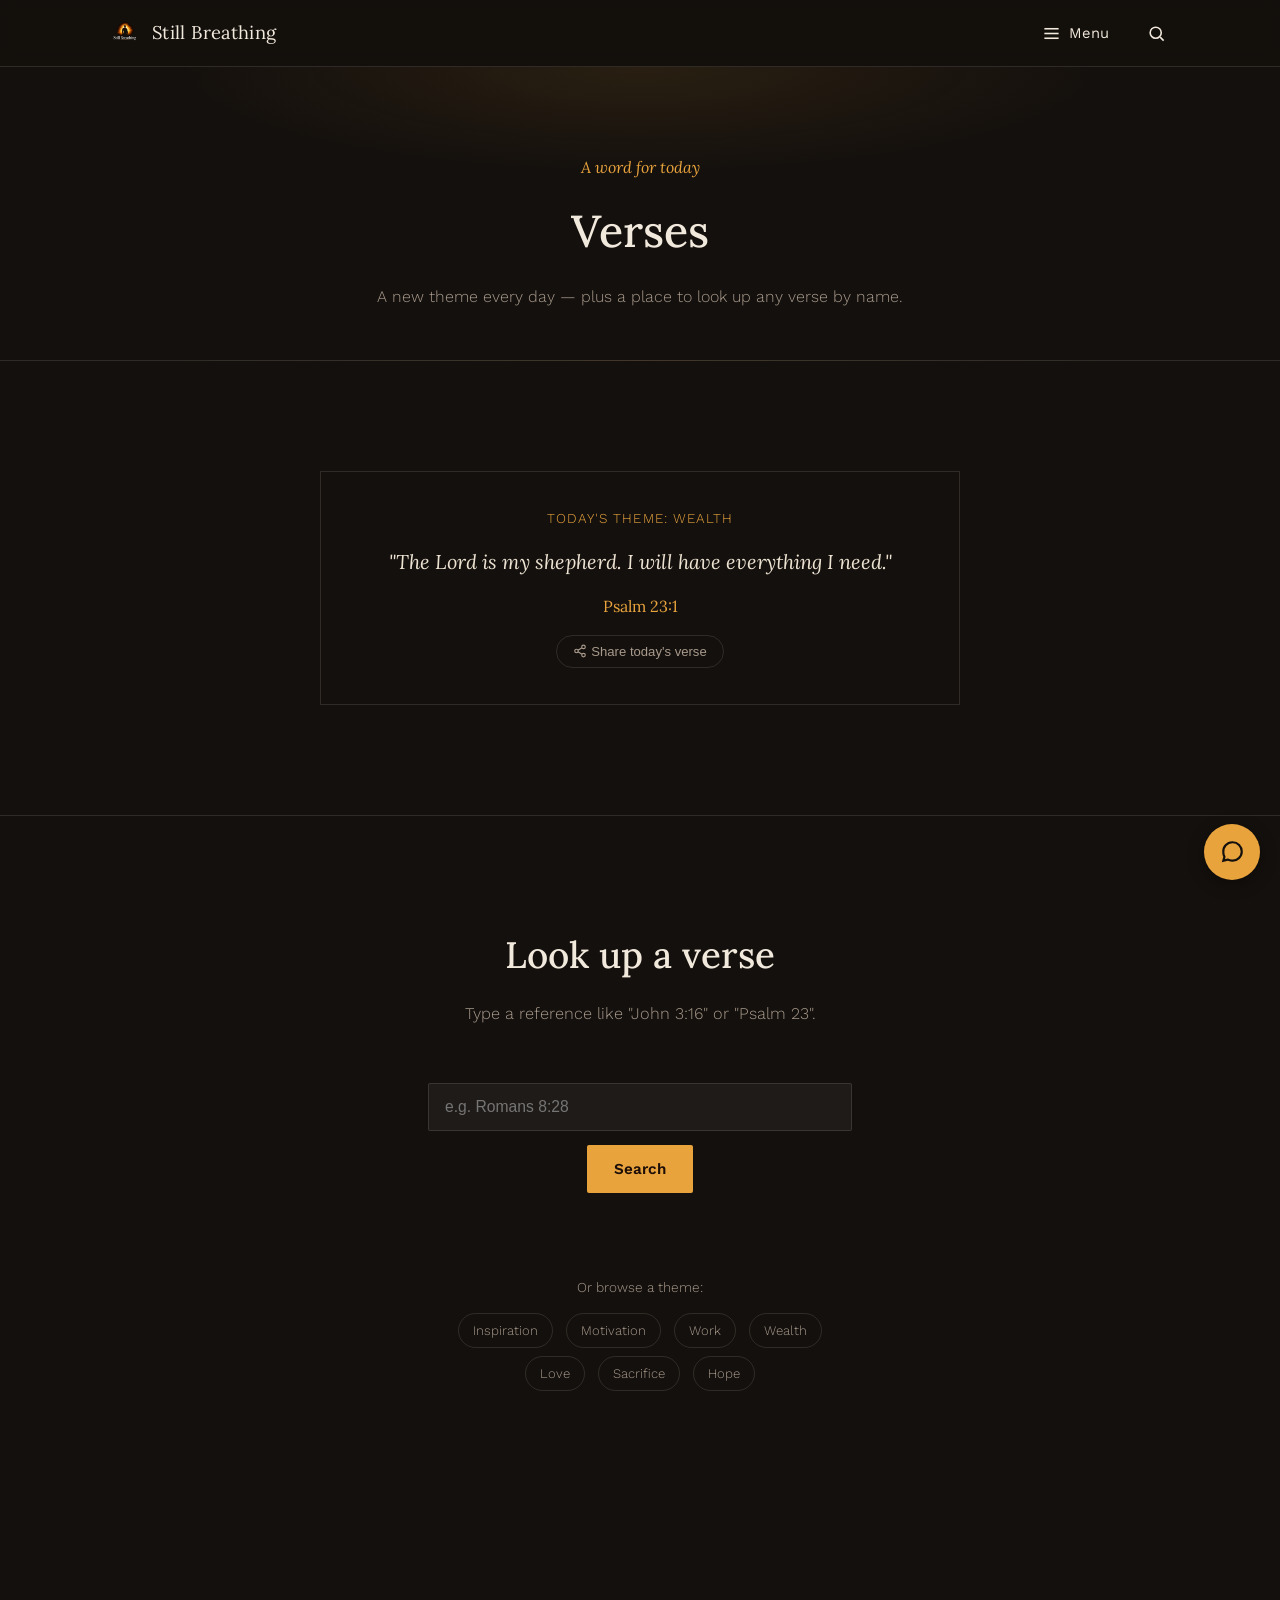
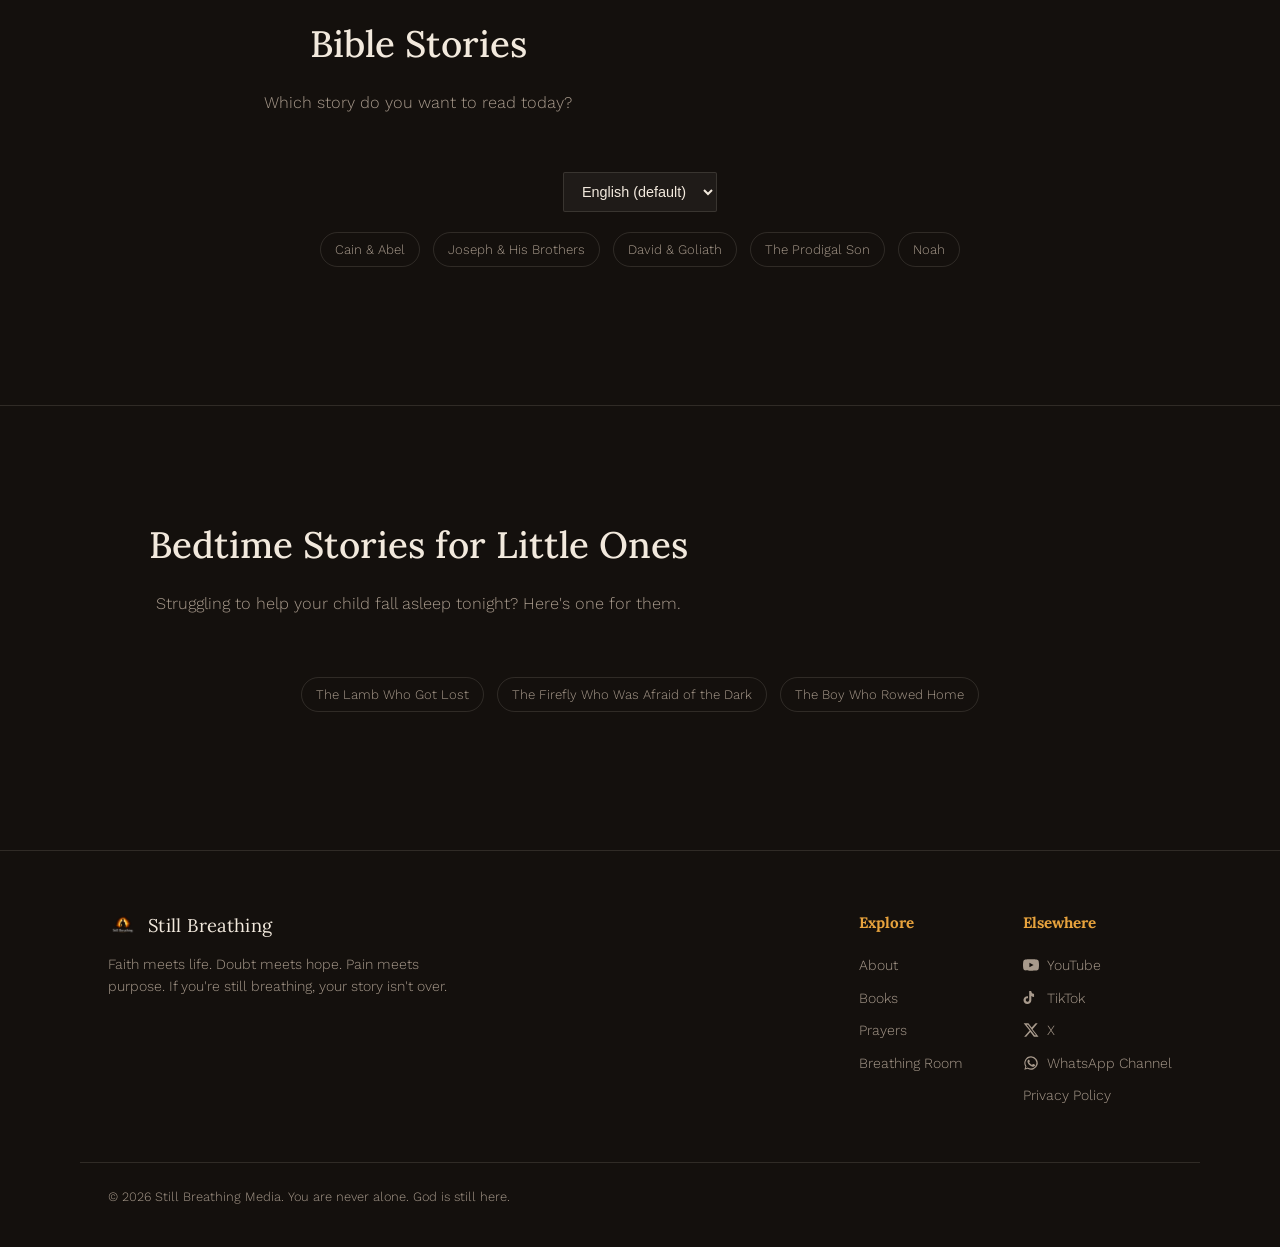
<file: verses.html>
<!DOCTYPE html>
<html lang="en">
<head>
<script async src="https://pagead2.googlesyndication.com/pagead/js/adsbygoogle.js?client=ca-pub-6362707259129506" crossorigin="anonymous"></script>
<meta charset="UTF-8">
<meta name="viewport" content="width=device-width, initial-scale=1.0">
<title>Verses | Still Breathing Media</title>
<meta property="og:title" content="Verses & Bible Stories — Still Breathing Media">
<meta property="og:description" content="A new Bible verse every day, plus Bible stories and bedtime stories for kids, in simple English.">
<meta property="og:image" content="https://still-breathing-media.vercel.app/hero-sunset-road.jpg">
<meta property="og:url" content="https://still-breathing-media.vercel.app/verses.html">
<meta property="og:type" content="website">
<meta name="twitter:card" content="summary_large_image">
<meta name="twitter:title" content="Verses & Bible Stories — Still Breathing Media">
<meta name="twitter:description" content="A new Bible verse every day, plus Bible stories and bedtime stories for kids, in simple English.">
<meta name="twitter:image" content="https://still-breathing-media.vercel.app/hero-sunset-road.jpg">
<link rel="preconnect" href="https://fonts.googleapis.com">
<link href="https://fonts.googleapis.com/css2?family=Lora:ital,wght@0,400;0,500;0,600;1,400&family=Work+Sans:wght@300;400;500;600&display=swap" rel="stylesheet">
<link rel="stylesheet" href="styles.css?v=2">
<style>
  .verse-card{ border:1px solid var(--line); padding:36px 30px; text-align:center; max-width:640px; margin:0 auto; }
  .verse-card .theme{ color:var(--gold); font-size:0.85rem; letter-spacing:0.08em; text-transform:uppercase; margin-bottom:16px; }
  .verse-card .text{ font-family:'Lora',serif; font-style:italic; font-size:1.25rem; color:#EDE3D3; line-height:1.6; }
  .verse-card .ref{ color:var(--gold); margin-top:16px; font-family:'Lora',serif; }
  .lookup-box{ max-width:480px; margin:0 auto; }
  .lookup-box input{ width:100%; background: rgba(242,233,221,0.05); border:1px solid var(--line); color:var(--cream); padding:14px 16px; font-size:0.98rem; border-radius:2px; margin-bottom:14px; }
  .lookup-result{ margin-top:24px; min-height:20px; }
  .theme-chip{ display:inline-block; padding:6px 14px; border:1px solid var(--line); border-radius:20px; font-size:0.82rem; color:var(--muted); margin:4px; cursor:pointer; }
  .theme-chip:hover, .theme-chip.active{ border-color:var(--gold); color:var(--gold); }
</style>
</head>
<body>

<nav>
  <div class="wrap" style="display:flex;align-items:center;justify-content:space-between;">
    <a href="index.html" class="brand"><img src="logo.png" alt="Still Breathing" style="height:34px;width:auto;"> Still Breathing</a>
    <div style="display:flex;align-items:center;gap:26px;">
      <div class="menu-wrap">
        <button class="menu-toggle" id="menuToggle" aria-label="Menu">
          <svg width="19" height="19" viewBox="0 0 24 24" fill="none" stroke="currentColor" stroke-width="2"><line x1="3" y1="6" x2="21" y2="6"/><line x1="3" y1="12" x2="21" y2="12"/><line x1="3" y1="18" x2="21" y2="18"/></svg>
          Menu
        </button>
        <div class="menu-panel" id="menuPanel">
          <a href="index.html">Home</a>
          <a href="about.html">About</a>
          <a href="books.html">Books</a>
          <a href="prayers.html">Prayers</a>
          <a href="verses.html" class="active">Verses</a>
          <a href="breathing-room.html">Breathing Room</a>
          <a href="connect.html">Connect</a>
        </div>
      </div>
      <div class="search-wrap">
        <button class="search-toggle" id="searchToggle" aria-label="Search">
          <svg width="19" height="19" viewBox="0 0 24 24" fill="none" stroke="currentColor" stroke-width="2"><circle cx="11" cy="11" r="7"/><line x1="21" y1="21" x2="16.65" y2="16.65"/></svg>
        </button>
        <div class="search-panel" id="searchPanel">
          <input type="text" id="searchInput" placeholder="Search stories, prayers, books...">
          <div class="search-results" id="searchResults"></div>
        </div>
      </div>
    </div>
  </div>
</nav>

<div class="page-hero">
  <div class="wrap">
    <p class="kicker">A word for today</p>
    <h1>Verses</h1>
    <p>A new theme every day — plus a place to look up any verse by name.</p>
  </div>
</div>

<section>
  <div class="wrap">
    <div class="verse-card" id="votdCard">
      <div class="theme" id="votdTheme">Loading...</div>
      <div class="text" id="votdText"></div>
      <div class="ref" id="votdRef"></div>
      <button data-share data-share-title="Today's verse from Still Breathing" id="votdShareBtn" style="margin-top:16px;background:none;border:1px solid var(--line);color:var(--muted);padding:8px 16px;border-radius:20px;font-size:0.82rem;cursor:pointer;"><svg width="14" height="14" viewBox="0 0 24 24" fill="none" stroke="currentColor" stroke-width="2" style="vertical-align:-2px;margin-right:4px;"><circle cx="18" cy="5" r="3"/><circle cx="6" cy="12" r="3"/><circle cx="18" cy="19" r="3"/><line x1="8.6" y1="10.6" x2="15.4" y2="6.4"/><line x1="8.6" y1="13.4" x2="15.4" y2="17.6"/></svg>Share today's verse</button>
    </div>
  </div>
</section>

<section style="border-bottom:none;">
  <div class="wrap lookup-box">
    <div class="section-head" style="text-align:center;">
      <h2>Look up a verse</h2>
      <p>Type a reference like "John 3:16" or "Psalm 23".</p>
    </div>
    <input type="text" id="verseQuery" placeholder="e.g. Romans 8:28">
    <div style="text-align:center;">
      <button class="btn btn-solid" id="verseSearchBtn" type="button">Search</button>
    </div>
    <div class="lookup-result" id="lookupResult"></div>

    <div style="text-align:center;margin-top:40px;">
      <div style="color:var(--muted);font-size:0.85rem;margin-bottom:10px;">Or browse a theme:</div>
      <span class="theme-chip" data-theme="inspiration">Inspiration</span>
      <span class="theme-chip" data-theme="motivation">Motivation</span>
      <span class="theme-chip" data-theme="work">Work</span>
      <span class="theme-chip" data-theme="wealth">Wealth</span>
      <span class="theme-chip" data-theme="love">Love</span>
      <span class="theme-chip" data-theme="sacrifice">Sacrifice</span>
      <span class="theme-chip" data-theme="hope">Hope</span>
    </div>
  </div>
</section>

<section style="border-bottom:1px solid var(--line);">
  <div class="wrap">
    <div class="section-head" style="text-align:center;">
      <h2>Bible Stories</h2>
      <p>Which story do you want to read today?</p>
    </div>
    <div style="text-align:center;margin-bottom:16px;">
      <select id="storyLang" style="background:rgba(242,233,221,0.05);border:1px solid var(--line);color:var(--cream);padding:10px 14px;border-radius:2px;font-size:0.9rem;">
        <option value="en">English (default)</option>
        <option value="fr">French</option>
        <option value="es">Spanish</option>
        <option value="pt">Portuguese</option>
        <option value="sw">Swahili</option>
      </select>
    </div>
    <div style="text-align:center;margin-bottom:24px;">
      <span class="theme-chip bible-chip" data-story="cain">Cain &amp; Abel</span>
      <span class="theme-chip bible-chip" data-story="joseph">Joseph &amp; His Brothers</span>
      <span class="theme-chip bible-chip" data-story="david">David &amp; Goliath</span>
      <span class="theme-chip bible-chip" data-story="prodigal">The Prodigal Son</span>
      <span class="theme-chip bible-chip" data-story="noah">Noah</span>
    </div>
    <div id="bibleStoryBox" class="verse-card" style="text-align:left;display:none;"></div>
  </div>
</section>

<section style="border-bottom:1px solid var(--line);">
  <div class="wrap">
    <div class="section-head" style="text-align:center;">
      <h2>Bedtime Stories for Little Ones</h2>
      <p>Struggling to help your child fall asleep tonight? Here's one for them.</p>
    </div>
    <div style="text-align:center;margin-bottom:24px;">
      <span class="theme-chip bedtime-chip" data-story="lamb">The Lamb Who Got Lost</span>
      <span class="theme-chip bedtime-chip" data-story="firefly">The Firefly Who Was Afraid of the Dark</span>
      <span class="theme-chip bedtime-chip" data-story="boat">The Boy Who Rowed Home</span>
    </div>
    <div id="bedtimeStoryBox" class="verse-card" style="text-align:left;display:none;"></div>
  </div>
</section>
<footer>
  <div class="wrap foot-inner">
    <div class="foot-brand">
      <a href="index.html" class="brand"><img src="logo.png" alt="Still Breathing" style="height:30px;width:auto;"> Still Breathing</a>
      <p>Faith meets life. Doubt meets hope. Pain meets purpose. If you're still breathing, your story isn't over.</p>
    </div>
    <div class="foot-links">
      <div class="foot-col">
        <h4>Explore</h4>
        <a href="about.html">About</a>
        <a href="books.html">Books</a>
        <a href="prayers.html">Prayers</a>
        <a href="breathing-room.html">Breathing Room</a>
      </div>
      <div class="foot-col">
        <h4>Elsewhere</h4>
        <a href="https://youtube.com/@stillbreathing-media" target="_blank" rel="noopener" style="display:flex;align-items:center;gap:8px;"><svg width="16" height="16" viewBox="0 0 24 24" fill="currentColor"><path d="M23.5 6.2a3 3 0 0 0-2.1-2.1C19.5 3.5 12 3.5 12 3.5s-7.5 0-9.4.6A3 3 0 0 0 .5 6.2 31 31 0 0 0 0 12a31 31 0 0 0 .5 5.8 3 3 0 0 0 2.1 2.1c1.9.6 9.4.6 9.4.6s7.5 0 9.4-.6a3 3 0 0 0 2.1-2.1A31 31 0 0 0 24 12a31 31 0 0 0-.5-5.8ZM9.6 15.5V8.5l6.3 3.5-6.3 3.5Z"/></svg> YouTube</a>
        <a href="https://www.tiktok.com/@stillbreathimed" target="_blank" rel="noopener" style="display:flex;align-items:center;gap:8px;"><svg width="16" height="16" viewBox="0 0 24 24" fill="currentColor"><path d="M16.6 5.8a4.3 4.3 0 0 1-3.1-1.3 4.3 4.3 0 0 1-1.2-2.9h-3v13.4a2.6 2.6 0 1 1-1.8-2.5V9.4a5.9 5.9 0 1 0 5 5.8V9.1a7.3 7.3 0 0 0 4.1 1.3V7.1a4.3 4.3 0 0 1-.03-1.3Z"/></svg> TikTok</a>
        <a href="https://x.com/StillBreathiMed" target="_blank" rel="noopener" style="display:flex;align-items:center;gap:8px;"><svg width="16" height="16" viewBox="0 0 24 24" fill="currentColor"><path d="M18.9 2H22l-7.6 8.7L23.3 22h-6.9l-5.4-7-6.2 7H1.7l8.2-9.3L1 2h7.1l4.9 6.4L18.9 2Zm-1.2 18h1.9L7.4 4h-2l12.3 16Z"/></svg> X</a>
        <a href="https://whatsapp.com/channel/0029Vb8vGeH4CrfjfmcAk53d" target="_blank" rel="noopener" style="display:flex;align-items:center;gap:8px;"><svg width="16" height="16" viewBox="0 0 24 24" fill="currentColor"><path d="M17.5 14.4c-.3-.1-1.7-.9-2-1-.3-.1-.5-.1-.7.1-.2.3-.8 1-.9 1.1-.2.2-.3.2-.6.1-.3-.1-1.2-.5-2.3-1.5-.9-.8-1.4-1.7-1.6-2-.2-.3 0-.5.1-.6.1-.1.3-.3.4-.5.1-.1.2-.3.3-.4.1-.2 0-.4 0-.5C10 9 9.6 8 9.4 7.6c-.2-.4-.4-.4-.6-.4h-.5c-.2 0-.5.1-.7.3-.2.3-.9 1-.9 2.3 0 1.3 1 2.6 1.1 2.8.1.2 2 3 4.8 4.3.7.3 1.2.5 1.6.6.7.2 1.3.2 1.8.1.5-.1 1.7-.7 2-1.4.2-.7.2-1.2.2-1.3-.1-.1-.2-.2-.5-.3ZM12 2a10 10 0 0 0-8.5 15.2L2 22l4.9-1.5A10 10 0 1 0 12 2Zm0 18.2c-1.6 0-3.1-.4-4.4-1.2l-.3-.2-3 .9.9-2.9-.2-.3A8.2 8.2 0 1 1 12 20.2Z"/></svg> WhatsApp Channel</a>
        <a href="privacy.html">Privacy Policy</a>
      </div>
    </div>
  </div>
  <div class="wrap foot-bottom">© 2026 Still Breathing Media. You are never alone. God is still here.</div>
</footer>

<script src="search.js?v=4"></script>
<script src="verses.js?v=3"></script>
<script>
  const { verse, theme } = sbVerseOfDay();
  document.getElementById('votdTheme').textContent = "Today's theme: " + theme;
  document.getElementById('votdText').textContent = '"' + verse.text + '"';
  document.getElementById('votdRef').textContent = verse.ref;
  document.getElementById('votdShareBtn').dataset.shareText = '"' + verse.text + '" — ' + verse.ref;

  document.getElementById('verseSearchBtn').addEventListener('click', doLookup);
  document.getElementById('verseQuery').addEventListener('keydown', e => { if(e.key === 'Enter') doLookup(); });

  async function doLookup(){
    const q = document.getElementById('verseQuery').value;
    const box = document.getElementById('lookupResult');
    if(!q.trim()){ box.innerHTML = '<div style="color:var(--muted);">Type a reference first.</div>'; return; }
    box.innerHTML = '<div style="color:var(--muted);">Searching...</div>';
    const result = await sbLookupVerse(q);
    if(result){
      box.innerHTML = '<div class="verse-card"><div class="text">"' + result.text + '"</div><div class="ref">' + result.ref + '</div></div>';
    } else {
      box.innerHTML = '<div style="color:var(--muted);">Couldn\'t find that one — try a format like "John 3:16".</div>';
    }
  }

  document.querySelectorAll('.theme-chip[data-theme]').forEach(chip => {
    chip.addEventListener('click', () => {
      document.querySelectorAll('.theme-chip[data-theme]').forEach(c => c.classList.remove('active'));
      chip.classList.add('active');
      const t = chip.dataset.theme;
      const pool = SB_VERSES.filter(v => v.tags.includes(t));
      const v = pool[Math.floor(Math.random()*pool.length)];
      document.getElementById('lookupResult').innerHTML =
        '<div class="verse-card"><div class="theme">' + t.toUpperCase() + '</div><div class="text">"' + v.text + '"</div><div class="ref">' + v.ref + '</div></div>';
    });
  });

  const BIBLE_STORIES = {
    cain: {
      en: { title: "Cain and Abel", body: "Adam and Eve had two sons, Cain and Abel. Cain worked the land. Abel took care of sheep. One day, both brothers brought a gift to God. Abel gave his best. Cain did not. God was pleased with Abel's gift, but not with Cain's. Cain became angry. God warned him kindly: \"Sin is waiting at your door. It wants to control you. But you can still choose to do what is right.\" Cain did not listen. He took his brother out to a field, and he killed him. God asked Cain, \"Where is your brother?\" Cain lied and said, \"I don't know.\" But God already knew what had happened. He punished Cain, but He also protected him from being killed by others. This story shows how one small choice — jealousy left unchecked, a word left unspoken in honesty — can grow into something much bigger. God always gives us a chance to choose right before it's too late." },
      fr: { title: "Caïn et Abel", body: "Adam et Ève eurent deux fils, Caïn et Abel. Caïn cultivait la terre. Abel s'occupait des moutons. Un jour, les deux frères apportèrent une offrande à Dieu. Abel donna le meilleur. Caïn ne le fit pas. Dieu fut content de l'offrande d'Abel, mais pas de celle de Caïn. Caïn devint furieux. Dieu l'avertit avec bonté : « Le péché attend à ta porte. Il veut te contrôler. Mais tu peux encore choisir de bien agir. » Caïn n'écouta pas. Il emmena son frère dans un champ et le tua. Dieu demanda à Caïn : « Où est ton frère ? » Caïn mentit : « Je ne sais pas. » Mais Dieu savait déjà. Il punit Caïn, mais Il le protégea aussi contre ceux qui voudraient le tuer. Cette histoire montre comment un petit choix — une jalousie non maîtrisée, un mot d'honnêteté non dit — peut devenir bien plus grand. Dieu nous donne toujours une chance de bien choisir avant qu'il ne soit trop tard." },
      es: { title: "Caín y Abel", body: "Adán y Eva tuvieron dos hijos, Caín y Abel. Caín trabajaba la tierra. Abel cuidaba ovejas. Un día, los dos hermanos trajeron una ofrenda a Dios. Abel dio lo mejor que tenía. Caín no lo hizo. Dios se agradó de la ofrenda de Abel, pero no de la de Caín. Caín se enojó. Dios le advirtió con bondad: «El pecado está esperando en tu puerta. Quiere controlarte. Pero todavía puedes elegir hacer lo correcto.» Caín no escuchó. Llevó a su hermano a un campo y lo mató. Dios le preguntó: «¿Dónde está tu hermano?» Caín mintió: «No lo sé.» Pero Dios ya sabía lo que había pasado. Castigó a Caín, pero también lo protegió para que otros no lo mataran. Esta historia muestra cómo una pequeña decisión — los celos sin control, una palabra honesta no dicha — puede crecer hasta convertirse en algo mucho más grande. Dios siempre nos da la oportunidad de elegir bien antes de que sea demasiado tarde." },
      pt: { title: "Caim e Abel", body: "Adão e Eva tiveram dois filhos, Caim e Abel. Caim trabalhava a terra. Abel cuidava de ovelhas. Um dia, os dois irmãos trouxeram uma oferta a Deus. Abel deu o seu melhor. Caim não. Deus ficou contente com a oferta de Abel, mas não com a de Caim. Caim ficou com raiva. Deus o avisou com bondade: \"O pecado está à sua porta. Ele quer te controlar. Mas você ainda pode escolher fazer o certo.\" Caim não ouviu. Levou o irmão a um campo e o matou. Deus perguntou: \"Onde está seu irmão?\" Caim mentiu: \"Não sei.\" Mas Deus já sabia o que tinha acontecido. Ele puniu Caim, mas também o protegeu para que outros não o matassem. Esta história mostra como uma pequena escolha — o ciúme não controlado, uma palavra honesta não dita — pode crescer e se tornar algo muito maior. Deus sempre nos dá a chance de escolher certo antes que seja tarde demais." },
      sw: { title: "Kaini na Abeli", body: "Adamu na Hawa walikuwa na wana wawili, Kaini na Abeli. Kaini alilima ardhi. Abeli alichunga kondoo. Siku moja, ndugu wote wawili walileta zawadi kwa Mungu. Abeli alitoa bora yake. Kaini hakufanya hivyo. Mungu alifurahia zawadi ya Abeli, lakini si ya Kaini. Kaini alikasirika. Mungu alimwonya kwa wema: \"Dhambi inangoja mlangoni pako. Inataka kukutawala. Lakini bado unaweza kuchagua kufanya lililo sahihi.\" Kaini hakusikiliza. Alimchukua ndugu yake shambani, akamuua. Mungu akamuuliza Kaini, \"Yuko wapi ndugu yako?\" Kaini alidanganya, \"Sijui.\" Lakini Mungu alikwisha jua yaliyotokea. Alimwadhibu Kaini, lakini pia alimlinda asije akauawa na wengine. Hadithi hii inaonyesha jinsi uamuzi mdogo — wivu usiozuiliwa, neno la ukweli lisilosemwa — unavyoweza kukua na kuwa kitu kikubwa zaidi. Mungu daima anatupa nafasi ya kuchagua sahihi kabla haijachelewa." }
    },
    joseph: {
      en: { title: "Joseph and His Brothers", body: "Joseph was his father's favorite son, and his brothers hated him for it. He also had dreams that seemed to say he would one day rule over them, and he told those dreams out loud without much wisdom. His brothers' anger grew until one day, they sold him as a slave to traders heading to Egypt, and told their father a wild animal had killed him. In Egypt, Joseph served faithfully even when life was unfair to him — falsely accused, forgotten in prison, overlooked for years. But God was with him the whole time. Eventually, Joseph rose to become the second most powerful man in Egypt, in charge of preparing the nation for a coming famine. Years later, his own brothers came to Egypt begging for food, not knowing the powerful official in front of them was the brother they'd betrayed. Joseph recognized them, and when the moment came to reveal himself, he did not seek revenge. He said, \"You meant to harm me, but God meant it for good.\" This story is about staying faithful through unfair seasons, and about forgiveness being stronger than the wrong done to you." }
    },
    david: {
      en: { title: "David and Goliath", body: "The army of Israel was afraid. Every day, a giant soldier named Goliath came out and dared anyone to fight him. He was so tall and strong that no one had the courage to try. Then a young shepherd boy named David came to bring food to his brothers, who were soldiers in that army. David heard the giant's taunts and asked a simple question: who is this man, that he thinks he can insult the army of the living God? The king offered David his own armor, but it was too heavy and unfamiliar. David chose instead what he already knew — his sling, and five smooth stones from a stream. He walked out to face Goliath with no armor and no sword, and he said something bold: \"You come to me with a sword and a spear, but I come to you in the name of the Lord.\" He threw one stone. It struck Goliath in the forehead, and the giant fell. The whole army that had been afraid for weeks watched a shepherd boy do what none of them dared to try. This story is for anyone facing something that looks too big — the size of the problem was never the point. Who you carry with you into the fight is." }
    },
    prodigal: {
      en: { title: "The Prodigal Son", body: "A man had two sons. The younger one asked for his share of the inheritance early — as if his father were already dead to him — and left home to spend it all on a wild, reckless life far away. When the money ran out, so did his friends. A famine came, and he ended up so poor and so hungry that he took a job feeding pigs, and even envied what the pigs were eating. Sitting there, starving, he finally came to his senses. He decided to go home, not expecting to be welcomed as a son again, only hoping his father might let him work as a servant. But while he was still far down the road, his father saw him coming and ran to him — before a single apology had been spoken, before any explanation was given. The father wrapped his arms around his son and called for a celebration: \"This son of mine was dead, and is alive again. He was lost, and is found.\" This story is for anyone who thinks they've wandered too far to be welcomed home. The running father in this story never once stopped watching the road." }
    },
    noah: {
      en: { title: "Noah and the Flood", body: "In a time when the world had grown deeply corrupt and violent, one man remained faithful: Noah. God told Noah that a great flood was coming, and instructed him to build a massive boat — an ark — big enough to carry his family and two of every kind of animal. Noah obeyed, even though there was no sign of rain, even though it took years to build, even though people around him surely thought he was foolish. When the ark was finished, the rain came, and it did not stop for forty days and forty nights. Everything outside the ark was covered by water. But inside, Noah's family and the animals were safe, carried through the storm by the very obedience that once looked strange to everyone watching. When the waters finally went down, Noah saw a rainbow in the sky — God's promise that He would never destroy the earth with a flood again. This story is about doing the right thing even when nobody around you understands why, and trusting that God's timing is real even during the years that feel like nothing is happening yet." }
    }
  };

  document.querySelectorAll('.bible-chip').forEach(chip => {
    chip.addEventListener('click', () => {
      const lang = document.getElementById('storyLang').value;
      const storyData = BIBLE_STORIES[chip.dataset.story];
      const story = storyData[lang] || storyData['en'];
      const isFallback = !storyData[lang];
      const box = document.getElementById('bibleStoryBox');
      box.style.display = 'block';
      let note = '';
      if(isFallback && lang !== 'en'){
        note = '<div style="color:var(--muted);font-size:0.85rem;margin-bottom:12px;">We don\'t have a verified translation in this language for this story yet, so here it is in English.</div>';
      }
      box.innerHTML = '<h3 style="font-family:\'Lora\',serif;color:var(--gold);margin-bottom:14px;">' + story.title + '</h3>' + note + '<p style="color:#EDE3D3;line-height:1.8;">' + story.body + '</p>';
      box.scrollIntoView({behavior:'smooth', block:'center'});
    });
  });

  const BEDTIME_STORIES = {
    lamb: {
      en: { title: "The Lamb Who Got Lost", body: "Once there was a little lamb named Suma who loved to explore. One evening, while the rest of the flock rested near the shepherd, Suma wandered off to look at a pretty flower just past the hill. By the time she looked up, she couldn't see the other sheep anywhere. The sky was getting dark, and Suma felt scared and very small. She sat down and did the only thing she could think of — she called out. Not long after, she heard footsteps. It was the shepherd. He had counted his sheep, noticed one was missing, and come looking right away. He didn't scold her. He simply knelt down, picked her up gently, and carried her home on his shoulders, humming softly the whole way back. Suma fell asleep to the sound of his steady footsteps, safe and warm. And that's how it always is — even when we wander, even when we feel lost in the dark, someone is always coming to carry us home. Close your eyes now, little one. You are safe, and you are loved, and morning is already on its way." },
      fr: { title: "L'agneau qui s'est perdu", body: "Il était une fois un petit agneau nommé Suma qui aimait explorer. Un soir, pendant que le reste du troupeau se reposait près du berger, Suma s'éloigna pour regarder une jolie fleur juste après la colline. Quand elle releva la tête, elle ne voyait plus aucun mouton nulle part. Le ciel s'assombrissait, et Suma se sentit effrayée et toute petite. Elle s'assit et fit la seule chose à laquelle elle pouvait penser — elle appela. Peu après, elle entendit des pas. C'était le berger. Il avait compté ses moutons, remarqué qu'il en manquait un, et était venu la chercher tout de suite. Il ne la gronda pas. Il s'agenouilla simplement, la souleva doucement, et la porta jusqu'à la maison sur ses épaules, fredonnant doucement tout le chemin. Suma s'endormit au son de ses pas réguliers, en sécurité et au chaud. Et c'est toujours ainsi — même quand nous nous égarons, même quand nous nous sentons perdus dans le noir, quelqu'un vient toujours nous porter à la maison. Ferme les yeux maintenant, petit. Tu es en sécurité, tu es aimé, et le matin arrive déjà." },
      es: { title: "El corderito que se perdió", body: "Había una vez un corderito llamado Suma a quien le encantaba explorar. Una tarde, mientras el resto del rebaño descansaba cerca del pastor, Suma se alejó para mirar una flor bonita justo detrás de la colina. Cuando levantó la vista, no podía ver a las otras ovejas por ningún lado. El cielo se oscurecía, y Suma se sintió asustada y muy pequeña. Se sentó e hizo lo único que se le ocurrió — llamó en voz alta. Poco después, escuchó pasos. Era el pastor. Había contado sus ovejas, notó que faltaba una, y vino a buscarla de inmediato. No la regañó. Simplemente se arrodilló, la levantó con suavidad, y la llevó a casa sobre sus hombros, tarareando suavemente todo el camino. Suma se durmió al sonido de sus pasos firmes, segura y calentita. Y así es siempre — incluso cuando nos alejamos, incluso cuando nos sentimos perdidos en la oscuridad, alguien siempre viene a llevarnos a casa. Cierra los ojos ahora, pequeño. Estás a salvo, eres amado, y la mañana ya viene en camino." },
      pt: { title: "A ovelhinha que se perdeu", body: "Era uma vez uma ovelhinha chamada Suma que adorava explorar. Uma noite, enquanto o resto do rebanho descansava perto do pastor, Suma se afastou para olhar uma flor bonita logo depois da colina. Quando ela olhou para cima, não conseguia ver as outras ovelhas em lugar nenhum. O céu estava escurecendo, e Suma se sentiu com medo e muito pequena. Ela sentou e fez a única coisa que conseguiu pensar — chamou por ajuda. Pouco depois, ouviu passos. Era o pastor. Ele tinha contado suas ovelhas, notou que faltava uma, e veio procurá-la imediatamente. Ele não a repreendeu. Apenas se ajoelhou, pegou nela com carinho, e a carregou para casa em seus ombros, cantarolando suavemente o caminho todo. Suma adormeceu ao som de seus passos firmes, segura e aquecida. E é sempre assim — mesmo quando nos afastamos, mesmo quando nos sentimos perdidos no escuro, alguém sempre vem nos carregar para casa. Feche os olhos agora, pequeno. Você está seguro, é amado, e a manhã já está a caminho." },
      sw: { title: "Mwana-kondoo Aliyepotea", body: "Hapo zamani kulikuwa na mwana-kondoo mdogo aitwaye Suma ambaye alipenda kuchunguza. Jioni moja, wakati kundi lingine likipumzika karibu na mchungaji, Suma alitangatanga kutazama ua zuri nyuma ya kilima. Alipoinua kichwa, hakuweza kuona kondoo wengine popote. Anga lilikuwa linaingia giza, na Suma alihisi hofu na mdogo sana. Aliketi na kufanya jambo pekee alilojua — aliita kwa sauti. Muda mfupi baadaye, alisikia hatua za miguu. Alikuwa mchungaji. Alikuwa amehesabu kondoo wake, akagundua mmoja amepotea, na akaja kumtafuta mara moja. Hakumkemea. Alipiga tu magoti, akamchukua kwa upole, na kumbeba nyumbani begani mwake, akiimba kwa sauti ya chini njia yote. Suma alilala kwa sauti ya hatua zake thabiti, akiwa salama na joto. Na ndivyo ilivyo daima — hata tunapopotea, hata tunapohisi tumepotea gizani, mtu daima anakuja kutubeba nyumbani. Funga macho yako sasa, mdogo wangu. Uko salama, unapendwa, na asubuhi tayari inakuja." }
    },
    firefly: {
      en: { title: "The Firefly Who Was Afraid of the Dark", body: "There once was a tiny firefly named Kito who was afraid of the dark — which was a strange thing, because Kito's whole body was made to glow. Every night, when the sun went down, Kito would hide inside a leaf, shaking, waiting for morning. One night, an old cricket noticed Kito trembling and asked what was wrong. \"I'm scared of the dark,\" Kito whispered. The cricket smiled gently. \"Little one,\" he said, \"look down at yourself. You were made to carry your own light with you, into every dark place you'll ever go. You were never meant to wait for the dark to end. You were made to shine inside it.\" Kito looked down and saw a small, steady glow, right there in his own belly, the whole time. Slowly, carefully, Kito came out of the leaf. The glow was small, but it was enough to see the next branch, and then the next. Other fireflies saw Kito's light and came to fly alongside. Soon the whole night sky was dotted with tiny lights, all made braver by one small firefly who decided to shine instead of hide. You have a light in you too, little one. Rest now, and let it glow quietly while you sleep." }
    },
    boat: {
      en: { title: "The Boy Who Rowed Home", body: "A boy named Tendo went fishing with his father one afternoon, further out on the lake than they usually went. A sudden fog rolled in, thick and gray, and Tendo couldn't see the shore anymore in any direction. He felt his chest go tight with fear. \"Papa, which way is home?\" he asked. His father didn't answer right away. Instead, he was quiet, listening. Then he said, \"Do you hear that? Listen for the bell.\" Far off, faint but steady, Tendo heard it — the small bell that rang from the dock near their house, the one his mother rang every evening to call them home. They couldn't see the shore, but they didn't need to. They rowed toward the sound, a little at a time, trusting it even when the fog didn't clear. Slowly, the bell grew louder, until finally the dock appeared out of the mist, and his mother stood there smiling, still ringing the bell just in case. Some nights feel foggy, little one — you can't always see where you're going. But you can still listen for the sound of home, and keep rowing toward it, one small pull at a time. You'll get there. Sleep well now." }
    }
  };

  document.querySelectorAll('.bedtime-chip').forEach(chip => {
    chip.addEventListener('click', () => {
      const lang = document.getElementById('storyLang').value;
      const storyData = BEDTIME_STORIES[chip.dataset.story];
      const story = storyData[lang] || storyData['en'];
      const isFallback = !storyData[lang];
      const box = document.getElementById('bedtimeStoryBox');
      box.style.display = 'block';
      let note = '';
      if(isFallback && lang !== 'en'){
        note = '<div style="color:var(--muted);font-size:0.85rem;margin-bottom:12px;">We don\'t have a verified translation in this language for this story yet, so here it is in English.</div>';
      }
      box.innerHTML = '<h3 style="font-family:\'Lora\',serif;color:var(--gold);margin-bottom:14px;">' + story.title + '</h3>' + note + '<p style="color:#EDE3D3;line-height:1.8;">' + story.body + '</p>';
      box.scrollIntoView({behavior:'smooth', block:'center'});
    });
  });
</script>
<script src="assistant.js?v=1"></script>
</body>
</html>
</file>
<file: styles.css>
:root{
  --black: #14100D;
  --ember: #2B140A;
  --ember-deep: #1D0E08;
  --gold: #E8A33D;
  --rust: #B5502E;
  --cream: #F2E9DD;
  --muted: #A89A8C;
  --line: rgba(242,233,221,0.12);
}
*{ box-sizing: border-box; margin:0; padding:0; }
html{ scroll-behavior: smooth; }
body{
  background: var(--black);
  color: var(--cream);
  font-family: 'Work Sans', sans-serif;
  font-weight: 300;
  line-height: 1.6;
  overflow-x: hidden;
}
h1,h2,h3,.serif{ font-family: 'Lora', serif; font-weight: 500; }
a{ color: inherit; text-decoration: none; }
img{ max-width:100%; display:block; }

.wrap{ max-width: 1120px; margin: 0 auto; padding: 0 28px; }

/* NAV */
nav{
  position: sticky; top:0; z-index: 50;
  background: rgba(20,16,13,0.88);
  backdrop-filter: blur(8px);
  border-bottom: 1px solid var(--line);
}
nav .wrap{ display:flex; align-items:center; justify-content:space-between; padding-top:16px; padding-bottom:16px; }
.brand{ display:flex; align-items:center; gap:10px; font-family:'Lora',serif; font-size:1.15rem; letter-spacing:0.02em; }
.brand .mark{
  width: 30px; height:30px; border-radius:50%;
  background: radial-gradient(circle at 50% 40%, var(--gold), var(--rust) 70%, transparent 100%);
}
.navlinks{ display:flex; gap: 28px; font-size: 0.92rem; color: var(--muted); }
.navlinks a:hover{ color: var(--gold); }
@media (max-width: 680px){ .navlinks{ display:none; } }
.navlinks a.active{ color: var(--gold); }
.menu-wrap{ position: relative; }
.menu-toggle{ background:none; border:none; color:var(--cream); cursor:pointer; padding:6px; display:flex; align-items:center; gap:8px; font-family:'Work Sans',sans-serif; font-size:0.92rem; }
.menu-panel{
  position: absolute; top: 46px; right: 0; width: 220px;
  background: var(--ember-deep); border: 1px solid var(--line);
  display: none; z-index: 60; flex-direction: column;
}
.menu-panel.open{ display:flex; }
.menu-panel a{ padding: 13px 18px; font-size: 0.95rem; color: var(--cream); border-bottom: 1px solid var(--line); }
.menu-panel a:last-child{ border-bottom:none; }
.menu-panel a:hover, .menu-panel a.active{ color: var(--gold); background: rgba(232,163,61,0.06); }

.search-wrap{ position: relative; }
.search-toggle{ background:none; border:none; color:var(--cream); cursor:pointer; padding:6px; display:flex; align-items:center; }
.search-panel{
  position: absolute; top: 46px; right: 0; width: 280px;
  background: var(--ember-deep); border: 1px solid var(--line); padding: 12px;
  display: none; z-index: 60;
}
.search-panel.open{ display:block; }
.search-panel input{
  width:100%; background: rgba(242,233,221,0.05); border:1px solid var(--line); color:var(--cream);
  padding: 10px 12px; font-family:'Work Sans',sans-serif; font-size:0.92rem; border-radius:2px;
}
.search-results{ margin-top:10px; max-height: 260px; overflow-y:auto; }
.search-results a{ display:block; padding:8px 6px; font-size:0.88rem; color:var(--cream); border-bottom:1px solid var(--line); }
.search-results a:hover{ color: var(--gold); }
.search-results .empty{ color: var(--muted); font-size: 0.85rem; padding: 8px 6px; }

/* HERO */
.hero{
  position: relative;
  min-height: 92vh;
  display:flex; align-items:center;
  background:
    linear-gradient(90deg, rgba(20,16,13,0.97) 0%, rgba(20,16,13,0.75) 42%, rgba(20,16,13,0.25) 75%, rgba(20,16,13,0.05) 100%),
    url('hero-sunset-road.jpg');
  background-size: cover;
  background-position: center 35%;
  border-bottom: 1px solid var(--line);
}
.hero-inner{ max-width: 640px; padding: 100px 0 90px; }
.hero p.kicker{
  color: var(--gold); font-size: 0.98rem; font-family:'Lora',serif; font-style: italic;
  margin-bottom: 22px;
}
.hero h1{
  font-size: clamp(2.4rem, 5.4vw, 3.6rem);
  line-height: 1.12;
  color: var(--cream);
}
.hero h1 .glow{ color: var(--gold); }
.hero .lede{
  margin-top: 26px; font-size: 1.08rem; color: var(--muted); max-width: 480px;
}
.cta-row{ margin-top: 40px; display:flex; gap:16px; flex-wrap:wrap; }
.btn{
  display:inline-block; padding: 14px 26px; font-size: 0.95rem;
  border-radius: 2px; cursor:pointer; border: 1px solid transparent;
  font-family:'Work Sans',sans-serif;
}
.btn-solid{ background: var(--gold); color: var(--ember-deep); font-weight:600; }
.btn-solid:hover{ background: #f0b158; }
.btn-ghost{ border-color: var(--line); color: var(--cream); }
.btn-ghost:hover{ border-color: var(--gold); color: var(--gold); }

/* SECTION shared */
section{ padding: 110px 0; border-bottom: 1px solid var(--line); }
.section-head{ max-width: 620px; margin-bottom: 56px; }
.section-head h2{ font-size: clamp(1.7rem, 3.4vw, 2.3rem); }
.section-head p{ color: var(--muted); margin-top: 16px; font-size: 1.02rem; }

/* MISSION */
.mission-grid{ display:grid; grid-template-columns: 1.1fr 0.9fr; gap: 60px; align-items: start; }
@media (max-width: 800px){ .mission-grid{ grid-template-columns: 1fr; } }
.mission-text p{ margin-bottom: 20px; color: #D9CCBC; font-size: 1.05rem; }
.mission-text p:first-child{ font-family:'Lora',serif; font-size: 1.3rem; color: var(--cream); line-height: 1.5; }
.stat-stack{ border-left: 1px solid var(--line); padding-left: 32px; }
.stat{ padding: 22px 0; border-bottom: 1px solid var(--line); }
.stat:last-child{ border-bottom:none; }
.stat .num{ font-family:'Lora',serif; font-size: 1.9rem; color: var(--gold); }
.stat .label{ color: var(--muted); font-size: 0.92rem; margin-top: 4px; }

/* WATCH */
.film-row{ display:grid; grid-template-columns: repeat(2,1fr); gap: 24px; }
@media (max-width: 800px){ .film-row{ grid-template-columns: 1fr; } }
.film{ border: 1px solid var(--line); }
.film-thumb{ aspect-ratio: 16/9; background: var(--ember-deep); position: relative; }
.film-thumb iframe{ width:100%; height:100%; display:block; border:0; }
.watch-more{ margin-top: 44px; }

/* book carousel */
.carousel{ position: relative; overflow: hidden; border: 1px solid var(--line); }
.carousel-track{ display:flex; transition: transform 0.6s ease; }
.carousel-slide{ min-width:100%; display:grid; grid-template-columns: 220px 1fr; gap: 30px; align-items:center; padding: 30px; }
@media (max-width: 640px){ .carousel-slide{ grid-template-columns: 1fr; text-align:center; } }
.carousel-slide img{ width:100%; border: 1px solid var(--line); }
.carousel-slide .cs-title{ font-family:'Lora',serif; font-size:1.5rem; margin-bottom:10px; }
.carousel-slide .cs-desc{ color: var(--muted); font-size: 0.95rem; margin-bottom: 16px; }
.carousel-dots{ display:flex; justify-content:center; gap:8px; padding: 16px 0; background: var(--ember-deep); }
.carousel-dots button{ width:8px; height:8px; border-radius:50%; border:none; background: var(--line); cursor:pointer; padding:0; }
.carousel-dots button.active{ background: var(--gold); }

/* book grid with cover art */
.book-grid{ display:grid; grid-template-columns: repeat(3,1fr); gap: 24px; }
@media (max-width: 800px){ .book-grid{ grid-template-columns: repeat(2,1fr); } }
@media (max-width: 520px){ .book-grid{ grid-template-columns: 1fr; } }
.book-card{ border: 1px solid var(--line); }
.book-card img{ width:100%; aspect-ratio: 2/3; object-fit: cover; display:block; }
.book-card .bc-body{ padding: 16px 18px 20px; }
.book-card h3{ font-family:'Lora',serif; font-size: 1.05rem; margin-bottom:8px; }
.book-card .price{ color: var(--gold); font-size: 0.85rem; margin-bottom: 12px; font-family:'Lora',serif; }

/* SANCTUARY WALL */
.sanctuary{ background: var(--ember-deep); }
.sanctuary-inner{ display:grid; grid-template-columns: 0.9fr 1.1fr; gap: 60px; }
@media (max-width: 800px){ .sanctuary-inner{ grid-template-columns: 1fr; } }
.sanctuary-text h2{ font-size: clamp(1.7rem,3.4vw,2.3rem); }
.sanctuary-text p{ color: var(--muted); margin-top: 18px; }
.sanctuary-text .note{
  margin-top: 28px; padding: 16px 18px; border-left: 2px solid var(--gold);
  font-size: 0.88rem; color: var(--muted); background: rgba(232,163,61,0.05);
}
.wall-form{ display:flex; flex-direction:column; gap:16px; }
.wall-form textarea, .wall-form select{
  width:100%; background: rgba(242,233,221,0.04); border: 1px solid var(--line);
  color: var(--cream); padding: 14px 16px; font-family:'Work Sans',sans-serif; font-size:0.95rem;
  border-radius: 2px;
}
.wall-form textarea{ min-height: 130px; resize: vertical; }
.wall-form textarea:focus, .wall-form select:focus{ outline: 1px solid var(--gold); }
.wall-form .row{ display:flex; gap:16px; flex-wrap:wrap; align-items:center; }
.wall-status{ font-size: 0.85rem; color: var(--gold); min-height: 1.2em; }
.wall-list{ margin-top: 40px; display:flex; flex-direction:column; gap: 14px; }
.wall-item{
  border: 1px solid var(--line); padding: 16px 18px; font-size: 0.92rem; color: #D9CCBC;
  background: rgba(242,233,221,0.02);
}
.wall-item .tag{ color: var(--gold); font-size: 0.78rem; font-family:'Lora',serif; font-style: italic; display:block; margin-bottom:6px; }

/* RESOURCES */
.res-grid{ display:grid; grid-template-columns: repeat(3, 1fr); gap: 24px; }
@media (max-width: 800px){ .res-grid{ grid-template-columns: 1fr; } }
.res-card{ border: 1px solid var(--line); padding: 32px 26px; display:flex; flex-direction:column; height:100%; }
.res-card h3{ font-size: 1.2rem; }
.res-card .price{ color: var(--gold); font-family:'Lora',serif; margin: 14px 0 16px; font-size: 1.1rem; }
.res-card p.desc{ color: var(--muted); font-size: 0.92rem; flex-grow:1; }
.res-card .btn{ margin-top: 22px; align-self:flex-start; }

/* MEMBERSHIP / SUPPORT */
.support{ background: linear-gradient(180deg, var(--black), var(--ember-deep)); }
.support-inner{ text-align:center; max-width: 620px; margin: 0 auto; }
.support h2{ font-size: clamp(1.9rem,4vw,2.6rem); }
.support p{ color: var(--muted); margin-top: 18px; font-size: 1.05rem; }
.tier-row{ display:grid; grid-template-columns: repeat(3,1fr); gap: 20px; margin-top: 48px; text-align:left; }
@media (max-width: 800px){ .tier-row{ grid-template-columns:1fr; } }
.tier{ border: 1px solid var(--line); padding: 28px 24px; }
.tier.featured{ border-color: var(--gold); background: rgba(232,163,61,0.04); }
.tier .name{ font-family:'Lora',serif; font-size: 1.15rem; }
.tier .amt{ font-family:'Lora',serif; color: var(--gold); font-size: 1.6rem; margin: 12px 0; }
.tier ul{ list-style:none; margin-top: 16px; color: var(--muted); font-size:0.88rem; }
.tier li{ padding: 6px 0; border-top: 1px solid var(--line); }
.tier li:first-child{ border-top:none; }
.tier .btn{ width:100%; text-align:center; margin-top: 22px; }

/* FOOTER */
footer{ padding: 60px 0 40px; }
.foot-inner{ display:flex; justify-content:space-between; flex-wrap:wrap; gap: 30px; }
.foot-brand{ max-width: 340px; }
.foot-brand p{ color: var(--muted); font-size: 0.88rem; margin-top: 12px; }
.foot-links{ display:flex; gap: 60px; flex-wrap:wrap; }
.foot-col h4{ font-family:'Lora',serif; font-size: 0.95rem; margin-bottom: 14px; color: var(--gold); }
.foot-col a{ display:block; color: var(--muted); font-size: 0.88rem; padding: 5px 0; }
.foot-col a:hover{ color: var(--cream); }
.foot-bottom{ margin-top: 50px; padding-top: 24px; border-top: 1px solid var(--line); color: var(--muted); font-size: 0.8rem; }

/* page hero (non-home pages) */
.page-hero{ padding: 70px 0 50px; border-bottom:1px solid var(--line); text-align:center;
  background: radial-gradient(ellipse 60% 60% at 50% 0%, rgba(232,163,61,0.10), transparent 60%); }
.page-hero .kicker{ color: var(--gold); font-family:'Lora',serif; font-style: italic; margin-bottom: 14px; }
.page-hero h1{ font-family:'Lora',serif; font-size: clamp(2rem,5vw,2.8rem); }
.page-hero p{ color: var(--muted); max-width: 560px; margin: 18px auto 0; }

/* about page */
.value-grid{ display:grid; grid-template-columns: repeat(3,1fr); gap: 24px; margin-top: 20px; }
@media (max-width: 800px){ .value-grid{ grid-template-columns: 1fr; } }
.value-card{ border-left: 2px solid var(--gold); padding-left: 18px; }
.value-card h3{ font-family:'Lora',serif; font-size: 1.05rem; margin-bottom: 8px; }
.value-card p{ color: var(--muted); font-size: 0.92rem; }
</file>
